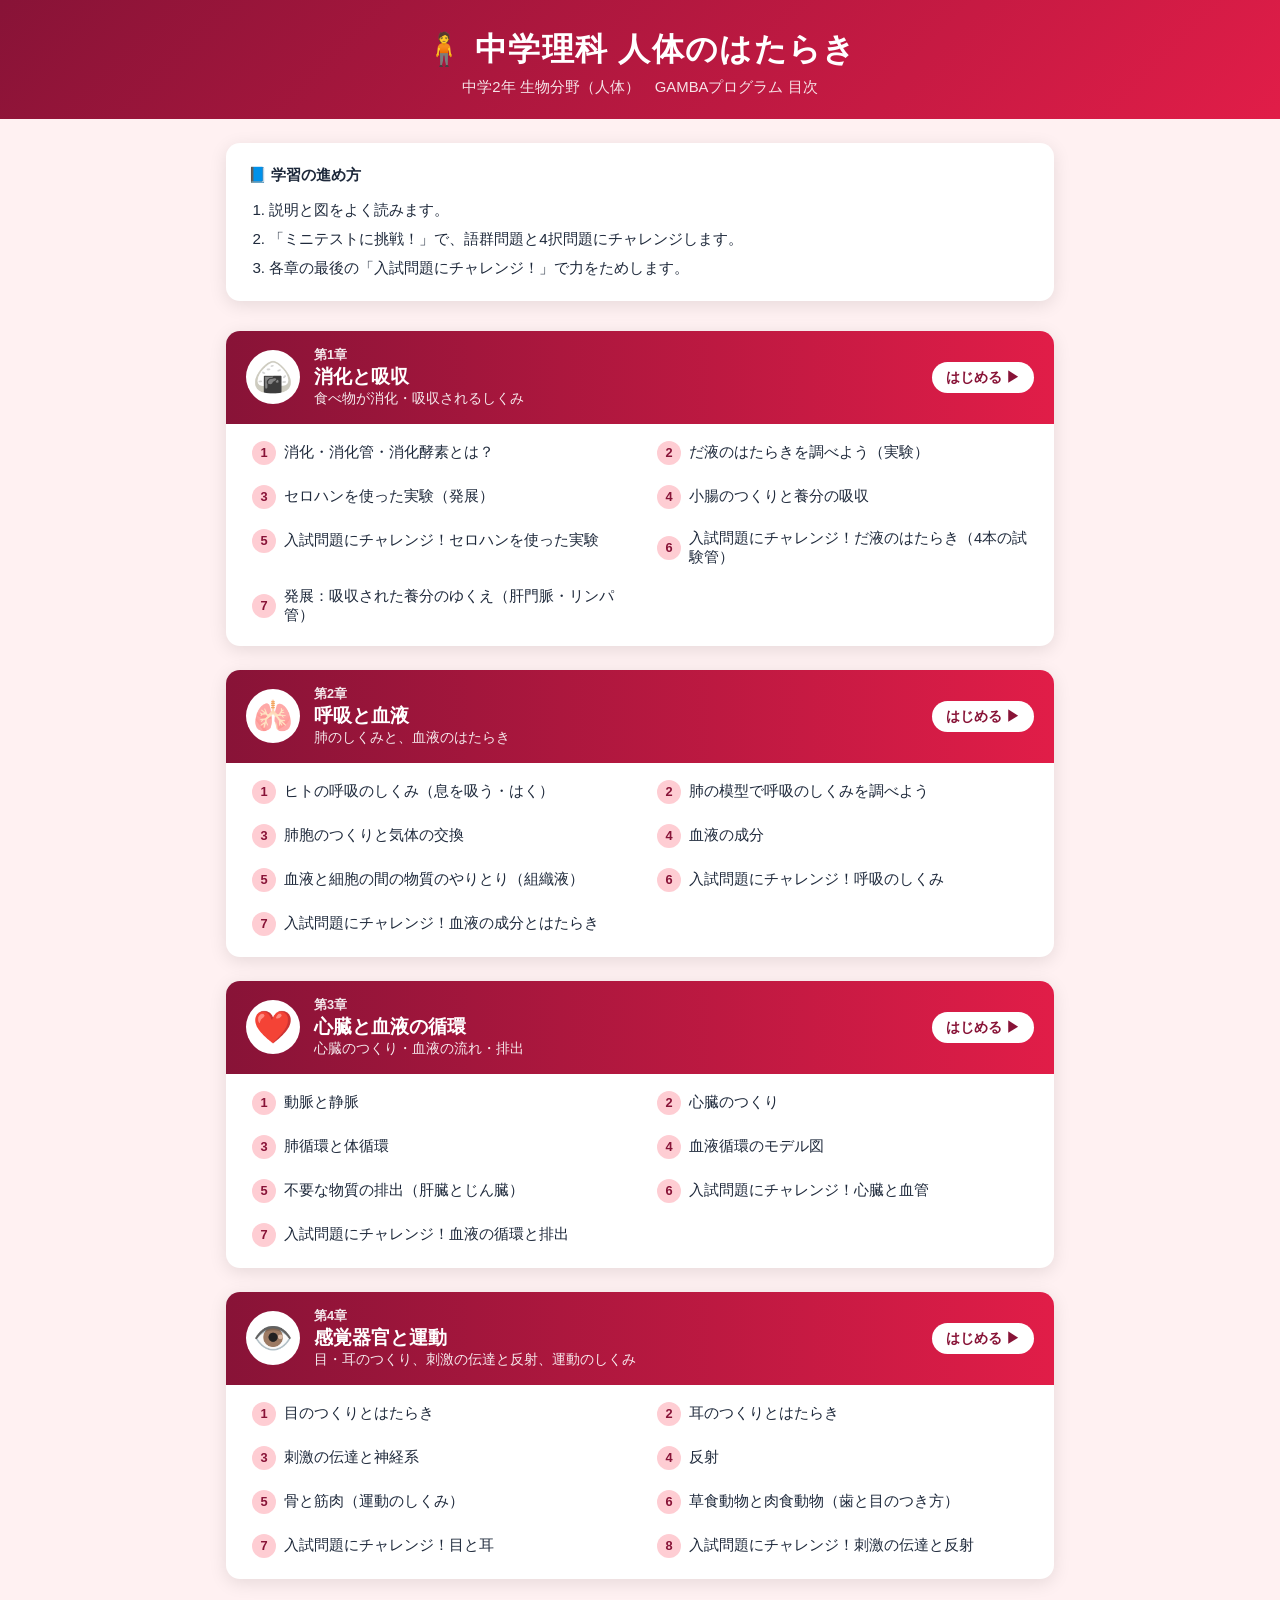
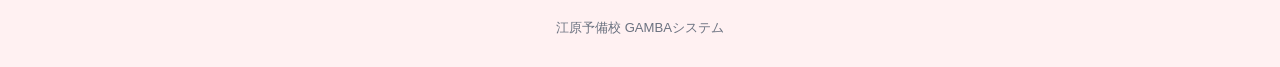
<file: index.html>
<!DOCTYPE html>
<html lang="ja"><head><meta charset="UTF-8">
<meta name="viewport" content="width=device-width,initial-scale=1">
<title>中学理科 人体のはたらき 目次</title>
<style>
:root{
  --pri:#e11d48;--pri-d:#881337;--pri-l:#fecdd3;
  --pink:#db2777;--pink-d:#9d174d;--pink-bg:#fce7f3;
  --gray:#6b7280;--light:#f0fdf4;--card:#fff;
  --radius:14px;--shadow:0 4px 18px rgba(0,0,0,.10);
}
*{box-sizing:border-box;margin:0;padding:0;}
body{background:#fff1f2;font-family:'Helvetica Neue',Arial,'Hiragino Sans',sans-serif;color:#1e293b;}
header{background:linear-gradient(135deg,var(--pri-d),var(--pri));color:#fff;text-align:center;padding:28px 20px 22px;}
header h1{font-size:clamp(1.3rem,4vw,2rem);font-weight:900;letter-spacing:.04em;}
header p{margin-top:6px;font-size:.93rem;opacity:.88;}
.units{max-width:860px;margin:30px auto;padding:0 16px;}
.unit-card{background:var(--card);border-radius:var(--radius);box-shadow:var(--shadow);margin-bottom:32px;overflow:hidden;}
.unit-header{background:linear-gradient(90deg,var(--pri-d),var(--pri));color:#fff;padding:14px 22px;display:flex;align-items:center;gap:12px;}
.unit-num{background:#fff;color:var(--pri-d);font-weight:900;font-size:1.1rem;border-radius:50%;width:36px;height:36px;display:flex;align-items:center;justify-content:center;flex-shrink:0;}
.unit-header h2{font-size:1.1rem;font-weight:800;}
.unit-body{padding:22px;}
.exp-img{margin:14px 0;}
.exp-text{line-height:1.95;font-size:.97rem;margin:10px 0;}
.exp-text p{margin-bottom:.85em;}
.exp-text h3{font-size:.97rem;color:var(--pri-d);margin:1em 0 .5em;border-left:3px solid var(--pri);padding-left:8px;font-weight:800;}
.pt-box{background:#dcfce7;border-left:4px solid #16a34a;border-radius:0 8px 8px 0;padding:11px 15px;margin:10px 0;font-size:.91rem;line-height:1.8;}
.warn-box{background:#fee2e2;border-left:4px solid #dc2626;border-radius:0 8px 8px 0;padding:11px 15px;margin:10px 0;font-size:.91rem;line-height:1.8;}
.memo-box{background:#fff1f2;border-left:4px solid #16a34a;border-radius:0 8px 8px 0;padding:11px 15px;margin:10px 0;font-size:.88rem;line-height:1.8;}
.amber-box{background:#fef3c7;border-left:4px solid #b45309;border-radius:0 8px 8px 0;padding:11px 15px;margin:10px 0;font-size:.91rem;line-height:1.8;}
.info-box{background:#f0fdff;border-left:4px solid #0e7490;border-radius:0 8px 8px 0;padding:11px 15px;margin:10px 0;font-size:.91rem;line-height:1.8;}
.eq-box{background:#f8fafc;border:1.5px solid #e2e8f0;border-radius:10px;padding:14px;margin:10px 0;text-align:center;}
.eq-box .eq{font-size:1rem;font-weight:800;color:var(--pri-d);letter-spacing:.03em;}
.exp-tbl{width:100%;border-collapse:collapse;font-size:.85rem;margin:10px 0;}
.exp-tbl th{background:var(--pri);color:#fff;padding:8px 10px;text-align:left;}
.exp-tbl td{padding:8px 10px;border-bottom:1px solid #e5e7eb;vertical-align:top;line-height:1.65;}
.exp-tbl tr:nth-child(even) td{background:#f9fafb;}
.exp-tbl .nc{font-weight:700;white-space:nowrap;}
.badge-p{background:#dcfce7;color:#14532d;border:1px solid #bbf7d0;font-size:.68rem;font-weight:700;padding:1px 7px;border-radius:10px;display:inline-block;margin-left:4px;}
.kw-list{display:flex;flex-wrap:wrap;gap:8px;margin:10px 0 16px;}
.kw{background:var(--pri-l);color:var(--pri-d);border-radius:20px;padding:4px 14px;font-size:.88rem;font-weight:700;}
/* mini-test toggle */
.mini-btn{display:flex;align-items:center;gap:8px;cursor:pointer;user-select:none;background:var(--pink-bg);border:2.5px solid var(--pink);color:var(--pink-d);font-size:.97rem;font-weight:800;padding:10px 22px;border-radius:40px;margin:14px 0 0;transition:.2s;}
.mini-btn:hover{background:var(--pink);color:#fff;}
.mini-section{display:none;margin-top:16px;background:#fdf2f8;border:2px solid #f9a8d4;border-radius:12px;padding:18px;}
.mini-section.open{display:block;}
.q-block{margin-bottom:22px;}
.q-block h4{font-size:.98rem;font-weight:800;color:var(--pri-d);margin-bottom:10px;}
/* Word bank chips */
.mchips{display:flex;flex-wrap:wrap;gap:8px;margin:8px 0;}
.mchip{background:#fff;border:2.5px solid var(--pink);color:var(--pink-d);border-radius:20px;padding:5px 16px;font-size:.93rem;font-weight:700;cursor:pointer;transition:.18s;}
.mchip:hover{background:var(--pink);color:#fff;}
.mchip.used{opacity:.35;pointer-events:none;}
/* Blanks */
.mdz-row{display:flex;flex-wrap:wrap;align-items:center;gap:8px;margin:8px 0;}
.mdz{display:inline-flex;align-items:center;justify-content:center;min-width:80px;height:36px;border:2.5px dashed var(--pink);border-radius:8px;padding:0 10px;font-size:.93rem;font-weight:700;cursor:pointer;color:var(--pink-d);transition:.18s;background:#fff;}
.mdz.filled{border-style:solid;background:#fce7f3;}
.mdz.correct{border-color:#16a34a;background:#dcfce7;color:#166534;}
.mdz.wrong{border-color:#dc2626;background:#fee2e2;color:#991b1b;}
.mdz-label{font-size:.9rem;color:#374151;}
/* 4択 */
.choice-list{display:grid;grid-template-columns:1fr 1fr;gap:8px;margin:10px 0;}
@media(max-width:480px){.choice-list{grid-template-columns:1fr;}}
.choice-btn{padding:10px 14px;border:2.5px solid #d1d5db;border-radius:10px;background:#fff;font-size:.93rem;cursor:pointer;text-align:left;transition:.18s;}
.choice-btn:hover{border-color:var(--pri);background:var(--pri-l);}
.choice-btn.correct{border-color:#16a34a;background:#dcfce7;color:#166534;font-weight:700;}
.choice-btn.wrong{border-color:#dc2626;background:#fee2e2;color:#991b1b;}
.choice-btn:disabled{cursor:default;}
/* Check / Sample buttons */
.btn-row{display:flex;flex-wrap:wrap;gap:8px;margin-top:10px;}
.check-btn{background:var(--pri);color:#fff;border:none;border-radius:22px;padding:8px 22px;font-size:.93rem;font-weight:700;cursor:pointer;transition:.18s;}
.check-btn:hover{background:var(--pri-d);}
.sample-btn{background:#fff;color:var(--gray);border:2px solid #d1d5db;border-radius:22px;padding:8px 22px;font-size:.93rem;font-weight:700;cursor:pointer;transition:.18s;}
.sample-btn:hover{background:#f3f4f6;}
.msample{display:none;background:#fef9c3;border:1.5px solid #fbbf24;border-radius:8px;padding:8px 14px;font-size:.9rem;margin-top:8px;}
.msample.show{display:block;}
.fb-msg{font-size:.9rem;margin-top:6px;font-weight:600;}
/* Score pips */
.mini-score-row{display:flex;gap:6px;align-items:center;margin-bottom:10px;}
.mini-score-pip{width:14px;height:14px;border-radius:50%;background:#e5e7eb;border:2px solid #d1d5db;transition:.3s;}
.mini-score-pip.pass{background:#16a34a;border-color:#166534;}
/* Pass banner */
.pass-banner{display:none;background:linear-gradient(90deg,#166534,#16a34a);color:#fff;text-align:center;padding:16px;border-radius:10px;margin-top:16px;font-size:1.1rem;font-weight:900;}
.pass-banner.show{display:block;}
canvas#confetti-canvas{position:fixed;top:0;left:0;pointer-events:none;width:100%;height:100%;z-index:9999;}

.intro{max-width:860px;margin:24px auto 0;padding:0 16px;}
.intro-box{background:#fff;border-radius:var(--radius);box-shadow:var(--shadow);padding:18px 22px;line-height:1.9;font-size:.95rem;}
.intro-box ol{margin:6px 0 0 1.4em;}
.ch-card{background:#fff;border-radius:var(--radius);box-shadow:var(--shadow);margin-bottom:24px;overflow:hidden;}
.ch-head{display:flex;align-items:center;gap:14px;padding:16px 20px;background:linear-gradient(90deg,var(--pri-d),var(--pri));color:#fff;text-decoration:none;}
.ch-head:hover{filter:brightness(1.08);}
.ch-emoji{font-size:2rem;background:#fff;border-radius:50%;width:54px;height:54px;display:flex;align-items:center;justify-content:center;flex-shrink:0;}
.ch-txt{display:flex;flex-direction:column;flex:1;}
.ch-no{font-size:.8rem;opacity:.9;font-weight:700;}
.ch-title{font-size:1.2rem;font-weight:900;}
.ch-desc{font-size:.85rem;opacity:.9;}
.ch-go{background:#fff;color:var(--pri-d);font-weight:800;border-radius:20px;padding:6px 14px;font-size:.88rem;white-space:nowrap;}
.ch-units{list-style:none;margin:0;padding:10px 16px 14px;display:grid;grid-template-columns:1fr 1fr;gap:6px 14px;}
@media(max-width:600px){.ch-units{grid-template-columns:1fr;}.ch-go{display:none;}}
.ch-units a{display:flex;align-items:center;gap:8px;padding:7px 10px;border-radius:10px;text-decoration:none;color:#1e293b;font-size:.92rem;}
.ch-units a:hover{background:var(--pri-l);}
.no{background:var(--pri-l);color:var(--pri-d);font-weight:800;border-radius:50%;width:24px;height:24px;display:inline-flex;align-items:center;justify-content:center;font-size:.8rem;flex-shrink:0;}
footer{text-align:center;color:var(--gray);font-size:.82rem;padding:10px 0 30px;}
</style>
</head>
<body>
<header>
  <h1>🧍 中学理科 人体のはたらき</h1>
  <p>中学2年 生物分野（人体）　GAMBAプログラム 目次</p>
</header>
<div class="intro"><div class="intro-box">
<b>📘 学習の進め方</b>
<ol>
<li>説明と図をよく読みます。</li>
<li>「ミニテストに挑戦！」で、語群問題と4択問題にチャレンジします。</li>
<li>各章の最後の「入試問題にチャレンジ！」で力をためします。</li>
</ol>
</div></div>
<div class="units">
<div class="ch-card">
  <a class="ch-head" href="jintai_ch01.html">
    <span class="ch-emoji">🍙</span>
    <span class="ch-txt"><span class="ch-no">第1章</span><span class="ch-title">消化と吸収</span><span class="ch-desc">食べ物が消化・吸収されるしくみ</span></span>
    <span class="ch-go">はじめる ▶</span>
  </a>
  <ul class="ch-units"><li><a href="jintai_ch01.html#card_mt1"><span class="no">1</span>消化・消化管・消化酵素とは？</a></li><li><a href="jintai_ch01.html#card_mt2"><span class="no">2</span>だ液のはたらきを調べよう（実験）</a></li><li><a href="jintai_ch01.html#card_mt3"><span class="no">3</span>セロハンを使った実験（発展）</a></li><li><a href="jintai_ch01.html#card_mt4"><span class="no">4</span>小腸のつくりと養分の吸収</a></li><li><a href="jintai_ch01.html#card_mt5"><span class="no">5</span>入試問題にチャレンジ！セロハンを使った実験</a></li><li><a href="jintai_ch01.html#card_mt6"><span class="no">6</span>入試問題にチャレンジ！だ液のはたらき（4本の試験管）</a></li><li><a href="jintai_ch01.html#card_mt7"><span class="no">7</span>発展：吸収された養分のゆくえ（肝門脈・リンパ管）</a></li></ul>
</div>
<div class="ch-card">
  <a class="ch-head" href="jintai_ch02.html">
    <span class="ch-emoji">🫁</span>
    <span class="ch-txt"><span class="ch-no">第2章</span><span class="ch-title">呼吸と血液</span><span class="ch-desc">肺のしくみと、血液のはたらき</span></span>
    <span class="ch-go">はじめる ▶</span>
  </a>
  <ul class="ch-units"><li><a href="jintai_ch02.html#card_mt1"><span class="no">1</span>ヒトの呼吸のしくみ（息を吸う・はく）</a></li><li><a href="jintai_ch02.html#card_mt2"><span class="no">2</span>肺の模型で呼吸のしくみを調べよう</a></li><li><a href="jintai_ch02.html#card_mt3"><span class="no">3</span>肺胞のつくりと気体の交換</a></li><li><a href="jintai_ch02.html#card_mt4"><span class="no">4</span>血液の成分</a></li><li><a href="jintai_ch02.html#card_mt5"><span class="no">5</span>血液と細胞の間の物質のやりとり（組織液）</a></li><li><a href="jintai_ch02.html#card_mt6"><span class="no">6</span>入試問題にチャレンジ！呼吸のしくみ</a></li><li><a href="jintai_ch02.html#card_mt7"><span class="no">7</span>入試問題にチャレンジ！血液の成分とはたらき</a></li></ul>
</div>
<div class="ch-card">
  <a class="ch-head" href="jintai_ch03.html">
    <span class="ch-emoji">❤️</span>
    <span class="ch-txt"><span class="ch-no">第3章</span><span class="ch-title">心臓と血液の循環</span><span class="ch-desc">心臓のつくり・血液の流れ・排出</span></span>
    <span class="ch-go">はじめる ▶</span>
  </a>
  <ul class="ch-units"><li><a href="jintai_ch03.html#card_mt1"><span class="no">1</span>動脈と静脈</a></li><li><a href="jintai_ch03.html#card_mt2"><span class="no">2</span>心臓のつくり</a></li><li><a href="jintai_ch03.html#card_mt3"><span class="no">3</span>肺循環と体循環</a></li><li><a href="jintai_ch03.html#card_mt4"><span class="no">4</span>血液循環のモデル図</a></li><li><a href="jintai_ch03.html#card_mt5"><span class="no">5</span>不要な物質の排出（肝臓とじん臓）</a></li><li><a href="jintai_ch03.html#card_mt6"><span class="no">6</span>入試問題にチャレンジ！心臓と血管</a></li><li><a href="jintai_ch03.html#card_mt7"><span class="no">7</span>入試問題にチャレンジ！血液の循環と排出</a></li></ul>
</div>
<div class="ch-card">
  <a class="ch-head" href="jintai_ch04.html">
    <span class="ch-emoji">👁️</span>
    <span class="ch-txt"><span class="ch-no">第4章</span><span class="ch-title">感覚器官と運動</span><span class="ch-desc">目・耳のつくり、刺激の伝達と反射、運動のしくみ</span></span>
    <span class="ch-go">はじめる ▶</span>
  </a>
  <ul class="ch-units"><li><a href="jintai_ch04.html#card_mt1"><span class="no">1</span>目のつくりとはたらき</a></li><li><a href="jintai_ch04.html#card_mt2"><span class="no">2</span>耳のつくりとはたらき</a></li><li><a href="jintai_ch04.html#card_mt3"><span class="no">3</span>刺激の伝達と神経系</a></li><li><a href="jintai_ch04.html#card_mt4"><span class="no">4</span>反射</a></li><li><a href="jintai_ch04.html#card_mt5"><span class="no">5</span>骨と筋肉（運動のしくみ）</a></li><li><a href="jintai_ch04.html#card_mt6"><span class="no">6</span>草食動物と肉食動物（歯と目のつき方）</a></li><li><a href="jintai_ch04.html#card_mt7"><span class="no">7</span>入試問題にチャレンジ！目と耳</a></li><li><a href="jintai_ch04.html#card_mt8"><span class="no">8</span>入試問題にチャレンジ！刺激の伝達と反射</a></li></ul>
</div>
</div>
<footer>江原予備校 GAMBAシステム</footer>
</body></html>
</file>
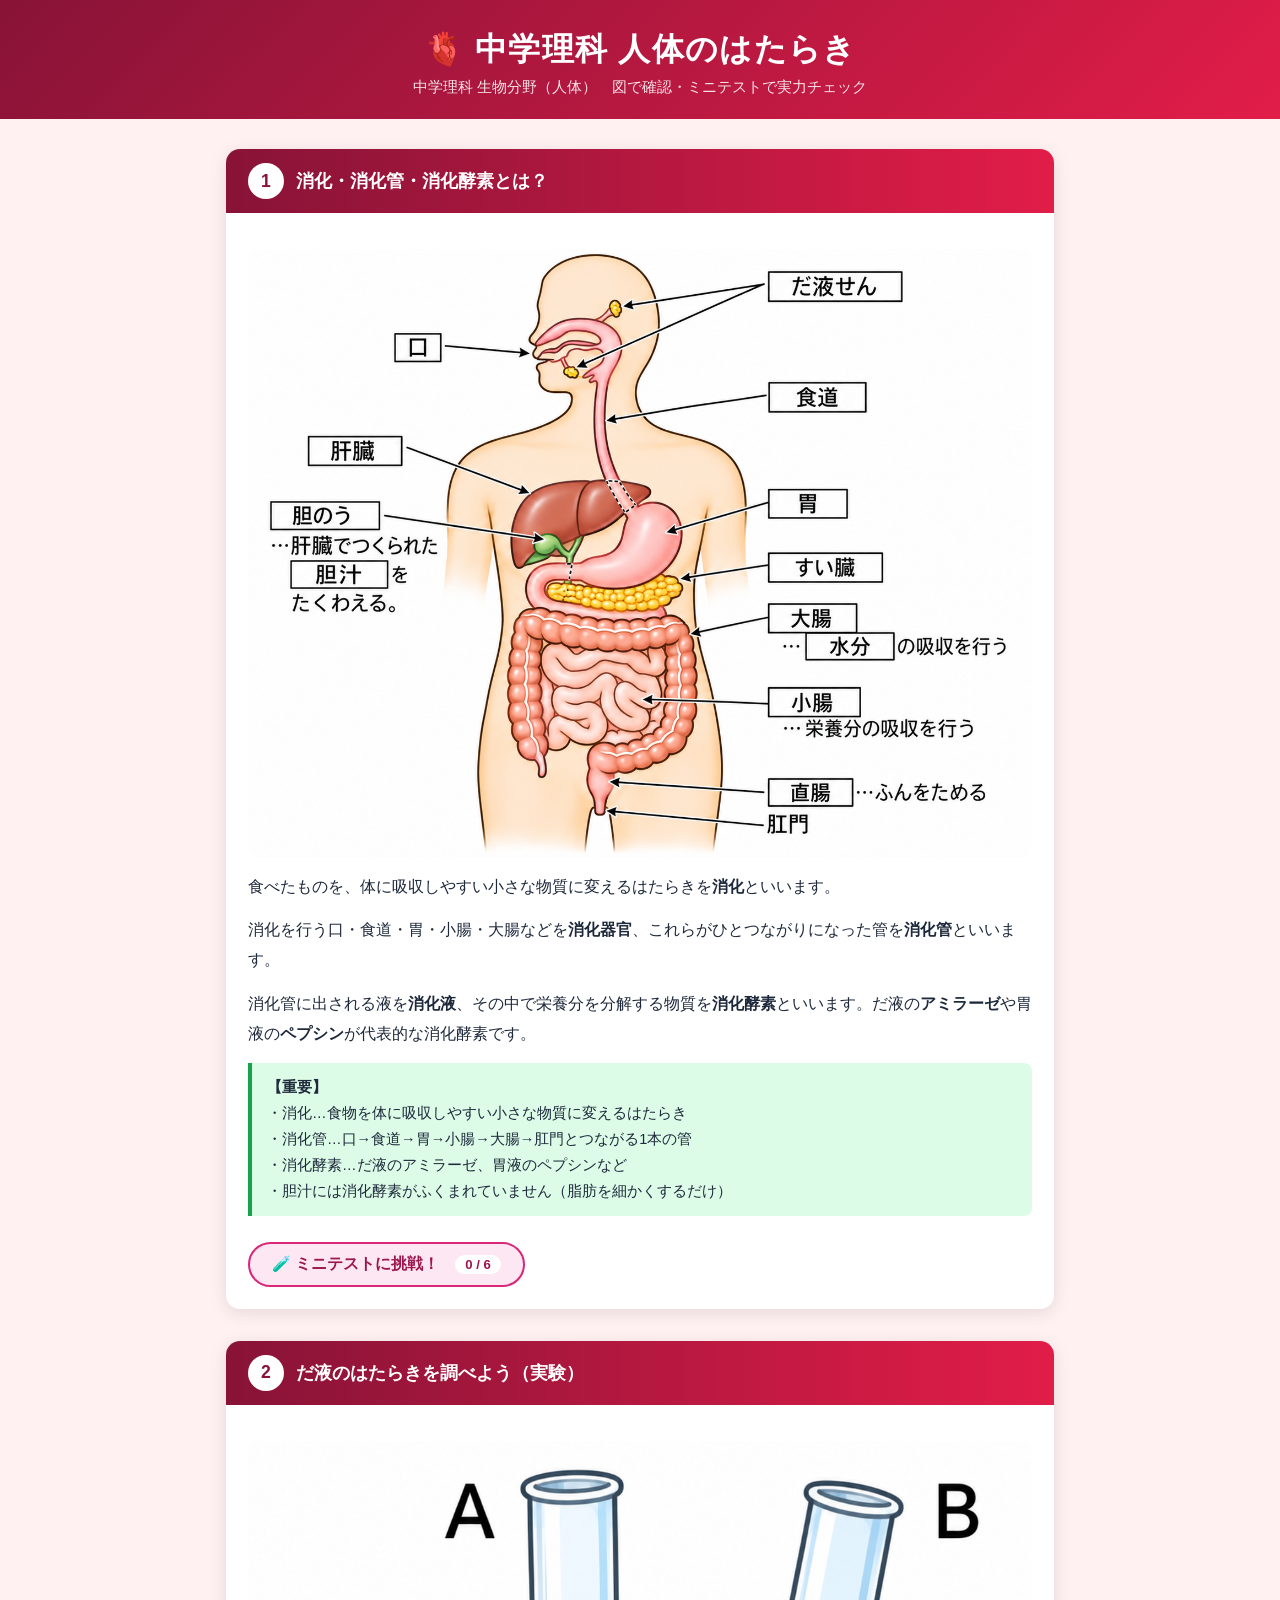
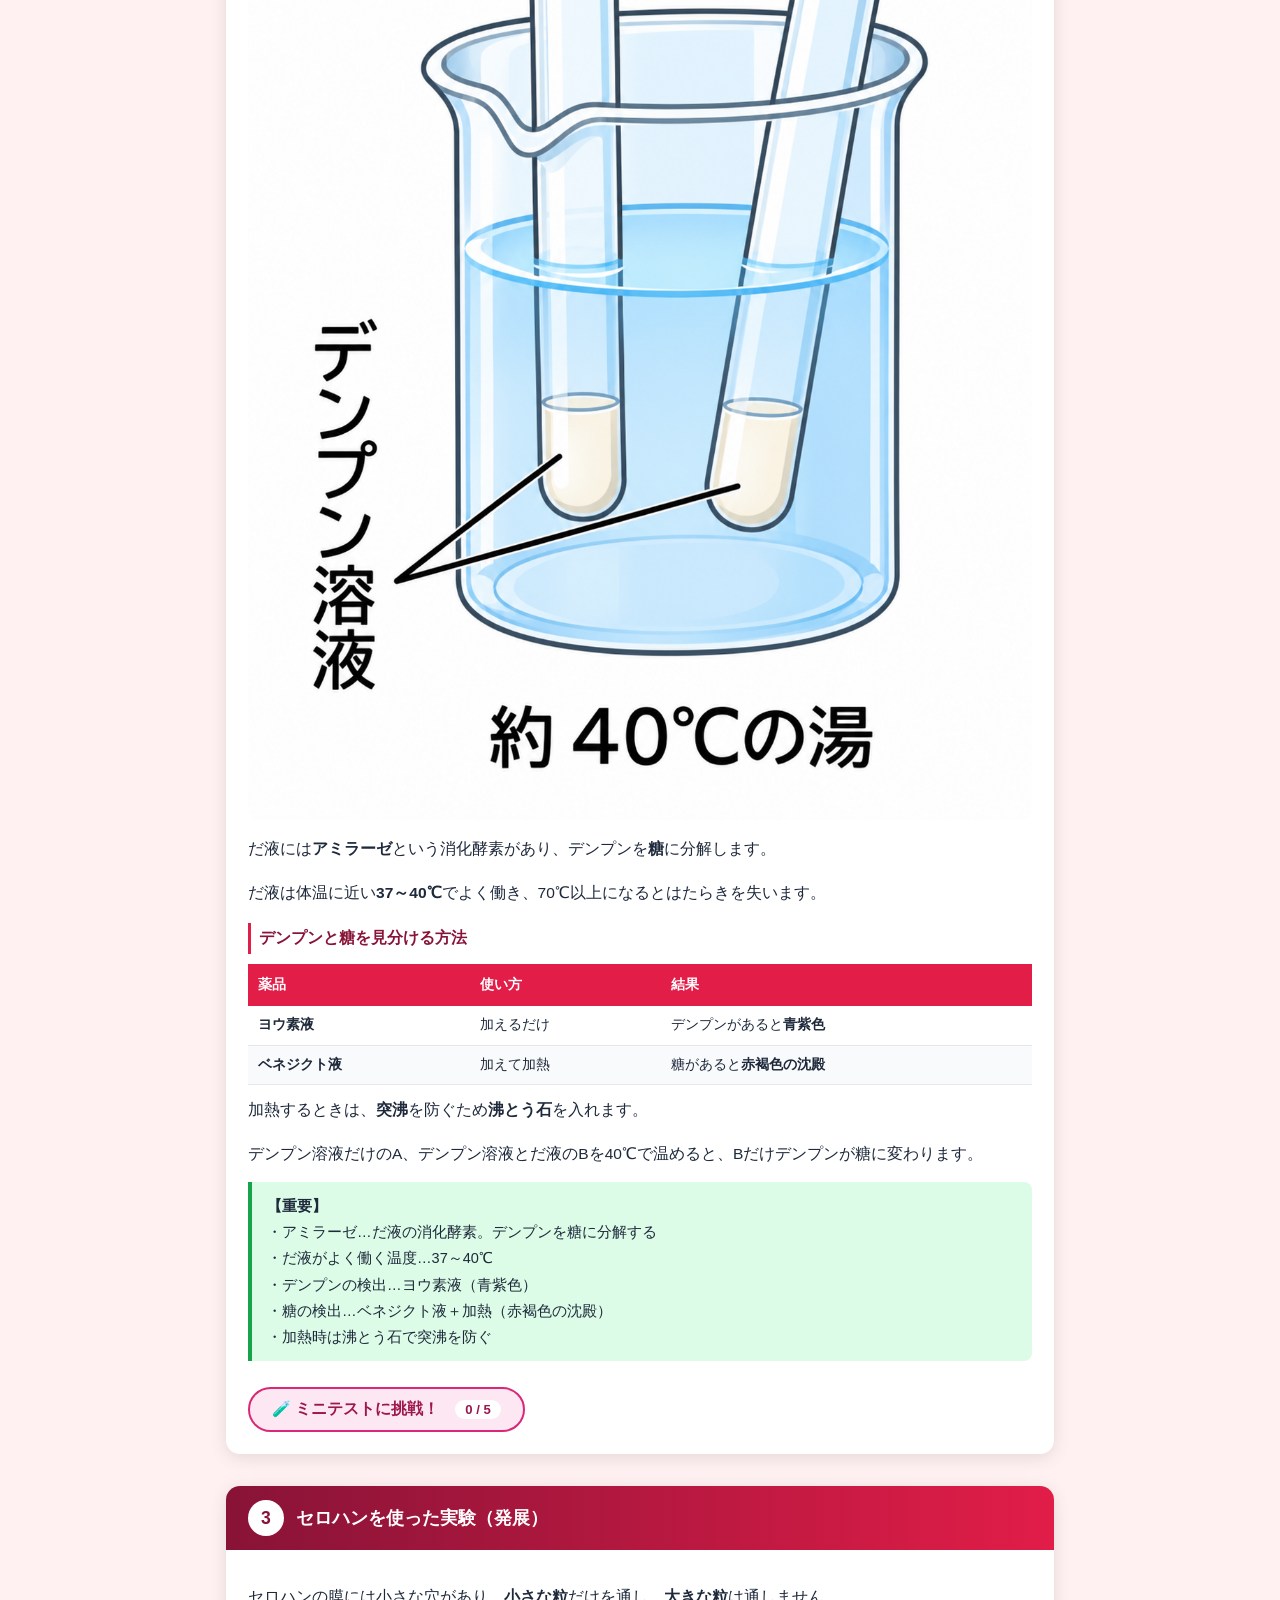
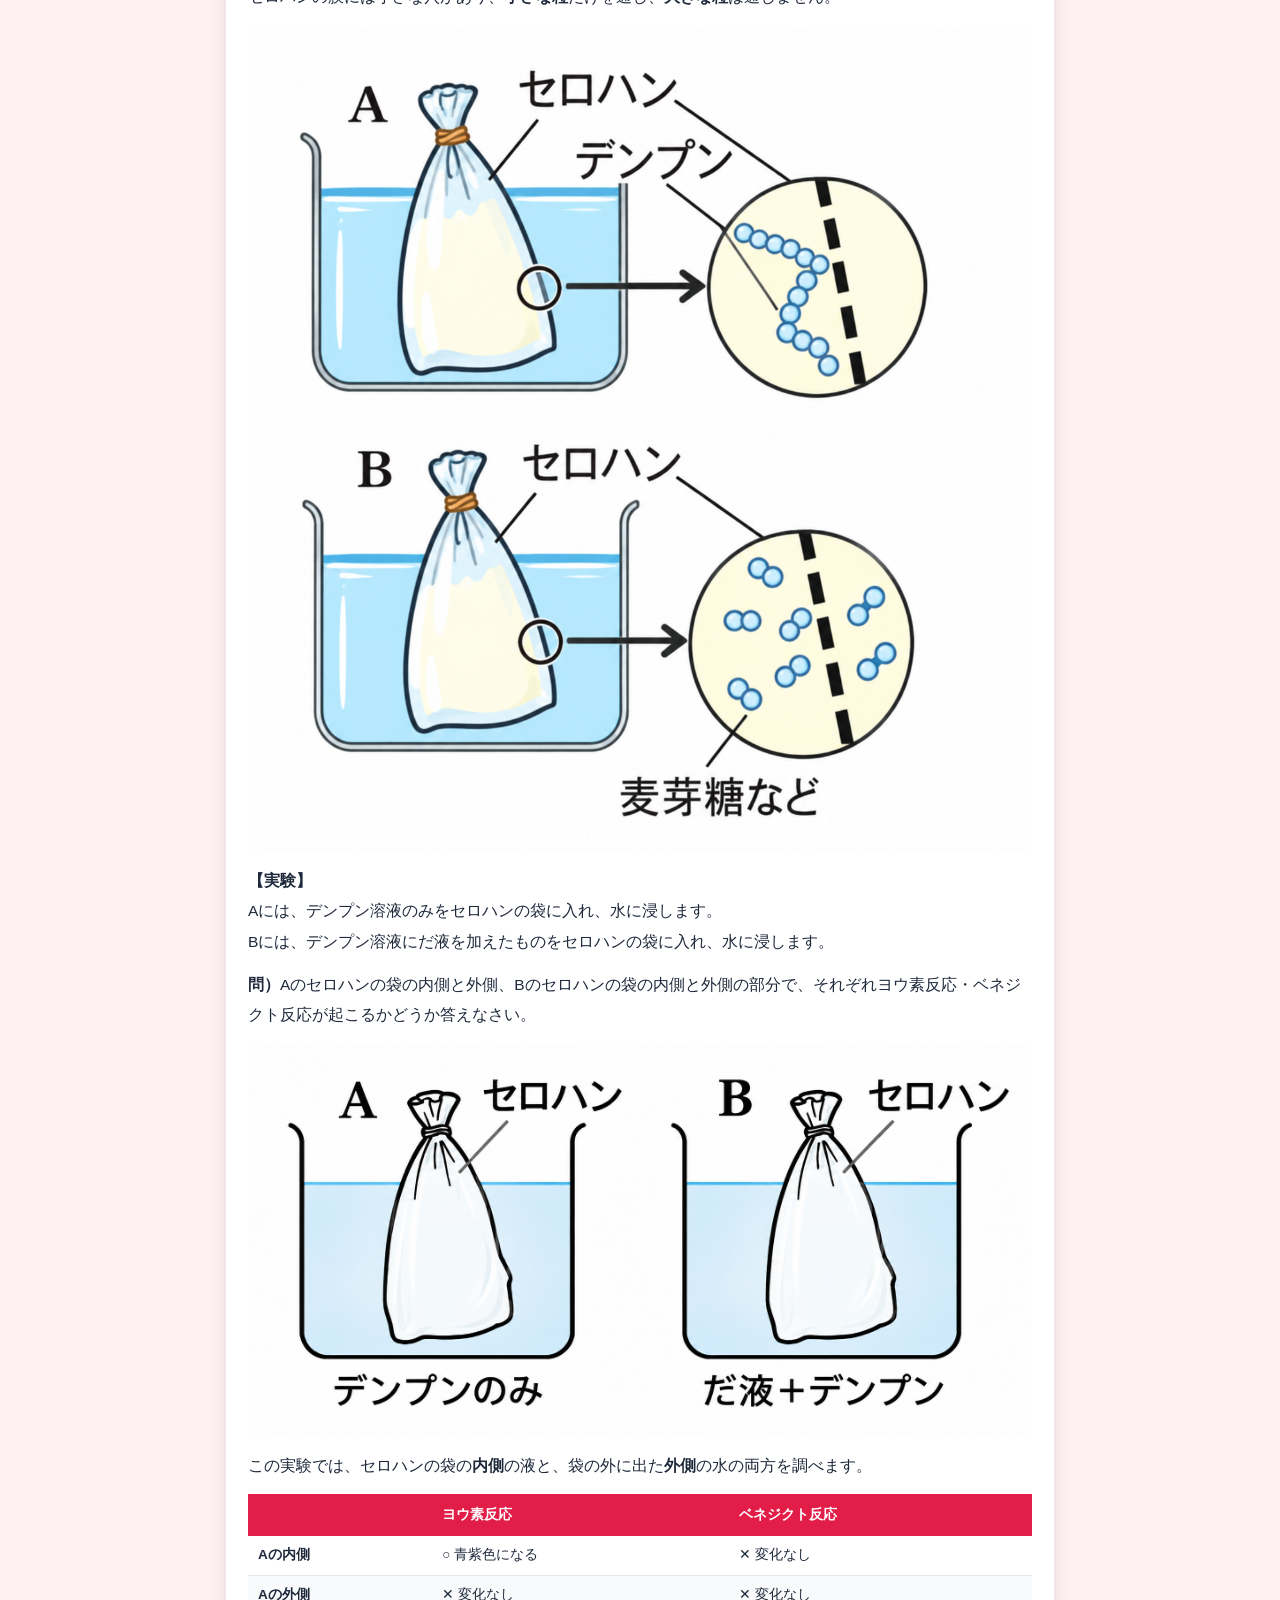
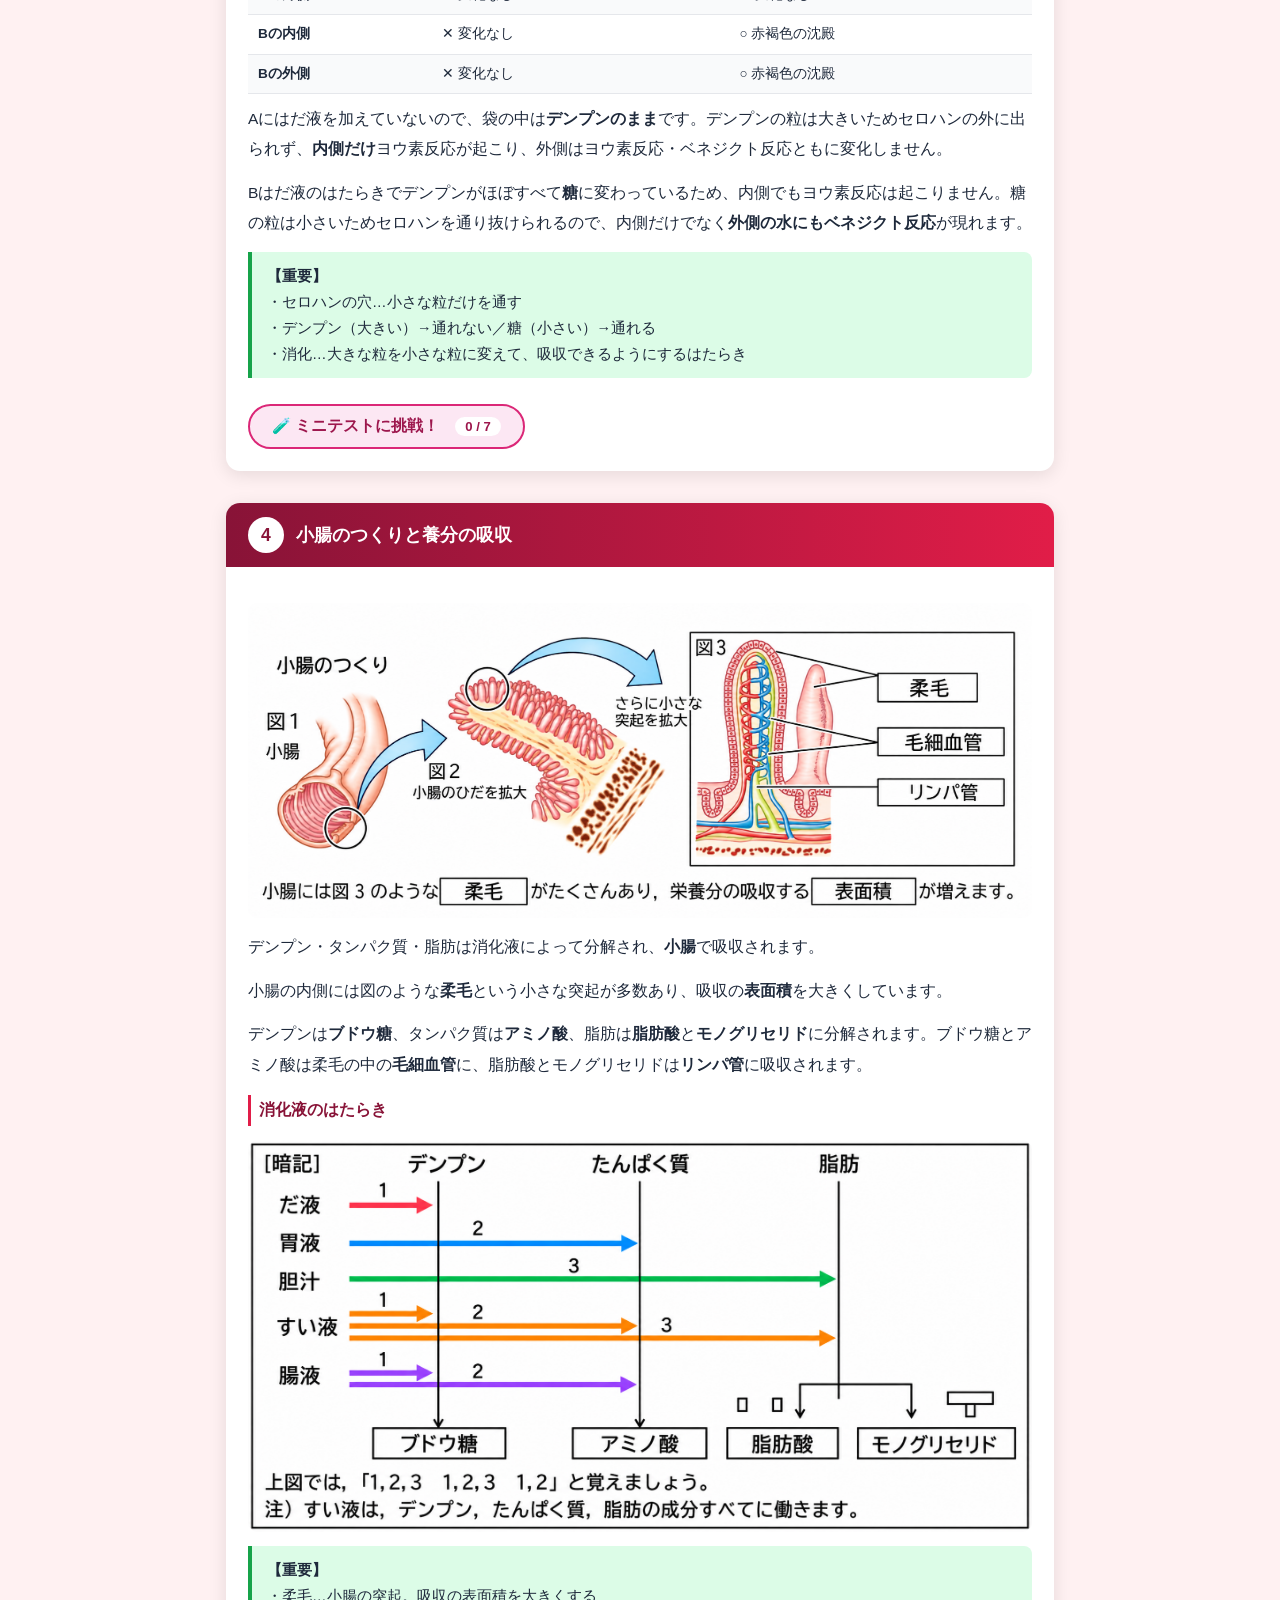
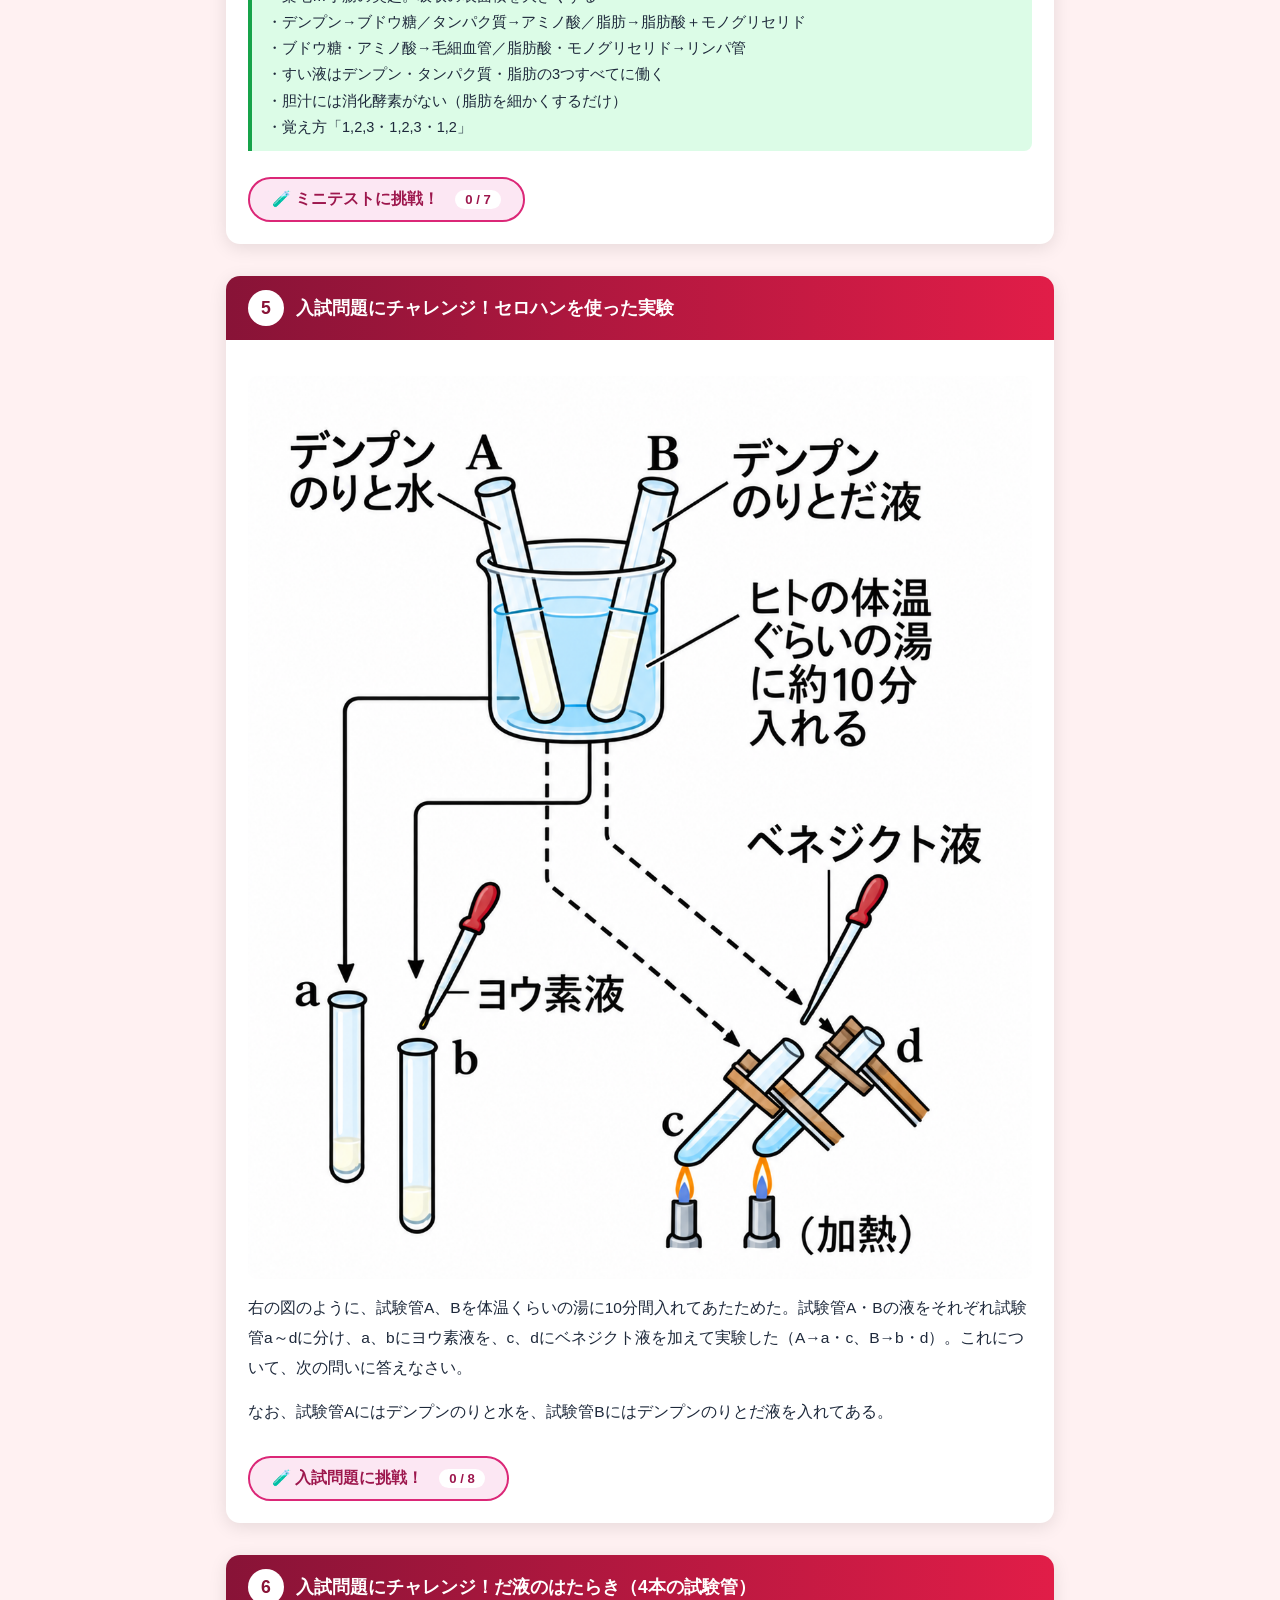
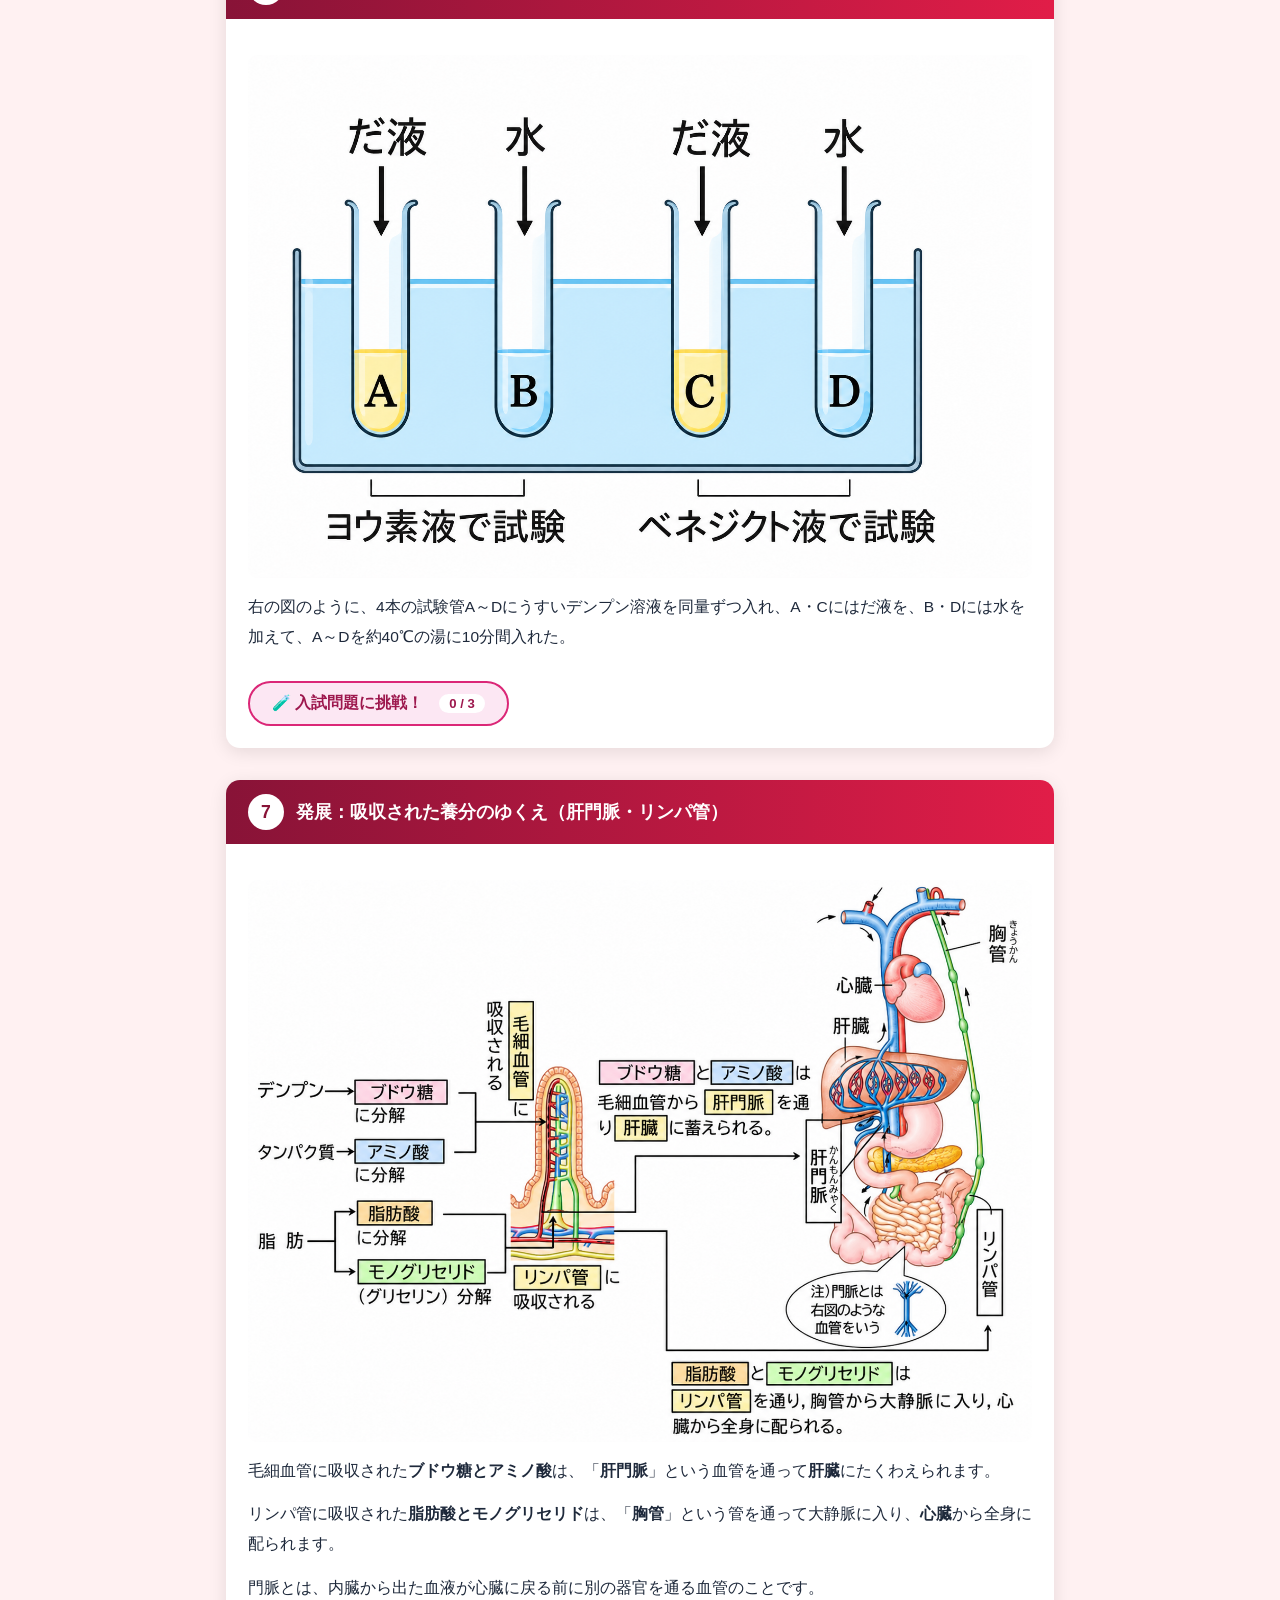
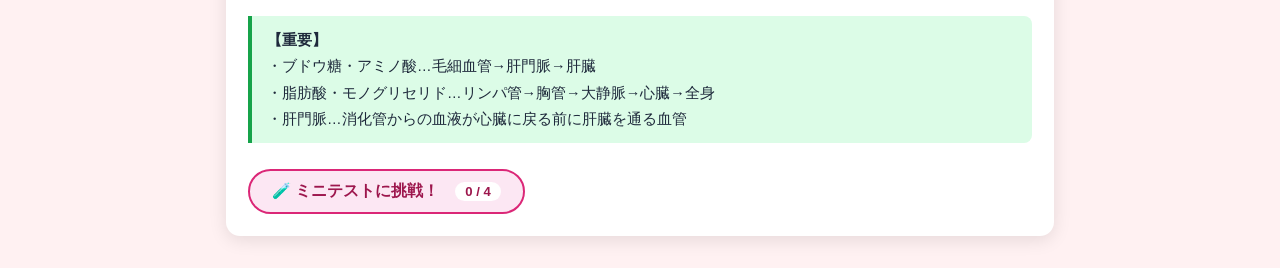
<file: jintai_ch01.html>
<!DOCTYPE html>
<html lang="ja"><head><meta http-equiv="Content-Type" content="text/html; charset=UTF-8">

<meta name="viewport" content="width=device-width,initial-scale=1">
<title>中学理科 人体のはたらき</title>
<style>
:root{
  --pri:#e11d48;--pri-d:#881337;--pri-l:#fecdd3;
  --pink:#db2777;--pink-d:#9d174d;--pink-bg:#fce7f3;
  --gray:#6b7280;--light:#f0fdf4;--card:#fff;
  --radius:14px;--shadow:0 4px 18px rgba(0,0,0,.10);
}
*{box-sizing:border-box;margin:0;padding:0;}
body{background:#fff1f2;font-family:'Helvetica Neue',Arial,'Hiragino Sans',sans-serif;color:#1e293b;}
header{background:linear-gradient(135deg,var(--pri-d),var(--pri));color:#fff;text-align:center;padding:28px 20px 22px;}
header h1{font-size:clamp(1.3rem,4vw,2rem);font-weight:900;letter-spacing:.04em;}
header p{margin-top:6px;font-size:.93rem;opacity:.88;}
.units{max-width:860px;margin:30px auto;padding:0 16px;}
.unit-card{background:var(--card);border-radius:var(--radius);box-shadow:var(--shadow);margin-bottom:32px;overflow:hidden;}
.unit-header{background:linear-gradient(90deg,var(--pri-d),var(--pri));color:#fff;padding:14px 22px;display:flex;align-items:center;gap:12px;}
.unit-num{background:#fff;color:var(--pri-d);font-weight:900;font-size:1.1rem;border-radius:50%;width:36px;height:36px;display:flex;align-items:center;justify-content:center;flex-shrink:0;}
.unit-header h2{font-size:1.1rem;font-weight:800;}
.unit-body{padding:22px;}
.exp-img{margin:14px 0;}
.exp-text{line-height:1.95;font-size:.97rem;margin:10px 0;}
.exp-text p{margin-bottom:.85em;}
.exp-text h3{font-size:.97rem;color:var(--pri-d);margin:1em 0 .5em;border-left:3px solid var(--pri);padding-left:8px;font-weight:800;}
.pt-box{background:#dcfce7;border-left:4px solid #16a34a;border-radius:0 8px 8px 0;padding:11px 15px;margin:10px 0;font-size:.91rem;line-height:1.8;}
.warn-box{background:#fee2e2;border-left:4px solid #dc2626;border-radius:0 8px 8px 0;padding:11px 15px;margin:10px 0;font-size:.91rem;line-height:1.8;}
.memo-box{background:#fff1f2;border-left:4px solid #16a34a;border-radius:0 8px 8px 0;padding:11px 15px;margin:10px 0;font-size:.88rem;line-height:1.8;}
.amber-box{background:#fef3c7;border-left:4px solid #b45309;border-radius:0 8px 8px 0;padding:11px 15px;margin:10px 0;font-size:.91rem;line-height:1.8;}
.info-box{background:#f0fdff;border-left:4px solid #0e7490;border-radius:0 8px 8px 0;padding:11px 15px;margin:10px 0;font-size:.91rem;line-height:1.8;}
.eq-box{background:#f8fafc;border:1.5px solid #e2e8f0;border-radius:10px;padding:14px;margin:10px 0;text-align:center;}
.eq-box .eq{font-size:1rem;font-weight:800;color:var(--pri-d);letter-spacing:.03em;}
.exp-tbl{width:100%;border-collapse:collapse;font-size:.85rem;margin:10px 0;}
.exp-tbl th{background:var(--pri);color:#fff;padding:8px 10px;text-align:left;}
.exp-tbl td{padding:8px 10px;border-bottom:1px solid #e5e7eb;vertical-align:top;line-height:1.65;}
.exp-tbl tr:nth-child(even) td{background:#f9fafb;}
.exp-tbl .nc{font-weight:700;white-space:nowrap;}
.badge-p{background:#dcfce7;color:#14532d;border:1px solid #bbf7d0;font-size:.68rem;font-weight:700;padding:1px 7px;border-radius:10px;display:inline-block;margin-left:4px;}
.kw-list{display:flex;flex-wrap:wrap;gap:8px;margin:10px 0 16px;}
.kw{background:var(--pri-l);color:var(--pri-d);border-radius:20px;padding:4px 14px;font-size:.88rem;font-weight:700;}
/* mini-test toggle */
.mini-btn{display:flex;align-items:center;gap:8px;cursor:pointer;user-select:none;background:var(--pink-bg);border:2.5px solid var(--pink);color:var(--pink-d);font-size:.97rem;font-weight:800;padding:10px 22px;border-radius:40px;margin:14px 0 0;transition:.2s;}
.mini-btn:hover{background:var(--pink);color:#fff;}
.mini-section{display:none;margin-top:16px;background:#fdf2f8;border:2px solid #f9a8d4;border-radius:12px;padding:18px;}
.mini-section.open{display:block;}
.q-block{margin-bottom:22px;}
.q-block h4{font-size:.98rem;font-weight:800;color:var(--pri-d);margin-bottom:10px;}
/* Word bank chips */
.mchips{display:flex;flex-wrap:wrap;gap:8px;margin:8px 0;}
.mchip{background:#fff;border:2.5px solid var(--pink);color:var(--pink-d);border-radius:20px;padding:5px 16px;font-size:.93rem;font-weight:700;cursor:pointer;transition:.18s;}
.mchip:hover{background:var(--pink);color:#fff;}
.mchip.used{opacity:.35;pointer-events:none;}
/* Blanks */
.mdz-row{display:flex;flex-wrap:wrap;align-items:center;gap:8px;margin:8px 0;}
.mdz{display:inline-flex;align-items:center;justify-content:center;min-width:80px;height:36px;border:2.5px dashed var(--pink);border-radius:8px;padding:0 10px;font-size:.93rem;font-weight:700;cursor:pointer;color:var(--pink-d);transition:.18s;background:#fff;}
.mdz.filled{border-style:solid;background:#fce7f3;}
.mdz.correct{border-color:#16a34a;background:#dcfce7;color:#166534;}
.mdz.wrong{border-color:#dc2626;background:#fee2e2;color:#991b1b;}
.mdz-label{font-size:.9rem;color:#374151;}
/* 4択 */
.choice-list{display:grid;grid-template-columns:1fr 1fr;gap:8px;margin:10px 0;}
@media(max-width:480px){.choice-list{grid-template-columns:1fr;}}
.choice-btn{padding:10px 14px;border:2.5px solid #d1d5db;border-radius:10px;background:#fff;font-size:.93rem;cursor:pointer;text-align:left;transition:.18s;}
.choice-btn:hover{border-color:var(--pri);background:var(--pri-l);}
.choice-btn.correct{border-color:#16a34a;background:#dcfce7;color:#166534;font-weight:700;}
.choice-btn.wrong{border-color:#dc2626;background:#fee2e2;color:#991b1b;}
.choice-btn:disabled{cursor:default;}
/* Check / Sample buttons */
.btn-row{display:flex;flex-wrap:wrap;gap:8px;margin-top:10px;}
.check-btn{background:var(--pri);color:#fff;border:none;border-radius:22px;padding:8px 22px;font-size:.93rem;font-weight:700;cursor:pointer;transition:.18s;}
.check-btn:hover{background:var(--pri-d);}
.sample-btn{background:#fff;color:var(--gray);border:2px solid #d1d5db;border-radius:22px;padding:8px 22px;font-size:.93rem;font-weight:700;cursor:pointer;transition:.18s;}
.sample-btn:hover{background:#f3f4f6;}
.msample{display:none;background:#fef9c3;border:1.5px solid #fbbf24;border-radius:8px;padding:8px 14px;font-size:.9rem;margin-top:8px;}
.msample.show{display:block;}
.fb-msg{font-size:.9rem;margin-top:6px;font-weight:600;}
/* Score pips */
.mini-score-row{display:flex;gap:6px;align-items:center;margin-bottom:10px;}
.mini-score-pip{width:14px;height:14px;border-radius:50%;background:#e5e7eb;border:2px solid #d1d5db;transition:.3s;}
.mini-score-pip.pass{background:#16a34a;border-color:#166534;}
/* Pass banner */
.pass-banner{display:none;background:linear-gradient(90deg,#166534,#16a34a);color:#fff;text-align:center;padding:16px;border-radius:10px;margin-top:16px;font-size:1.1rem;font-weight:900;}
.pass-banner.show{display:block;}
canvas#confetti-canvas{position:fixed;top:0;left:0;pointer-events:none;width:100%;height:100%;z-index:9999;}
</style>
</head>
<body>
<canvas id="confetti-canvas"></canvas>
<header>
  <h1>🫀 中学理科 人体のはたらき</h1>
  <p>中学理科 生物分野（人体）　図で確認・ミニテストで実力チェック</p>
</header>
<div class="units">

<div class="unit-card" id="card_mt1">
  <div class="unit-header">
    <div class="unit-num">1</div>
    <h2>消化・消化管・消化酵素とは？</h2>
  </div>
  <div class="unit-body">
    <div class="exp-img"><img src="shoukakan1.png" alt="ヒトの消化器官" style="max-width:100%;border-radius:10px;margin:10px auto;display:block;"></div>
    <div class="exp-text"><p>食べたものを、体に吸収しやすい小さな物質に変えるはたらきを<b>消化</b>といいます。</p>
<p>消化を行う口・食道・胃・小腸・大腸などを<b>消化器官</b>、これらがひとつながりになった管を<b>消化管</b>といいます。</p>
<p>消化管に出される液を<b>消化液</b>、その中で栄養分を分解する物質を<b>消化酵素</b>といいます。だ液の<b>アミラーゼ</b>や胃液の<b>ペプシン</b>が代表的な消化酵素です。</p>
<div class="pt-box"><b>【重要】</b><br>
・消化…食物を体に吸収しやすい小さな物質に変えるはたらき<br>
・消化管…口→食道→胃→小腸→大腸→肛門とつながる1本の管<br>
・消化酵素…だ液のアミラーゼ、胃液のペプシンなど<br>
・胆汁には消化酵素がふくまれていません（脂肪を細かくするだけ）</div>
</div>
    <div class="kw-list"></div>
    <button class="mini-btn" onclick="toggleMini('mt1')">
      🧪 ミニテストに挑戦！
      <span id="mini-badge-mt1" style="background:#fff;color:var(--pink-d);border-radius:12px;padding:2px 10px;font-size:.82rem;margin-left:8px;">0 / 6</span>
    </button>
    <div class="mini-section" id="mini_mt1">
      <div class="mini-score-row" id="pips_mt1"><div class="mini-score-pip" id="pip_mt1_1"></div><div class="mini-score-pip" id="pip_mt1_2"></div><div class="mini-score-pip" id="pip_mt1_3"></div><div class="mini-score-pip" id="pip_mt1_4"></div><div class="mini-score-pip" id="pip_mt1_5"></div><div class="mini-score-pip" id="pip_mt1_6"></div></div>
      <div class="q-block" id="qblock_mt1_q1">
  <h4>Q1. 文中の①〜⑤に当てはまる語句を語群から選んで入れよう。</h4>
  <p style="font-size:.88rem;color:#555;margin-bottom:6px;">食物を体に吸収しやすい小さな物質に変えるはたらきを①という。①を行う器官を②といい、これらがひとつながりになった管を③という。①を行うために分泌される液を④、④の中で栄養分を分解するはたらきをもつ物質を⑤という。</p>
  <div class="mchips" id="chips_mt1_q1"></div>
  <div class="mdz-row">
    <span class="mdz-label">①</span><span class="mdz" id="mdz_mt1_q1_0" onclick="returnChip('mt1',1,0)">&nbsp;</span>
    <span class="mdz-label">②</span><span class="mdz" id="mdz_mt1_q1_1" onclick="returnChip('mt1',1,1)">&nbsp;</span>
    <span class="mdz-label">③</span><span class="mdz" id="mdz_mt1_q1_2" onclick="returnChip('mt1',1,2)">&nbsp;</span>
    <span class="mdz-label">④</span><span class="mdz" id="mdz_mt1_q1_3" onclick="returnChip('mt1',1,3)">&nbsp;</span>
    <span class="mdz-label">⑤</span><span class="mdz" id="mdz_mt1_q1_4" onclick="returnChip('mt1',1,4)">&nbsp;</span>
  </div>
  <div class="btn-row">
    <button class="check-btn" onclick="checkMiniBank('mt1',1)">✔ 答え合わせ</button>
    <button class="sample-btn" onclick="showSample('mt1',1)">💡 答えを見る</button>
  </div>
  <div class="fb-msg" id="fb_mt1_q1"></div>
  <div class="msample" id="samp_mt1_q1">答え: ①=消化 / ②=消化器官 / ③=消化管 / ④=消化液 / ⑤=消化酵素</div>
</div>
<div class="q-block" id="qblock_mt1_q2">
  <h4>Q2. 消化液の中で、消化酵素をふくまないものはどれか。</h4>
  <div class="choice-list" id="choices_mt1_q2">
    <button class="choice-btn" onclick="pick4('mt1',2,0,2,'mt1_q2')">ア：だ液</button>
    <button class="choice-btn" onclick="pick4('mt1',2,1,2,'mt1_q2')">イ：胃液</button>
    <button class="choice-btn" onclick="pick4('mt1',2,2,2,'mt1_q2')">ウ：胆汁</button>
    <button class="choice-btn" onclick="pick4('mt1',2,3,2,'mt1_q2')">エ：すい液</button>
  </div>
  <div class="fb-msg" id="fb_mt1_q2"></div>
  <div class="msample" id="samp_mt1_q2">正解: ウ：胆汁　胆汁には消化酵素がふくまれず、脂肪を細かい粒にして消化酵素が働きやすくする役割をもっています。</div>
</div>
<div class="q-block" id="qblock_mt1_q3">
  <h4>Q3. 消化酵素のはたらきとして正しいのはどれか。</h4>
  <div class="choice-list" id="choices_mt1_q3">
    <button class="choice-btn" onclick="pick4('mt1',3,0,1,'mt1_q3')">ア：エネルギーを作る</button>
    <button class="choice-btn" onclick="pick4('mt1',3,1,1,'mt1_q3')">イ：特定の物質を分解する</button>
    <button class="choice-btn" onclick="pick4('mt1',3,2,1,'mt1_q3')">ウ：水を吸収する</button>
    <button class="choice-btn" onclick="pick4('mt1',3,3,1,'mt1_q3')">エ：血液を作る</button>
  </div>
  <div class="fb-msg" id="fb_mt1_q3"></div>
  <div class="msample" id="samp_mt1_q3">正解: イ：特定の物質を分解する　消化酵素は決まった物質にだけ働き、自分自身は変化しません。</div>
</div>
<div class="q-block" id="qblock_mt1_q4">
  <h4>Q4. アミラーゼがふくまれる消化液はどれか。</h4>
  <div class="choice-list" id="choices_mt1_q4">
    <button class="choice-btn" onclick="pick4('mt1',4,0,1,'mt1_q4')">ア：胃液</button>
    <button class="choice-btn" onclick="pick4('mt1',4,1,1,'mt1_q4')">イ：だ液</button>
    <button class="choice-btn" onclick="pick4('mt1',4,2,1,'mt1_q4')">ウ：胆汁</button>
    <button class="choice-btn" onclick="pick4('mt1',4,3,1,'mt1_q4')">エ：腸液</button>
  </div>
  <div class="fb-msg" id="fb_mt1_q4"></div>
  <div class="msample" id="samp_mt1_q4">正解: イ：だ液　だ液にふくまれるアミラーゼは、デンプンを糖に分解します。</div>
</div>
<div class="q-block" id="qblock_mt1_q5">
  <h4>Q5. ペプシンがふくまれる消化液はどれか。</h4>
  <div class="choice-list" id="choices_mt1_q5">
    <button class="choice-btn" onclick="pick4('mt1',5,0,1,'mt1_q5')">ア：だ液</button>
    <button class="choice-btn" onclick="pick4('mt1',5,1,1,'mt1_q5')">イ：胃液</button>
    <button class="choice-btn" onclick="pick4('mt1',5,2,1,'mt1_q5')">ウ：胆汁</button>
    <button class="choice-btn" onclick="pick4('mt1',5,3,1,'mt1_q5')">エ：すい液</button>
  </div>
  <div class="fb-msg" id="fb_mt1_q5"></div>
  <div class="msample" id="samp_mt1_q5">正解: イ：胃液　胃液にふくまれるペプシンは、タンパク質を分解します。</div>
</div>
<div class="q-block" id="qblock_mt1_q6">
  <h4>Q6. 消化器官の図の①〜⑫に当てはまる語句を語群から選んで入れよう。</h4>
  <div class="exp-img"><img src="shoukakan2.png" alt="ヒトの消化器官（番号あて）" style="max-width:100%;border-radius:10px;margin:6px auto 10px;display:block;"></div>
  <div class="mchips" id="chips_mt1_q6"></div>
  <div class="mdz-row">
    <span class="mdz-label">①</span><span class="mdz" id="mdz_mt1_q6_0" onclick="returnChip('mt1',6,0)">&nbsp;</span>
    <span class="mdz-label">②</span><span class="mdz" id="mdz_mt1_q6_1" onclick="returnChip('mt1',6,1)">&nbsp;</span>
    <span class="mdz-label">③</span><span class="mdz" id="mdz_mt1_q6_2" onclick="returnChip('mt1',6,2)">&nbsp;</span>
    <span class="mdz-label">④</span><span class="mdz" id="mdz_mt1_q6_3" onclick="returnChip('mt1',6,3)">&nbsp;</span>
    <span class="mdz-label">⑤</span><span class="mdz" id="mdz_mt1_q6_4" onclick="returnChip('mt1',6,4)">&nbsp;</span>
    <span class="mdz-label">⑥</span><span class="mdz" id="mdz_mt1_q6_5" onclick="returnChip('mt1',6,5)">&nbsp;</span>
    <span class="mdz-label">⑦</span><span class="mdz" id="mdz_mt1_q6_6" onclick="returnChip('mt1',6,6)">&nbsp;</span>
    <span class="mdz-label">⑧</span><span class="mdz" id="mdz_mt1_q6_7" onclick="returnChip('mt1',6,7)">&nbsp;</span>
    <span class="mdz-label">⑨</span><span class="mdz" id="mdz_mt1_q6_8" onclick="returnChip('mt1',6,8)">&nbsp;</span>
    <span class="mdz-label">⑩</span><span class="mdz" id="mdz_mt1_q6_9" onclick="returnChip('mt1',6,9)">&nbsp;</span>
    <span class="mdz-label">⑪</span><span class="mdz" id="mdz_mt1_q6_10" onclick="returnChip('mt1',6,10)">&nbsp;</span>
    <span class="mdz-label">⑫</span><span class="mdz" id="mdz_mt1_q6_11" onclick="returnChip('mt1',6,11)">&nbsp;</span>
  </div>
  <div class="btn-row">
    <button class="check-btn" onclick="checkMiniBank('mt1',6)">✔ 答え合わせ</button>
    <button class="sample-btn" onclick="showSample('mt1',6)">💡 答えを見る</button>
  </div>
  <div class="fb-msg" id="fb_mt1_q6"></div>
  <div class="msample" id="samp_mt1_q6">答え: ①=口 / ②=だ液せん / ③=食道 / ④=胃 / ⑤=すい臓 / ⑥=大腸 / ⑦=水分 / ⑧=小腸 / ⑨=直腸 / ⑩=胆汁 / ⑪=胆のう / ⑫=肝臓</div>
</div>
      <div class="pass-banner" id="pass_mt1">🎉 この単元クリア！すばらしい！ 🎉</div>
    </div>
  </div>
</div>

<div class="unit-card" id="card_mt2">
  <div class="unit-header">
    <div class="unit-num">2</div>
    <h2>だ液のはたらきを調べよう（実験）</h2>
  </div>
  <div class="unit-body">
    <div class="exp-img"><img src="daeki1.png" alt="だ液のはたらきを調べる実験" style="max-width:100%;border-radius:10px;margin:10px auto;display:block;"></div>
    <div class="exp-text"><p>だ液には<b>アミラーゼ</b>という消化酵素があり、デンプンを<b>糖</b>に分解します。</p>
<p>だ液は体温に近い<b>37～40℃</b>でよく働き、70℃以上になるとはたらきを失います。</p>
<h3>デンプンと糖を見分ける方法</h3>
<table class="exp-tbl">
<thead><tr><th>薬品</th><th>使い方</th><th>結果</th></tr></thead>
<tbody>
<tr><td class="nc">ヨウ素液</td><td>加えるだけ</td><td>デンプンがあると<b>青紫色</b></td></tr>
<tr><td class="nc">ベネジクト液</td><td>加えて加熱</td><td>糖があると<b>赤褐色の沈殿</b></td></tr>
</tbody>
</table>
<p>加熱するときは、<b>突沸</b>を防ぐため<b>沸とう石</b>を入れます。</p>
<p>デンプン溶液だけのA、デンプン溶液とだ液のBを40℃で温めると、Bだけデンプンが糖に変わります。</p>
<div class="pt-box"><b>【重要】</b><br>
・アミラーゼ…だ液の消化酵素。デンプンを糖に分解する<br>
・だ液がよく働く温度…37～40℃<br>
・デンプンの検出…ヨウ素液（青紫色）<br>
・糖の検出…ベネジクト液＋加熱（赤褐色の沈殿）<br>
・加熱時は沸とう石で突沸を防ぐ</div>
</div>
    <div class="kw-list"></div>
    <button class="mini-btn" onclick="toggleMini('mt2')">
      🧪 ミニテストに挑戦！
      <span id="mini-badge-mt2" style="background:#fff;color:var(--pink-d);border-radius:12px;padding:2px 10px;font-size:.82rem;margin-left:8px;">0 / 5</span>
    </button>
    <div class="mini-section" id="mini_mt2">
      <div class="mini-score-row" id="pips_mt2"><div class="mini-score-pip" id="pip_mt2_1"></div><div class="mini-score-pip" id="pip_mt2_2"></div><div class="mini-score-pip" id="pip_mt2_3"></div><div class="mini-score-pip" id="pip_mt2_4"></div><div class="mini-score-pip" id="pip_mt2_5"></div></div>
      <div class="q-block" id="qblock_mt2_q1">
  <h4>Q1. 文中の①〜⑤に当てはまる語句を語群から選んで入れよう。</h4>
  <p style="font-size:.88rem;color:#555;margin-bottom:6px;">だ液にふくまれる消化酵素①は、デンプンを②に分解する。デンプンの検出には③を使い、青紫色に変化する。糖の検出には④を使い、加熱すると赤褐色の沈殿ができる。加熱時は突沸を防ぐため⑤を入れる。</p>
  <div class="mchips" id="chips_mt2_q1"></div>
  <div class="mdz-row">
    <span class="mdz-label">①</span><span class="mdz" id="mdz_mt2_q1_0" onclick="returnChip('mt2',1,0)">&nbsp;</span>
    <span class="mdz-label">②</span><span class="mdz" id="mdz_mt2_q1_1" onclick="returnChip('mt2',1,1)">&nbsp;</span>
    <span class="mdz-label">③</span><span class="mdz" id="mdz_mt2_q1_2" onclick="returnChip('mt2',1,2)">&nbsp;</span>
    <span class="mdz-label">④</span><span class="mdz" id="mdz_mt2_q1_3" onclick="returnChip('mt2',1,3)">&nbsp;</span>
    <span class="mdz-label">⑤</span><span class="mdz" id="mdz_mt2_q1_4" onclick="returnChip('mt2',1,4)">&nbsp;</span>
  </div>
  <div class="btn-row">
    <button class="check-btn" onclick="checkMiniBank('mt2',1)">✔ 答え合わせ</button>
    <button class="sample-btn" onclick="showSample('mt2',1)">💡 答えを見る</button>
  </div>
  <div class="fb-msg" id="fb_mt2_q1"></div>
  <div class="msample" id="samp_mt2_q1">答え: ①=アミラーゼ / ②=糖 / ③=ヨウ素液 / ④=ベネジクト液 / ⑤=沸とう石</div>
</div>
<div class="q-block" id="qblock_mt2_q2">
  <h4>Q2. だ液がもっともよく働く温度はどれか。</h4>
  <div class="choice-list" id="choices_mt2_q2">
    <button class="choice-btn" onclick="pick4('mt2',2,0,2,'mt2_q2')">ア：0℃前後</button>
    <button class="choice-btn" onclick="pick4('mt2',2,1,2,'mt2_q2')">イ：10℃前後</button>
    <button class="choice-btn" onclick="pick4('mt2',2,2,2,'mt2_q2')">ウ：37～40℃</button>
    <button class="choice-btn" onclick="pick4('mt2',2,3,2,'mt2_q2')">エ：100℃以上</button>
  </div>
  <div class="fb-msg" id="fb_mt2_q2"></div>
  <div class="msample" id="samp_mt2_q2">正解: ウ：37～40℃　だ液は体温に近い温度でもっともよく働きます。</div>
</div>
<div class="q-block" id="qblock_mt2_q3">
  <h4>Q3. デンプンがあると青紫色に変化する薬品はどれか。</h4>
  <div class="choice-list" id="choices_mt2_q3">
    <button class="choice-btn" onclick="pick4('mt2',3,0,1,'mt2_q3')">ア：ベネジクト液</button>
    <button class="choice-btn" onclick="pick4('mt2',3,1,1,'mt2_q3')">イ：ヨウ素液</button>
    <button class="choice-btn" onclick="pick4('mt2',3,2,1,'mt2_q3')">ウ：フェノールフタレイン液</button>
    <button class="choice-btn" onclick="pick4('mt2',3,3,1,'mt2_q3')">エ：BTB液</button>
  </div>
  <div class="fb-msg" id="fb_mt2_q3"></div>
  <div class="msample" id="samp_mt2_q3">正解: イ：ヨウ素液　デンプンの検出にはヨウ素液を使います。</div>
</div>
<div class="q-block" id="qblock_mt2_q4">
  <h4>Q4. 糖があると加熱後に赤褐色の沈殿ができる薬品はどれか。</h4>
  <div class="choice-list" id="choices_mt2_q4">
    <button class="choice-btn" onclick="pick4('mt2',4,0,1,'mt2_q4')">ア：ヨウ素液</button>
    <button class="choice-btn" onclick="pick4('mt2',4,1,1,'mt2_q4')">イ：ベネジクト液</button>
    <button class="choice-btn" onclick="pick4('mt2',4,2,1,'mt2_q4')">ウ：塩酸</button>
    <button class="choice-btn" onclick="pick4('mt2',4,3,1,'mt2_q4')">エ：アンモニア水</button>
  </div>
  <div class="fb-msg" id="fb_mt2_q4"></div>
  <div class="msample" id="samp_mt2_q4">正解: イ：ベネジクト液　糖の検出にはベネジクト液を加えて加熱します。</div>
</div>
<div class="q-block" id="qblock_mt2_q5">
  <h4>Q5. 実験で、だ液を加えたのは試験管A・Bのどちらか。</h4>
  <div class="choice-list" id="choices_mt2_q5">
    <button class="choice-btn" onclick="pick4('mt2',5,0,1,'mt2_q5')">ア：試験管A</button>
    <button class="choice-btn" onclick="pick4('mt2',5,1,1,'mt2_q5')">イ：試験管B</button>
    <button class="choice-btn" onclick="pick4('mt2',5,2,1,'mt2_q5')">ウ：どちらも</button>
    <button class="choice-btn" onclick="pick4('mt2',5,3,1,'mt2_q5')">エ：どちらでもない</button>
  </div>
  <div class="fb-msg" id="fb_mt2_q5"></div>
  <div class="msample" id="samp_mt2_q5">正解: イ：試験管B　試験管Bにはデンプン溶液とだ液を入れました。</div>
</div>
      <div class="pass-banner" id="pass_mt2">🎉 この単元クリア！すばらしい！ 🎉</div>
    </div>
  </div>
</div>

<div class="unit-card" id="card_mt3">
  <div class="unit-header">
    <div class="unit-num">3</div>
    <h2>セロハンを使った実験（発展）</h2>
  </div>
  <div class="unit-body">
    <div class="exp-text"><p>セロハンの膜には小さな穴があり、<b>小さな粒</b>だけを通し、<b>大きな粒</b>は通しません。</p>
<div class="exp-img"><img src="daekitoi3.png" alt="セロハンの膜での粒の大きさのちがい" style="max-width:100%;border-radius:10px;margin:10px auto;display:block;"></div>
<p><b>【実験】</b><br>
Aには、デンプン溶液のみをセロハンの袋に入れ、水に浸します。<br>
Bには、デンプン溶液にだ液を加えたものをセロハンの袋に入れ、水に浸します。</p>
<p><b>問）</b>Aのセロハンの袋の内側と外側、Bのセロハンの袋の内側と外側の部分で、それぞれヨウ素反応・ベネジクト反応が起こるかどうか答えなさい。</p>
<div class="exp-img"><img src="daekitoi2.png" alt="セロハンの袋を使った実験（A：デンプンのみ／B：だ液＋デンプン）" style="max-width:100%;border-radius:10px;margin:10px auto;display:block;"></div>
<p>この実験では、セロハンの袋の<b>内側</b>の液と、袋の外に出た<b>外側</b>の水の両方を調べます。</p>
<table class="exp-tbl">
<thead><tr><th></th><th>ヨウ素反応</th><th>ベネジクト反応</th></tr></thead>
<tbody>
<tr><td class="nc">Aの内側</td><td>○ 青紫色になる</td><td>✕ 変化なし</td></tr>
<tr><td class="nc">Aの外側</td><td>✕ 変化なし</td><td>✕ 変化なし</td></tr>
<tr><td class="nc">Bの内側</td><td>✕ 変化なし</td><td>○ 赤褐色の沈殿</td></tr>
<tr><td class="nc">Bの外側</td><td>✕ 変化なし</td><td>○ 赤褐色の沈殿</td></tr>
</tbody>
</table>
<p>Aにはだ液を加えていないので、袋の中は<b>デンプンのまま</b>です。デンプンの粒は大きいためセロハンの外に出られず、<b>内側だけ</b>ヨウ素反応が起こり、外側はヨウ素反応・ベネジクト反応ともに変化しません。</p>
<p>Bはだ液のはたらきでデンプンがほぼすべて<b>糖</b>に変わっているため、内側でもヨウ素反応は起こりません。糖の粒は小さいためセロハンを通り抜けられるので、内側だけでなく<b>外側の水にもベネジクト反応</b>が現れます。</p>
<div class="pt-box"><b>【重要】</b><br>
・セロハンの穴…小さな粒だけを通す<br>
・デンプン（大きい）→通れない／糖（小さい）→通れる<br>
・消化…大きな粒を小さな粒に変えて、吸収できるようにするはたらき</div>
</div>
    <div class="kw-list"></div>
    <button class="mini-btn" onclick="toggleMini('mt3')">
      🧪 ミニテストに挑戦！
      <span id="mini-badge-mt3" style="background:#fff;color:var(--pink-d);border-radius:12px;padding:2px 10px;font-size:.82rem;margin-left:8px;">0 / 7</span>
    </button>
    <div class="mini-section" id="mini_mt3">
      <div class="mini-score-row" id="pips_mt3"><div class="mini-score-pip" id="pip_mt3_1"></div><div class="mini-score-pip" id="pip_mt3_2"></div><div class="mini-score-pip" id="pip_mt3_3"></div><div class="mini-score-pip" id="pip_mt3_4"></div><div class="mini-score-pip" id="pip_mt3_5"></div><div class="mini-score-pip" id="pip_mt3_6"></div><div class="mini-score-pip" id="pip_mt3_7"></div></div>
      <div class="q-block" id="qblock_mt3_q1">
  <h4>Q1. 文中の①〜⑤に当てはまる語句を語群から選んで入れよう。</h4>
  <p style="font-size:.88rem;color:#555;margin-bottom:6px;">セロハンの穴は①な粒だけを通し、②な粒は通さない。Aの袋（③のまま）を入れた水は変化しなかったが、Bの袋（分解された④）を入れた水はベネジクト液で⑤の沈殿ができた。</p>
  <div class="mchips" id="chips_mt3_q1"></div>
  <div class="mdz-row">
    <span class="mdz-label">①</span><span class="mdz" id="mdz_mt3_q1_0" onclick="returnChip('mt3',1,0)">&nbsp;</span>
    <span class="mdz-label">②</span><span class="mdz" id="mdz_mt3_q1_1" onclick="returnChip('mt3',1,1)">&nbsp;</span>
    <span class="mdz-label">③</span><span class="mdz" id="mdz_mt3_q1_2" onclick="returnChip('mt3',1,2)">&nbsp;</span>
    <span class="mdz-label">④</span><span class="mdz" id="mdz_mt3_q1_3" onclick="returnChip('mt3',1,3)">&nbsp;</span>
    <span class="mdz-label">⑤</span><span class="mdz" id="mdz_mt3_q1_4" onclick="returnChip('mt3',1,4)">&nbsp;</span>
  </div>
  <div class="btn-row">
    <button class="check-btn" onclick="checkMiniBank('mt3',1)">✔ 答え合わせ</button>
    <button class="sample-btn" onclick="showSample('mt3',1)">💡 答えを見る</button>
  </div>
  <div class="fb-msg" id="fb_mt3_q1"></div>
  <div class="msample" id="samp_mt3_q1">答え: ①=小さ / ②=大き / ③=デンプン / ④=糖 / ⑤=赤褐色</div>
</div>
<div class="q-block" id="qblock_mt3_q2">
  <h4>Q2. セロハンの穴を通れるのはどちらの粒か。</h4>
  <div class="choice-list" id="choices_mt3_q2">
    <button class="choice-btn" onclick="pick4('mt3',2,0,1,'mt3_q2')">ア：大きい粒</button>
    <button class="choice-btn" onclick="pick4('mt3',2,1,1,'mt3_q2')">イ：小さい粒</button>
    <button class="choice-btn" onclick="pick4('mt3',2,2,1,'mt3_q2')">ウ：どちらも通れない</button>
    <button class="choice-btn" onclick="pick4('mt3',2,3,1,'mt3_q2')">エ：どちらも通れる</button>
  </div>
  <div class="fb-msg" id="fb_mt3_q2"></div>
  <div class="msample" id="samp_mt3_q2">正解: イ：小さい粒　セロハンの穴は小さな粒だけを通します。</div>
</div>
<div class="q-block" id="qblock_mt3_q3">
  <h4>Q3. Aの袋を入れたビーカーの水にベネジクト液を加えて加熱した結果はどれか。</h4>
  <div class="choice-list" id="choices_mt3_q3">
    <button class="choice-btn" onclick="pick4('mt3',3,0,2,'mt3_q3')">ア：青紫色になる</button>
    <button class="choice-btn" onclick="pick4('mt3',3,1,2,'mt3_q3')">イ：赤褐色の沈殿ができる</button>
    <button class="choice-btn" onclick="pick4('mt3',3,2,2,'mt3_q3')">ウ：変化なし</button>
    <button class="choice-btn" onclick="pick4('mt3',3,3,2,'mt3_q3')">エ：白くにごる</button>
  </div>
  <div class="fb-msg" id="fb_mt3_q3"></div>
  <div class="msample" id="samp_mt3_q3">正解: ウ：変化なし　Aの中身はデンプンのままで、セロハンを通れず水の中に出てこないため変化しません。</div>
</div>
<div class="q-block" id="qblock_mt3_q4">
  <h4>Q4. Bの袋を入れたビーカーの水にベネジクト液を加えて加熱した結果はどれか。</h4>
  <div class="choice-list" id="choices_mt3_q4">
    <button class="choice-btn" onclick="pick4('mt3',4,0,1,'mt3_q4')">ア：変化なし</button>
    <button class="choice-btn" onclick="pick4('mt3',4,1,1,'mt3_q4')">イ：赤褐色の沈殿ができる</button>
    <button class="choice-btn" onclick="pick4('mt3',4,2,1,'mt3_q4')">ウ：青紫色になる</button>
    <button class="choice-btn" onclick="pick4('mt3',4,3,1,'mt3_q4')">エ：黒く変色する</button>
  </div>
  <div class="fb-msg" id="fb_mt3_q4"></div>
  <div class="msample" id="samp_mt3_q4">正解: イ：赤褐色の沈殿ができる　Bの中身は糖に分解され、セロハンを通り抜けて水の中に出てきたためです。</div>
</div>
<div class="q-block" id="qblock_mt3_q5">
  <h4>Q5. この実験からわかることとして、もっとも正しいものはどれか。</h4>
  <div class="choice-list" id="choices_mt3_q5">
    <button class="choice-btn" onclick="pick4('mt3',5,0,1,'mt3_q5')">ア：デンプンの粒は消化されても大きさは変わらない</button>
    <button class="choice-btn" onclick="pick4('mt3',5,1,1,'mt3_q5')">イ：消化された物質の粒は、もとの物質より小さくなる</button>
    <button class="choice-btn" onclick="pick4('mt3',5,2,1,'mt3_q5')">ウ：セロハンはすべての粒を通す</button>
    <button class="choice-btn" onclick="pick4('mt3',5,3,1,'mt3_q5')">エ：だ液は温度に関係なく働く</button>
  </div>
  <div class="fb-msg" id="fb_mt3_q5"></div>
  <div class="msample" id="samp_mt3_q5">正解: イ：消化された物質の粒は、もとの物質より小さくなる　デンプン（大きい粒）が消化されて糖（小さい粒）になり、セロハンを通れるようになりました。</div>
</div>
<div class="q-block" id="qblock_mt3_q6">
  <h4>Q6. Aには、デンプン溶液のみをセロハンの袋に入れ、水に浸します。Bには、デンプン溶液にだ液を加えたものをセロハンの袋に入れ、水に浸します。Aのセロハンの袋の内側と外側、Bのセロハンの袋の内側と外側の部分で、それぞれヨウ素反応・ベネジクト反応が起こるかどうかを正しく表しているものはどれか。</h4>
  <div class="choice-list" id="choices_mt3_q6">
    <button class="choice-btn" onclick="pick4('mt3',6,0,1,'mt3_q6')">ア：Aは内側だけヨウ素反応が起こる。Bは内側・外側の両方でベネジクト反応が起こる。</button>
    <button class="choice-btn" onclick="pick4('mt3',6,1,1,'mt3_q6')">イ：Aは内側・外側の両方でヨウ素反応が起こる。Bは内側・外側の両方でベネジクト反応が起こる。</button>
    <button class="choice-btn" onclick="pick4('mt3',6,2,1,'mt3_q6')">ウ：Aは外側だけヨウ素反応が起こる。Bは内側だけベネジクト反応が起こる。</button>
    <button class="choice-btn" onclick="pick4('mt3',6,3,1,'mt3_q6')">エ：AもBも内側・外側とも、どちらの反応も起こらない。</button>
  </div>
  <div class="fb-msg" id="fb_mt3_q6"></div>
  <div class="msample" id="samp_mt3_q6">正解: ア　デンプンの粒は大きいため、セロハンの穴を通り抜けることができません。そのため、Aの<b>内側</b>にはデンプンが残っているのでヨウ素反応（青紫色）が起こりますが、<b>外側</b>の水にはデンプンが出てこないため、内側・外側とも反応は起こりません。<br><br>一方、Bはだ液のアミラーゼによってデンプンが<b>糖（麦芽糖など）</b>に分解されています。糖の粒はデンプンより小さいため、セロハンの穴を通り抜けることができます。そのため、Bは<b>内側だけでなく外側の水にも糖が出てきて</b>、内側・外側の両方でベネジクト反応（赤褐色の沈殿）が起こります。<br><br>この実験から、消化された物質（糖）の粒は、もとの物質（デンプン）の粒より<b>小さくなる</b>ことがわかります。</div>
</div>
<div class="q-block" id="qblock_mt3_q7">
  <h4>Q7. 今度はA・Bの中身を入れ替えます。Aには、デンプン溶液にだ液を加えたものをセロハンの袋に入れ、水に浸します。Bには、デンプン溶液のみをセロハンの袋に入れ、水に浸します。Aのセロハンの袋の内側と外側、Bのセロハンの袋の内側と外側の部分で、それぞれヨウ素反応・ベネジクト反応が起こるかどうかを正しく表しているものはどれか。</h4>
  <div class="exp-img"><img src="daekitoi4.png" alt="セロハンの袋を使った実験（A：だ液＋デンプン／B：デンプンのみ）" style="max-width:100%;border-radius:10px;margin:6px auto 10px;display:block;"></div>
  <div class="choice-list" id="choices_mt3_q7">
    <button class="choice-btn" onclick="pick4('mt3',7,0,0,'mt3_q7')">ア：Aは内側・外側の両方でベネジクト反応が起こる。Bは内側だけヨウ素反応が起こる。</button>
    <button class="choice-btn" onclick="pick4('mt3',7,1,0,'mt3_q7')">イ：Aは内側だけヨウ素反応が起こる。Bは内側・外側の両方でベネジクト反応が起こる。</button>
    <button class="choice-btn" onclick="pick4('mt3',7,2,0,'mt3_q7')">ウ：Aは内側・外側ともヨウ素反応が起こる。Bは内側・外側ともベネジクト反応が起こる。</button>
    <button class="choice-btn" onclick="pick4('mt3',7,3,0,'mt3_q7')">エ：AもBも内側・外側とも、どちらの反応も起こらない。</button>
  </div>
  <div class="fb-msg" id="fb_mt3_q7"></div>
  <div class="msample" id="samp_mt3_q7">正解: ア　今度はAにだ液が入っています。Aの中のデンプンはすでに<b>糖</b>に分解されているので、糖の粒はセロハンの穴を通り抜けられます。そのため、Aは<b>内側だけでなく外側の水にもベネジクト反応</b>（赤褐色の沈殿）が起こります。<br><br>一方Bはデンプン溶液のみなので、デンプンの粒が大きくセロハンを通れず、<b>内側だけ</b>ヨウ素反応（青紫色）が起こります。<br><br>A・Bどちらに何が入っているかをよく確認しないと、前の問題と同じ答え（イ）を選んでしまうミスが起こりやすいので注意しましょう。大切なのは記号ではなく、<b>だ液が入っているかどうか</b>です。</div>
</div>
      <div class="pass-banner" id="pass_mt3">🎉 この単元クリア！すばらしい！ 🎉</div>
    </div>
  </div>
</div>

<div class="unit-card" id="card_mt4">
  <div class="unit-header">
    <div class="unit-num">4</div>
    <h2>小腸のつくりと養分の吸収</h2>
  </div>
  <div class="unit-body">
    <div class="exp-img"><img src="shouchou1.png" alt="小腸のつくり（柔毛・毛細血管・リンパ管）" style="max-width:100%;border-radius:10px;margin:10px auto;display:block;"></div>
    <div class="exp-text"><p>デンプン・タンパク質・脂肪は消化液によって分解され、<b>小腸</b>で吸収されます。</p>
<p>小腸の内側には図のような<b>柔毛</b>という小さな突起が多数あり、吸収の<b>表面積</b>を大きくしています。</p>
<p>デンプンは<b>ブドウ糖</b>、タンパク質は<b>アミノ酸</b>、脂肪は<b>脂肪酸</b>と<b>モノグリセリド</b>に分解されます。ブドウ糖とアミノ酸は柔毛の中の<b>毛細血管</b>に、脂肪酸とモノグリセリドは<b>リンパ管</b>に吸収されます。</p>
<h3>消化液のはたらき</h3>
<div class="exp-img"><img src="shouchou7.png" alt="消化液によるデンプン・タンパク質・脂肪の分解（1,2,3の覚え方）" style="max-width:100%;border-radius:10px;margin:10px auto;display:block;"></div>
<div class="pt-box"><b>【重要】</b><br>
・柔毛…小腸の突起。吸収の表面積を大きくする<br>
・デンプン→ブドウ糖／タンパク質→アミノ酸／脂肪→脂肪酸＋モノグリセリド<br>
・ブドウ糖・アミノ酸→毛細血管／脂肪酸・モノグリセリド→リンパ管<br>
・すい液はデンプン・タンパク質・脂肪の3つすべてに働く<br>
・胆汁には消化酵素がない（脂肪を細かくするだけ）<br>
・覚え方「1,2,3・1,2,3・1,2」</div>
</div>
    <div class="kw-list"></div>
    <button class="mini-btn" onclick="toggleMini('mt4')">
      🧪 ミニテストに挑戦！
      <span id="mini-badge-mt4" style="background:#fff;color:var(--pink-d);border-radius:12px;padding:2px 10px;font-size:.82rem;margin-left:8px;">0 / 7</span>
    </button>
    <div class="mini-section" id="mini_mt4">
      <div class="mini-score-row" id="pips_mt4"><div class="mini-score-pip" id="pip_mt4_1"></div><div class="mini-score-pip" id="pip_mt4_2"></div><div class="mini-score-pip" id="pip_mt4_3"></div><div class="mini-score-pip" id="pip_mt4_4"></div><div class="mini-score-pip" id="pip_mt4_5"></div><div class="mini-score-pip" id="pip_mt4_6"></div><div class="mini-score-pip" id="pip_mt4_7"></div></div>
      <div class="q-block" id="qblock_mt4_q1">
  <h4>Q1. 文中の①〜⑤に当てはまる語句を語群から選んで入れよう。</h4>
  <p style="font-size:.88rem;color:#555;margin-bottom:6px;">小腸の内側には①という突起があり、吸収の②を大きくしている。デンプンは③に、タンパク質は④に、脂肪は⑤とモノグリセリドに分解されて吸収される。</p>
  <div class="mchips" id="chips_mt4_q1"></div>
  <div class="mdz-row">
    <span class="mdz-label">①</span><span class="mdz" id="mdz_mt4_q1_0" onclick="returnChip('mt4',1,0)">&nbsp;</span>
    <span class="mdz-label">②</span><span class="mdz" id="mdz_mt4_q1_1" onclick="returnChip('mt4',1,1)">&nbsp;</span>
    <span class="mdz-label">③</span><span class="mdz" id="mdz_mt4_q1_2" onclick="returnChip('mt4',1,2)">&nbsp;</span>
    <span class="mdz-label">④</span><span class="mdz" id="mdz_mt4_q1_3" onclick="returnChip('mt4',1,3)">&nbsp;</span>
    <span class="mdz-label">⑤</span><span class="mdz" id="mdz_mt4_q1_4" onclick="returnChip('mt4',1,4)">&nbsp;</span>
  </div>
  <div class="btn-row">
    <button class="check-btn" onclick="checkMiniBank('mt4',1)">✔ 答え合わせ</button>
    <button class="sample-btn" onclick="showSample('mt4',1)">💡 答えを見る</button>
  </div>
  <div class="fb-msg" id="fb_mt4_q1"></div>
  <div class="msample" id="samp_mt4_q1">答え: ①=柔毛 / ②=表面積 / ③=ブドウ糖 / ④=アミノ酸 / ⑤=脂肪酸</div>
</div>
<div class="q-block" id="qblock_mt4_q2">
  <h4>Q2. 柔毛の役割はどれか。</h4>
  <div class="choice-list" id="choices_mt4_q2">
    <button class="choice-btn" onclick="pick4('mt4',2,0,1,'mt4_q2')">ア：消化液を分泌する</button>
    <button class="choice-btn" onclick="pick4('mt4',2,1,1,'mt4_q2')">イ：吸収の表面積を大きくする</button>
    <button class="choice-btn" onclick="pick4('mt4',2,2,1,'mt4_q2')">ウ：食べ物を分解する</button>
    <button class="choice-btn" onclick="pick4('mt4',2,3,1,'mt4_q2')">エ：血液を作る</button>
  </div>
  <div class="fb-msg" id="fb_mt4_q2"></div>
  <div class="msample" id="samp_mt4_q2">正解: イ：吸収の表面積を大きくする　柔毛が無数にあることで、効率よく養分を吸収できます。</div>
</div>
<div class="q-block" id="qblock_mt4_q3">
  <h4>Q3. デンプンは最終的に何になるか。</h4>
  <div class="choice-list" id="choices_mt4_q3">
    <button class="choice-btn" onclick="pick4('mt4',3,0,2,'mt4_q3')">ア：アミノ酸</button>
    <button class="choice-btn" onclick="pick4('mt4',3,1,2,'mt4_q3')">イ：脂肪酸</button>
    <button class="choice-btn" onclick="pick4('mt4',3,2,2,'mt4_q3')">ウ：ブドウ糖</button>
    <button class="choice-btn" onclick="pick4('mt4',3,3,2,'mt4_q3')">エ：尿素</button>
  </div>
  <div class="fb-msg" id="fb_mt4_q3"></div>
  <div class="msample" id="samp_mt4_q3">正解: ウ：ブドウ糖　デンプンは最終的にブドウ糖に分解されます。</div>
</div>
<div class="q-block" id="qblock_mt4_q4">
  <h4>Q4. デンプン・タンパク質・脂肪の3つすべてに働く消化液はどれか。</h4>
  <div class="choice-list" id="choices_mt4_q4">
    <button class="choice-btn" onclick="pick4('mt4',4,0,2,'mt4_q4')">ア：だ液</button>
    <button class="choice-btn" onclick="pick4('mt4',4,1,2,'mt4_q4')">イ：胃液</button>
    <button class="choice-btn" onclick="pick4('mt4',4,2,2,'mt4_q4')">ウ：すい液</button>
    <button class="choice-btn" onclick="pick4('mt4',4,3,2,'mt4_q4')">エ：胆汁</button>
  </div>
  <div class="fb-msg" id="fb_mt4_q4"></div>
  <div class="msample" id="samp_mt4_q4">正解: ウ：すい液　すい液はデンプン・タンパク質・脂肪のすべてを分解できます。</div>
</div>
<div class="q-block" id="qblock_mt4_q5">
  <h4>Q5. 脂肪は最終的に何に分解されるか。</h4>
  <div class="choice-list" id="choices_mt4_q5">
    <button class="choice-btn" onclick="pick4('mt4',5,0,1,'mt4_q5')">ア：ブドウ糖とアミノ酸</button>
    <button class="choice-btn" onclick="pick4('mt4',5,1,1,'mt4_q5')">イ：脂肪酸とモノグリセリド</button>
    <button class="choice-btn" onclick="pick4('mt4',5,2,1,'mt4_q5')">ウ：デンプンと糖</button>
    <button class="choice-btn" onclick="pick4('mt4',5,3,1,'mt4_q5')">エ：尿素と水</button>
  </div>
  <div class="fb-msg" id="fb_mt4_q5"></div>
  <div class="msample" id="samp_mt4_q5">正解: イ：脂肪酸とモノグリセリド　脂肪は脂肪酸とモノグリセリド（グリセリン）に分解されます。</div>
</div>
<div class="q-block" id="qblock_mt4_q6">
  <h4>Q6. 小腸のつくりの図の①〜⑤に当てはまる語句を語群から選んで入れよう。</h4>
  <div class="exp-img"><img src="shouchou2.png" alt="小腸のつくり（番号あて）" style="max-width:100%;border-radius:10px;margin:6px auto 10px;display:block;"></div>
  <div class="mchips" id="chips_mt4_q6"></div>
  <div class="mdz-row">
    <span class="mdz-label">①</span><span class="mdz" id="mdz_mt4_q6_0" onclick="returnChip('mt4',6,0)">&nbsp;</span>
    <span class="mdz-label">②</span><span class="mdz" id="mdz_mt4_q6_1" onclick="returnChip('mt4',6,1)">&nbsp;</span>
    <span class="mdz-label">③</span><span class="mdz" id="mdz_mt4_q6_2" onclick="returnChip('mt4',6,2)">&nbsp;</span>
    <span class="mdz-label">④</span><span class="mdz" id="mdz_mt4_q6_3" onclick="returnChip('mt4',6,3)">&nbsp;</span>
    <span class="mdz-label">⑤</span><span class="mdz" id="mdz_mt4_q6_4" onclick="returnChip('mt4',6,4)">&nbsp;</span>
  </div>
  <div class="btn-row">
    <button class="check-btn" onclick="checkMiniBank('mt4',6)">✔ 答え合わせ</button>
    <button class="sample-btn" onclick="showSample('mt4',6)">💡 答えを見る</button>
  </div>
  <div class="fb-msg" id="fb_mt4_q6"></div>
  <div class="msample" id="samp_mt4_q6">答え: ①=柔毛 / ②=毛細血管 / ③=リンパ管 / ④=柔毛 / ⑤=表面積</div>
</div>
<div class="q-block" id="qblock_mt4_q7">
  <h4>Q7. 消化液のはたらきの図の①〜⑩に当てはまる語句を語群から選んで入れよう。</h4>
  <div class="exp-img"><img src="shouchou6.png" alt="消化液によるデンプン・タンパク質・脂肪の分解（番号あて）" style="max-width:100%;border-radius:10px;margin:6px auto 10px;display:block;"></div>
  <div class="mchips" id="chips_mt4_q7"></div>
  <div class="mdz-row">
    <span class="mdz-label">①</span><span class="mdz" id="mdz_mt4_q7_0" onclick="returnChip('mt4',7,0)">&nbsp;</span>
    <span class="mdz-label">②</span><span class="mdz" id="mdz_mt4_q7_1" onclick="returnChip('mt4',7,1)">&nbsp;</span>
    <span class="mdz-label">③</span><span class="mdz" id="mdz_mt4_q7_2" onclick="returnChip('mt4',7,2)">&nbsp;</span>
    <span class="mdz-label">④</span><span class="mdz" id="mdz_mt4_q7_3" onclick="returnChip('mt4',7,3)">&nbsp;</span>
    <span class="mdz-label">⑤</span><span class="mdz" id="mdz_mt4_q7_4" onclick="returnChip('mt4',7,4)">&nbsp;</span>
    <span class="mdz-label">⑥</span><span class="mdz" id="mdz_mt4_q7_5" onclick="returnChip('mt4',7,5)">&nbsp;</span>
    <span class="mdz-label">⑦</span><span class="mdz" id="mdz_mt4_q7_6" onclick="returnChip('mt4',7,6)">&nbsp;</span>
    <span class="mdz-label">⑧</span><span class="mdz" id="mdz_mt4_q7_7" onclick="returnChip('mt4',7,7)">&nbsp;</span>
    <span class="mdz-label">⑨</span><span class="mdz" id="mdz_mt4_q7_8" onclick="returnChip('mt4',7,8)">&nbsp;</span>
    <span class="mdz-label">⑩</span><span class="mdz" id="mdz_mt4_q7_9" onclick="returnChip('mt4',7,9)">&nbsp;</span>
  </div>
  <div class="btn-row">
    <button class="check-btn" onclick="checkMiniBank('mt4',7)">✔ 答え合わせ</button>
    <button class="sample-btn" onclick="showSample('mt4',7)">💡 答えを見る</button>
  </div>
  <div class="fb-msg" id="fb_mt4_q7"></div>
  <div class="msample" id="samp_mt4_q7">答え: ①=デンプン / ②=たんぱく質 / ③=脂肪 / ④=アミラーゼ / ⑤=ペプシン / ⑥=ブドウ糖 / ⑦=アミノ酸 / ⑧=脂肪酸 / ⑨=モノグリセリド / ⑩=消化酵素</div>
</div>
      <div class="pass-banner" id="pass_mt4">🎉 この単元クリア！すばらしい！ 🎉</div>
    </div>
  </div>
</div>

<div class="unit-card" id="card_mt5">
  <div class="unit-header">
    <div class="unit-num">5</div>
    <h2>入試問題にチャレンジ！セロハンを使った実験</h2>
  </div>
  <div class="unit-body">
    <div class="exp-img"><img src="daekiserofan.png" alt="試験管A・Bの実験とa~dへの分配" style="max-width:100%;border-radius:10px;margin:10px auto;display:block;"></div>
    <div class="exp-text"><p>右の図のように、試験管A、Bを体温くらいの湯に10分間入れてあたためた。試験管A・Bの液をそれぞれ試験管a～dに分け、a、bにヨウ素液を、c、dにベネジクト液を加えて実験した（A→a・c、B→b・d）。これについて、次の問いに答えなさい。</p>
<p>なお、試験管Aにはデンプンのりと水を、試験管Bにはデンプンのりとだ液を入れてある。</p>
</div>
    <div class="kw-list"></div>
    <button class="mini-btn" onclick="toggleMini('mt5')">
      🧪 入試問題に挑戦！
      <span id="mini-badge-mt5" style="background:#fff;color:var(--pink-d);border-radius:12px;padding:2px 10px;font-size:.82rem;margin-left:8px;">0 / 8</span>
    </button>
    <div class="mini-section" id="mini_mt5">
      <div class="mini-score-row" id="pips_mt5"><div class="mini-score-pip" id="pip_mt5_1"></div><div class="mini-score-pip" id="pip_mt5_2"></div><div class="mini-score-pip" id="pip_mt5_3"></div><div class="mini-score-pip" id="pip_mt5_4"></div><div class="mini-score-pip" id="pip_mt5_5"></div><div class="mini-score-pip" id="pip_mt5_6"></div><div class="mini-score-pip" id="pip_mt5_7"></div><div class="mini-score-pip" id="pip_mt5_8"></div></div>

      <div class="q-block" id="qblock_mt5_q1">
  <h4>(1) 試験管Aのように、1つの条件以外をすべて同じにして行う実験を何というか。</h4>
  <div class="choice-list" id="choices_mt5_q1">
    <button class="choice-btn" onclick="pick4('mt5',1,0,1,'mt5_q1')">ア：比較実験</button>
    <button class="choice-btn" onclick="pick4('mt5',1,1,1,'mt5_q1')">イ：対照実験</button>
    <button class="choice-btn" onclick="pick4('mt5',1,2,1,'mt5_q1')">ウ：検証実験</button>
    <button class="choice-btn" onclick="pick4('mt5',1,3,1,'mt5_q1')">エ：仮説実験</button>
  </div>
  <div class="fb-msg" id="fb_mt5_q1"></div>
  <div class="msample" id="samp_mt5_q1">正解: イ：対照実験　だ液の効果だけを確かめるために、だ液の有無以外の条件をすべて同じにしています。</div>
</div>

<div class="q-block" id="qblock_mt5_q2">
  <h4>(2) 試験管a（Aの液＋ヨウ素液）の反応はどれか。</h4>
  <div class="choice-list" id="choices_mt5_q2">
    <button class="choice-btn" onclick="pick4('mt5',2,0,0,'mt5_q2')">ア：青紫色になる</button>
    <button class="choice-btn" onclick="pick4('mt5',2,1,0,'mt5_q2')">イ：赤褐色の沈殿ができる</button>
    <button class="choice-btn" onclick="pick4('mt5',2,2,0,'mt5_q2')">ウ：変化しない</button>
  </div>
  <div class="fb-msg" id="fb_mt5_q2"></div>
  <div class="msample" id="samp_mt5_q2">正解: ア：青紫色になる　Aにはだ液を入れていないため、デンプンのまま残っています。</div>
</div>

<div class="q-block" id="qblock_mt5_q3">
  <h4>(3) 試験管b（Bの液＋ヨウ素液）の反応はどれか。</h4>
  <div class="choice-list" id="choices_mt5_q3">
    <button class="choice-btn" onclick="pick4('mt5',3,0,2,'mt5_q3')">ア：青紫色になる</button>
    <button class="choice-btn" onclick="pick4('mt5',3,1,2,'mt5_q3')">イ：赤褐色の沈殿ができる</button>
    <button class="choice-btn" onclick="pick4('mt5',3,2,2,'mt5_q3')">ウ：変化しない</button>
  </div>
  <div class="fb-msg" id="fb_mt5_q3"></div>
  <div class="msample" id="samp_mt5_q3">正解: ウ：変化しない　Bはだ液の働きでデンプンが分解され、デンプンが残っていないためです。</div>
</div>

<div class="q-block" id="qblock_mt5_q4">
  <h4>(4) 試験管c（Aの液＋ベネジクト液）の反応はどれか。</h4>
  <div class="choice-list" id="choices_mt5_q4">
    <button class="choice-btn" onclick="pick4('mt5',4,0,2,'mt5_q4')">ア：青紫色になる</button>
    <button class="choice-btn" onclick="pick4('mt5',4,1,2,'mt5_q4')">イ：赤褐色の沈殿ができる</button>
    <button class="choice-btn" onclick="pick4('mt5',4,2,2,'mt5_q4')">ウ：変化しない</button>
  </div>
  <div class="fb-msg" id="fb_mt5_q4"></div>
  <div class="msample" id="samp_mt5_q4">正解: ウ：変化しない　Aには糖ができていないため、ベネジクト液を加えても変化しません。</div>
</div>

<div class="q-block" id="qblock_mt5_q5">
  <h4>(5) 試験管d（Bの液＋ベネジクト液）の反応はどれか。</h4>
  <div class="choice-list" id="choices_mt5_q5">
    <button class="choice-btn" onclick="pick4('mt5',5,0,1,'mt5_q5')">ア：青紫色になる</button>
    <button class="choice-btn" onclick="pick4('mt5',5,1,1,'mt5_q5')">イ：赤褐色の沈殿ができる</button>
    <button class="choice-btn" onclick="pick4('mt5',5,2,1,'mt5_q5')">ウ：変化しない</button>
  </div>
  <div class="fb-msg" id="fb_mt5_q5"></div>
  <div class="msample" id="samp_mt5_q5">正解: イ：赤褐色の沈殿ができる　Bはだ液の働きで糖ができているためです。</div>
</div>

<div class="q-block" id="qblock_mt5_q6">
  <h4>(6) 試験管bとdの結果より、デンプンがだ液によって何に変わったことがわかるか。</h4>
  <div class="choice-list" id="choices_mt5_q6">
    <button class="choice-btn" onclick="pick4('mt5',6,0,1,'mt5_q6')">ア：水</button>
    <button class="choice-btn" onclick="pick4('mt5',6,1,1,'mt5_q6')">イ：麦芽糖などの糖</button>
    <button class="choice-btn" onclick="pick4('mt5',6,2,1,'mt5_q6')">ウ：脂肪酸</button>
    <button class="choice-btn" onclick="pick4('mt5',6,3,1,'mt5_q6')">エ：アミノ酸</button>
  </div>
  <div class="fb-msg" id="fb_mt5_q6"></div>
  <div class="msample" id="samp_mt5_q6">正解: イ：麦芽糖などの糖　だ液のアミラーゼによってデンプンが糖に分解されました。</div>
</div>

    <div class="exp-img"><img src="daekitoi2.png" alt="セロハンの袋を使った実験" style="max-width:100%;border-radius:10px;margin:14px auto 10px;display:block;"></div>
    <div class="exp-text"><p>さらに、試験管A・Bの液をそれぞれセロハンのふくろに入れ、ビーカーの水につけたまましばらく放置してから、ビーカー側の水を調べた。</p></div>

<div class="q-block" id="qblock_mt5_q7">
  <h4>(7) ビーカー側の水にヨウ素液を加えると、A・Bのふくろを入れたほうはそれぞれどうなるか。</h4>
  <div class="choice-list" id="choices_mt5_q7">
    <button class="choice-btn" onclick="pick4('mt5',7,0,2,'mt5_q7')">ア：A・Bどちらも青紫色になる</button>
    <button class="choice-btn" onclick="pick4('mt5',7,1,2,'mt5_q7')">イ：Aだけ青紫色になる</button>
    <button class="choice-btn" onclick="pick4('mt5',7,2,2,'mt5_q7')">ウ：A・Bどちらも変化しない</button>
    <button class="choice-btn" onclick="pick4('mt5',7,3,2,'mt5_q7')">エ：Bだけ青紫色になる</button>
  </div>
  <div class="fb-msg" id="fb_mt5_q7"></div>
  <div class="msample" id="samp_mt5_q7">正解: ウ：A・Bどちらも変化しない　デンプンの粒は大きくてセロハンを通れないため、ビーカーの水にはデンプンが出てきません。</div>
</div>

<div class="q-block" id="qblock_mt5_q8">
  <h4>(8) ビーカー側の水にベネジクト液を加えて加熱すると、A・Bのふくろを入れたほうはそれぞれどうなるか。</h4>
  <div class="choice-list" id="choices_mt5_q8">
    <button class="choice-btn" onclick="pick4('mt5',8,0,1,'mt5_q8')">ア：A・Bどちらも変化しない</button>
    <button class="choice-btn" onclick="pick4('mt5',8,1,1,'mt5_q8')">イ：Bだけ赤褐色の沈殿ができる</button>
    <button class="choice-btn" onclick="pick4('mt5',8,2,1,'mt5_q8')">ウ：Aだけ赤褐色の沈殿ができる</button>
    <button class="choice-btn" onclick="pick4('mt5',8,3,1,'mt5_q8')">エ：A・Bどちらも赤褐色の沈殿ができる</button>
  </div>
  <div class="fb-msg" id="fb_mt5_q8"></div>
  <div class="msample" id="samp_mt5_q8">正解: イ：Bだけ赤褐色の沈殿ができる　Bでできた糖の粒は小さいのでセロハンを通り抜け、ビーカーの水の中に出てきます。この結果から、消化された物質の粒はもとの物質より小さくなることがわかります。</div>
</div>

      <div class="pass-banner" id="pass_mt5">🎉 この単元クリア！すばらしい！ 🎉</div>
    </div>
  </div>
</div>

<div class="unit-card" id="card_mt6">
  <div class="unit-header">
    <div class="unit-num">6</div>
    <h2>入試問題にチャレンジ！だ液のはたらき（4本の試験管）</h2>
  </div>
  <div class="unit-body">
    <div class="exp-img"><img src="daekitoi.png" alt="試験管A~Dを使った実験" style="max-width:100%;border-radius:10px;margin:10px auto;display:block;"></div>
    <div class="exp-text"><p>右の図のように、4本の試験管A～Dにうすいデンプン溶液を同量ずつ入れ、A・Cにはだ液を、B・Dには水を加えて、A～Dを約40℃の湯に10分間入れた。</p></div>
    <div class="kw-list"></div>
    <button class="mini-btn" onclick="toggleMini('mt6')">
      🧪 入試問題に挑戦！
      <span id="mini-badge-mt6" style="background:#fff;color:var(--pink-d);border-radius:12px;padding:2px 10px;font-size:.82rem;margin-left:8px;">0 / 3</span>
    </button>
    <div class="mini-section" id="mini_mt6">
      <div class="mini-score-row" id="pips_mt6"><div class="mini-score-pip" id="pip_mt6_1"></div><div class="mini-score-pip" id="pip_mt6_2"></div><div class="mini-score-pip" id="pip_mt6_3"></div></div>

<div class="q-block" id="qblock_mt6_q1">
  <h4>(1) AとBを取り出してヨウ素液を加えたところ、どちらか一方だけが青紫色に変化した。青紫色に変わったのはどちらか。</h4>
  <div class="choice-list" id="choices_mt6_q1">
    <button class="choice-btn" onclick="pick4('mt6',1,0,1,'mt6_q1')">ア：A</button>
    <button class="choice-btn" onclick="pick4('mt6',1,1,1,'mt6_q1')">イ：B</button>
    <button class="choice-btn" onclick="pick4('mt6',1,2,1,'mt6_q1')">ウ：A・B両方</button>
    <button class="choice-btn" onclick="pick4('mt6',1,3,1,'mt6_q1')">エ：どちらも変化しない</button>
  </div>
  <div class="fb-msg" id="fb_mt6_q1"></div>
  <div class="msample" id="samp_mt6_q1">正解: イ：B　Bには水しか入れていないためデンプンが残っており、ヨウ素液で青紫色に変化します。</div>
</div>

<div class="q-block" id="qblock_mt6_q2">
  <h4>(2) CとDを取り出してベネジクト液と沸とう石を入れて加熱したところ、どちらか一方だけに赤褐色の沈殿ができた。赤褐色の沈殿ができたのはどちらか。</h4>
  <div class="choice-list" id="choices_mt6_q2">
    <button class="choice-btn" onclick="pick4('mt6',2,0,0,'mt6_q2')">ア：C</button>
    <button class="choice-btn" onclick="pick4('mt6',2,1,0,'mt6_q2')">イ：D</button>
    <button class="choice-btn" onclick="pick4('mt6',2,2,0,'mt6_q2')">ウ：C・D両方</button>
    <button class="choice-btn" onclick="pick4('mt6',2,3,0,'mt6_q2')">エ：どちらも変化しない</button>
  </div>
  <div class="fb-msg" id="fb_mt6_q2"></div>
  <div class="msample" id="samp_mt6_q2">正解: ア：C　Cにはだ液を入れているため、デンプンが糖に分解され、ベネジクト液で赤褐色の沈殿ができます。</div>
</div>

<div class="q-block" id="qblock_mt6_q3">
  <h4>(3) (1)・(2)の実験より、だ液には①を②に変えるはたらきがあることがわかる。①・②に当てはまる語句の組み合わせとして正しいものはどれか。</h4>
  <div class="choice-list" id="choices_mt6_q3">
    <button class="choice-btn" onclick="pick4('mt6',3,0,0,'mt6_q3')">ア：①デンプン　②糖</button>
    <button class="choice-btn" onclick="pick4('mt6',3,1,0,'mt6_q3')">イ：①糖　②デンプン</button>
    <button class="choice-btn" onclick="pick4('mt6',3,2,0,'mt6_q3')">ウ：①タンパク質　②アミノ酸</button>
    <button class="choice-btn" onclick="pick4('mt6',3,3,0,'mt6_q3')">エ：①脂肪　②脂肪酸</button>
  </div>
  <div class="fb-msg" id="fb_mt6_q3"></div>
  <div class="msample" id="samp_mt6_q3">正解: ア：①デンプン　②糖　だ液のアミラーゼは、デンプンを糖に変えるはたらきをもっています。</div>
</div>

      <div class="pass-banner" id="pass_mt6">🎉 この単元クリア！すばらしい！ 🎉</div>
    </div>
  </div>
</div>

<div class="unit-card" id="card_mt7">
  <div class="unit-header">
    <div class="unit-num">7</div>
    <h2>発展：吸収された養分のゆくえ（肝門脈・リンパ管）</h2>
  </div>
  <div class="unit-body">
    <div class="exp-img"><img src="shouchou3.png" alt="吸収された養分が全身に運ばれるまで" style="max-width:100%;border-radius:10px;margin:10px auto;display:block;"></div>
    <div class="exp-text"><p>毛細血管に吸収された<b>ブドウ糖とアミノ酸</b>は、「<b>肝門脈</b>」という血管を通って<b>肝臓</b>にたくわえられます。</p>
<p>リンパ管に吸収された<b>脂肪酸とモノグリセリド</b>は、「<b>胸管</b>」という管を通って大静脈に入り、<b>心臓</b>から全身に配られます。</p>
<p>門脈とは、内臓から出た血液が心臓に戻る前に別の器官を通る血管のことです。</p>
<div class="pt-box"><b>【重要】</b><br>
・ブドウ糖・アミノ酸…毛細血管→肝門脈→肝臓<br>
・脂肪酸・モノグリセリド…リンパ管→胸管→大静脈→心臓→全身<br>
・肝門脈…消化管からの血液が心臓に戻る前に肝臓を通る血管</div>
</div>
    <div class="kw-list"></div>
    <button class="mini-btn" onclick="toggleMini('mt7')">
      🧪 ミニテストに挑戦！
      <span id="mini-badge-mt7" style="background:#fff;color:var(--pink-d);border-radius:12px;padding:2px 10px;font-size:.82rem;margin-left:8px;">0 / 4</span>
    </button>
    <div class="mini-section" id="mini_mt7">
      <div class="mini-score-row" id="pips_mt7"><div class="mini-score-pip" id="pip_mt7_1"></div><div class="mini-score-pip" id="pip_mt7_2"></div><div class="mini-score-pip" id="pip_mt7_3"></div><div class="mini-score-pip" id="pip_mt7_4"></div></div>

<div class="q-block" id="qblock_mt7_q1">
  <h4>Q1. 図の①〜⑮に当てはまる語句を語群から選んで入れよう。</h4>
  <div class="exp-img"><img src="shouchou4.png" alt="吸収された養分が全身に運ばれるまで（番号あて）" style="max-width:100%;border-radius:10px;margin:6px auto 10px;display:block;"></div>
  <div class="mchips" id="chips_mt7_q1"></div>
  <div class="mdz-row">
    <span class="mdz-label">①</span><span class="mdz" id="mdz_mt7_q1_0" onclick="returnChip('mt7',1,0)">&nbsp;</span>
    <span class="mdz-label">②</span><span class="mdz" id="mdz_mt7_q1_1" onclick="returnChip('mt7',1,1)">&nbsp;</span>
    <span class="mdz-label">③</span><span class="mdz" id="mdz_mt7_q1_2" onclick="returnChip('mt7',1,2)">&nbsp;</span>
    <span class="mdz-label">④</span><span class="mdz" id="mdz_mt7_q1_3" onclick="returnChip('mt7',1,3)">&nbsp;</span>
    <span class="mdz-label">⑤</span><span class="mdz" id="mdz_mt7_q1_4" onclick="returnChip('mt7',1,4)">&nbsp;</span>
    <span class="mdz-label">⑥</span><span class="mdz" id="mdz_mt7_q1_5" onclick="returnChip('mt7',1,5)">&nbsp;</span>
    <span class="mdz-label">⑦</span><span class="mdz" id="mdz_mt7_q1_6" onclick="returnChip('mt7',1,6)">&nbsp;</span>
    <span class="mdz-label">⑧</span><span class="mdz" id="mdz_mt7_q1_7" onclick="returnChip('mt7',1,7)">&nbsp;</span>
    <span class="mdz-label">⑨</span><span class="mdz" id="mdz_mt7_q1_8" onclick="returnChip('mt7',1,8)">&nbsp;</span>
    <span class="mdz-label">⑩</span><span class="mdz" id="mdz_mt7_q1_9" onclick="returnChip('mt7',1,9)">&nbsp;</span>
    <span class="mdz-label">⑪</span><span class="mdz" id="mdz_mt7_q1_10" onclick="returnChip('mt7',1,10)">&nbsp;</span>
    <span class="mdz-label">⑫</span><span class="mdz" id="mdz_mt7_q1_11" onclick="returnChip('mt7',1,11)">&nbsp;</span>
    <span class="mdz-label">⑬</span><span class="mdz" id="mdz_mt7_q1_12" onclick="returnChip('mt7',1,12)">&nbsp;</span>
    <span class="mdz-label">⑭</span><span class="mdz" id="mdz_mt7_q1_13" onclick="returnChip('mt7',1,13)">&nbsp;</span>
    <span class="mdz-label">⑮</span><span class="mdz" id="mdz_mt7_q1_14" onclick="returnChip('mt7',1,14)">&nbsp;</span>
  </div>
  <div class="btn-row">
    <button class="check-btn" onclick="checkMiniBank('mt7',1)">✔ 答え合わせ</button>
    <button class="sample-btn" onclick="showSample('mt7',1)">💡 答えを見る</button>
  </div>
  <div class="fb-msg" id="fb_mt7_q1"></div>
  <div class="msample" id="samp_mt7_q1">答え: ①=ブドウ糖 / ②=アミノ酸 / ③=脂肪酸 / ④=モノグリセリド / ⑤=毛細血管 / ⑥=ブドウ糖 / ⑦=アミノ酸 / ⑧=肝門脈 / ⑨=肝臓 / ⑩=リンパ管 / ⑪=肝門脈 / ⑫=リンパ管 / ⑬=脂肪酸 / ⑭=モノグリセリド / ⑮=リンパ管</div>
</div>

<div class="q-block" id="qblock_mt7_q2">
  <h4>Q2. ブドウ糖とアミノ酸は、毛細血管から何を通って肝臓に運ばれるか。</h4>
  <div class="choice-list" id="choices_mt7_q2">
    <button class="choice-btn" onclick="pick4('mt7',2,0,1,'mt7_q2')">ア：リンパ管</button>
    <button class="choice-btn" onclick="pick4('mt7',2,1,1,'mt7_q2')">イ：肝門脈</button>
    <button class="choice-btn" onclick="pick4('mt7',2,2,1,'mt7_q2')">ウ：胸管</button>
    <button class="choice-btn" onclick="pick4('mt7',2,3,1,'mt7_q2')">エ：大静脈</button>
  </div>
  <div class="fb-msg" id="fb_mt7_q2"></div>
  <div class="msample" id="samp_mt7_q2">正解: イ：肝門脈　ブドウ糖とアミノ酸は毛細血管から肝門脈を通り、肝臓にたくわえられます。</div>
</div>

<div class="q-block" id="qblock_mt7_q3">
  <h4>Q3. 脂肪酸とモノグリセリドは、リンパ管からどこを通って心臓に運ばれるか。</h4>
  <div class="choice-list" id="choices_mt7_q3">
    <button class="choice-btn" onclick="pick4('mt7',3,0,1,'mt7_q3')">ア：肝門脈</button>
    <button class="choice-btn" onclick="pick4('mt7',3,1,1,'mt7_q3')">イ：胸管から大静脈</button>
    <button class="choice-btn" onclick="pick4('mt7',3,2,1,'mt7_q3')">ウ：動脈</button>
    <button class="choice-btn" onclick="pick4('mt7',3,3,1,'mt7_q3')">エ：小腸から直接吸収</button>
  </div>
  <div class="fb-msg" id="fb_mt7_q3"></div>
  <div class="msample" id="samp_mt7_q3">正解: イ：胸管から大静脈　リンパ管は胸管という太い管に集まり、大静脈に入って心臓に運ばれます。</div>
</div>

<div class="q-block" id="qblock_mt7_q4">
  <h4>Q4. 肝門脈とはどのような血管か。</h4>
  <div class="choice-list" id="choices_mt7_q4">
    <button class="choice-btn" onclick="pick4('mt7',4,0,2,'mt7_q4')">ア：心臓から肺に向かう血管</button>
    <button class="choice-btn" onclick="pick4('mt7',4,1,2,'mt7_q4')">イ：全身から心臓に直接戻る血管</button>
    <button class="choice-btn" onclick="pick4('mt7',4,2,2,'mt7_q4')">ウ：消化管から出た血液が心臓に戻る前に肝臓を通る血管</button>
    <button class="choice-btn" onclick="pick4('mt7',4,3,2,'mt7_q4')">エ：じん臓から尿を運ぶ管</button>
  </div>
  <div class="fb-msg" id="fb_mt7_q4"></div>
  <div class="msample" id="samp_mt7_q4">正解: ウ：消化管から出た血液が心臓に戻る前に肝臓を通る血管　このように別の器官を通る血管を「門脈」といいます。</div>
</div>

      <div class="pass-banner" id="pass_mt7">🎉 この単元クリア！すばらしい！ 🎉</div>
    </div>
  </div>
</div>

</div><!-- /units -->

<script>
// ============================================================
// State
// ============================================================
const miniState = {};
const miniScore = {};
const miniTotal = {};
const miniDone = {};

miniScore['mt1'] = 0; miniTotal['mt1'] = 6; miniDone['mt1'] = [false, false, false, false, false, false];
miniScore['mt2'] = 0; miniTotal['mt2'] = 5; miniDone['mt2'] = [false, false, false, false, false];
miniScore['mt3'] = 0; miniTotal['mt3'] = 7; miniDone['mt3'] = [false, false, false, false, false, false, false];
miniScore['mt4'] = 0; miniTotal['mt4'] = 5; miniDone['mt4'] = [false, false, false, false, false];
miniScore['mt5'] = 0; miniTotal['mt5'] = 8; miniDone['mt5'] = [false, false, false, false, false, false, false, false];
miniScore['mt6'] = 0; miniTotal['mt6'] = 3; miniDone['mt6'] = [false, false, false];
miniScore['mt7'] = 0; miniTotal['mt7'] = 4; miniDone['mt7'] = [false, false, false, false];


// ============================================================
// Toggle mini section
// ============================================================
function toggleMini(secId) {
  const el = document.getElementById('mini_' + secId);
  el.classList.toggle('open');
}

// ============================================================
// Word bank: initialize
// ============================================================
function initMiniBank(secId, qNum, words, answers, freeGroups) {
  const key = secId + '_q' + qNum;
  miniState[key] = {
    words: [...words],
    answers: [...answers],
    filled: new Array(answers.length).fill(null),
    chipUsed: new Array(words.length).fill(false),
    freeGroups: freeGroups || []
  };
  // Build chips in shuffled order
  const container = document.getElementById('chips_' + key);
  if (!container) return;
  container.innerHTML = '';
  const order = [...Array(words.length).keys()];
  for (let i = order.length - 1; i > 0; i--) {
    const j = Math.floor(Math.random() * (i + 1));
    [order[i], order[j]] = [order[j], order[i]];
  }
  order.forEach(i => {
    const btn = document.createElement('button');
    btn.className = 'mchip';
    btn.id = 'chip_' + key + '_' + i;
    btn.textContent = words[i];
    btn.onclick = () => fillMDZ(secId, qNum, i);
    container.appendChild(btn);
  });
}

// ============================================================
// Fill blank
// ============================================================
function fillMDZ(secId, qNum, chipIdx) {
  const key = secId + '_q' + qNum;
  const st = miniState[key];
  if (!st || st.chipUsed[chipIdx]) return;
  // Find first empty blank
  const emptyIdx = st.filled.findIndex(v => v === null);
  if (emptyIdx < 0) return;
  st.filled[emptyIdx] = chipIdx;
  st.chipUsed[chipIdx] = true;
  document.getElementById('chip_' + key + '_' + chipIdx).classList.add('used');
  const mdz = document.getElementById('mdz_' + key + '_' + emptyIdx);
  if (mdz) { mdz.textContent = st.words[chipIdx]; mdz.classList.add('filled'); }
}

// ============================================================
// Return chip (click on filled blank)
// ============================================================
function returnChip(secId, qNum, blankIdx) {
  const key = secId + '_q' + qNum;
  const st = miniState[key];
  if (!st || st.filled[blankIdx] === null) return;
  const chipIdx = st.filled[blankIdx];
  st.filled[blankIdx] = null;
  st.chipUsed[chipIdx] = false;
  document.getElementById('chip_' + key + '_' + chipIdx).classList.remove('used');
  const mdz = document.getElementById('mdz_' + key + '_' + blankIdx);
  if (mdz) { mdz.textContent = '\u00a0'; mdz.className = 'mdz'; }
}

// ============================================================
// Check word bank answer
// ============================================================
function checkMiniBank(secId, qNum) {
  const key = secId + '_q' + qNum;
  const st = miniState[key];
  if (!st) return;
  // Pre-compute which blank indices belong to freeGroups and whether each group is satisfied
  const freeBlankSet = new Set();
  const freeBlankCorrect = {};
  (st.freeGroups || []).forEach(group => {
    const filledVals = group.map(bi => st.filled[bi] !== null ? st.words[st.filled[bi]].replace(/（.*?）/,'') : null);
    const correctVals = group.map(bi => st.answers[bi].replace(/（.*?）/,'')).slice().sort();
    const filledSorted = [...filledVals].sort();
    const groupOK = filledVals.every(v => v !== null) && filledSorted.every((v,i) => v === correctVals[i]);
    group.forEach(bi => { freeBlankSet.add(bi); freeBlankCorrect[bi] = groupOK; });
  });

  let allCorrect = true;
  st.filled.forEach((chipIdx, bi) => {
    const mdz = document.getElementById('mdz_' + key + '_' + bi);
    if (!mdz) return;
    if (chipIdx === null) { allCorrect = false; return; }
    let isCorrect;
    if (freeBlankSet.has(bi)) {
      isCorrect = freeBlankCorrect[bi];
    } else {
      const word = st.words[chipIdx];
      const correct = st.answers[bi];
      isCorrect = (word === correct || word.replace(/（.*?）/,'') === correct.replace(/（.*?）/,''));
    }
    if (isCorrect) {
      mdz.classList.remove('wrong'); mdz.classList.add('correct');
    } else {
      mdz.classList.remove('correct'); mdz.classList.add('wrong');
      allCorrect = false;
    }
  });
  const fb = document.getElementById('fb_' + key);
  if (allCorrect) {
    if (fb) fb.textContent = '✅ 正解！すばらしい！';
    markPass(secId, qNum - 1);
    flowerPetals();
  } else {
    if (fb) fb.textContent = '❌ もう一度確認しよう！';
  }
}

// ============================================================
// Show sample answer
// ============================================================
function showSample(secId, qNum) {
  const key = secId + '_q' + qNum;
  const el = document.getElementById('samp_' + key);
  if (el) el.classList.toggle('show');
}

// ============================================================
// 4-choice picker
// ============================================================
function pick4(secId, qNum, chosen, correct, qid) {
  const btns = document.querySelectorAll('#choices_' + qid + ' .choice-btn');
  btns.forEach(b => b.disabled = true);
  const fb = document.getElementById('fb_' + qid);
  if (chosen === correct) {
    btns[chosen].classList.add('correct');
    if (fb) fb.textContent = '✅ 正解！';
    markPass(secId, qNum - 1);
    flowerPetals();
  } else {
    btns[chosen].classList.add('wrong');
    btns[correct].classList.add('correct');
    if (fb) fb.textContent = '❌ 残念！正解は上の緑のボタンです。';
    document.getElementById('samp_' + qid).classList.add('show');
  }
}

// ============================================================
// Mark pass & check unit completion
// ============================================================
function markPass(secId, qIdx) {
  if (miniDone[secId][qIdx]) return;
  miniDone[secId][qIdx] = true;
  miniScore[secId]++;
  const pip = document.getElementById('pip_' + secId + '_' + (qIdx + 1));
  if (pip) pip.classList.add('pass');
  const badge = document.getElementById('mini-badge-' + secId);
  if (badge) badge.textContent = miniScore[secId] + ' / ' + miniTotal[secId];
  if (miniScore[secId] >= miniTotal[secId]) {
    const banner = document.getElementById('pass_' + secId);
    if (banner) banner.classList.add('show');
    fireConfetti();
  }
}

// ============================================================
// Flower petals animation (single question correct)
// ============================================================
function flowerPetals() {
  const canvas = document.getElementById('confetti-canvas');
  const ctx = canvas.getContext('2d');
  canvas.width = window.innerWidth; canvas.height = window.innerHeight;
  const petals = [];
  const colors = ['#f472b6','#fb7185','#fbbf24','#34d399','#60a5fa','#a78bfa'];
  for (let i = 0; i < 60; i++) {
    petals.push({
      x: Math.random() * canvas.width,
      y: -20 - Math.random() * 200,
      r: 4 + Math.random() * 6,
      color: colors[Math.floor(Math.random() * colors.length)],
      vx: (Math.random() - 0.5) * 3,
      vy: 2 + Math.random() * 3,
      rot: Math.random() * Math.PI * 2,
      rotV: (Math.random() - 0.5) * 0.15
    });
  }
  let frame = 0;
  function draw() {
    ctx.clearRect(0, 0, canvas.width, canvas.height);
    petals.forEach(p => {
      ctx.save();
      ctx.translate(p.x, p.y);
      ctx.rotate(p.rot);
      ctx.fillStyle = p.color;
      ctx.beginPath();
      ctx.ellipse(0, 0, p.r, p.r * 0.55, 0, 0, Math.PI * 2);
      ctx.fill();
      ctx.restore();
      p.x += p.vx; p.y += p.vy; p.rot += p.rotV;
    });
    frame++;
    if (frame < 80) requestAnimationFrame(draw);
    else ctx.clearRect(0, 0, canvas.width, canvas.height);
  }
  draw();
}

// ============================================================
// Confetti (unit complete)
// ============================================================
function fireConfetti() {
  const canvas = document.getElementById('confetti-canvas');
  const ctx = canvas.getContext('2d');
  canvas.width = window.innerWidth; canvas.height = window.innerHeight;
  const pieces = [];
  const colors = ['#f472b6','#fbbf24','#34d399','#60a5fa','#a78bfa','#fb7185','#fff'];
  for (let i = 0; i < 150; i++) {
    pieces.push({
      x: Math.random() * canvas.width,
      y: -20 - Math.random() * 300,
      w: 8 + Math.random() * 10,
      h: 4 + Math.random() * 6,
      color: colors[Math.floor(Math.random() * colors.length)],
      vx: (Math.random() - 0.5) * 5,
      vy: 3 + Math.random() * 4,
      rot: Math.random() * Math.PI * 2,
      rotV: (Math.random() - 0.5) * 0.2
    });
  }
  let frame2 = 0;
  function draw2() {
    ctx.clearRect(0, 0, canvas.width, canvas.height);
    pieces.forEach(p => {
      ctx.save();
      ctx.translate(p.x, p.y);
      ctx.rotate(p.rot);
      ctx.fillStyle = p.color;
      ctx.fillRect(-p.w/2, -p.h/2, p.w, p.h);
      ctx.restore();
      p.x += p.vx; p.y += p.vy; p.rot += p.rotV;
    });
    frame2++;
    if (frame2 < 140) requestAnimationFrame(draw2);
    else ctx.clearRect(0, 0, canvas.width, canvas.height);
  }
  draw2();
}


// ============================================================
// Initialize all word banks
// ============================================================

initMiniBank('mt1',1,["消化", "消化器官", "消化管", "消化液", "消化酵素"],["消化", "消化器官", "消化管", "消化液", "消化酵素"],[]);
initMiniBank('mt1',6,["口", "だ液せん", "食道", "胃", "すい臓", "大腸", "水分", "小腸", "直腸", "胆汁", "胆のう", "肝臓"],["口", "だ液せん", "食道", "胃", "すい臓", "大腸", "水分", "小腸", "直腸", "胆汁", "胆のう", "肝臓"],[]);
initMiniBank('mt2',1,["アミラーゼ", "糖", "ヨウ素液", "ベネジクト液", "沸とう石"],["アミラーゼ", "糖", "ヨウ素液", "ベネジクト液", "沸とう石"],[]);
initMiniBank('mt3',1,["小さ", "大き", "デンプン", "糖", "赤褐色"],["小さ", "大き", "デンプン", "糖", "赤褐色"],[]);
initMiniBank('mt4',1,["柔毛", "表面積", "ブドウ糖", "アミノ酸", "脂肪酸"],["柔毛", "表面積", "ブドウ糖", "アミノ酸", "脂肪酸"],[]);
initMiniBank('mt4',6,["柔毛", "毛細血管", "リンパ管", "柔毛", "表面積"],["柔毛", "毛細血管", "リンパ管", "柔毛", "表面積"],[]);
initMiniBank('mt4',7,["デンプン", "たんぱく質", "脂肪", "アミラーゼ", "ペプシン", "ブドウ糖", "アミノ酸", "脂肪酸", "モノグリセリド", "消化酵素"],["デンプン", "たんぱく質", "脂肪", "アミラーゼ", "ペプシン", "ブドウ糖", "アミノ酸", "脂肪酸", "モノグリセリド", "消化酵素"],[]);
initMiniBank('mt7',1,["ブドウ糖", "アミノ酸", "脂肪酸", "モノグリセリド", "毛細血管", "ブドウ糖", "アミノ酸", "肝門脈", "肝臓", "リンパ管", "肝門脈", "リンパ管", "脂肪酸", "モノグリセリド", "リンパ管"],["ブドウ糖", "アミノ酸", "脂肪酸", "モノグリセリド", "毛細血管", "ブドウ糖", "アミノ酸", "肝門脈", "肝臓", "リンパ管", "肝門脈", "リンパ管", "脂肪酸", "モノグリセリド", "リンパ管"],[]);

</script>

</body></html>
</file>
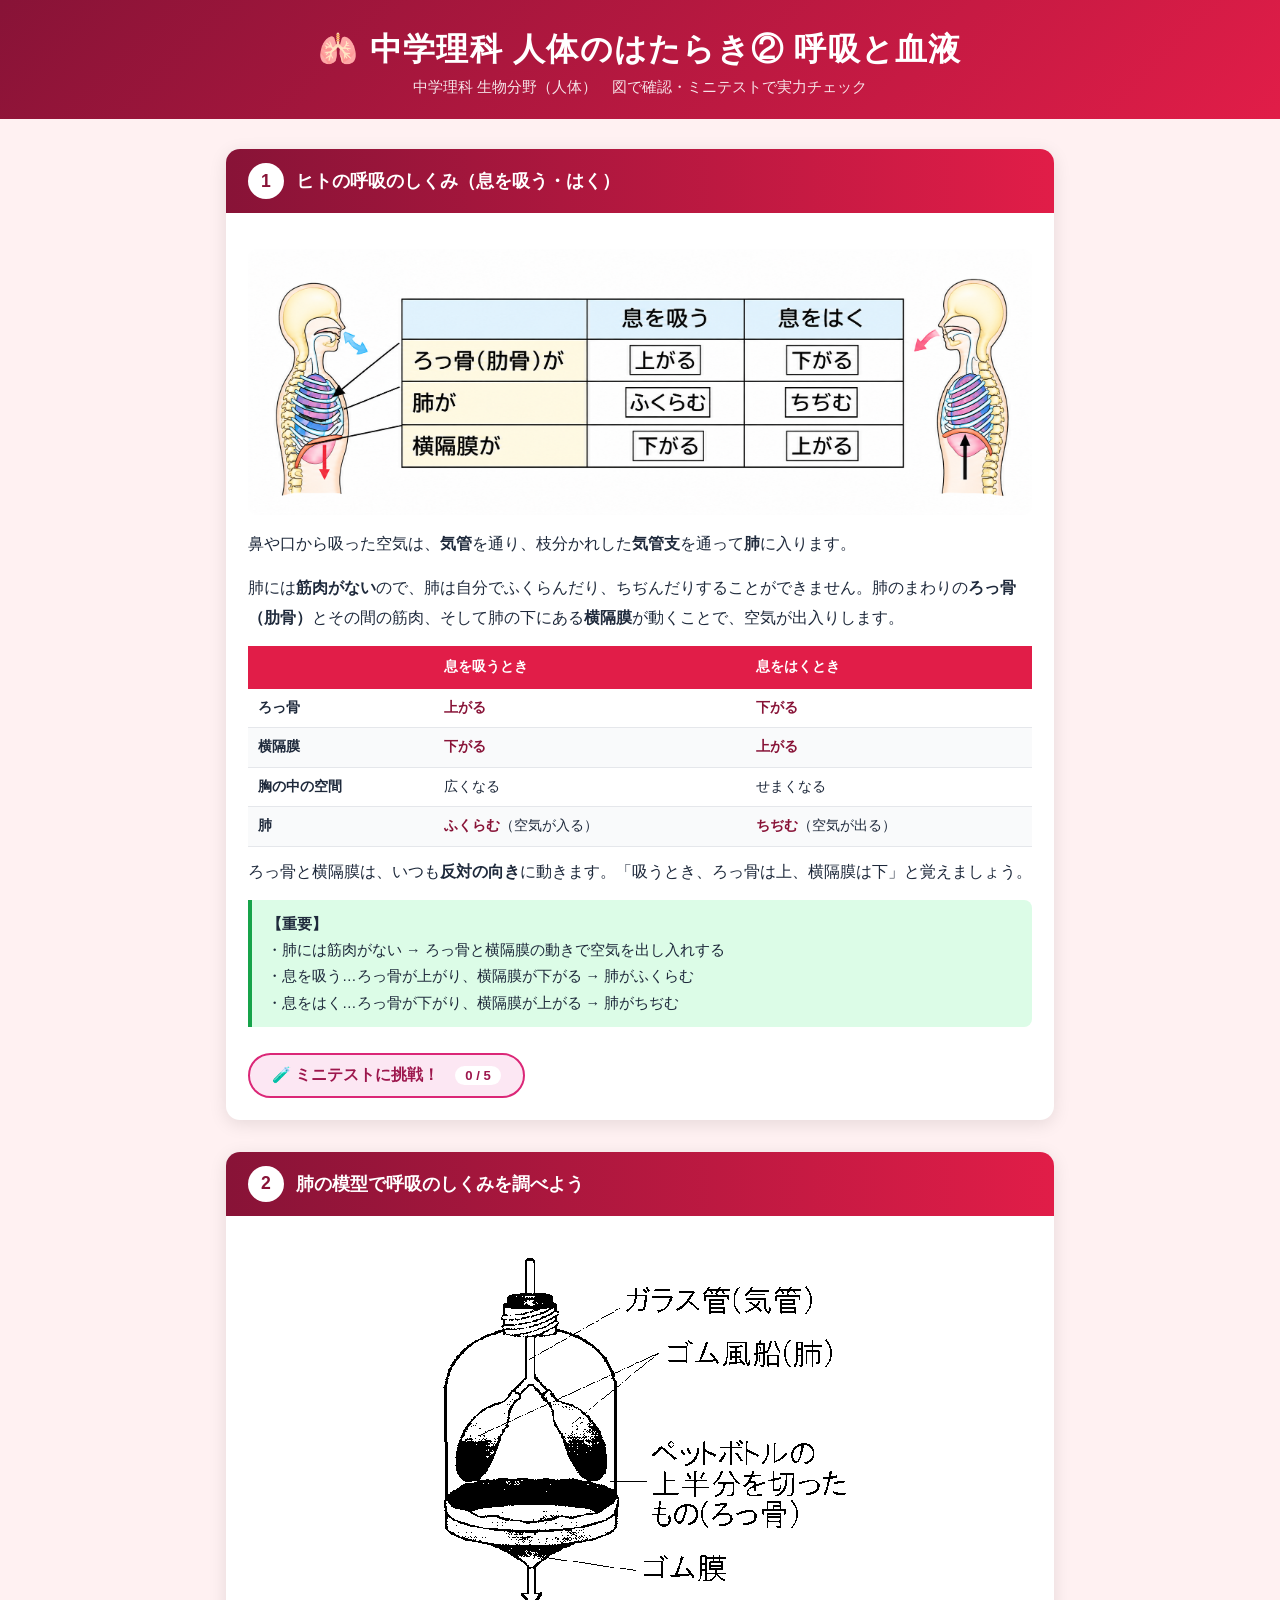
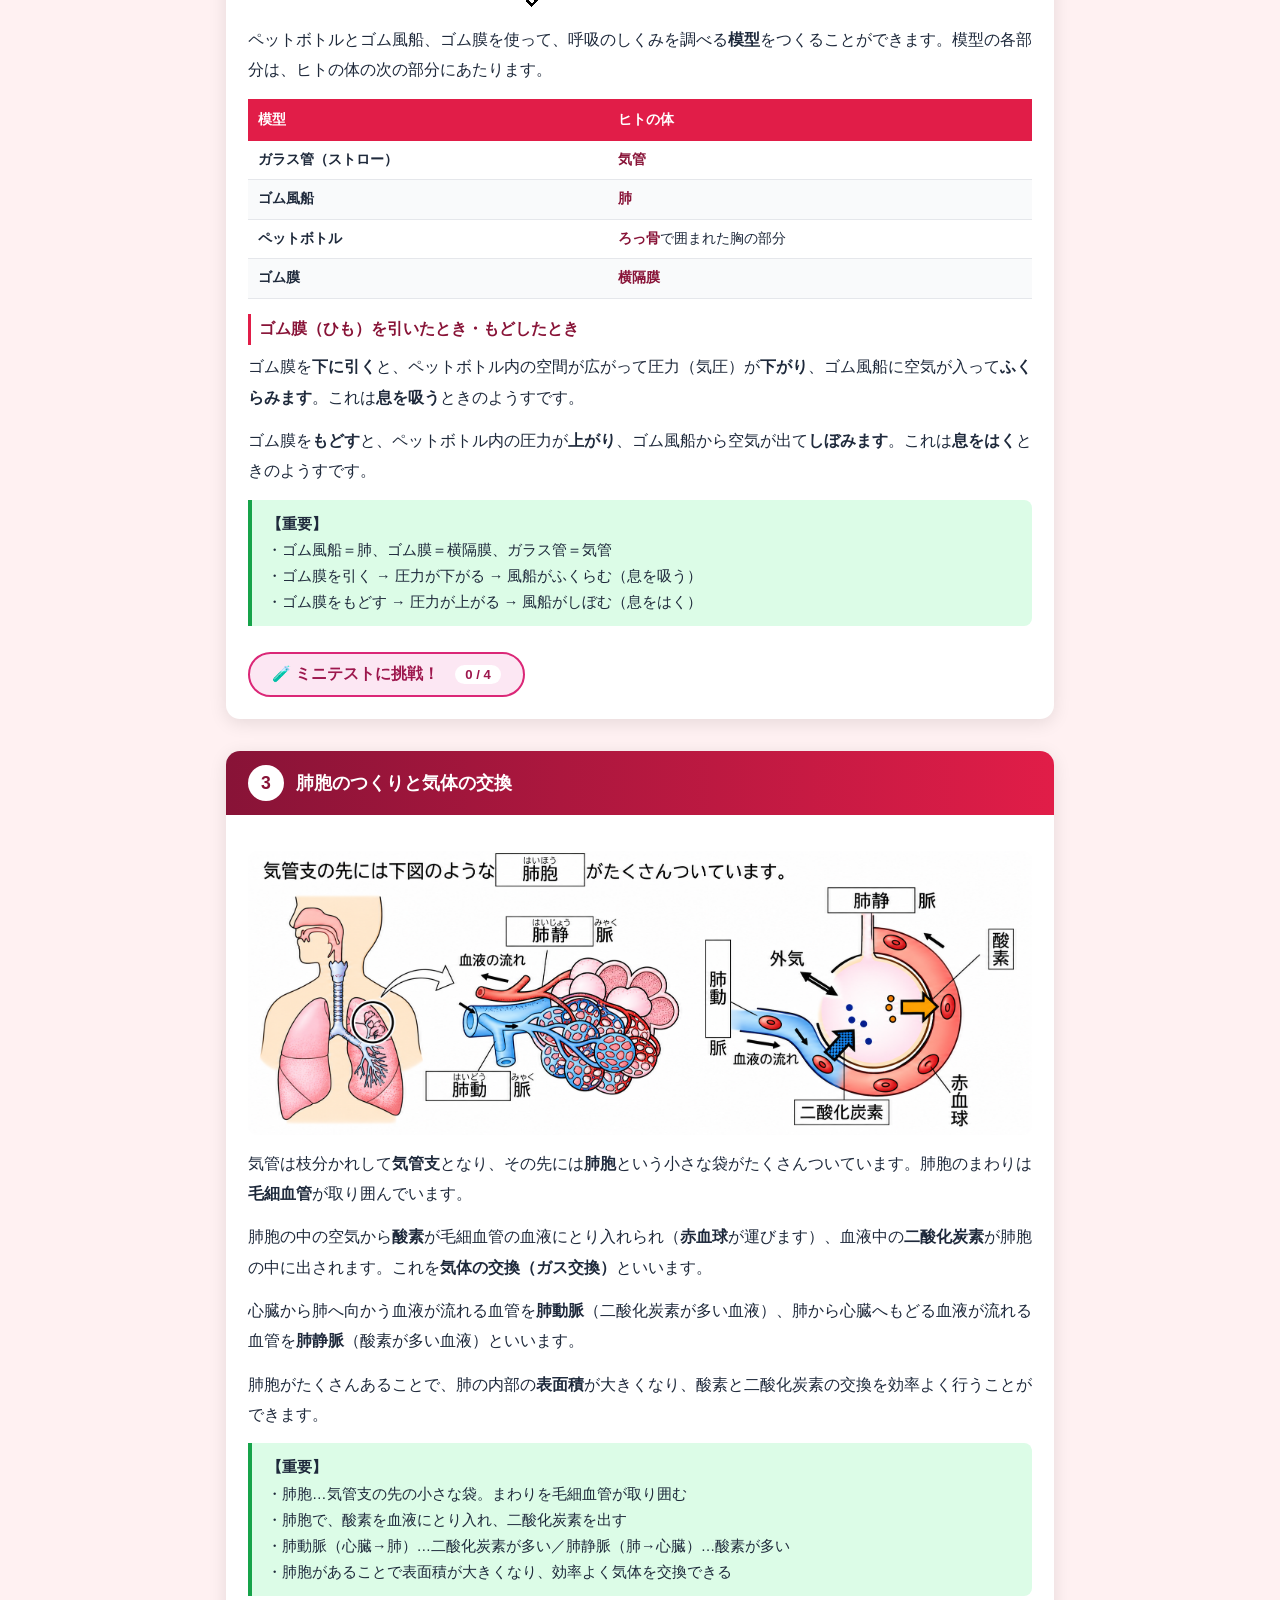
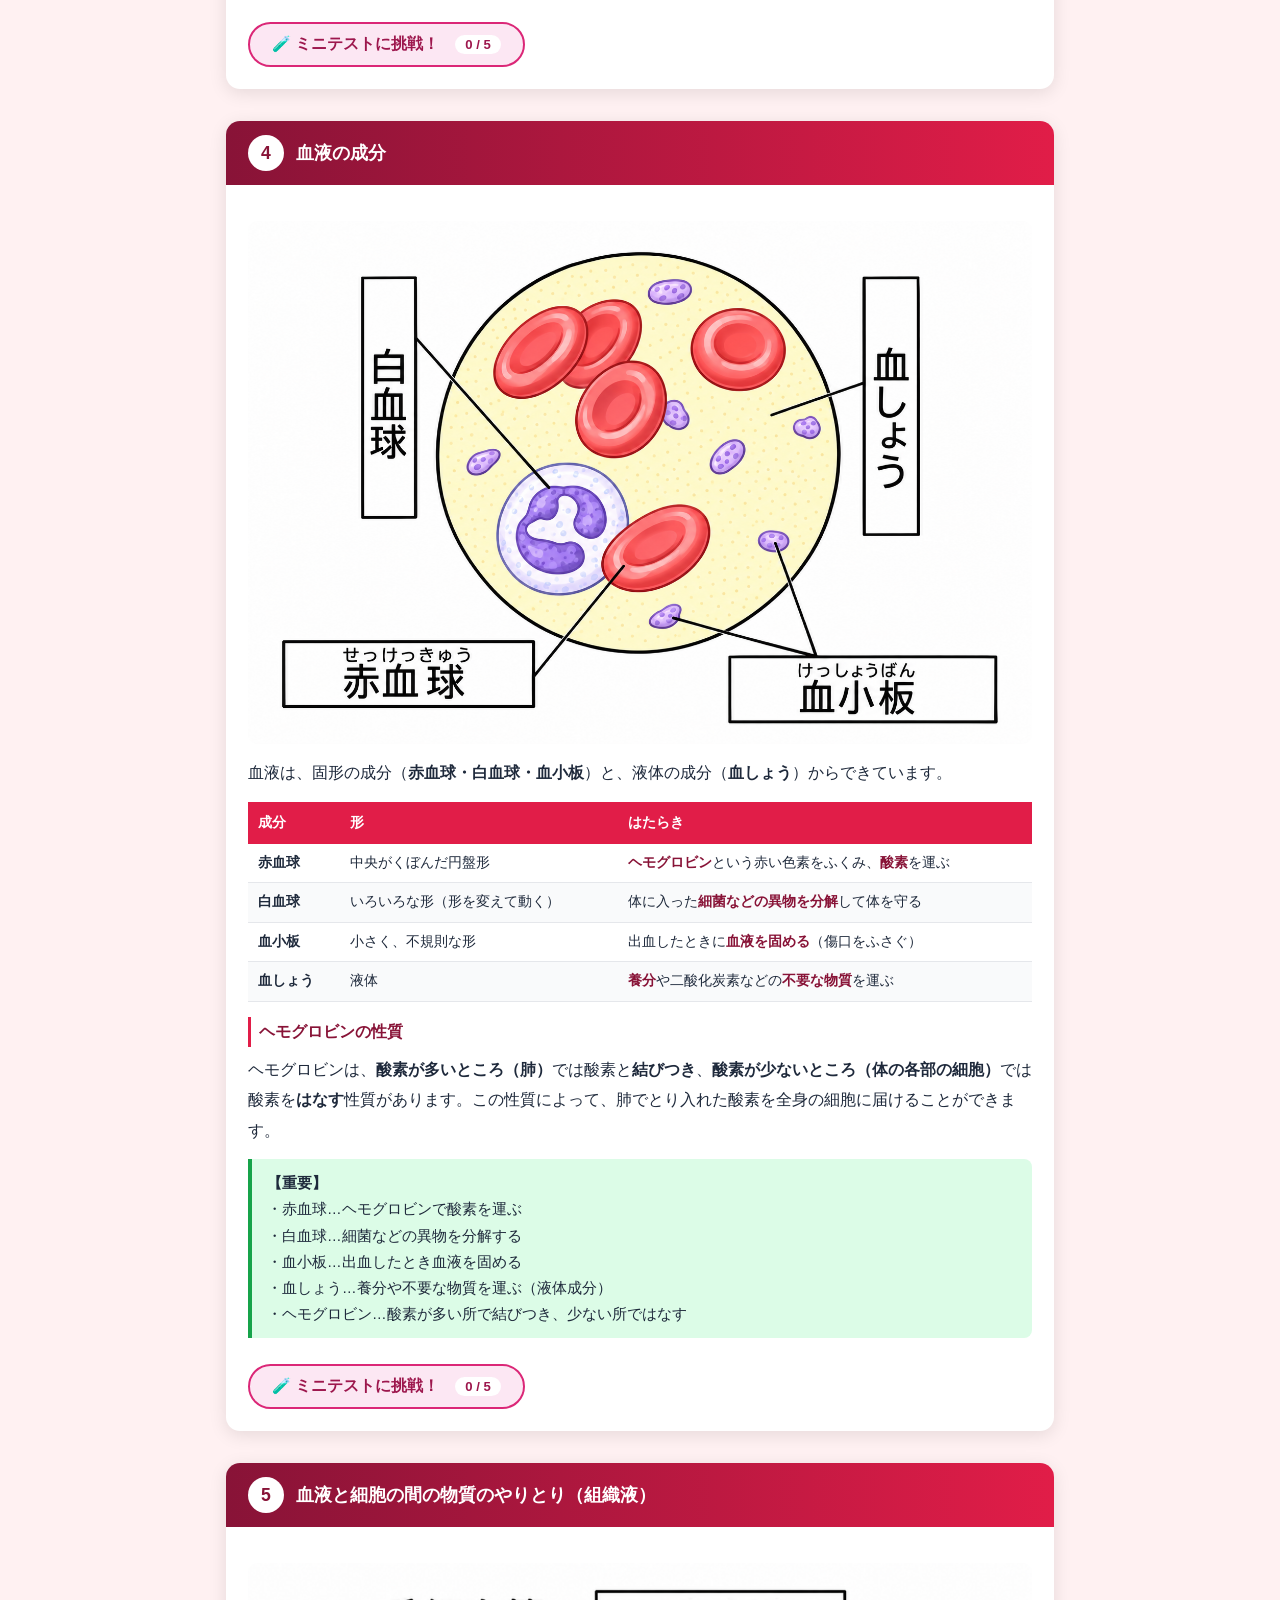
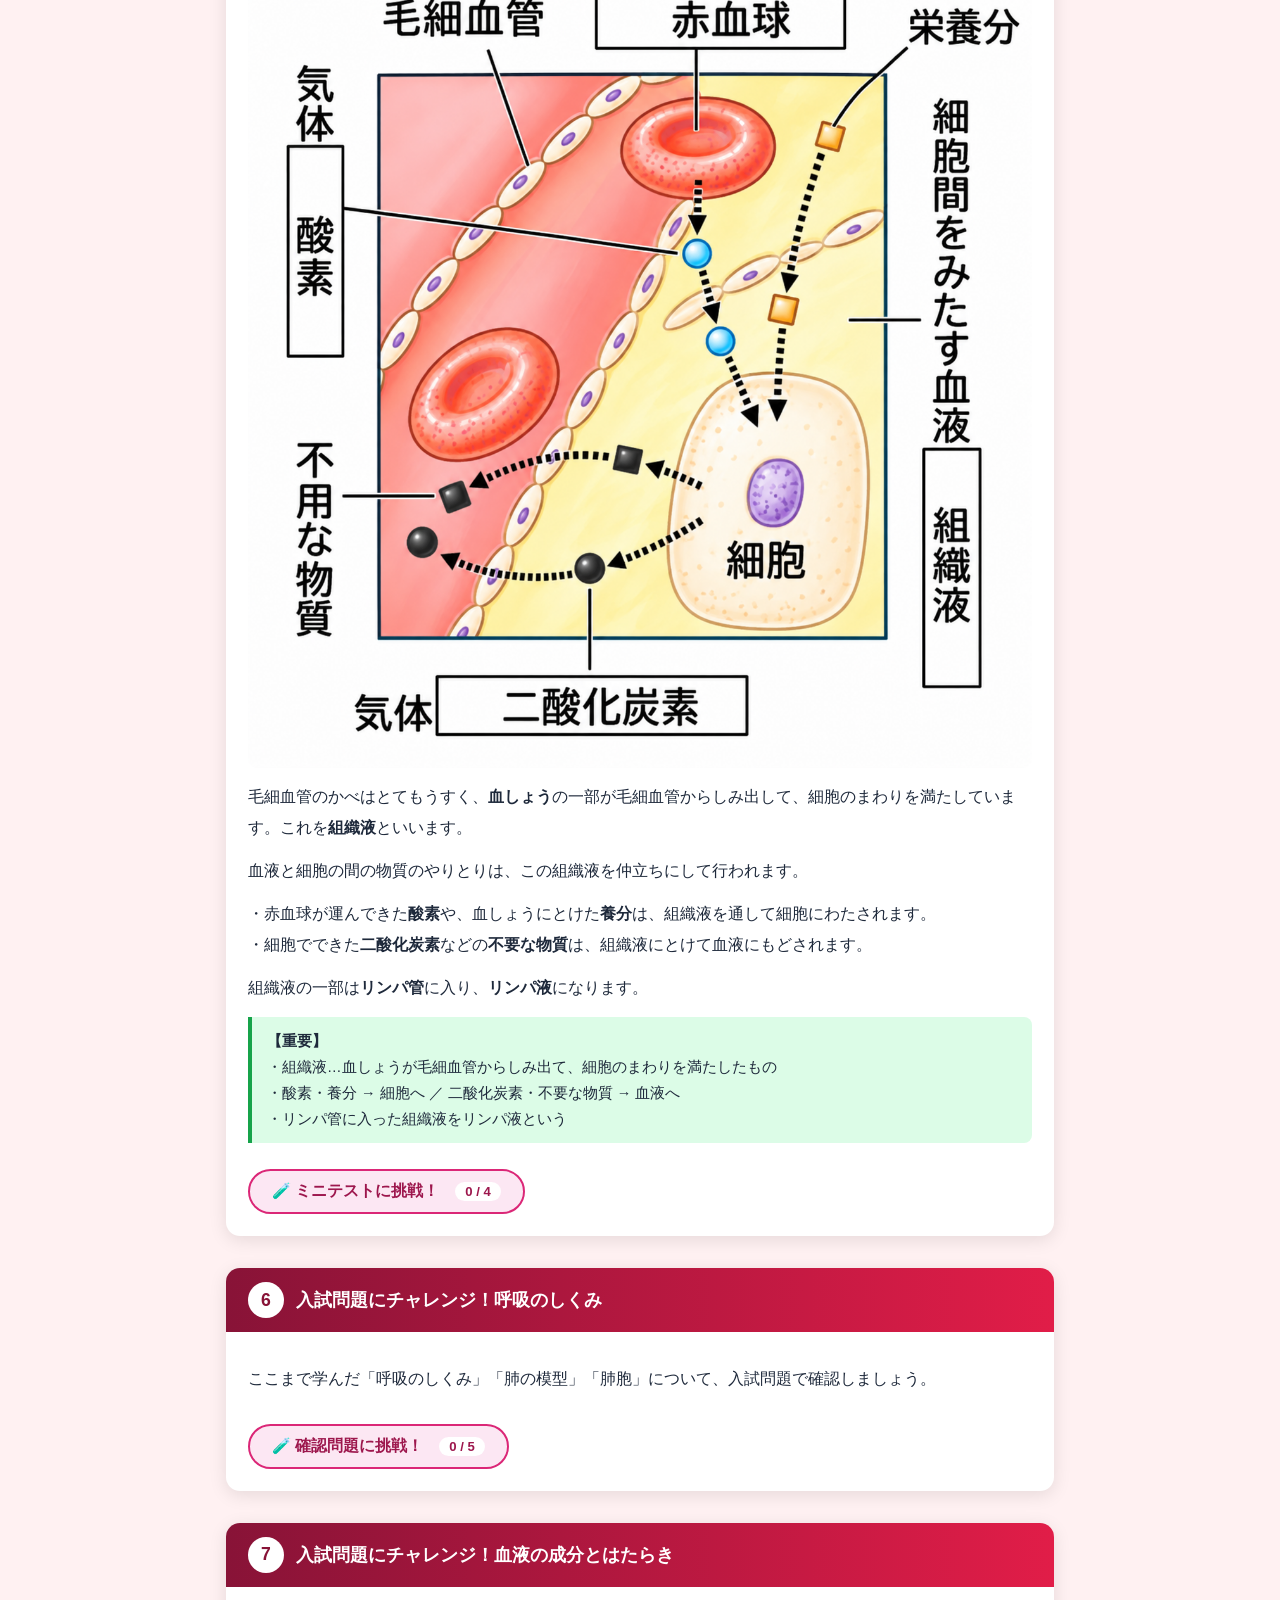
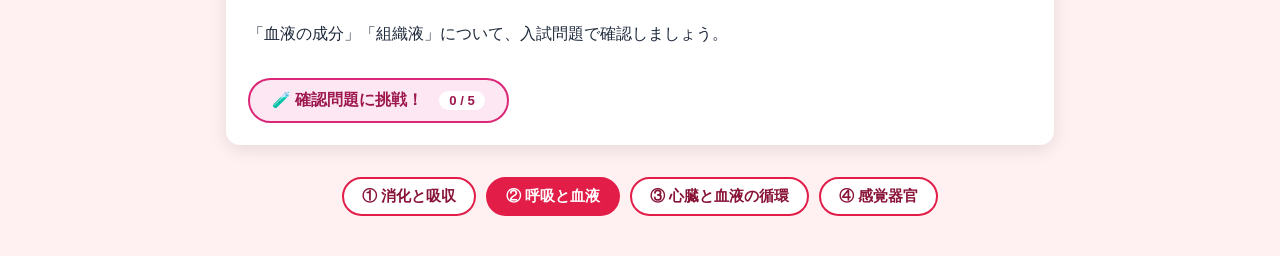
<file: jintai_ch02.html>
<!DOCTYPE html>
<html lang="ja"><head><meta http-equiv="Content-Type" content="text/html; charset=UTF-8">

<meta name="viewport" content="width=device-width,initial-scale=1">
<title>🫁 中学理科 人体のはたらき② 呼吸と血液</title>
<style>
:root{
  --pri:#e11d48;--pri-d:#881337;--pri-l:#fecdd3;
  --pink:#db2777;--pink-d:#9d174d;--pink-bg:#fce7f3;
  --gray:#6b7280;--light:#f0fdf4;--card:#fff;
  --radius:14px;--shadow:0 4px 18px rgba(0,0,0,.10);
}
*{box-sizing:border-box;margin:0;padding:0;}
body{background:#fff1f2;font-family:'Helvetica Neue',Arial,'Hiragino Sans',sans-serif;color:#1e293b;}
header{background:linear-gradient(135deg,var(--pri-d),var(--pri));color:#fff;text-align:center;padding:28px 20px 22px;}
header h1{font-size:clamp(1.3rem,4vw,2rem);font-weight:900;letter-spacing:.04em;}
header p{margin-top:6px;font-size:.93rem;opacity:.88;}
.units{max-width:860px;margin:30px auto;padding:0 16px;}
.unit-card{background:var(--card);border-radius:var(--radius);box-shadow:var(--shadow);margin-bottom:32px;overflow:hidden;}
.unit-header{background:linear-gradient(90deg,var(--pri-d),var(--pri));color:#fff;padding:14px 22px;display:flex;align-items:center;gap:12px;}
.unit-num{background:#fff;color:var(--pri-d);font-weight:900;font-size:1.1rem;border-radius:50%;width:36px;height:36px;display:flex;align-items:center;justify-content:center;flex-shrink:0;}
.unit-header h2{font-size:1.1rem;font-weight:800;}
.unit-body{padding:22px;}
.exp-img{margin:14px 0;}
.exp-text{line-height:1.95;font-size:.97rem;margin:10px 0;}
.exp-text p{margin-bottom:.85em;}
.exp-text h3{font-size:.97rem;color:var(--pri-d);margin:1em 0 .5em;border-left:3px solid var(--pri);padding-left:8px;font-weight:800;}
.pt-box{background:#dcfce7;border-left:4px solid #16a34a;border-radius:0 8px 8px 0;padding:11px 15px;margin:10px 0;font-size:.91rem;line-height:1.8;}
.warn-box{background:#fee2e2;border-left:4px solid #dc2626;border-radius:0 8px 8px 0;padding:11px 15px;margin:10px 0;font-size:.91rem;line-height:1.8;}
.memo-box{background:#fff1f2;border-left:4px solid #16a34a;border-radius:0 8px 8px 0;padding:11px 15px;margin:10px 0;font-size:.88rem;line-height:1.8;}
.amber-box{background:#fef3c7;border-left:4px solid #b45309;border-radius:0 8px 8px 0;padding:11px 15px;margin:10px 0;font-size:.91rem;line-height:1.8;}
.info-box{background:#f0fdff;border-left:4px solid #0e7490;border-radius:0 8px 8px 0;padding:11px 15px;margin:10px 0;font-size:.91rem;line-height:1.8;}
.eq-box{background:#f8fafc;border:1.5px solid #e2e8f0;border-radius:10px;padding:14px;margin:10px 0;text-align:center;}
.eq-box .eq{font-size:1rem;font-weight:800;color:var(--pri-d);letter-spacing:.03em;}
.exp-tbl{width:100%;border-collapse:collapse;font-size:.85rem;margin:10px 0;}
.exp-tbl th{background:var(--pri);color:#fff;padding:8px 10px;text-align:left;}
.exp-tbl td{padding:8px 10px;border-bottom:1px solid #e5e7eb;vertical-align:top;line-height:1.65;}
.exp-tbl tr:nth-child(even) td{background:#f9fafb;}
.exp-tbl .nc{font-weight:700;white-space:nowrap;}
.badge-p{background:#dcfce7;color:#14532d;border:1px solid #bbf7d0;font-size:.68rem;font-weight:700;padding:1px 7px;border-radius:10px;display:inline-block;margin-left:4px;}
.kw-list{display:flex;flex-wrap:wrap;gap:8px;margin:10px 0 16px;}
.kw{background:var(--pri-l);color:var(--pri-d);border-radius:20px;padding:4px 14px;font-size:.88rem;font-weight:700;}
/* mini-test toggle */
.mini-btn{display:flex;align-items:center;gap:8px;cursor:pointer;user-select:none;background:var(--pink-bg);border:2.5px solid var(--pink);color:var(--pink-d);font-size:.97rem;font-weight:800;padding:10px 22px;border-radius:40px;margin:14px 0 0;transition:.2s;}
.mini-btn:hover{background:var(--pink);color:#fff;}
.mini-section{display:none;margin-top:16px;background:#fdf2f8;border:2px solid #f9a8d4;border-radius:12px;padding:18px;}
.mini-section.open{display:block;}
.q-block{margin-bottom:22px;}
.q-block h4{font-size:.98rem;font-weight:800;color:var(--pri-d);margin-bottom:10px;}
/* Word bank chips */
.mchips{display:flex;flex-wrap:wrap;gap:8px;margin:8px 0;}
.mchip{background:#fff;border:2.5px solid var(--pink);color:var(--pink-d);border-radius:20px;padding:5px 16px;font-size:.93rem;font-weight:700;cursor:pointer;transition:.18s;}
.mchip:hover{background:var(--pink);color:#fff;}
.mchip.used{opacity:.35;pointer-events:none;}
/* Blanks */
.mdz-row{display:flex;flex-wrap:wrap;align-items:center;gap:8px;margin:8px 0;}
.mdz{display:inline-flex;align-items:center;justify-content:center;min-width:80px;height:36px;border:2.5px dashed var(--pink);border-radius:8px;padding:0 10px;font-size:.93rem;font-weight:700;cursor:pointer;color:var(--pink-d);transition:.18s;background:#fff;}
.mdz.filled{border-style:solid;background:#fce7f3;}
.mdz.correct{border-color:#16a34a;background:#dcfce7;color:#166534;}
.mdz.wrong{border-color:#dc2626;background:#fee2e2;color:#991b1b;}
.mdz-label{font-size:.9rem;color:#374151;}
/* 4択 */
.choice-list{display:grid;grid-template-columns:1fr 1fr;gap:8px;margin:10px 0;}
@media(max-width:480px){.choice-list{grid-template-columns:1fr;}}
.choice-btn{padding:10px 14px;border:2.5px solid #d1d5db;border-radius:10px;background:#fff;font-size:.93rem;cursor:pointer;text-align:left;transition:.18s;}
.choice-btn:hover{border-color:var(--pri);background:var(--pri-l);}
.choice-btn.correct{border-color:#16a34a;background:#dcfce7;color:#166534;font-weight:700;}
.choice-btn.wrong{border-color:#dc2626;background:#fee2e2;color:#991b1b;}
.choice-btn:disabled{cursor:default;}
/* Check / Sample buttons */
.btn-row{display:flex;flex-wrap:wrap;gap:8px;margin-top:10px;}
.check-btn{background:var(--pri);color:#fff;border:none;border-radius:22px;padding:8px 22px;font-size:.93rem;font-weight:700;cursor:pointer;transition:.18s;}
.check-btn:hover{background:var(--pri-d);}
.sample-btn{background:#fff;color:var(--gray);border:2px solid #d1d5db;border-radius:22px;padding:8px 22px;font-size:.93rem;font-weight:700;cursor:pointer;transition:.18s;}
.sample-btn:hover{background:#f3f4f6;}
.msample{display:none;background:#fef9c3;border:1.5px solid #fbbf24;border-radius:8px;padding:8px 14px;font-size:.9rem;margin-top:8px;}
.msample.show{display:block;}
.fb-msg{font-size:.9rem;margin-top:6px;font-weight:600;}
/* Score pips */
.mini-score-row{display:flex;gap:6px;align-items:center;margin-bottom:10px;}
.mini-score-pip{width:14px;height:14px;border-radius:50%;background:#e5e7eb;border:2px solid #d1d5db;transition:.3s;}
.mini-score-pip.pass{background:#16a34a;border-color:#166534;}
/* Pass banner */
.pass-banner{display:none;background:linear-gradient(90deg,#166534,#16a34a);color:#fff;text-align:center;padding:16px;border-radius:10px;margin-top:16px;font-size:1.1rem;font-weight:900;}
.pass-banner.show{display:block;}
canvas#confetti-canvas{position:fixed;top:0;left:0;pointer-events:none;width:100%;height:100%;z-index:9999;}

.q-img{max-width:100%;border-radius:10px;margin:6px auto 10px;display:block;}
.q-note{font-size:.88rem;color:#555;margin-bottom:6px;line-height:1.8;}
.src{font-size:.78rem;color:#6b7280;font-weight:600;margin-left:6px;}
.chap-nav{max-width:860px;margin:0 auto 40px;padding:0 16px;display:flex;flex-wrap:wrap;gap:10px;justify-content:center;}
.chap-nav a{background:#fff;border:2px solid var(--pri);color:var(--pri-d);text-decoration:none;font-weight:800;padding:8px 18px;border-radius:24px;font-size:.92rem;}
.chap-nav a.now{background:var(--pri);color:#fff;}
.exp-tbl td b{color:var(--pri-d);}
</style>
</head>
<body>
<canvas id="confetti-canvas"></canvas>
<header>
  <h1>🫁 中学理科 人体のはたらき② 呼吸と血液</h1>
  <p>中学理科 生物分野（人体）　図で確認・ミニテストで実力チェック</p>
</header>
<div class="units">

<div class="unit-card" id="card_mt1">
  <div class="unit-header">
    <div class="unit-num">1</div>
    <h2>ヒトの呼吸のしくみ（息を吸う・はく）</h2>
  </div>
  <div class="unit-body">
    <div class="exp-img"><img src="kokyuu1.png" alt="ヒトの呼吸（息を吸うとき・はくとき）" style="max-width:100%;border-radius:10px;margin:10px auto;display:block;"></div>
    <div class="exp-text"><p>鼻や口から吸った空気は、<b>気管</b>を通り、枝分かれした<b>気管支</b>を通って<b>肺</b>に入ります。</p>
<p>肺には<b>筋肉がない</b>ので、肺は自分でふくらんだり、ちぢんだりすることができません。肺のまわりの<b>ろっ骨（肋骨）</b>とその間の筋肉、そして肺の下にある<b>横隔膜</b>が動くことで、空気が出入りします。</p>
<table class="exp-tbl">
<thead><tr><th></th><th>息を吸うとき</th><th>息をはくとき</th></tr></thead>
<tbody>
<tr><td class="nc">ろっ骨</td><td><b>上がる</b></td><td><b>下がる</b></td></tr>
<tr><td class="nc">横隔膜</td><td><b>下がる</b></td><td><b>上がる</b></td></tr>
<tr><td class="nc">胸の中の空間</td><td>広くなる</td><td>せまくなる</td></tr>
<tr><td class="nc">肺</td><td><b>ふくらむ</b>（空気が入る）</td><td><b>ちぢむ</b>（空気が出る）</td></tr>
</tbody></table>
<p>ろっ骨と横隔膜は、いつも<b>反対の向き</b>に動きます。「吸うとき、ろっ骨は上、横隔膜は下」と覚えましょう。</p>
<div class="pt-box"><b>【重要】</b><br>
・肺には筋肉がない → ろっ骨と横隔膜の動きで空気を出し入れする<br>
・息を吸う…ろっ骨が上がり、横隔膜が下がる → 肺がふくらむ<br>
・息をはく…ろっ骨が下がり、横隔膜が上がる → 肺がちぢむ</div></div>
    <div class="kw-list"></div>
    <button class="mini-btn" onclick="toggleMini('mt1')">
      🧪 ミニテストに挑戦！
      <span id="mini-badge-mt1" style="background:#fff;color:var(--pink-d);border-radius:12px;padding:2px 10px;font-size:.82rem;margin-left:8px;">0 / 5</span>
    </button>
    <div class="mini-section" id="mini_mt1">
      <div class="mini-score-row" id="pips_mt1"><div class="mini-score-pip" id="pip_mt1_1"></div><div class="mini-score-pip" id="pip_mt1_2"></div><div class="mini-score-pip" id="pip_mt1_3"></div><div class="mini-score-pip" id="pip_mt1_4"></div><div class="mini-score-pip" id="pip_mt1_5"></div></div>
      <div class="q-block" id="qblock_mt1_q1">
  <h4>Q1. 文中の①〜⑤に当てはまる語句を語群から選んで入れよう。</h4>
  <p class="q-note">肺には①がないため、自分でふくらむことができない。息を吸うときは、ろっ骨が②がり、③が下がって、肺が④。息をはくときは、ろっ骨が下がり、横隔膜が⑤がって、肺がちぢむ。</p>
  <div class="mchips" id="chips_mt1_q1"></div>
  <div class="mdz-row">
    <span class="mdz-label">①</span><span class="mdz" id="mdz_mt1_q1_0" onclick="returnChip('mt1',1,0)">&nbsp;</span>
    <span class="mdz-label">②</span><span class="mdz" id="mdz_mt1_q1_1" onclick="returnChip('mt1',1,1)">&nbsp;</span>
    <span class="mdz-label">③</span><span class="mdz" id="mdz_mt1_q1_2" onclick="returnChip('mt1',1,2)">&nbsp;</span>
    <span class="mdz-label">④</span><span class="mdz" id="mdz_mt1_q1_3" onclick="returnChip('mt1',1,3)">&nbsp;</span>
    <span class="mdz-label">⑤</span><span class="mdz" id="mdz_mt1_q1_4" onclick="returnChip('mt1',1,4)">&nbsp;</span>
  </div>
  <div class="btn-row">
    <button class="check-btn" onclick="checkMiniBank('mt1',1)">✔ 答え合わせ</button>
    <button class="sample-btn" onclick="showSample('mt1',1)">💡 答えを見る</button>
  </div>
  <div class="fb-msg" id="fb_mt1_q1"></div>
  <div class="msample" id="samp_mt1_q1">答え: ①=筋肉 / ②=上 / ③=横隔膜 / ④=ふくらむ / ⑤=上</div>
</div>
<div class="q-block" id="qblock_mt1_q2">
  <h4>Q2. 息を吸うとき、横隔膜はどのように動くか。</h4>
  <div class="choice-list" id="choices_mt1_q2">
    <button class="choice-btn" onclick="pick4('mt1',2,0,1,'mt1_q2')">ア：上がる</button>
    <button class="choice-btn" onclick="pick4('mt1',2,1,1,'mt1_q2')">イ：下がる</button>
    <button class="choice-btn" onclick="pick4('mt1',2,2,1,'mt1_q2')">ウ：動かない</button>
    <button class="choice-btn" onclick="pick4('mt1',2,3,1,'mt1_q2')">エ：左右に広がる</button>
  </div>
  <div class="fb-msg" id="fb_mt1_q2"></div>
  <div class="msample" id="samp_mt1_q2">正解: イ：下がる　息を吸うときは横隔膜が下がり、胸の中の空間が広がって肺がふくらみます。</div>
</div>
<div class="q-block" id="qblock_mt1_q3">
  <h4>Q3. 肺が自分でふくらんだりちぢんだりできないのはなぜか。</h4>
  <div class="choice-list" id="choices_mt1_q3">
    <button class="choice-btn" onclick="pick4('mt1',3,0,0,'mt1_q3')">ア：肺には筋肉がないから</button>
    <button class="choice-btn" onclick="pick4('mt1',3,1,0,'mt1_q3')">イ：肺は骨でできているから</button>
    <button class="choice-btn" onclick="pick4('mt1',3,2,0,'mt1_q3')">ウ：肺には血管がないから</button>
    <button class="choice-btn" onclick="pick4('mt1',3,3,0,'mt1_q3')">エ：肺は気管とつながっていないから</button>
  </div>
  <div class="fb-msg" id="fb_mt1_q3"></div>
  <div class="msample" id="samp_mt1_q3">正解: ア：肺には筋肉がないから　肺には筋肉がないので、ろっ骨と横隔膜の動きによって空気を出し入れしています。</div>
</div>
<div class="q-block" id="qblock_mt1_q4">
  <h4>Q4. 息をはくときの、ろっ骨と横隔膜の動きの組み合わせとして正しいものはどれか。</h4>
  <div class="choice-list" id="choices_mt1_q4">
    <button class="choice-btn" onclick="pick4('mt1',4,0,0,'mt1_q4')">ア：ろっ骨は下がり、横隔膜は上がる</button>
    <button class="choice-btn" onclick="pick4('mt1',4,1,0,'mt1_q4')">イ：ろっ骨は上がり、横隔膜は下がる</button>
    <button class="choice-btn" onclick="pick4('mt1',4,2,0,'mt1_q4')">ウ：ろっ骨も横隔膜も上がる</button>
    <button class="choice-btn" onclick="pick4('mt1',4,3,0,'mt1_q4')">エ：ろっ骨も横隔膜も下がる</button>
  </div>
  <div class="fb-msg" id="fb_mt1_q4"></div>
  <div class="msample" id="samp_mt1_q4">正解: ア：ろっ骨は下がり、横隔膜は上がる　息をはくときは、ろっ骨が下がり、横隔膜が上がって、胸の中がせまくなり肺がちぢみます。</div>
</div>
<div class="q-block" id="qblock_mt1_q5">
  <h4>Q5. 図の表の①〜⑥に当てはまる語句を語群から選んで入れよう。</h4>
  <img class="q-img" src="kokyuu2.png" alt="呼吸のしくみの表（番号あて）">
  <div class="mchips" id="chips_mt1_q5"></div>
  <div class="mdz-row">
    <span class="mdz-label">①</span><span class="mdz" id="mdz_mt1_q5_0" onclick="returnChip('mt1',5,0)">&nbsp;</span>
    <span class="mdz-label">②</span><span class="mdz" id="mdz_mt1_q5_1" onclick="returnChip('mt1',5,1)">&nbsp;</span>
    <span class="mdz-label">③</span><span class="mdz" id="mdz_mt1_q5_2" onclick="returnChip('mt1',5,2)">&nbsp;</span>
    <span class="mdz-label">④</span><span class="mdz" id="mdz_mt1_q5_3" onclick="returnChip('mt1',5,3)">&nbsp;</span>
    <span class="mdz-label">⑤</span><span class="mdz" id="mdz_mt1_q5_4" onclick="returnChip('mt1',5,4)">&nbsp;</span>
    <span class="mdz-label">⑥</span><span class="mdz" id="mdz_mt1_q5_5" onclick="returnChip('mt1',5,5)">&nbsp;</span>
  </div>
  <div class="btn-row">
    <button class="check-btn" onclick="checkMiniBank('mt1',5)">✔ 答え合わせ</button>
    <button class="sample-btn" onclick="showSample('mt1',5)">💡 答えを見る</button>
  </div>
  <div class="fb-msg" id="fb_mt1_q5"></div>
  <div class="msample" id="samp_mt1_q5">答え: ①=上がる / ②=下がる / ③=ふくらむ / ④=ちぢむ / ⑤=下がる / ⑥=上がる</div>
</div>
      <div class="pass-banner" id="pass_mt1">🎉 この単元クリア！すばらしい！ 🎉</div>
    </div>
  </div>
</div>
<div class="unit-card" id="card_mt2">
  <div class="unit-header">
    <div class="unit-num">2</div>
    <h2>肺の模型で呼吸のしくみを調べよう</h2>
  </div>
  <div class="unit-body">
    <div class="exp-img"><img src="hai_mokei1.png" alt="肺のしくみを調べる模型" style="max-width:100%;border-radius:10px;margin:10px auto;display:block;"></div>
    <div class="exp-text"><p>ペットボトルとゴム風船、ゴム膜を使って、呼吸のしくみを調べる<b>模型</b>をつくることができます。模型の各部分は、ヒトの体の次の部分にあたります。</p>
<table class="exp-tbl">
<thead><tr><th>模型</th><th>ヒトの体</th></tr></thead>
<tbody>
<tr><td class="nc">ガラス管（ストロー）</td><td><b>気管</b></td></tr>
<tr><td class="nc">ゴム風船</td><td><b>肺</b></td></tr>
<tr><td class="nc">ペットボトル</td><td><b>ろっ骨</b>で囲まれた胸の部分</td></tr>
<tr><td class="nc">ゴム膜</td><td><b>横隔膜</b></td></tr>
</tbody></table>
<h3>ゴム膜（ひも）を引いたとき・もどしたとき</h3>
<p>ゴム膜を<b>下に引く</b>と、ペットボトル内の空間が広がって圧力（気圧）が<b>下がり</b>、ゴム風船に空気が入って<b>ふくらみます</b>。これは<b>息を吸う</b>ときのようすです。</p>
<p>ゴム膜を<b>もどす</b>と、ペットボトル内の圧力が<b>上がり</b>、ゴム風船から空気が出て<b>しぼみます</b>。これは<b>息をはく</b>ときのようすです。</p>
<div class="pt-box"><b>【重要】</b><br>
・ゴム風船＝肺、ゴム膜＝横隔膜、ガラス管＝気管<br>
・ゴム膜を引く → 圧力が下がる → 風船がふくらむ（息を吸う）<br>
・ゴム膜をもどす → 圧力が上がる → 風船がしぼむ（息をはく）</div></div>
    <div class="kw-list"></div>
    <button class="mini-btn" onclick="toggleMini('mt2')">
      🧪 ミニテストに挑戦！
      <span id="mini-badge-mt2" style="background:#fff;color:var(--pink-d);border-radius:12px;padding:2px 10px;font-size:.82rem;margin-left:8px;">0 / 4</span>
    </button>
    <div class="mini-section" id="mini_mt2">
      <div class="mini-score-row" id="pips_mt2"><div class="mini-score-pip" id="pip_mt2_1"></div><div class="mini-score-pip" id="pip_mt2_2"></div><div class="mini-score-pip" id="pip_mt2_3"></div><div class="mini-score-pip" id="pip_mt2_4"></div></div>
      <div class="q-block" id="qblock_mt2_q1">
  <h4>Q1. 文中の①〜⑥に当てはまる語句を語群から選んで入れよう。</h4>
  <p class="q-note">模型のゴム風船は①、ゴム膜は②、ガラス管は③にあたる。ゴム膜を下に引くと、ペットボトル内の圧力が④、ゴム風船は⑤。これは息を⑥ときのようすを表している。</p>
  <div class="mchips" id="chips_mt2_q1"></div>
  <div class="mdz-row">
    <span class="mdz-label">①</span><span class="mdz" id="mdz_mt2_q1_0" onclick="returnChip('mt2',1,0)">&nbsp;</span>
    <span class="mdz-label">②</span><span class="mdz" id="mdz_mt2_q1_1" onclick="returnChip('mt2',1,1)">&nbsp;</span>
    <span class="mdz-label">③</span><span class="mdz" id="mdz_mt2_q1_2" onclick="returnChip('mt2',1,2)">&nbsp;</span>
    <span class="mdz-label">④</span><span class="mdz" id="mdz_mt2_q1_3" onclick="returnChip('mt2',1,3)">&nbsp;</span>
    <span class="mdz-label">⑤</span><span class="mdz" id="mdz_mt2_q1_4" onclick="returnChip('mt2',1,4)">&nbsp;</span>
    <span class="mdz-label">⑥</span><span class="mdz" id="mdz_mt2_q1_5" onclick="returnChip('mt2',1,5)">&nbsp;</span>
  </div>
  <div class="btn-row">
    <button class="check-btn" onclick="checkMiniBank('mt2',1)">✔ 答え合わせ</button>
    <button class="sample-btn" onclick="showSample('mt2',1)">💡 答えを見る</button>
  </div>
  <div class="fb-msg" id="fb_mt2_q1"></div>
  <div class="msample" id="samp_mt2_q1">答え: ①=肺 / ②=横隔膜 / ③=気管 / ④=下がり / ⑤=ふくらむ / ⑥=吸う</div>
</div>
<div class="q-block" id="qblock_mt2_q2">
  <h4>Q2. 模型のゴム膜は、ヒトの体のどの部分にあたるか。</h4>
  <div class="choice-list" id="choices_mt2_q2">
    <button class="choice-btn" onclick="pick4('mt2',2,0,3,'mt2_q2')">ア：肺</button>
    <button class="choice-btn" onclick="pick4('mt2',2,1,3,'mt2_q2')">イ：気管</button>
    <button class="choice-btn" onclick="pick4('mt2',2,2,3,'mt2_q2')">ウ：ろっ骨</button>
    <button class="choice-btn" onclick="pick4('mt2',2,3,3,'mt2_q2')">エ：横隔膜</button>
  </div>
  <div class="fb-msg" id="fb_mt2_q2"></div>
  <div class="msample" id="samp_mt2_q2">正解: エ：横隔膜　ゴム膜は、肺の下にある横隔膜にあたります。</div>
</div>
<div class="q-block" id="qblock_mt2_q3">
  <h4>Q3. 引いたゴム膜をもとにもどすと、ゴム風船はどうなるか。</h4>
  <div class="choice-list" id="choices_mt2_q3">
    <button class="choice-btn" onclick="pick4('mt2',3,0,3,'mt2_q3')">ア：ふくらむ</button>
    <button class="choice-btn" onclick="pick4('mt2',3,1,3,'mt2_q3')">イ：変わらない</button>
    <button class="choice-btn" onclick="pick4('mt2',3,2,3,'mt2_q3')">ウ：破れる</button>
    <button class="choice-btn" onclick="pick4('mt2',3,3,3,'mt2_q3')">エ：しぼむ</button>
  </div>
  <div class="fb-msg" id="fb_mt2_q3"></div>
  <div class="msample" id="samp_mt2_q3">正解: エ：しぼむ　ゴム膜をもどすとペットボトル内の圧力が上がり、ゴム風船から空気が出てしぼみます。息をはくときにあたります。</div>
</div>
<div class="q-block" id="qblock_mt2_q4">
  <h4>Q4. 図の①〜⑩に当てはまる語句を語群から選んで入れよう。</h4>
  <img class="q-img" src="hai4_fix.png" alt="呼吸のしくみと肺の模型（番号あて）">
  <div class="mchips" id="chips_mt2_q4"></div>
  <div class="mdz-row">
    <span class="mdz-label">①</span><span class="mdz" id="mdz_mt2_q4_0" onclick="returnChip('mt2',4,0)">&nbsp;</span>
    <span class="mdz-label">②</span><span class="mdz" id="mdz_mt2_q4_1" onclick="returnChip('mt2',4,1)">&nbsp;</span>
    <span class="mdz-label">③</span><span class="mdz" id="mdz_mt2_q4_2" onclick="returnChip('mt2',4,2)">&nbsp;</span>
    <span class="mdz-label">④</span><span class="mdz" id="mdz_mt2_q4_3" onclick="returnChip('mt2',4,3)">&nbsp;</span>
    <span class="mdz-label">⑤</span><span class="mdz" id="mdz_mt2_q4_4" onclick="returnChip('mt2',4,4)">&nbsp;</span>
    <span class="mdz-label">⑥</span><span class="mdz" id="mdz_mt2_q4_5" onclick="returnChip('mt2',4,5)">&nbsp;</span>
    <span class="mdz-label">⑦</span><span class="mdz" id="mdz_mt2_q4_6" onclick="returnChip('mt2',4,6)">&nbsp;</span>
    <span class="mdz-label">⑧</span><span class="mdz" id="mdz_mt2_q4_7" onclick="returnChip('mt2',4,7)">&nbsp;</span>
    <span class="mdz-label">⑨</span><span class="mdz" id="mdz_mt2_q4_8" onclick="returnChip('mt2',4,8)">&nbsp;</span>
    <span class="mdz-label">⑩</span><span class="mdz" id="mdz_mt2_q4_9" onclick="returnChip('mt2',4,9)">&nbsp;</span>
  </div>
  <div class="btn-row">
    <button class="check-btn" onclick="checkMiniBank('mt2',4)">✔ 答え合わせ</button>
    <button class="sample-btn" onclick="showSample('mt2',4)">💡 答えを見る</button>
  </div>
  <div class="fb-msg" id="fb_mt2_q4"></div>
  <div class="msample" id="samp_mt2_q4">答え: ①=上 / ②=下 / ③=ふくらむ / ④=ちぢむ / ⑤=下 / ⑥=上 / ⑦=肺 / ⑧=横隔膜 / ⑨=ふくらむ / ⑩=しぼむ</div>
</div>
      <div class="pass-banner" id="pass_mt2">🎉 この単元クリア！すばらしい！ 🎉</div>
    </div>
  </div>
</div>
<div class="unit-card" id="card_mt3">
  <div class="unit-header">
    <div class="unit-num">3</div>
    <h2>肺胞のつくりと気体の交換</h2>
  </div>
  <div class="unit-body">
    <div class="exp-img"><img src="haihou1.png" alt="肺胞のつくりと気体の交換" style="max-width:100%;border-radius:10px;margin:10px auto;display:block;"></div>
    <div class="exp-text"><p>気管は枝分かれして<b>気管支</b>となり、その先には<b>肺胞</b>という小さな袋がたくさんついています。肺胞のまわりは<b>毛細血管</b>が取り囲んでいます。</p>
<p>肺胞の中の空気から<b>酸素</b>が毛細血管の血液にとり入れられ（<b>赤血球</b>が運びます）、血液中の<b>二酸化炭素</b>が肺胞の中に出されます。これを<b>気体の交換（ガス交換）</b>といいます。</p>
<p>心臓から肺へ向かう血液が流れる血管を<b>肺動脈</b>（二酸化炭素が多い血液）、肺から心臓へもどる血液が流れる血管を<b>肺静脈</b>（酸素が多い血液）といいます。</p>
<p>肺胞がたくさんあることで、肺の内部の<b>表面積</b>が大きくなり、酸素と二酸化炭素の交換を効率よく行うことができます。</p>
<div class="pt-box"><b>【重要】</b><br>
・肺胞…気管支の先の小さな袋。まわりを毛細血管が取り囲む<br>
・肺胞で、酸素を血液にとり入れ、二酸化炭素を出す<br>
・肺動脈（心臓→肺）…二酸化炭素が多い／肺静脈（肺→心臓）…酸素が多い<br>
・肺胞があることで表面積が大きくなり、効率よく気体を交換できる</div></div>
    <div class="kw-list"></div>
    <button class="mini-btn" onclick="toggleMini('mt3')">
      🧪 ミニテストに挑戦！
      <span id="mini-badge-mt3" style="background:#fff;color:var(--pink-d);border-radius:12px;padding:2px 10px;font-size:.82rem;margin-left:8px;">0 / 5</span>
    </button>
    <div class="mini-section" id="mini_mt3">
      <div class="mini-score-row" id="pips_mt3"><div class="mini-score-pip" id="pip_mt3_1"></div><div class="mini-score-pip" id="pip_mt3_2"></div><div class="mini-score-pip" id="pip_mt3_3"></div><div class="mini-score-pip" id="pip_mt3_4"></div><div class="mini-score-pip" id="pip_mt3_5"></div></div>
      <div class="q-block" id="qblock_mt3_q1">
  <h4>Q1. 文中の①〜⑤に当てはまる語句を語群から選んで入れよう。</h4>
  <p class="q-note">気管支の先には①という小さな袋がたくさんあり、そのまわりを②が取り囲んでいる。肺胞では、空気中の③が血液にとり入れられ、血液中の④が肺胞に出される。肺胞がたくさんあることで、肺の⑤が大きくなり、効率よく気体の交換ができる。</p>
  <div class="mchips" id="chips_mt3_q1"></div>
  <div class="mdz-row">
    <span class="mdz-label">①</span><span class="mdz" id="mdz_mt3_q1_0" onclick="returnChip('mt3',1,0)">&nbsp;</span>
    <span class="mdz-label">②</span><span class="mdz" id="mdz_mt3_q1_1" onclick="returnChip('mt3',1,1)">&nbsp;</span>
    <span class="mdz-label">③</span><span class="mdz" id="mdz_mt3_q1_2" onclick="returnChip('mt3',1,2)">&nbsp;</span>
    <span class="mdz-label">④</span><span class="mdz" id="mdz_mt3_q1_3" onclick="returnChip('mt3',1,3)">&nbsp;</span>
    <span class="mdz-label">⑤</span><span class="mdz" id="mdz_mt3_q1_4" onclick="returnChip('mt3',1,4)">&nbsp;</span>
  </div>
  <div class="btn-row">
    <button class="check-btn" onclick="checkMiniBank('mt3',1)">✔ 答え合わせ</button>
    <button class="sample-btn" onclick="showSample('mt3',1)">💡 答えを見る</button>
  </div>
  <div class="fb-msg" id="fb_mt3_q1"></div>
  <div class="msample" id="samp_mt3_q1">答え: ①=肺胞 / ②=毛細血管 / ③=酸素 / ④=二酸化炭素 / ⑤=表面積</div>
</div>
<div class="q-block" id="qblock_mt3_q2">
  <h4>Q2. 肺胞がたくさんあることの利点として正しいものはどれか。</h4>
  <div class="choice-list" id="choices_mt3_q2">
    <button class="choice-btn" onclick="pick4('mt3',2,0,2,'mt3_q2')">ア：肺が軽くなり、息がしやすくなる</button>
    <button class="choice-btn" onclick="pick4('mt3',2,1,2,'mt3_q2')">イ：血液が固まりやすくなる</button>
    <button class="choice-btn" onclick="pick4('mt3',2,2,2,'mt3_q2')">ウ：表面積が大きくなり、効率よく気体の交換ができる</button>
    <button class="choice-btn" onclick="pick4('mt3',2,3,2,'mt3_q2')">エ：養分を吸収しやすくなる</button>
  </div>
  <div class="fb-msg" id="fb_mt3_q2"></div>
  <div class="msample" id="samp_mt3_q2">正解: ウ：表面積が大きくなり、効率よく気体の交換ができる　小さな肺胞がたくさんあることで、空気と血液がふれる表面積が大きくなります。小腸の柔毛と同じ考え方です。</div>
</div>
<div class="q-block" id="qblock_mt3_q3">
  <h4>Q3. 肺から心臓へもどる血液が流れる血管と、その血液の特ちょうの組み合わせとして正しいものはどれか。</h4>
  <div class="choice-list" id="choices_mt3_q3">
    <button class="choice-btn" onclick="pick4('mt3',3,0,3,'mt3_q3')">ア：肺静脈・二酸化炭素を多くふくむ</button>
    <button class="choice-btn" onclick="pick4('mt3',3,1,3,'mt3_q3')">イ：肺動脈・酸素を多くふくむ</button>
    <button class="choice-btn" onclick="pick4('mt3',3,2,3,'mt3_q3')">ウ：肺動脈・二酸化炭素を多くふくむ</button>
    <button class="choice-btn" onclick="pick4('mt3',3,3,3,'mt3_q3')">エ：肺静脈・酸素を多くふくむ</button>
  </div>
  <div class="fb-msg" id="fb_mt3_q3"></div>
  <div class="msample" id="samp_mt3_q3">正解: エ：肺静脈・酸素を多くふくむ　肺から心臓へもどる血管は肺静脈です。肺胞で酸素をとり入れたばかりなので、酸素を多くふくんでいます。</div>
</div>
<div class="q-block" id="qblock_mt3_q4">
  <h4>Q4. 肺胞でとり入れた酸素を全身へ運ぶ血液の成分はどれか。</h4>
  <div class="choice-list" id="choices_mt3_q4">
    <button class="choice-btn" onclick="pick4('mt3',4,0,3,'mt3_q4')">ア：白血球</button>
    <button class="choice-btn" onclick="pick4('mt3',4,1,3,'mt3_q4')">イ：血小板</button>
    <button class="choice-btn" onclick="pick4('mt3',4,2,3,'mt3_q4')">ウ：血しょう</button>
    <button class="choice-btn" onclick="pick4('mt3',4,3,3,'mt3_q4')">エ：赤血球</button>
  </div>
  <div class="fb-msg" id="fb_mt3_q4"></div>
  <div class="msample" id="samp_mt3_q4">正解: エ：赤血球　赤血球にふくまれるヘモグロビンが酸素と結びついて、全身へ運びます。</div>
</div>
<div class="q-block" id="qblock_mt3_q5">
  <h4>Q5. 図の①〜⑦に当てはまる語句を語群から選んで入れよう。</h4>
  <img class="q-img" src="haihou2_fix.png" alt="肺胞のつくりと気体の交換（番号あて）">
  <div class="mchips" id="chips_mt3_q5"></div>
  <div class="mdz-row">
    <span class="mdz-label">①</span><span class="mdz" id="mdz_mt3_q5_0" onclick="returnChip('mt3',5,0)">&nbsp;</span>
    <span class="mdz-label">②</span><span class="mdz" id="mdz_mt3_q5_1" onclick="returnChip('mt3',5,1)">&nbsp;</span>
    <span class="mdz-label">③</span><span class="mdz" id="mdz_mt3_q5_2" onclick="returnChip('mt3',5,2)">&nbsp;</span>
    <span class="mdz-label">④</span><span class="mdz" id="mdz_mt3_q5_3" onclick="returnChip('mt3',5,3)">&nbsp;</span>
    <span class="mdz-label">⑤</span><span class="mdz" id="mdz_mt3_q5_4" onclick="returnChip('mt3',5,4)">&nbsp;</span>
    <span class="mdz-label">⑥</span><span class="mdz" id="mdz_mt3_q5_5" onclick="returnChip('mt3',5,5)">&nbsp;</span>
    <span class="mdz-label">⑦</span><span class="mdz" id="mdz_mt3_q5_6" onclick="returnChip('mt3',5,6)">&nbsp;</span>
  </div>
  <div class="btn-row">
    <button class="check-btn" onclick="checkMiniBank('mt3',5)">✔ 答え合わせ</button>
    <button class="sample-btn" onclick="showSample('mt3',5)">💡 答えを見る</button>
  </div>
  <div class="fb-msg" id="fb_mt3_q5"></div>
  <div class="msample" id="samp_mt3_q5">答え: ①=肺胞 / ②=肺静 / ③=肺動 / ④=肺静 / ⑤=酸素 / ⑥=肺動 / ⑦=二酸化炭素<br>②④は肺から心臓へもどる「肺静脈」、③⑥は心臓から肺へ向かう「肺動脈」です。</div>
</div>
      <div class="pass-banner" id="pass_mt3">🎉 この単元クリア！すばらしい！ 🎉</div>
    </div>
  </div>
</div>
<div class="unit-card" id="card_mt4">
  <div class="unit-header">
    <div class="unit-num">4</div>
    <h2>血液の成分</h2>
  </div>
  <div class="unit-body">
    <div class="exp-img"><img src="ketueki1.png" alt="血液の成分" style="max-width:100%;border-radius:10px;margin:10px auto;display:block;"></div>
    <div class="exp-text"><p>血液は、固形の成分（<b>赤血球・白血球・血小板</b>）と、液体の成分（<b>血しょう</b>）からできています。</p>
<table class="exp-tbl">
<thead><tr><th>成分</th><th>形</th><th>はたらき</th></tr></thead>
<tbody>
<tr><td class="nc">赤血球</td><td>中央がくぼんだ円盤形</td><td><b>ヘモグロビン</b>という赤い色素をふくみ、<b>酸素</b>を運ぶ</td></tr>
<tr><td class="nc">白血球</td><td>いろいろな形（形を変えて動く）</td><td>体に入った<b>細菌などの異物を分解</b>して体を守る</td></tr>
<tr><td class="nc">血小板</td><td>小さく、不規則な形</td><td>出血したときに<b>血液を固める</b>（傷口をふさぐ）</td></tr>
<tr><td class="nc">血しょう</td><td>液体</td><td><b>養分</b>や二酸化炭素などの<b>不要な物質</b>を運ぶ</td></tr>
</tbody></table>
<h3>ヘモグロビンの性質</h3>
<p>ヘモグロビンは、<b>酸素が多いところ（肺）</b>では酸素と<b>結びつき</b>、<b>酸素が少ないところ（体の各部の細胞）</b>では酸素を<b>はなす</b>性質があります。この性質によって、肺でとり入れた酸素を全身の細胞に届けることができます。</p>
<div class="pt-box"><b>【重要】</b><br>
・赤血球…ヘモグロビンで酸素を運ぶ<br>
・白血球…細菌などの異物を分解する<br>
・血小板…出血したとき血液を固める<br>
・血しょう…養分や不要な物質を運ぶ（液体成分）<br>
・ヘモグロビン…酸素が多い所で結びつき、少ない所ではなす</div></div>
    <div class="kw-list"></div>
    <button class="mini-btn" onclick="toggleMini('mt4')">
      🧪 ミニテストに挑戦！
      <span id="mini-badge-mt4" style="background:#fff;color:var(--pink-d);border-radius:12px;padding:2px 10px;font-size:.82rem;margin-left:8px;">0 / 5</span>
    </button>
    <div class="mini-section" id="mini_mt4">
      <div class="mini-score-row" id="pips_mt4"><div class="mini-score-pip" id="pip_mt4_1"></div><div class="mini-score-pip" id="pip_mt4_2"></div><div class="mini-score-pip" id="pip_mt4_3"></div><div class="mini-score-pip" id="pip_mt4_4"></div><div class="mini-score-pip" id="pip_mt4_5"></div></div>
      <div class="q-block" id="qblock_mt4_q1">
  <h4>Q1. 文中の①〜⑤に当てはまる語句を語群から選んで入れよう。</h4>
  <p class="q-note">血液の固形の成分のうち、酸素を運ぶのは①で、その中には②という赤い色素がふくまれている。細菌などの異物を分解するのは③、出血したときに血液を固めるのは④である。液体の成分である⑤は、養分や不要な物質を運ぶ。</p>
  <div class="mchips" id="chips_mt4_q1"></div>
  <div class="mdz-row">
    <span class="mdz-label">①</span><span class="mdz" id="mdz_mt4_q1_0" onclick="returnChip('mt4',1,0)">&nbsp;</span>
    <span class="mdz-label">②</span><span class="mdz" id="mdz_mt4_q1_1" onclick="returnChip('mt4',1,1)">&nbsp;</span>
    <span class="mdz-label">③</span><span class="mdz" id="mdz_mt4_q1_2" onclick="returnChip('mt4',1,2)">&nbsp;</span>
    <span class="mdz-label">④</span><span class="mdz" id="mdz_mt4_q1_3" onclick="returnChip('mt4',1,3)">&nbsp;</span>
    <span class="mdz-label">⑤</span><span class="mdz" id="mdz_mt4_q1_4" onclick="returnChip('mt4',1,4)">&nbsp;</span>
  </div>
  <div class="btn-row">
    <button class="check-btn" onclick="checkMiniBank('mt4',1)">✔ 答え合わせ</button>
    <button class="sample-btn" onclick="showSample('mt4',1)">💡 答えを見る</button>
  </div>
  <div class="fb-msg" id="fb_mt4_q1"></div>
  <div class="msample" id="samp_mt4_q1">答え: ①=赤血球 / ②=ヘモグロビン / ③=白血球 / ④=血小板 / ⑤=血しょう</div>
</div>
<div class="q-block" id="qblock_mt4_q2">
  <h4>Q2. ヘモグロビンの性質として正しいものはどれか。</h4>
  <div class="choice-list" id="choices_mt4_q2">
    <button class="choice-btn" onclick="pick4('mt4',2,0,0,'mt4_q2')">ア：酸素が多いところで酸素と結びつき、少ないところで酸素をはなす</button>
    <button class="choice-btn" onclick="pick4('mt4',2,1,0,'mt4_q2')">イ：酸素が少ないところで酸素と結びつき、多いところで酸素をはなす</button>
    <button class="choice-btn" onclick="pick4('mt4',2,2,0,'mt4_q2')">ウ：二酸化炭素とだけ結びつく</button>
    <button class="choice-btn" onclick="pick4('mt4',2,3,0,'mt4_q2')">エ：養分と結びついて全身に運ぶ</button>
  </div>
  <div class="fb-msg" id="fb_mt4_q2"></div>
  <div class="msample" id="samp_mt4_q2">正解: ア：酸素が多いところで酸素と結びつき、少ないところで酸素をはなす　肺（酸素が多い）で酸素と結びつき、体の細胞（酸素が少ない）で酸素をはなします。</div>
</div>
<div class="q-block" id="qblock_mt4_q3">
  <h4>Q3. 出血したときに血液を固めるはたらきをもつ成分はどれか。</h4>
  <div class="choice-list" id="choices_mt4_q3">
    <button class="choice-btn" onclick="pick4('mt4',3,0,2,'mt4_q3')">ア：赤血球</button>
    <button class="choice-btn" onclick="pick4('mt4',3,1,2,'mt4_q3')">イ：白血球</button>
    <button class="choice-btn" onclick="pick4('mt4',3,2,2,'mt4_q3')">ウ：血小板</button>
    <button class="choice-btn" onclick="pick4('mt4',3,3,2,'mt4_q3')">エ：血しょう</button>
  </div>
  <div class="fb-msg" id="fb_mt4_q3"></div>
  <div class="msample" id="samp_mt4_q3">正解: ウ：血小板　血小板は小さく不規則な形をしていて、出血したときに血液を固めて傷口をふさぎます。</div>
</div>
<div class="q-block" id="qblock_mt4_q4">
  <h4>Q4. 中央がくぼんだ円盤形をしている血液の成分はどれか。</h4>
  <div class="choice-list" id="choices_mt4_q4">
    <button class="choice-btn" onclick="pick4('mt4',4,0,1,'mt4_q4')">ア：白血球</button>
    <button class="choice-btn" onclick="pick4('mt4',4,1,1,'mt4_q4')">イ：赤血球</button>
    <button class="choice-btn" onclick="pick4('mt4',4,2,1,'mt4_q4')">ウ：血小板</button>
    <button class="choice-btn" onclick="pick4('mt4',4,3,1,'mt4_q4')">エ：血しょう</button>
  </div>
  <div class="fb-msg" id="fb_mt4_q4"></div>
  <div class="msample" id="samp_mt4_q4">正解: イ：赤血球　赤血球は中央がくぼんだ円盤形をしています。</div>
</div>
<div class="q-block" id="qblock_mt4_q5">
  <h4>Q5. 図の①〜④に当てはまる語句を語群から選んで入れよう。</h4>
  <img class="q-img" src="ketueki2_fix.png" alt="血液の成分（番号あて）">
  <div class="mchips" id="chips_mt4_q5"></div>
  <div class="mdz-row">
    <span class="mdz-label">①</span><span class="mdz" id="mdz_mt4_q5_0" onclick="returnChip('mt4',5,0)">&nbsp;</span>
    <span class="mdz-label">②</span><span class="mdz" id="mdz_mt4_q5_1" onclick="returnChip('mt4',5,1)">&nbsp;</span>
    <span class="mdz-label">③</span><span class="mdz" id="mdz_mt4_q5_2" onclick="returnChip('mt4',5,2)">&nbsp;</span>
    <span class="mdz-label">④</span><span class="mdz" id="mdz_mt4_q5_3" onclick="returnChip('mt4',5,3)">&nbsp;</span>
  </div>
  <div class="btn-row">
    <button class="check-btn" onclick="checkMiniBank('mt4',5)">✔ 答え合わせ</button>
    <button class="sample-btn" onclick="showSample('mt4',5)">💡 答えを見る</button>
  </div>
  <div class="fb-msg" id="fb_mt4_q5"></div>
  <div class="msample" id="samp_mt4_q5">答え: ①=白血球 / ②=血しょう / ③=赤血球 / ④=血小板</div>
</div>
      <div class="pass-banner" id="pass_mt4">🎉 この単元クリア！すばらしい！ 🎉</div>
    </div>
  </div>
</div>
<div class="unit-card" id="card_mt5">
  <div class="unit-header">
    <div class="unit-num">5</div>
    <h2>血液と細胞の間の物質のやりとり（組織液）</h2>
  </div>
  <div class="unit-body">
    <div class="exp-img"><img src="sosikieki1.png" alt="毛細血管と細胞の間の物質のやりとり" style="max-width:100%;border-radius:10px;margin:10px auto;display:block;"></div>
    <div class="exp-text"><p>毛細血管のかべはとてもうすく、<b>血しょう</b>の一部が毛細血管からしみ出して、細胞のまわりを満たしています。これを<b>組織液</b>といいます。</p>
<p>血液と細胞の間の物質のやりとりは、この組織液を仲立ちにして行われます。</p>
<p>・赤血球が運んできた<b>酸素</b>や、血しょうにとけた<b>養分</b>は、組織液を通して細胞にわたされます。<br>
・細胞でできた<b>二酸化炭素</b>などの<b>不要な物質</b>は、組織液にとけて血液にもどされます。</p>
<p>組織液の一部は<b>リンパ管</b>に入り、<b>リンパ液</b>になります。</p>
<div class="pt-box"><b>【重要】</b><br>
・組織液…血しょうが毛細血管からしみ出て、細胞のまわりを満たしたもの<br>
・酸素・養分 → 細胞へ ／ 二酸化炭素・不要な物質 → 血液へ<br>
・リンパ管に入った組織液をリンパ液という</div></div>
    <div class="kw-list"></div>
    <button class="mini-btn" onclick="toggleMini('mt5')">
      🧪 ミニテストに挑戦！
      <span id="mini-badge-mt5" style="background:#fff;color:var(--pink-d);border-radius:12px;padding:2px 10px;font-size:.82rem;margin-left:8px;">0 / 4</span>
    </button>
    <div class="mini-section" id="mini_mt5">
      <div class="mini-score-row" id="pips_mt5"><div class="mini-score-pip" id="pip_mt5_1"></div><div class="mini-score-pip" id="pip_mt5_2"></div><div class="mini-score-pip" id="pip_mt5_3"></div><div class="mini-score-pip" id="pip_mt5_4"></div></div>
      <div class="q-block" id="qblock_mt5_q1">
  <h4>Q1. 文中の①〜⑤に当てはまる語句を語群から選んで入れよう。</h4>
  <p class="q-note">毛細血管からしみ出した①は、細胞のまわりを満たし、②とよばれる。②を通して、③や養分が細胞にわたされ、細胞からは④などの不要な物質が血液にもどされる。②の一部は⑤に入る。</p>
  <div class="mchips" id="chips_mt5_q1"></div>
  <div class="mdz-row">
    <span class="mdz-label">①</span><span class="mdz" id="mdz_mt5_q1_0" onclick="returnChip('mt5',1,0)">&nbsp;</span>
    <span class="mdz-label">②</span><span class="mdz" id="mdz_mt5_q1_1" onclick="returnChip('mt5',1,1)">&nbsp;</span>
    <span class="mdz-label">③</span><span class="mdz" id="mdz_mt5_q1_2" onclick="returnChip('mt5',1,2)">&nbsp;</span>
    <span class="mdz-label">④</span><span class="mdz" id="mdz_mt5_q1_3" onclick="returnChip('mt5',1,3)">&nbsp;</span>
    <span class="mdz-label">⑤</span><span class="mdz" id="mdz_mt5_q1_4" onclick="returnChip('mt5',1,4)">&nbsp;</span>
  </div>
  <div class="btn-row">
    <button class="check-btn" onclick="checkMiniBank('mt5',1)">✔ 答え合わせ</button>
    <button class="sample-btn" onclick="showSample('mt5',1)">💡 答えを見る</button>
  </div>
  <div class="fb-msg" id="fb_mt5_q1"></div>
  <div class="msample" id="samp_mt5_q1">答え: ①=血しょう / ②=組織液 / ③=酸素 / ④=二酸化炭素 / ⑤=リンパ管</div>
</div>
<div class="q-block" id="qblock_mt5_q2">
  <h4>Q2. 組織液とは何か。</h4>
  <div class="choice-list" id="choices_mt5_q2">
    <button class="choice-btn" onclick="pick4('mt5',2,0,1,'mt5_q2')">ア：赤血球がこわれてできた液</button>
    <button class="choice-btn" onclick="pick4('mt5',2,1,1,'mt5_q2')">イ：血しょうが毛細血管からしみ出して、細胞のまわりを満たしたもの</button>
    <button class="choice-btn" onclick="pick4('mt5',2,2,1,'mt5_q2')">ウ：胃から出される消化液</button>
    <button class="choice-btn" onclick="pick4('mt5',2,3,1,'mt5_q2')">エ：じん臓でこしとられた尿のもと</button>
  </div>
  <div class="fb-msg" id="fb_mt5_q2"></div>
  <div class="msample" id="samp_mt5_q2">正解: イ：血しょうが毛細血管からしみ出して、細胞のまわりを満たしたもの　組織液は、血しょうの一部が毛細血管のかべからしみ出したものです。</div>
</div>
<div class="q-block" id="qblock_mt5_q3">
  <h4>Q3. 細胞から組織液を通して血液にもどされる気体はどれか。</h4>
  <div class="choice-list" id="choices_mt5_q3">
    <button class="choice-btn" onclick="pick4('mt5',3,0,0,'mt5_q3')">ア：二酸化炭素</button>
    <button class="choice-btn" onclick="pick4('mt5',3,1,0,'mt5_q3')">イ：酸素</button>
    <button class="choice-btn" onclick="pick4('mt5',3,2,0,'mt5_q3')">ウ：窒素</button>
    <button class="choice-btn" onclick="pick4('mt5',3,3,0,'mt5_q3')">エ：水素</button>
  </div>
  <div class="fb-msg" id="fb_mt5_q3"></div>
  <div class="msample" id="samp_mt5_q3">正解: ア：二酸化炭素　細胞の呼吸でできた二酸化炭素は、組織液にとけて血液にもどされ、肺からはき出されます。</div>
</div>
<div class="q-block" id="qblock_mt5_q4">
  <h4>Q4. 図の①〜④に当てはまる語句を語群から選んで入れよう。</h4>
  <img class="q-img" src="sosikieki2.png" alt="血液と細胞の物質のやりとり（番号あて）">
  <div class="mchips" id="chips_mt5_q4"></div>
  <div class="mdz-row">
    <span class="mdz-label">①</span><span class="mdz" id="mdz_mt5_q4_0" onclick="returnChip('mt5',4,0)">&nbsp;</span>
    <span class="mdz-label">②</span><span class="mdz" id="mdz_mt5_q4_1" onclick="returnChip('mt5',4,1)">&nbsp;</span>
    <span class="mdz-label">③</span><span class="mdz" id="mdz_mt5_q4_2" onclick="returnChip('mt5',4,2)">&nbsp;</span>
    <span class="mdz-label">④</span><span class="mdz" id="mdz_mt5_q4_3" onclick="returnChip('mt5',4,3)">&nbsp;</span>
  </div>
  <div class="btn-row">
    <button class="check-btn" onclick="checkMiniBank('mt5',4)">✔ 答え合わせ</button>
    <button class="sample-btn" onclick="showSample('mt5',4)">💡 答えを見る</button>
  </div>
  <div class="fb-msg" id="fb_mt5_q4"></div>
  <div class="msample" id="samp_mt5_q4">答え: ①=酸素 / ②=赤血球 / ③=二酸化炭素 / ④=組織液</div>
</div>
      <div class="pass-banner" id="pass_mt5">🎉 この単元クリア！すばらしい！ 🎉</div>
    </div>
  </div>
</div>
<div class="unit-card" id="card_mt6">
  <div class="unit-header">
    <div class="unit-num">6</div>
    <h2>入試問題にチャレンジ！呼吸のしくみ</h2>
  </div>
  <div class="unit-body">
    
    <div class="exp-text"><p>ここまで学んだ「呼吸のしくみ」「肺の模型」「肺胞」について、入試問題で確認しましょう。</p></div>
    <div class="kw-list"></div>
    <button class="mini-btn" onclick="toggleMini('mt6')">
      🧪 確認問題に挑戦！
      <span id="mini-badge-mt6" style="background:#fff;color:var(--pink-d);border-radius:12px;padding:2px 10px;font-size:.82rem;margin-left:8px;">0 / 5</span>
    </button>
    <div class="mini-section" id="mini_mt6">
      <div class="mini-score-row" id="pips_mt6"><div class="mini-score-pip" id="pip_mt6_1"></div><div class="mini-score-pip" id="pip_mt6_2"></div><div class="mini-score-pip" id="pip_mt6_3"></div><div class="mini-score-pip" id="pip_mt6_4"></div><div class="mini-score-pip" id="pip_mt6_5"></div></div>
      <div class="q-block" id="qblock_mt6_q1">
  <h4>Q1. 図の模型で、ゴム膜を矢印の方向（下）に引いたときのようすとして正しいものはどれか。<span class="src">（和歌山県）</span></h4>
  <img class="q-img" src="hai_mokei1.png" alt="問題の図">
  <div class="choice-list" id="choices_mt6_q1">
    <button class="choice-btn" onclick="pick4('mt6',1,0,3,'mt6_q1')">ア：ペットボトル内の気圧が上がり、風船から空気が出る。息をはくときにあたる。</button>
    <button class="choice-btn" onclick="pick4('mt6',1,1,3,'mt6_q1')">イ：ペットボトル内の気圧が下がり、風船から空気が出る。息をはくときにあたる。</button>
    <button class="choice-btn" onclick="pick4('mt6',1,2,3,'mt6_q1')">ウ：ペットボトル内の気圧が上がり、風船に空気が入る。息を吸うときにあたる。</button>
    <button class="choice-btn" onclick="pick4('mt6',1,3,3,'mt6_q1')">エ：ペットボトル内の気圧が下がり、風船に空気が入る。息を吸うときにあたる。</button>
  </div>
  <div class="fb-msg" id="fb_mt6_q1"></div>
  <div class="msample" id="samp_mt6_q1">正解: エ：ペットボトル内の気圧が下がり、風船に空気が入る。息を吸うときにあたる。　ゴム膜（横隔膜）を下に引くと、ペットボトル内の空間が広がって気圧が下がり、風船（肺）に空気が入ります。</div>
</div>
<div class="q-block" id="qblock_mt6_q2">
  <h4>Q2. 図は、酸素を体内にとり入れるはたらきをする器官のつくりの一部である。この器官はどれか。</h4>
  <img class="q-img" src="hai_kakunin1.png" alt="問題の図">
  <div class="choice-list" id="choices_mt6_q2">
    <button class="choice-btn" onclick="pick4('mt6',2,0,3,'mt6_q2')">ア：胃</button>
    <button class="choice-btn" onclick="pick4('mt6',2,1,3,'mt6_q2')">イ：じん臓</button>
    <button class="choice-btn" onclick="pick4('mt6',2,2,3,'mt6_q2')">ウ：肝臓</button>
    <button class="choice-btn" onclick="pick4('mt6',2,3,3,'mt6_q2')">エ：肺</button>
  </div>
  <div class="fb-msg" id="fb_mt6_q2"></div>
  <div class="msample" id="samp_mt6_q2">正解: エ：肺　図は、肺の気管支の先にある肺胞と、そのまわりの血管のようすです。</div>
</div>
<div class="q-block" id="qblock_mt6_q3">
  <h4>Q3. 同じ図で、血管Aを流れる血液をa、血管Bを流れる血液をbとしたとき、酸素と二酸化炭素の量の関係として正しいものはどれか。<span class="src">（秋田県）</span></h4>
  <img class="q-img" src="hai_kakunin1.png" alt="問題の図">
  <div class="choice-list" id="choices_mt6_q3">
    <button class="choice-btn" onclick="pick4('mt6',3,0,3,'mt6_q3')">ア：酸素の量はaが多く、二酸化炭素の量はbが多い</button>
    <button class="choice-btn" onclick="pick4('mt6',3,1,3,'mt6_q3')">イ：どちらの量もaが多い</button>
    <button class="choice-btn" onclick="pick4('mt6',3,2,3,'mt6_q3')">ウ：どちらの量もbが多い</button>
    <button class="choice-btn" onclick="pick4('mt6',3,3,3,'mt6_q3')">エ：酸素の量はbが多く、二酸化炭素の量はaが多い</button>
  </div>
  <div class="fb-msg" id="fb_mt6_q3"></div>
  <div class="msample" id="samp_mt6_q3">正解: エ：酸素の量はbが多く、二酸化炭素の量はaが多い　血液は血管A→肺胞→血管Bと流れます。肺胞で酸素をとり入れ、二酸化炭素を出すので、Bの血液（b）は酸素が多く、Aの血液（a）は二酸化炭素が多くなります。</div>
</div>
<div class="q-block" id="qblock_mt6_q4">
  <h4>Q4. 図は、ヒトの肺の気管支の先のつくりである。A〜Dに当てはまる語句を語群から選んで入れよう。</h4>
  <img class="q-img" src="hai_kakunin2.png" alt="問題の図">
  <p class="q-note">A：気管支の先に多数ある小さなふくろ　B：Aをとり囲む血管　C・D：Bの中の血液とAの中の空気の間でやりとりされる物質</p>
  <div class="mchips" id="chips_mt6_q4"></div>
  <div class="mdz-row">
    <span class="mdz-label">A</span><span class="mdz" id="mdz_mt6_q4_0" onclick="returnChip('mt6',4,0)">&nbsp;</span>
    <span class="mdz-label">B</span><span class="mdz" id="mdz_mt6_q4_1" onclick="returnChip('mt6',4,1)">&nbsp;</span>
    <span class="mdz-label">C</span><span class="mdz" id="mdz_mt6_q4_2" onclick="returnChip('mt6',4,2)">&nbsp;</span>
    <span class="mdz-label">D</span><span class="mdz" id="mdz_mt6_q4_3" onclick="returnChip('mt6',4,3)">&nbsp;</span>
  </div>
  <div class="btn-row">
    <button class="check-btn" onclick="checkMiniBank('mt6',4)">✔ 答え合わせ</button>
    <button class="sample-btn" onclick="showSample('mt6',4)">💡 答えを見る</button>
  </div>
  <div class="fb-msg" id="fb_mt6_q4"></div>
  <div class="msample" id="samp_mt6_q4">答え: A=肺胞 / B=毛細血管 / C=二酸化炭素 / D=酸素<br>Cは血液から肺胞へ出される二酸化炭素、Dは肺胞から血液へとり入れられる酸素です。</div>
</div>
<div class="q-block" id="qblock_mt6_q5">
  <h4>Q5. 図1・図2について、文中の①〜⑥に当てはまる語句を語群から選んで入れよう。</h4>
  <img class="q-img" src="hai_kakunin3.png" alt="問題の図">
  <p class="q-note">図1のXは①という膜で、図2の②にあたる。図2のゴム風船は③、ストローは④にあたる。ゴム膜をつまんで下に引くと、ゴム風船は⑤。これは息を⑥ときのようすを表している。</p>
  <div class="mchips" id="chips_mt6_q5"></div>
  <div class="mdz-row">
    <span class="mdz-label">①</span><span class="mdz" id="mdz_mt6_q5_0" onclick="returnChip('mt6',5,0)">&nbsp;</span>
    <span class="mdz-label">②</span><span class="mdz" id="mdz_mt6_q5_1" onclick="returnChip('mt6',5,1)">&nbsp;</span>
    <span class="mdz-label">③</span><span class="mdz" id="mdz_mt6_q5_2" onclick="returnChip('mt6',5,2)">&nbsp;</span>
    <span class="mdz-label">④</span><span class="mdz" id="mdz_mt6_q5_3" onclick="returnChip('mt6',5,3)">&nbsp;</span>
    <span class="mdz-label">⑤</span><span class="mdz" id="mdz_mt6_q5_4" onclick="returnChip('mt6',5,4)">&nbsp;</span>
    <span class="mdz-label">⑥</span><span class="mdz" id="mdz_mt6_q5_5" onclick="returnChip('mt6',5,5)">&nbsp;</span>
  </div>
  <div class="btn-row">
    <button class="check-btn" onclick="checkMiniBank('mt6',5)">✔ 答え合わせ</button>
    <button class="sample-btn" onclick="showSample('mt6',5)">💡 答えを見る</button>
  </div>
  <div class="fb-msg" id="fb_mt6_q5"></div>
  <div class="msample" id="samp_mt6_q5">答え: ①=横隔膜 / ②=ゴム膜 / ③=肺 / ④=気管 / ⑤=ふくらむ / ⑥=吸った</div>
</div>
      <div class="pass-banner" id="pass_mt6">🎉 この単元クリア！すばらしい！ 🎉</div>
    </div>
  </div>
</div>
<div class="unit-card" id="card_mt7">
  <div class="unit-header">
    <div class="unit-num">7</div>
    <h2>入試問題にチャレンジ！血液の成分とはたらき</h2>
  </div>
  <div class="unit-body">
    
    <div class="exp-text"><p>「血液の成分」「組織液」について、入試問題で確認しましょう。</p></div>
    <div class="kw-list"></div>
    <button class="mini-btn" onclick="toggleMini('mt7')">
      🧪 確認問題に挑戦！
      <span id="mini-badge-mt7" style="background:#fff;color:var(--pink-d);border-radius:12px;padding:2px 10px;font-size:.82rem;margin-left:8px;">0 / 5</span>
    </button>
    <div class="mini-section" id="mini_mt7">
      <div class="mini-score-row" id="pips_mt7"><div class="mini-score-pip" id="pip_mt7_1"></div><div class="mini-score-pip" id="pip_mt7_2"></div><div class="mini-score-pip" id="pip_mt7_3"></div><div class="mini-score-pip" id="pip_mt7_4"></div><div class="mini-score-pip" id="pip_mt7_5"></div></div>
      <div class="q-block" id="qblock_mt7_q1">
  <h4>Q1. 図は、ヒトの血液の成分を表した模式図である。文中の①〜⑥に当てはまる語句を語群から選んで入れよう。</h4>
  <img class="q-img" src="ketueki_kakunin1.png" alt="問題の図">
  <p class="q-note">Aは①といい、細菌などの異物を分解してからだを守っている。小さく不規則な形をしているBは②といい、出血した血液を固めるはたらきがある。Cは③といい、中央がくぼんだ円盤状の形をしている。③の中には④という色素がふくまれている。④は⑤と結びついて⑤を全身の細胞へ運んでいる。血液の液体成分であるDは⑥といい、養分や不要物を運ぶ。</p>
  <div class="mchips" id="chips_mt7_q1"></div>
  <div class="mdz-row">
    <span class="mdz-label">①</span><span class="mdz" id="mdz_mt7_q1_0" onclick="returnChip('mt7',1,0)">&nbsp;</span>
    <span class="mdz-label">②</span><span class="mdz" id="mdz_mt7_q1_1" onclick="returnChip('mt7',1,1)">&nbsp;</span>
    <span class="mdz-label">③</span><span class="mdz" id="mdz_mt7_q1_2" onclick="returnChip('mt7',1,2)">&nbsp;</span>
    <span class="mdz-label">④</span><span class="mdz" id="mdz_mt7_q1_3" onclick="returnChip('mt7',1,3)">&nbsp;</span>
    <span class="mdz-label">⑤</span><span class="mdz" id="mdz_mt7_q1_4" onclick="returnChip('mt7',1,4)">&nbsp;</span>
    <span class="mdz-label">⑥</span><span class="mdz" id="mdz_mt7_q1_5" onclick="returnChip('mt7',1,5)">&nbsp;</span>
  </div>
  <div class="btn-row">
    <button class="check-btn" onclick="checkMiniBank('mt7',1)">✔ 答え合わせ</button>
    <button class="sample-btn" onclick="showSample('mt7',1)">💡 答えを見る</button>
  </div>
  <div class="fb-msg" id="fb_mt7_q1"></div>
  <div class="msample" id="samp_mt7_q1">答え: ①=白血球 / ②=血小板 / ③=赤血球 / ④=ヘモグロビン / ⑤=酸素 / ⑥=血しょう</div>
</div>
<div class="q-block" id="qblock_mt7_q2">
  <h4>Q2. 図の血球Bのはたらきとして正しいものはどれか。</h4>
  <img class="q-img" src="ketueki_kakunin2.png" alt="問題の図">
  <div class="choice-list" id="choices_mt7_q2">
    <button class="choice-btn" onclick="pick4('mt7',2,0,2,'mt7_q2')">ア：酸素を運ぶ</button>
    <button class="choice-btn" onclick="pick4('mt7',2,1,2,'mt7_q2')">イ：出血したときに血液を固める</button>
    <button class="choice-btn" onclick="pick4('mt7',2,2,2,'mt7_q2')">ウ：細菌などの異物を分解する</button>
    <button class="choice-btn" onclick="pick4('mt7',2,3,2,'mt7_q2')">エ：養分や不要物を運ぶ</button>
  </div>
  <div class="fb-msg" id="fb_mt7_q2"></div>
  <div class="msample" id="samp_mt7_q2">正解: ウ：細菌などの異物を分解する　Bは核のある大きな血球で、白血球です。細菌などの異物を分解して体を守ります。</div>
</div>
<div class="q-block" id="qblock_mt7_q3">
  <h4>Q3. 同じ図で、Cを何というか。</h4>
  <img class="q-img" src="ketueki_kakunin2.png" alt="問題の図">
  <div class="choice-list" id="choices_mt7_q3">
    <button class="choice-btn" onclick="pick4('mt7',3,0,1,'mt7_q3')">ア：赤血球</button>
    <button class="choice-btn" onclick="pick4('mt7',3,1,1,'mt7_q3')">イ：血小板</button>
    <button class="choice-btn" onclick="pick4('mt7',3,2,1,'mt7_q3')">ウ：白血球</button>
    <button class="choice-btn" onclick="pick4('mt7',3,3,1,'mt7_q3')">エ：血しょう</button>
  </div>
  <div class="fb-msg" id="fb_mt7_q3"></div>
  <div class="msample" id="samp_mt7_q3">正解: イ：血小板　Cは小さな粒で、血小板です。出血したときに血液を固めます。</div>
</div>
<div class="q-block" id="qblock_mt7_q4">
  <h4>Q4. 図は、からだの各部分での血液と細胞の間の物質のやりとりを示している。文中の①〜⑤に当てはまる語句を語群から選んで入れよう。</h4>
  <img class="q-img" src="sosikieki_kakunin.png" alt="問題の図">
  <p class="q-note">Aは、かべがうすい1層の細胞からできた非常に細い血管で、①という。血液の液体成分である②は、Aのすき間からしみ出て細胞のまわりを流れ、③となる。血液中では、④という成分の⑤という色素のはたらきによって酸素が運ばれている。</p>
  <div class="mchips" id="chips_mt7_q4"></div>
  <div class="mdz-row">
    <span class="mdz-label">①</span><span class="mdz" id="mdz_mt7_q4_0" onclick="returnChip('mt7',4,0)">&nbsp;</span>
    <span class="mdz-label">②</span><span class="mdz" id="mdz_mt7_q4_1" onclick="returnChip('mt7',4,1)">&nbsp;</span>
    <span class="mdz-label">③</span><span class="mdz" id="mdz_mt7_q4_2" onclick="returnChip('mt7',4,2)">&nbsp;</span>
    <span class="mdz-label">④</span><span class="mdz" id="mdz_mt7_q4_3" onclick="returnChip('mt7',4,3)">&nbsp;</span>
    <span class="mdz-label">⑤</span><span class="mdz" id="mdz_mt7_q4_4" onclick="returnChip('mt7',4,4)">&nbsp;</span>
  </div>
  <div class="btn-row">
    <button class="check-btn" onclick="checkMiniBank('mt7',4)">✔ 答え合わせ</button>
    <button class="sample-btn" onclick="showSample('mt7',4)">💡 答えを見る</button>
  </div>
  <div class="fb-msg" id="fb_mt7_q4"></div>
  <div class="msample" id="samp_mt7_q4">答え: ①=毛細血管 / ②=血しょう / ③=組織液 / ④=赤血球 / ⑤=ヘモグロビン</div>
</div>
<div class="q-block" id="qblock_mt7_q5">
  <h4>Q5. 同じ図のa〜dのうち、①酸素、②養分、③二酸化炭素の移動を表す矢印の組み合わせとして正しいものはどれか。</h4>
  <img class="q-img" src="sosikieki_kakunin.png" alt="問題の図">
  <div class="choice-list" id="choices_mt7_q5">
    <button class="choice-btn" onclick="pick4('mt7',5,0,2,'mt7_q5')">ア：①b　②c　③a</button>
    <button class="choice-btn" onclick="pick4('mt7',5,1,2,'mt7_q5')">イ：①a　②d　③b</button>
    <button class="choice-btn" onclick="pick4('mt7',5,2,2,'mt7_q5')">ウ：①a　②c　③b</button>
    <button class="choice-btn" onclick="pick4('mt7',5,3,2,'mt7_q5')">エ：①c　②a　③d</button>
  </div>
  <div class="fb-msg" id="fb_mt7_q5"></div>
  <div class="msample" id="samp_mt7_q5">正解: ウ：①a　②c　③b　酸素（a）と養分（c）は血液から細胞へ、二酸化炭素（b）は細胞から血液へ移動します。dは二酸化炭素以外の不要な物質の移動です。</div>
</div>
      <div class="pass-banner" id="pass_mt7">🎉 この単元クリア！すばらしい！ 🎉</div>
    </div>
  </div>
</div>
</div>
<div class="chap-nav"><a href="jintai_ch01.html">① 消化と吸収</a><a href="jintai_ch02.html" class="now">② 呼吸と血液</a><a href="jintai_ch03.html">③ 心臓と血液の循環</a><a href="jintai_ch04.html">④ 感覚器官</a></div>
<script>
// ============================================================
// State
// ============================================================
const miniState = {};
const miniScore = {};
const miniTotal = {};
const miniDone = {};

miniScore['mt1'] = 0; miniTotal['mt1'] = 5; miniDone['mt1'] = [false, false, false, false, false];
miniScore['mt2'] = 0; miniTotal['mt2'] = 4; miniDone['mt2'] = [false, false, false, false];
miniScore['mt3'] = 0; miniTotal['mt3'] = 5; miniDone['mt3'] = [false, false, false, false, false];
miniScore['mt4'] = 0; miniTotal['mt4'] = 5; miniDone['mt4'] = [false, false, false, false, false];
miniScore['mt5'] = 0; miniTotal['mt5'] = 4; miniDone['mt5'] = [false, false, false, false];
miniScore['mt6'] = 0; miniTotal['mt6'] = 5; miniDone['mt6'] = [false, false, false, false, false];
miniScore['mt7'] = 0; miniTotal['mt7'] = 5; miniDone['mt7'] = [false, false, false, false, false];


// ============================================================
// Toggle mini section
// ============================================================
function toggleMini(secId) {
  const el = document.getElementById('mini_' + secId);
  el.classList.toggle('open');
}

// ============================================================
// Word bank: initialize
// ============================================================
function initMiniBank(secId, qNum, words, answers, freeGroups) {
  const key = secId + '_q' + qNum;
  miniState[key] = {
    words: [...words],
    answers: [...answers],
    filled: new Array(answers.length).fill(null),
    chipUsed: new Array(words.length).fill(false),
    freeGroups: freeGroups || []
  };
  // Build chips in shuffled order
  const container = document.getElementById('chips_' + key);
  if (!container) return;
  container.innerHTML = '';
  const order = [...Array(words.length).keys()];
  for (let i = order.length - 1; i > 0; i--) {
    const j = Math.floor(Math.random() * (i + 1));
    [order[i], order[j]] = [order[j], order[i]];
  }
  order.forEach(i => {
    const btn = document.createElement('button');
    btn.className = 'mchip';
    btn.id = 'chip_' + key + '_' + i;
    btn.textContent = words[i];
    btn.onclick = () => fillMDZ(secId, qNum, i);
    container.appendChild(btn);
  });
}

// ============================================================
// Fill blank
// ============================================================
function fillMDZ(secId, qNum, chipIdx) {
  const key = secId + '_q' + qNum;
  const st = miniState[key];
  if (!st || st.chipUsed[chipIdx]) return;
  // Find first empty blank
  const emptyIdx = st.filled.findIndex(v => v === null);
  if (emptyIdx < 0) return;
  st.filled[emptyIdx] = chipIdx;
  st.chipUsed[chipIdx] = true;
  document.getElementById('chip_' + key + '_' + chipIdx).classList.add('used');
  const mdz = document.getElementById('mdz_' + key + '_' + emptyIdx);
  if (mdz) { mdz.textContent = st.words[chipIdx]; mdz.classList.add('filled'); }
}

// ============================================================
// Return chip (click on filled blank)
// ============================================================
function returnChip(secId, qNum, blankIdx) {
  const key = secId + '_q' + qNum;
  const st = miniState[key];
  if (!st || st.filled[blankIdx] === null) return;
  const chipIdx = st.filled[blankIdx];
  st.filled[blankIdx] = null;
  st.chipUsed[chipIdx] = false;
  document.getElementById('chip_' + key + '_' + chipIdx).classList.remove('used');
  const mdz = document.getElementById('mdz_' + key + '_' + blankIdx);
  if (mdz) { mdz.textContent = '\u00a0'; mdz.className = 'mdz'; }
}

// ============================================================
// Check word bank answer
// ============================================================
function checkMiniBank(secId, qNum) {
  const key = secId + '_q' + qNum;
  const st = miniState[key];
  if (!st) return;
  // Pre-compute which blank indices belong to freeGroups and whether each group is satisfied
  const freeBlankSet = new Set();
  const freeBlankCorrect = {};
  (st.freeGroups || []).forEach(group => {
    const filledVals = group.map(bi => st.filled[bi] !== null ? st.words[st.filled[bi]].replace(/（.*?）/,'') : null);
    const correctVals = group.map(bi => st.answers[bi].replace(/（.*?）/,'')).slice().sort();
    const filledSorted = [...filledVals].sort();
    const groupOK = filledVals.every(v => v !== null) && filledSorted.every((v,i) => v === correctVals[i]);
    group.forEach(bi => { freeBlankSet.add(bi); freeBlankCorrect[bi] = groupOK; });
  });

  let allCorrect = true;
  st.filled.forEach((chipIdx, bi) => {
    const mdz = document.getElementById('mdz_' + key + '_' + bi);
    if (!mdz) return;
    if (chipIdx === null) { allCorrect = false; return; }
    let isCorrect;
    if (freeBlankSet.has(bi)) {
      isCorrect = freeBlankCorrect[bi];
    } else {
      const word = st.words[chipIdx];
      const correct = st.answers[bi];
      isCorrect = (word === correct || word.replace(/（.*?）/,'') === correct.replace(/（.*?）/,''));
    }
    if (isCorrect) {
      mdz.classList.remove('wrong'); mdz.classList.add('correct');
    } else {
      mdz.classList.remove('correct'); mdz.classList.add('wrong');
      allCorrect = false;
    }
  });
  const fb = document.getElementById('fb_' + key);
  if (allCorrect) {
    if (fb) fb.textContent = '✅ 正解！すばらしい！';
    markPass(secId, qNum - 1);
    flowerPetals();
  } else {
    if (fb) fb.textContent = '❌ もう一度確認しよう！';
  }
}

// ============================================================
// Show sample answer
// ============================================================
function showSample(secId, qNum) {
  const key = secId + '_q' + qNum;
  const el = document.getElementById('samp_' + key);
  if (el) el.classList.toggle('show');
}

// ============================================================
// 4-choice picker
// ============================================================
function pick4(secId, qNum, chosen, correct, qid) {
  const btns = document.querySelectorAll('#choices_' + qid + ' .choice-btn');
  btns.forEach(b => b.disabled = true);
  const fb = document.getElementById('fb_' + qid);
  if (chosen === correct) {
    btns[chosen].classList.add('correct');
    if (fb) fb.textContent = '✅ 正解！';
    markPass(secId, qNum - 1);
    flowerPetals();
  } else {
    btns[chosen].classList.add('wrong');
    btns[correct].classList.add('correct');
    if (fb) fb.textContent = '❌ 残念！正解は上の緑のボタンです。';
    document.getElementById('samp_' + qid).classList.add('show');
  }
}

// ============================================================
// Mark pass & check unit completion
// ============================================================
function markPass(secId, qIdx) {
  if (miniDone[secId][qIdx]) return;
  miniDone[secId][qIdx] = true;
  miniScore[secId]++;
  const pip = document.getElementById('pip_' + secId + '_' + (qIdx + 1));
  if (pip) pip.classList.add('pass');
  const badge = document.getElementById('mini-badge-' + secId);
  if (badge) badge.textContent = miniScore[secId] + ' / ' + miniTotal[secId];
  if (miniScore[secId] >= miniTotal[secId]) {
    const banner = document.getElementById('pass_' + secId);
    if (banner) banner.classList.add('show');
    fireConfetti();
  }
}

// ============================================================
// Flower petals animation (single question correct)
// ============================================================
function flowerPetals() {
  const canvas = document.getElementById('confetti-canvas');
  const ctx = canvas.getContext('2d');
  canvas.width = window.innerWidth; canvas.height = window.innerHeight;
  const petals = [];
  const colors = ['#f472b6','#fb7185','#fbbf24','#34d399','#60a5fa','#a78bfa'];
  for (let i = 0; i < 60; i++) {
    petals.push({
      x: Math.random() * canvas.width,
      y: -20 - Math.random() * 200,
      r: 4 + Math.random() * 6,
      color: colors[Math.floor(Math.random() * colors.length)],
      vx: (Math.random() - 0.5) * 3,
      vy: 2 + Math.random() * 3,
      rot: Math.random() * Math.PI * 2,
      rotV: (Math.random() - 0.5) * 0.15
    });
  }
  let frame = 0;
  function draw() {
    ctx.clearRect(0, 0, canvas.width, canvas.height);
    petals.forEach(p => {
      ctx.save();
      ctx.translate(p.x, p.y);
      ctx.rotate(p.rot);
      ctx.fillStyle = p.color;
      ctx.beginPath();
      ctx.ellipse(0, 0, p.r, p.r * 0.55, 0, 0, Math.PI * 2);
      ctx.fill();
      ctx.restore();
      p.x += p.vx; p.y += p.vy; p.rot += p.rotV;
    });
    frame++;
    if (frame < 80) requestAnimationFrame(draw);
    else ctx.clearRect(0, 0, canvas.width, canvas.height);
  }
  draw();
}

// ============================================================
// Confetti (unit complete)
// ============================================================
function fireConfetti() {
  const canvas = document.getElementById('confetti-canvas');
  const ctx = canvas.getContext('2d');
  canvas.width = window.innerWidth; canvas.height = window.innerHeight;
  const pieces = [];
  const colors = ['#f472b6','#fbbf24','#34d399','#60a5fa','#a78bfa','#fb7185','#fff'];
  for (let i = 0; i < 150; i++) {
    pieces.push({
      x: Math.random() * canvas.width,
      y: -20 - Math.random() * 300,
      w: 8 + Math.random() * 10,
      h: 4 + Math.random() * 6,
      color: colors[Math.floor(Math.random() * colors.length)],
      vx: (Math.random() - 0.5) * 5,
      vy: 3 + Math.random() * 4,
      rot: Math.random() * Math.PI * 2,
      rotV: (Math.random() - 0.5) * 0.2
    });
  }
  let frame2 = 0;
  function draw2() {
    ctx.clearRect(0, 0, canvas.width, canvas.height);
    pieces.forEach(p => {
      ctx.save();
      ctx.translate(p.x, p.y);
      ctx.rotate(p.rot);
      ctx.fillStyle = p.color;
      ctx.fillRect(-p.w/2, -p.h/2, p.w, p.h);
      ctx.restore();
      p.x += p.vx; p.y += p.vy; p.rot += p.rotV;
    });
    frame2++;
    if (frame2 < 140) requestAnimationFrame(draw2);
    else ctx.clearRect(0, 0, canvas.width, canvas.height);
  }
  draw2();
}



// ============================================================
// Initialize all word banks
// ============================================================

initMiniBank('mt1',1,["筋肉", "上", "横隔膜", "ふくらむ", "上"],["筋肉", "上", "横隔膜", "ふくらむ", "上"],[]);
initMiniBank('mt1',5,["上がる", "下がる", "ふくらむ", "ちぢむ", "下がる", "上がる"],["上がる", "下がる", "ふくらむ", "ちぢむ", "下がる", "上がる"],[]);
initMiniBank('mt2',1,["肺", "横隔膜", "気管", "下がり", "ふくらむ", "吸う"],["肺", "横隔膜", "気管", "下がり", "ふくらむ", "吸う"],[]);
initMiniBank('mt2',4,["上", "下", "ふくらむ", "ちぢむ", "下", "上", "肺", "横隔膜", "ふくらむ", "しぼむ"],["上", "下", "ふくらむ", "ちぢむ", "下", "上", "肺", "横隔膜", "ふくらむ", "しぼむ"],[]);
initMiniBank('mt3',1,["肺胞", "毛細血管", "酸素", "二酸化炭素", "表面積"],["肺胞", "毛細血管", "酸素", "二酸化炭素", "表面積"],[]);
initMiniBank('mt3',5,["肺胞", "肺静", "肺動", "肺静", "酸素", "肺動", "二酸化炭素"],["肺胞", "肺静", "肺動", "肺静", "酸素", "肺動", "二酸化炭素"],[]);
initMiniBank('mt4',1,["赤血球", "ヘモグロビン", "白血球", "血小板", "血しょう"],["赤血球", "ヘモグロビン", "白血球", "血小板", "血しょう"],[]);
initMiniBank('mt4',5,["白血球", "血しょう", "赤血球", "血小板"],["白血球", "血しょう", "赤血球", "血小板"],[]);
initMiniBank('mt5',1,["血しょう", "組織液", "酸素", "二酸化炭素", "リンパ管"],["血しょう", "組織液", "酸素", "二酸化炭素", "リンパ管"],[]);
initMiniBank('mt5',4,["酸素", "赤血球", "二酸化炭素", "組織液"],["酸素", "赤血球", "二酸化炭素", "組織液"],[]);
initMiniBank('mt6',4,["肺胞", "毛細血管", "二酸化炭素", "酸素"],["肺胞", "毛細血管", "二酸化炭素", "酸素"],[]);
initMiniBank('mt6',5,["横隔膜", "ゴム膜", "肺", "気管", "ふくらむ", "吸った"],["横隔膜", "ゴム膜", "肺", "気管", "ふくらむ", "吸った"],[]);
initMiniBank('mt7',1,["白血球", "血小板", "赤血球", "ヘモグロビン", "酸素", "血しょう"],["白血球", "血小板", "赤血球", "ヘモグロビン", "酸素", "血しょう"],[]);
initMiniBank('mt7',4,["毛細血管", "血しょう", "組織液", "赤血球", "ヘモグロビン"],["毛細血管", "血しょう", "組織液", "赤血球", "ヘモグロビン"],[]);

</script>

</body></html>
</file>
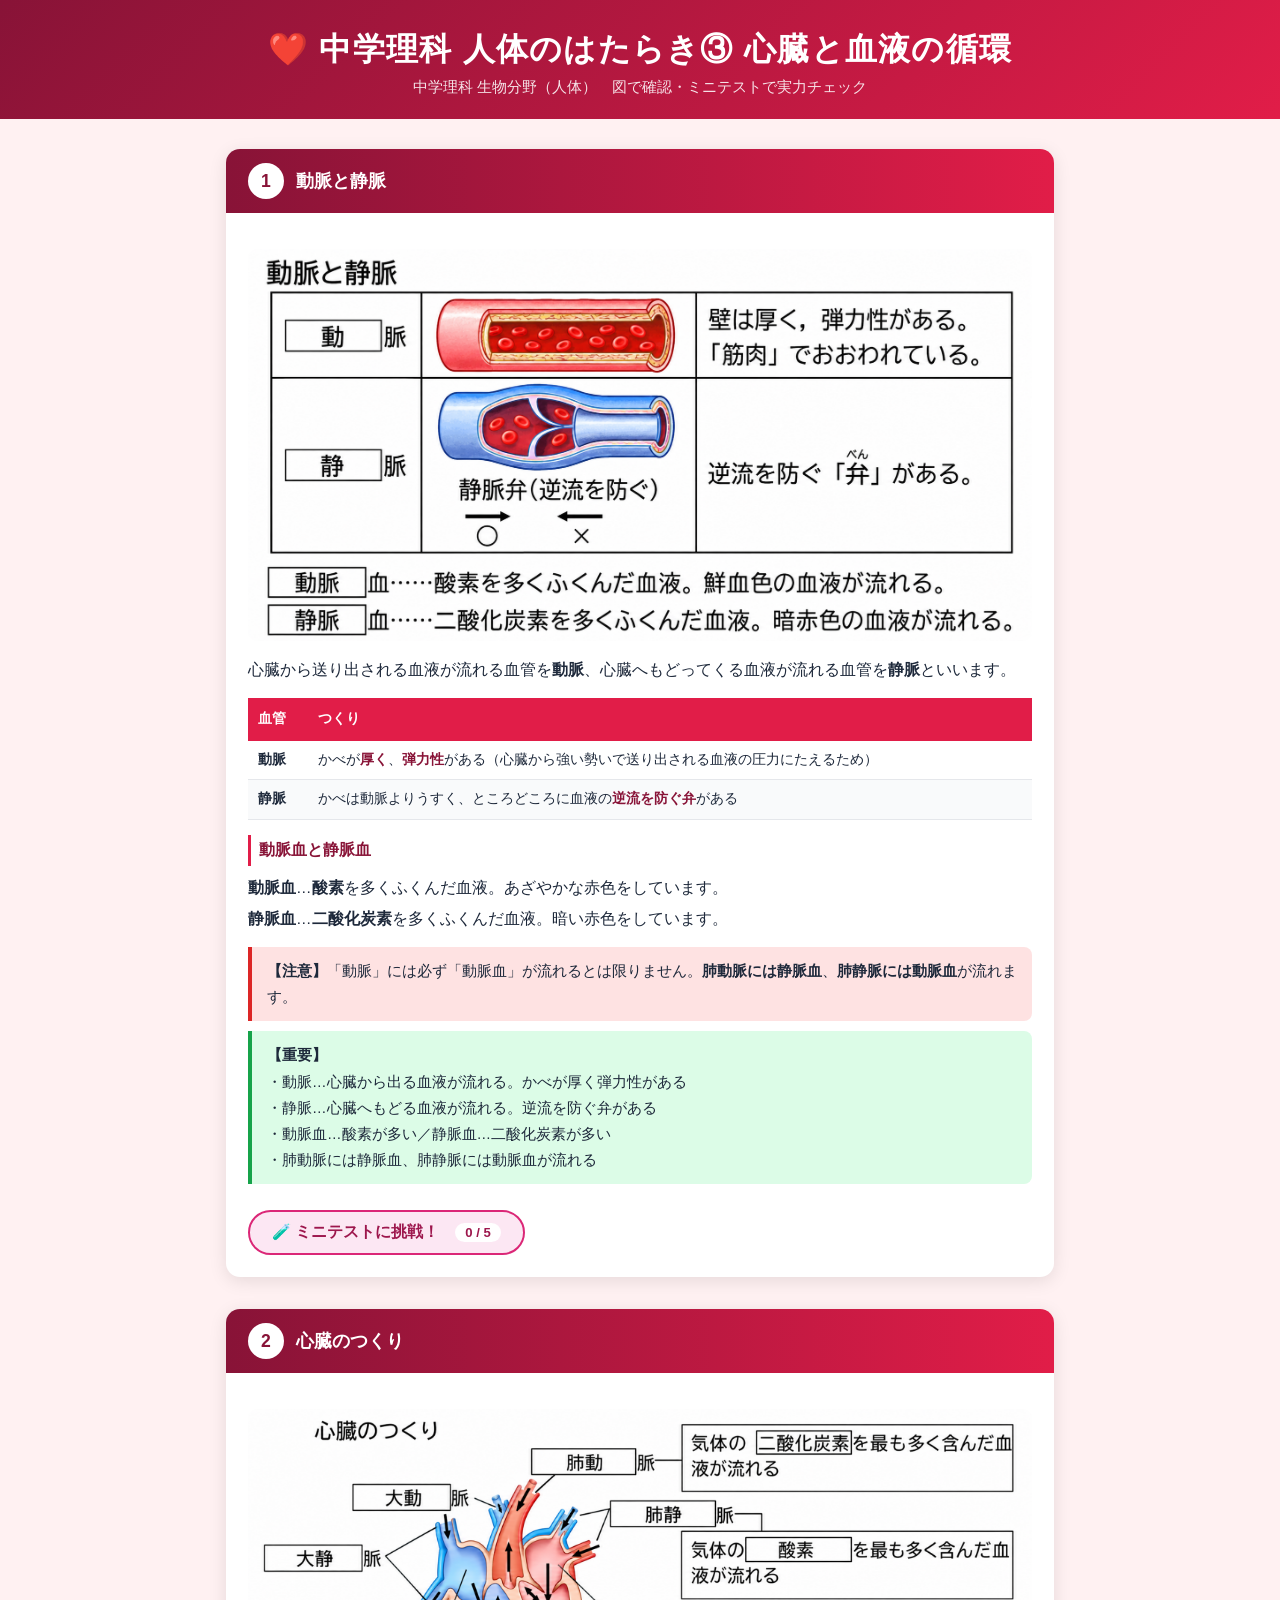
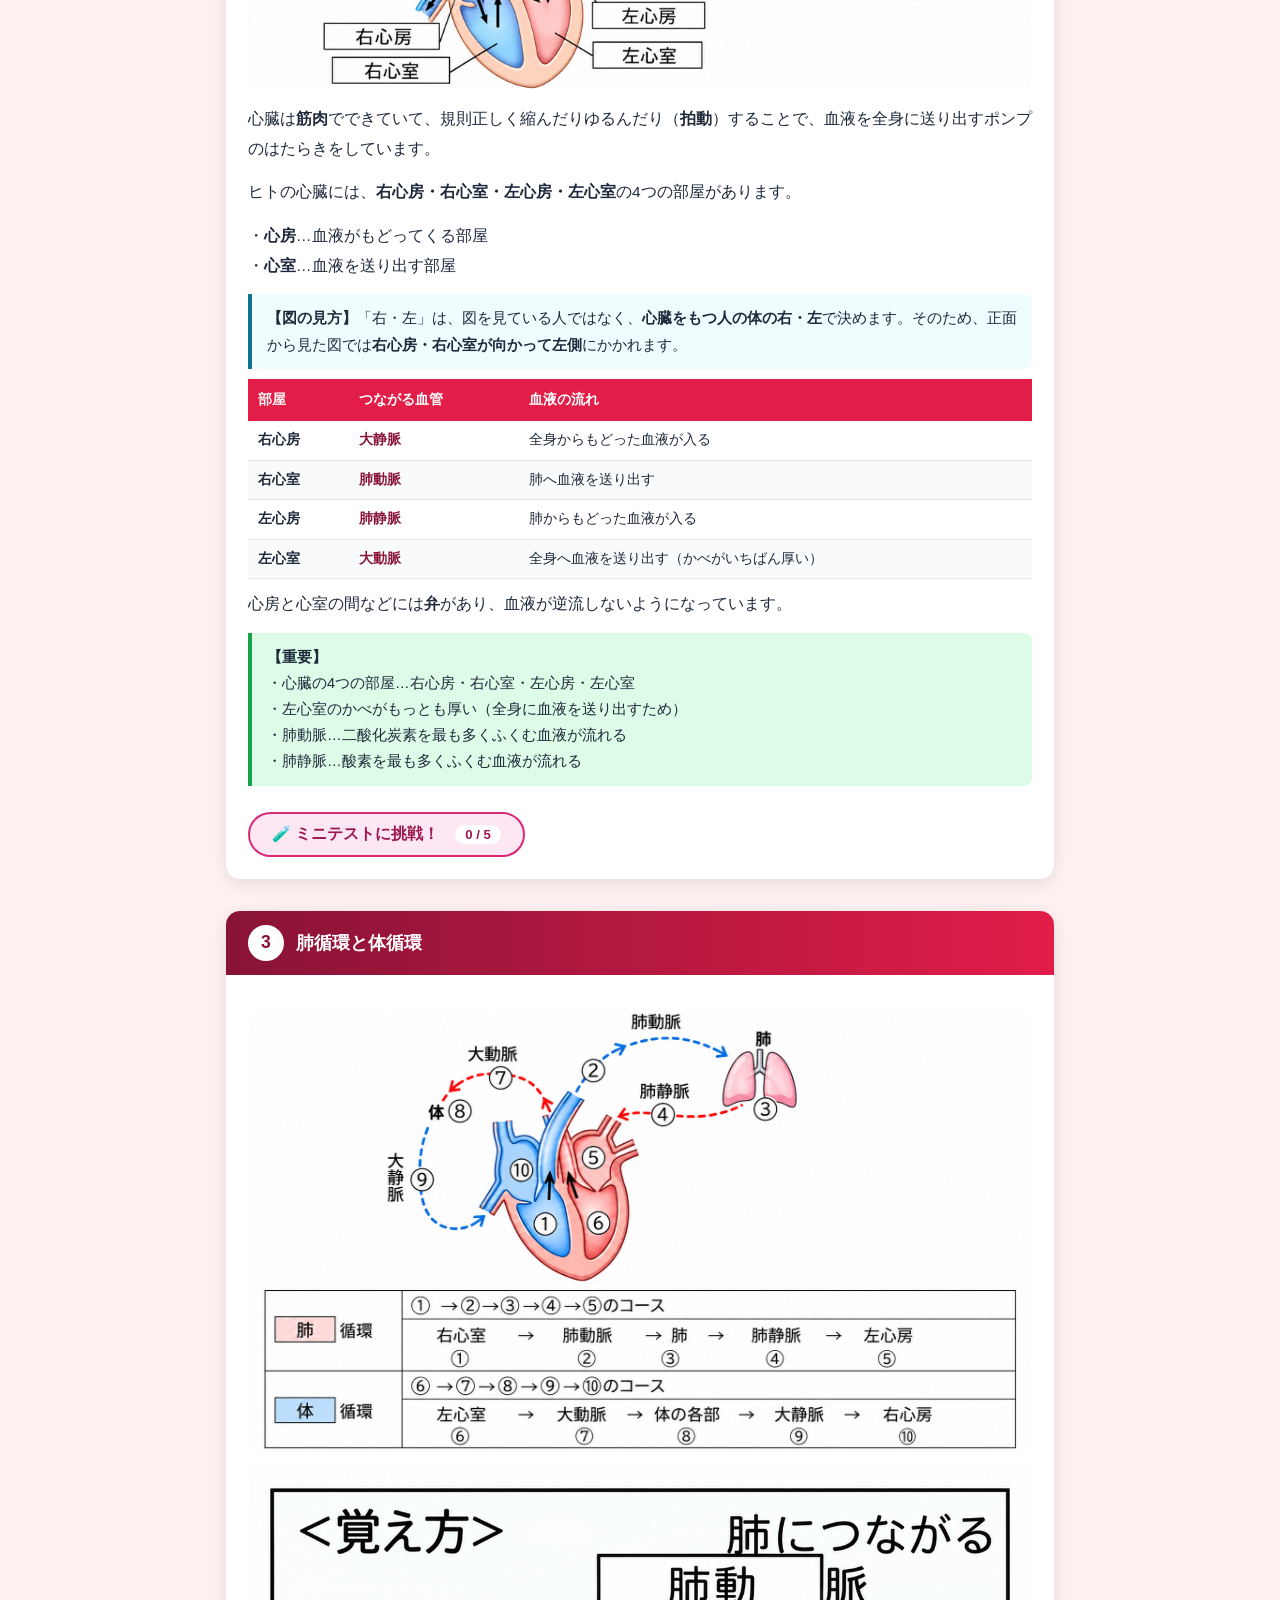
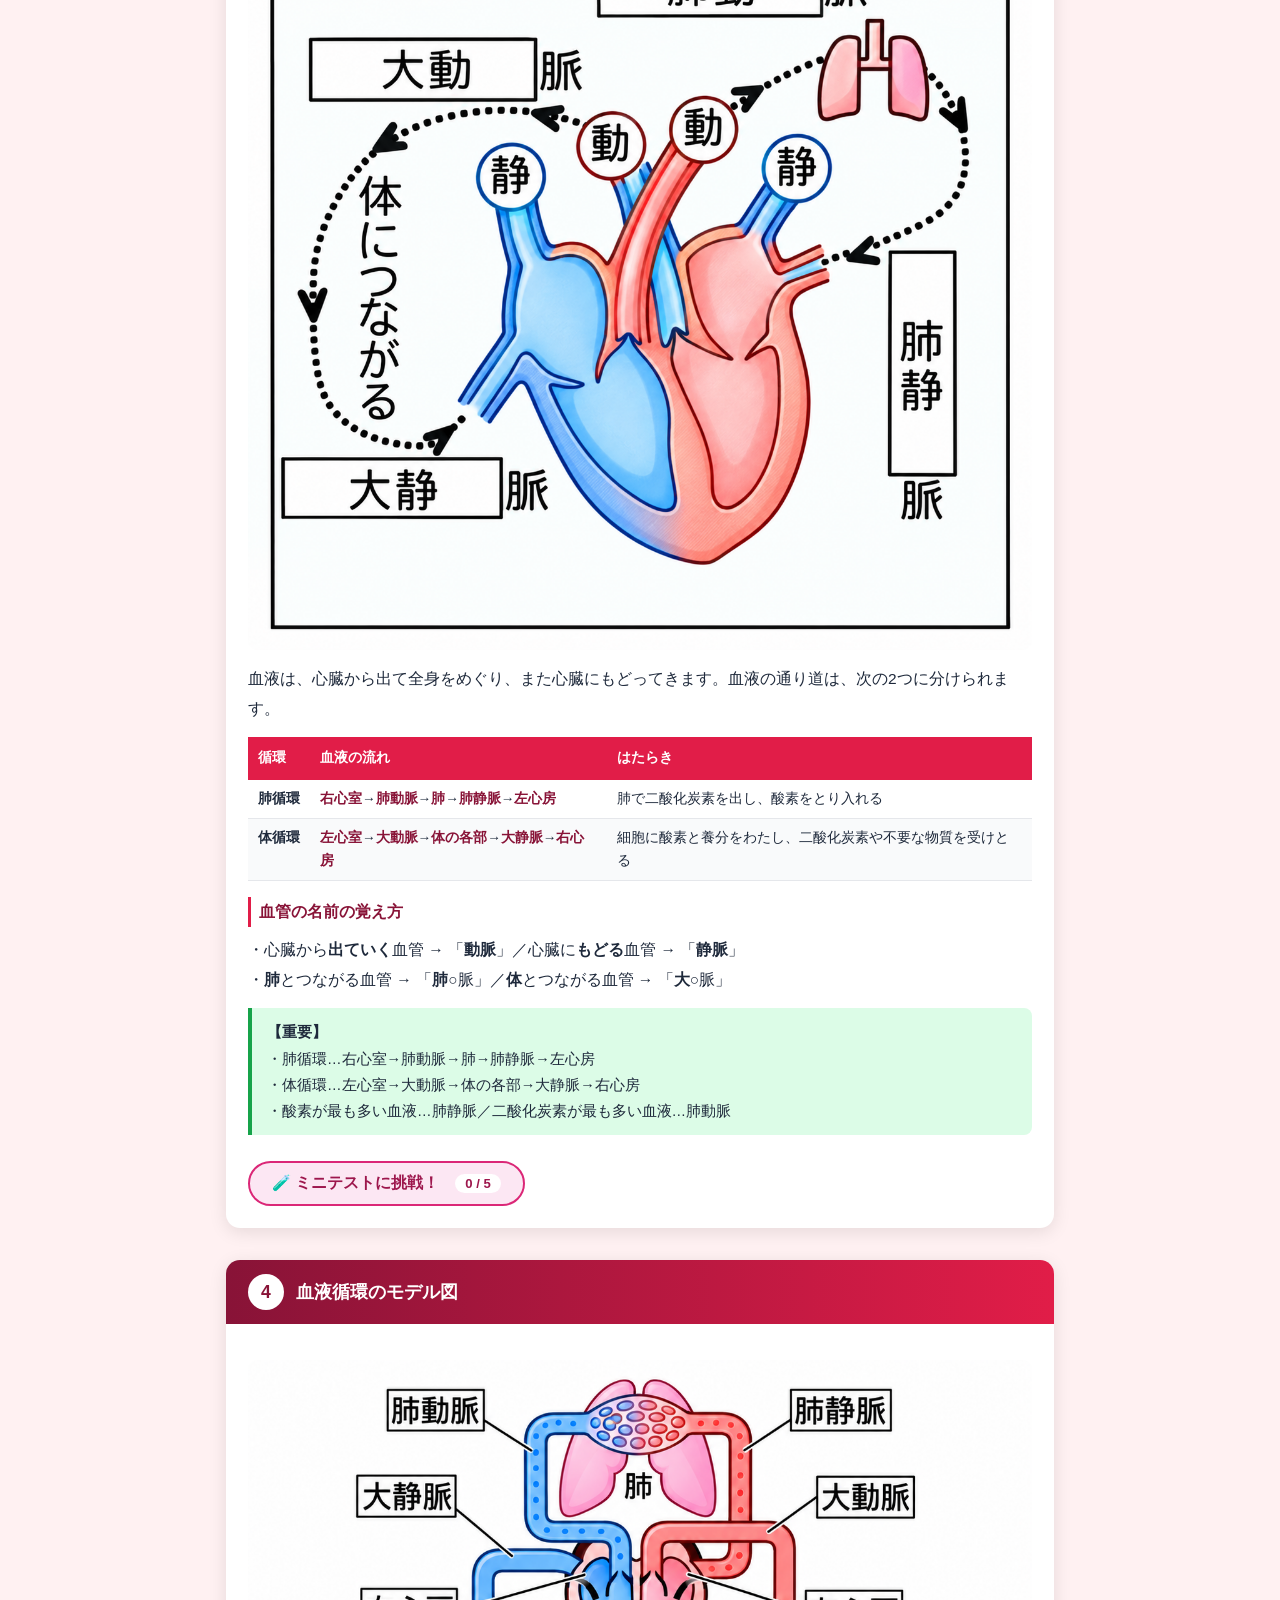
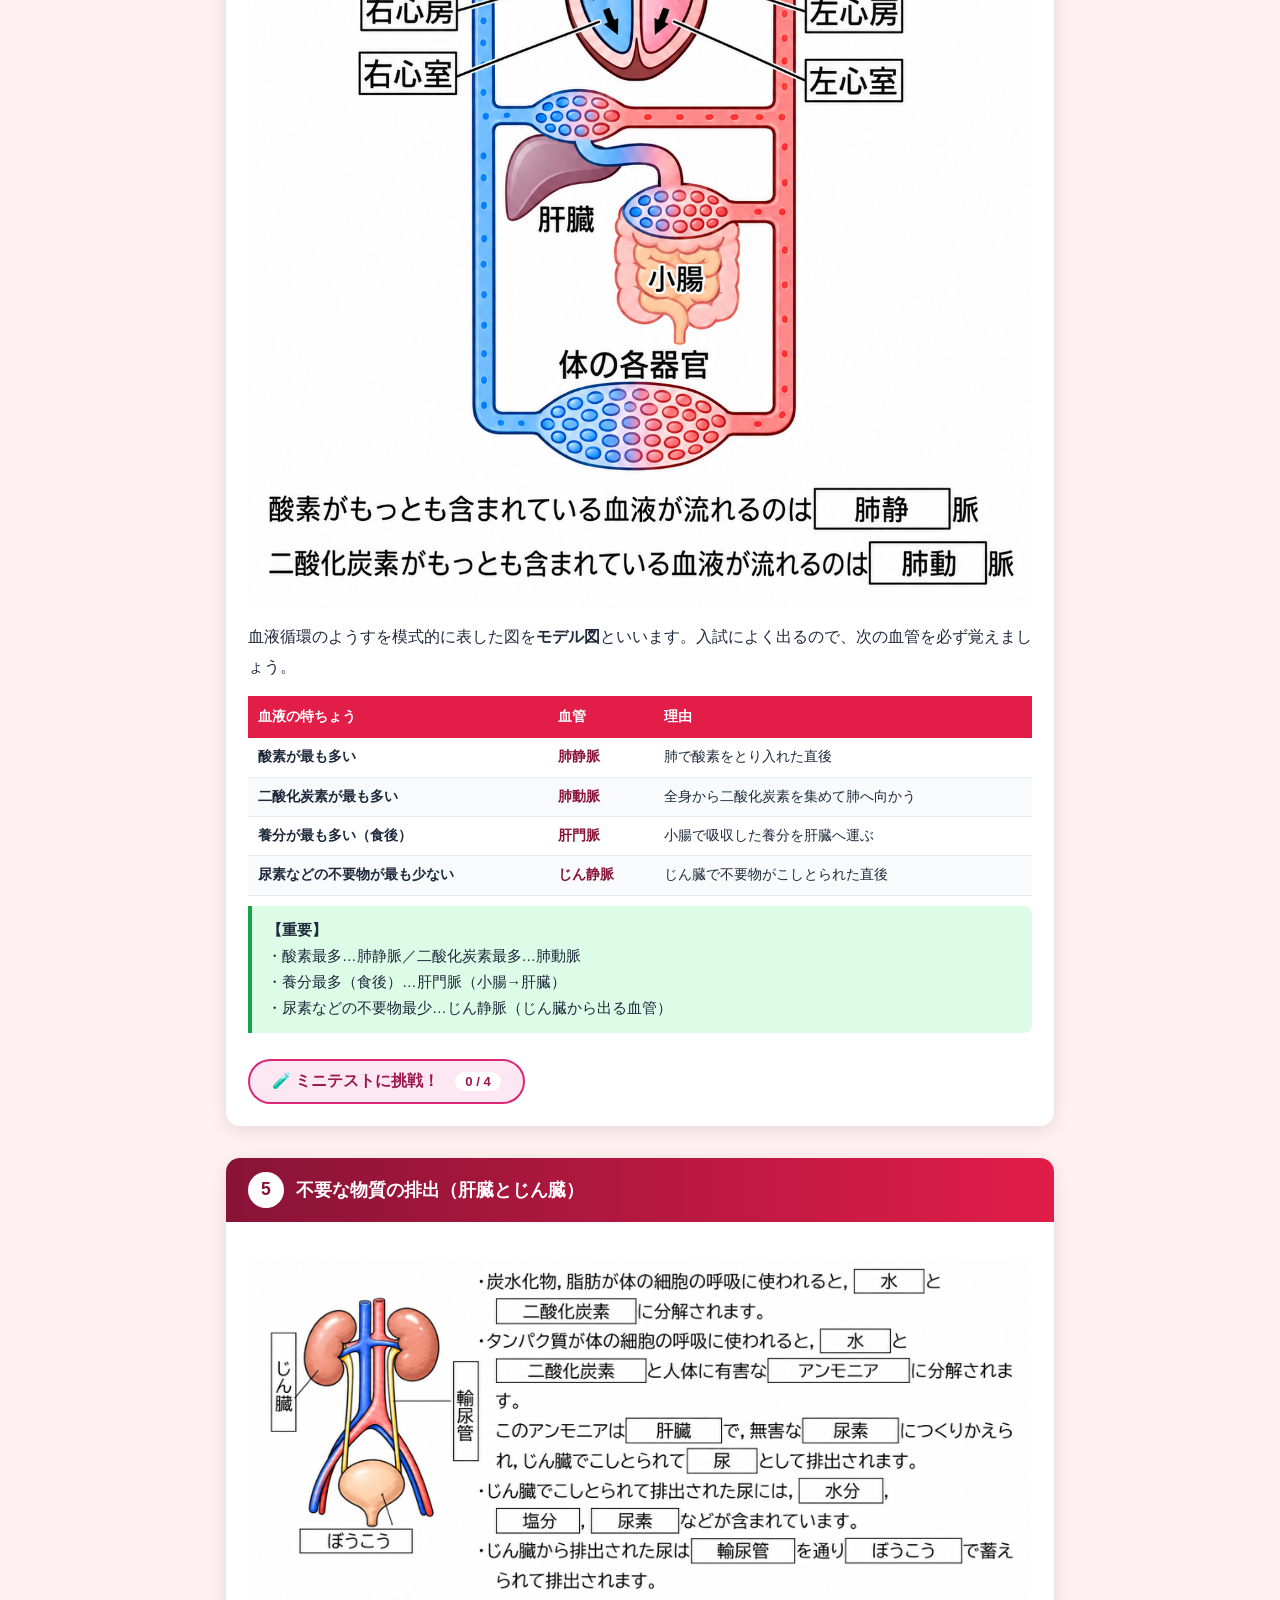
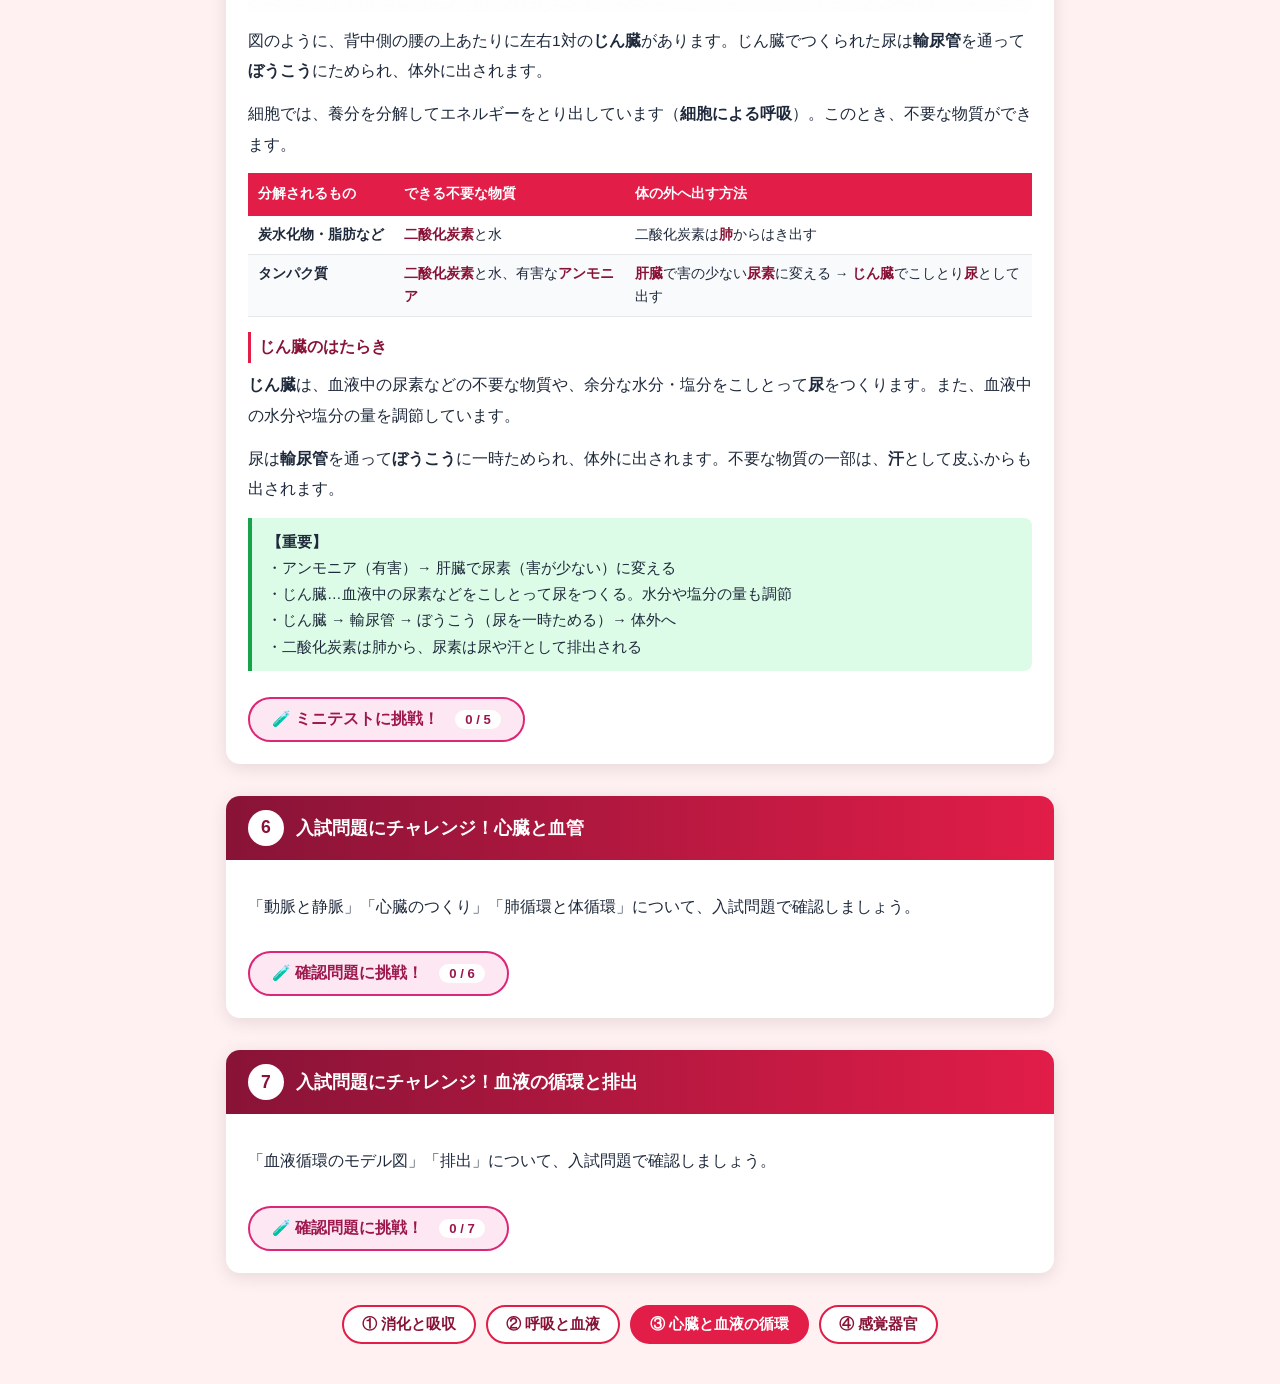
<file: jintai_ch03.html>
<!DOCTYPE html>
<html lang="ja"><head><meta http-equiv="Content-Type" content="text/html; charset=UTF-8">

<meta name="viewport" content="width=device-width,initial-scale=1">
<title>❤️ 中学理科 人体のはたらき③ 心臓と血液の循環</title>
<style>
:root{
  --pri:#e11d48;--pri-d:#881337;--pri-l:#fecdd3;
  --pink:#db2777;--pink-d:#9d174d;--pink-bg:#fce7f3;
  --gray:#6b7280;--light:#f0fdf4;--card:#fff;
  --radius:14px;--shadow:0 4px 18px rgba(0,0,0,.10);
}
*{box-sizing:border-box;margin:0;padding:0;}
body{background:#fff1f2;font-family:'Helvetica Neue',Arial,'Hiragino Sans',sans-serif;color:#1e293b;}
header{background:linear-gradient(135deg,var(--pri-d),var(--pri));color:#fff;text-align:center;padding:28px 20px 22px;}
header h1{font-size:clamp(1.3rem,4vw,2rem);font-weight:900;letter-spacing:.04em;}
header p{margin-top:6px;font-size:.93rem;opacity:.88;}
.units{max-width:860px;margin:30px auto;padding:0 16px;}
.unit-card{background:var(--card);border-radius:var(--radius);box-shadow:var(--shadow);margin-bottom:32px;overflow:hidden;}
.unit-header{background:linear-gradient(90deg,var(--pri-d),var(--pri));color:#fff;padding:14px 22px;display:flex;align-items:center;gap:12px;}
.unit-num{background:#fff;color:var(--pri-d);font-weight:900;font-size:1.1rem;border-radius:50%;width:36px;height:36px;display:flex;align-items:center;justify-content:center;flex-shrink:0;}
.unit-header h2{font-size:1.1rem;font-weight:800;}
.unit-body{padding:22px;}
.exp-img{margin:14px 0;}
.exp-text{line-height:1.95;font-size:.97rem;margin:10px 0;}
.exp-text p{margin-bottom:.85em;}
.exp-text h3{font-size:.97rem;color:var(--pri-d);margin:1em 0 .5em;border-left:3px solid var(--pri);padding-left:8px;font-weight:800;}
.pt-box{background:#dcfce7;border-left:4px solid #16a34a;border-radius:0 8px 8px 0;padding:11px 15px;margin:10px 0;font-size:.91rem;line-height:1.8;}
.warn-box{background:#fee2e2;border-left:4px solid #dc2626;border-radius:0 8px 8px 0;padding:11px 15px;margin:10px 0;font-size:.91rem;line-height:1.8;}
.memo-box{background:#fff1f2;border-left:4px solid #16a34a;border-radius:0 8px 8px 0;padding:11px 15px;margin:10px 0;font-size:.88rem;line-height:1.8;}
.amber-box{background:#fef3c7;border-left:4px solid #b45309;border-radius:0 8px 8px 0;padding:11px 15px;margin:10px 0;font-size:.91rem;line-height:1.8;}
.info-box{background:#f0fdff;border-left:4px solid #0e7490;border-radius:0 8px 8px 0;padding:11px 15px;margin:10px 0;font-size:.91rem;line-height:1.8;}
.eq-box{background:#f8fafc;border:1.5px solid #e2e8f0;border-radius:10px;padding:14px;margin:10px 0;text-align:center;}
.eq-box .eq{font-size:1rem;font-weight:800;color:var(--pri-d);letter-spacing:.03em;}
.exp-tbl{width:100%;border-collapse:collapse;font-size:.85rem;margin:10px 0;}
.exp-tbl th{background:var(--pri);color:#fff;padding:8px 10px;text-align:left;}
.exp-tbl td{padding:8px 10px;border-bottom:1px solid #e5e7eb;vertical-align:top;line-height:1.65;}
.exp-tbl tr:nth-child(even) td{background:#f9fafb;}
.exp-tbl .nc{font-weight:700;white-space:nowrap;}
.badge-p{background:#dcfce7;color:#14532d;border:1px solid #bbf7d0;font-size:.68rem;font-weight:700;padding:1px 7px;border-radius:10px;display:inline-block;margin-left:4px;}
.kw-list{display:flex;flex-wrap:wrap;gap:8px;margin:10px 0 16px;}
.kw{background:var(--pri-l);color:var(--pri-d);border-radius:20px;padding:4px 14px;font-size:.88rem;font-weight:700;}
/* mini-test toggle */
.mini-btn{display:flex;align-items:center;gap:8px;cursor:pointer;user-select:none;background:var(--pink-bg);border:2.5px solid var(--pink);color:var(--pink-d);font-size:.97rem;font-weight:800;padding:10px 22px;border-radius:40px;margin:14px 0 0;transition:.2s;}
.mini-btn:hover{background:var(--pink);color:#fff;}
.mini-section{display:none;margin-top:16px;background:#fdf2f8;border:2px solid #f9a8d4;border-radius:12px;padding:18px;}
.mini-section.open{display:block;}
.q-block{margin-bottom:22px;}
.q-block h4{font-size:.98rem;font-weight:800;color:var(--pri-d);margin-bottom:10px;}
/* Word bank chips */
.mchips{display:flex;flex-wrap:wrap;gap:8px;margin:8px 0;}
.mchip{background:#fff;border:2.5px solid var(--pink);color:var(--pink-d);border-radius:20px;padding:5px 16px;font-size:.93rem;font-weight:700;cursor:pointer;transition:.18s;}
.mchip:hover{background:var(--pink);color:#fff;}
.mchip.used{opacity:.35;pointer-events:none;}
/* Blanks */
.mdz-row{display:flex;flex-wrap:wrap;align-items:center;gap:8px;margin:8px 0;}
.mdz{display:inline-flex;align-items:center;justify-content:center;min-width:80px;height:36px;border:2.5px dashed var(--pink);border-radius:8px;padding:0 10px;font-size:.93rem;font-weight:700;cursor:pointer;color:var(--pink-d);transition:.18s;background:#fff;}
.mdz.filled{border-style:solid;background:#fce7f3;}
.mdz.correct{border-color:#16a34a;background:#dcfce7;color:#166534;}
.mdz.wrong{border-color:#dc2626;background:#fee2e2;color:#991b1b;}
.mdz-label{font-size:.9rem;color:#374151;}
/* 4択 */
.choice-list{display:grid;grid-template-columns:1fr 1fr;gap:8px;margin:10px 0;}
@media(max-width:480px){.choice-list{grid-template-columns:1fr;}}
.choice-btn{padding:10px 14px;border:2.5px solid #d1d5db;border-radius:10px;background:#fff;font-size:.93rem;cursor:pointer;text-align:left;transition:.18s;}
.choice-btn:hover{border-color:var(--pri);background:var(--pri-l);}
.choice-btn.correct{border-color:#16a34a;background:#dcfce7;color:#166534;font-weight:700;}
.choice-btn.wrong{border-color:#dc2626;background:#fee2e2;color:#991b1b;}
.choice-btn:disabled{cursor:default;}
/* Check / Sample buttons */
.btn-row{display:flex;flex-wrap:wrap;gap:8px;margin-top:10px;}
.check-btn{background:var(--pri);color:#fff;border:none;border-radius:22px;padding:8px 22px;font-size:.93rem;font-weight:700;cursor:pointer;transition:.18s;}
.check-btn:hover{background:var(--pri-d);}
.sample-btn{background:#fff;color:var(--gray);border:2px solid #d1d5db;border-radius:22px;padding:8px 22px;font-size:.93rem;font-weight:700;cursor:pointer;transition:.18s;}
.sample-btn:hover{background:#f3f4f6;}
.msample{display:none;background:#fef9c3;border:1.5px solid #fbbf24;border-radius:8px;padding:8px 14px;font-size:.9rem;margin-top:8px;}
.msample.show{display:block;}
.fb-msg{font-size:.9rem;margin-top:6px;font-weight:600;}
/* Score pips */
.mini-score-row{display:flex;gap:6px;align-items:center;margin-bottom:10px;}
.mini-score-pip{width:14px;height:14px;border-radius:50%;background:#e5e7eb;border:2px solid #d1d5db;transition:.3s;}
.mini-score-pip.pass{background:#16a34a;border-color:#166534;}
/* Pass banner */
.pass-banner{display:none;background:linear-gradient(90deg,#166534,#16a34a);color:#fff;text-align:center;padding:16px;border-radius:10px;margin-top:16px;font-size:1.1rem;font-weight:900;}
.pass-banner.show{display:block;}
canvas#confetti-canvas{position:fixed;top:0;left:0;pointer-events:none;width:100%;height:100%;z-index:9999;}

.q-img{max-width:100%;border-radius:10px;margin:6px auto 10px;display:block;}
.q-note{font-size:.88rem;color:#555;margin-bottom:6px;line-height:1.8;}
.src{font-size:.78rem;color:#6b7280;font-weight:600;margin-left:6px;}
.chap-nav{max-width:860px;margin:0 auto 40px;padding:0 16px;display:flex;flex-wrap:wrap;gap:10px;justify-content:center;}
.chap-nav a{background:#fff;border:2px solid var(--pri);color:var(--pri-d);text-decoration:none;font-weight:800;padding:8px 18px;border-radius:24px;font-size:.92rem;}
.chap-nav a.now{background:var(--pri);color:#fff;}
.exp-tbl td b{color:var(--pri-d);}
</style>
</head>
<body>
<canvas id="confetti-canvas"></canvas>
<header>
  <h1>❤️ 中学理科 人体のはたらき③ 心臓と血液の循環</h1>
  <p>中学理科 生物分野（人体）　図で確認・ミニテストで実力チェック</p>
</header>
<div class="units">

<div class="unit-card" id="card_mt1">
  <div class="unit-header">
    <div class="unit-num">1</div>
    <h2>動脈と静脈</h2>
  </div>
  <div class="unit-body">
    <div class="exp-img"><img src="doumaykujyoumyaku2.png" alt="動脈と静脈のつくり" style="max-width:100%;border-radius:10px;margin:10px auto;display:block;"></div>
    <div class="exp-text"><p>心臓から送り出される血液が流れる血管を<b>動脈</b>、心臓へもどってくる血液が流れる血管を<b>静脈</b>といいます。</p>
<table class="exp-tbl">
<thead><tr><th>血管</th><th>つくり</th></tr></thead>
<tbody>
<tr><td class="nc">動脈</td><td>かべが<b>厚く</b>、<b>弾力性</b>がある（心臓から強い勢いで送り出される血液の圧力にたえるため）</td></tr>
<tr><td class="nc">静脈</td><td>かべは動脈よりうすく、ところどころに血液の<b>逆流を防ぐ弁</b>がある</td></tr>
</tbody></table>
<h3>動脈血と静脈血</h3>
<p><b>動脈血</b>…<b>酸素</b>を多くふくんだ血液。あざやかな赤色をしています。<br>
<b>静脈血</b>…<b>二酸化炭素</b>を多くふくんだ血液。暗い赤色をしています。</p>
<div class="warn-box"><b>【注意】</b>「動脈」には必ず「動脈血」が流れるとは限りません。<b>肺動脈には静脈血</b>、<b>肺静脈には動脈血</b>が流れます。</div>
<div class="pt-box"><b>【重要】</b><br>
・動脈…心臓から出る血液が流れる。かべが厚く弾力性がある<br>
・静脈…心臓へもどる血液が流れる。逆流を防ぐ弁がある<br>
・動脈血…酸素が多い／静脈血…二酸化炭素が多い<br>
・肺動脈には静脈血、肺静脈には動脈血が流れる</div></div>
    <div class="kw-list"></div>
    <button class="mini-btn" onclick="toggleMini('mt1')">
      🧪 ミニテストに挑戦！
      <span id="mini-badge-mt1" style="background:#fff;color:var(--pink-d);border-radius:12px;padding:2px 10px;font-size:.82rem;margin-left:8px;">0 / 5</span>
    </button>
    <div class="mini-section" id="mini_mt1">
      <div class="mini-score-row" id="pips_mt1"><div class="mini-score-pip" id="pip_mt1_1"></div><div class="mini-score-pip" id="pip_mt1_2"></div><div class="mini-score-pip" id="pip_mt1_3"></div><div class="mini-score-pip" id="pip_mt1_4"></div><div class="mini-score-pip" id="pip_mt1_5"></div></div>
      <div class="q-block" id="qblock_mt1_q1">
  <h4>Q1. 文中の①〜⑤に当てはまる語句を語群から選んで入れよう。</h4>
  <p class="q-note">心臓から送り出された血液が流れる血管を①、心臓にもどる血液が流れる血管を②という。②には、血液の③を防ぐ④がある。酸素を多くふくむ血液を⑤という。</p>
  <div class="mchips" id="chips_mt1_q1"></div>
  <div class="mdz-row">
    <span class="mdz-label">①</span><span class="mdz" id="mdz_mt1_q1_0" onclick="returnChip('mt1',1,0)">&nbsp;</span>
    <span class="mdz-label">②</span><span class="mdz" id="mdz_mt1_q1_1" onclick="returnChip('mt1',1,1)">&nbsp;</span>
    <span class="mdz-label">③</span><span class="mdz" id="mdz_mt1_q1_2" onclick="returnChip('mt1',1,2)">&nbsp;</span>
    <span class="mdz-label">④</span><span class="mdz" id="mdz_mt1_q1_3" onclick="returnChip('mt1',1,3)">&nbsp;</span>
    <span class="mdz-label">⑤</span><span class="mdz" id="mdz_mt1_q1_4" onclick="returnChip('mt1',1,4)">&nbsp;</span>
  </div>
  <div class="btn-row">
    <button class="check-btn" onclick="checkMiniBank('mt1',1)">✔ 答え合わせ</button>
    <button class="sample-btn" onclick="showSample('mt1',1)">💡 答えを見る</button>
  </div>
  <div class="fb-msg" id="fb_mt1_q1"></div>
  <div class="msample" id="samp_mt1_q1">答え: ①=動脈 / ②=静脈 / ③=逆流 / ④=弁 / ⑤=動脈血</div>
</div>
<div class="q-block" id="qblock_mt1_q2">
  <h4>Q2. かべが厚く、弾力性がある血管はどれか。</h4>
  <div class="choice-list" id="choices_mt1_q2">
    <button class="choice-btn" onclick="pick4('mt1',2,0,0,'mt1_q2')">ア：動脈</button>
    <button class="choice-btn" onclick="pick4('mt1',2,1,0,'mt1_q2')">イ：静脈</button>
    <button class="choice-btn" onclick="pick4('mt1',2,2,0,'mt1_q2')">ウ：毛細血管</button>
    <button class="choice-btn" onclick="pick4('mt1',2,3,0,'mt1_q2')">エ：リンパ管</button>
  </div>
  <div class="fb-msg" id="fb_mt1_q2"></div>
  <div class="msample" id="samp_mt1_q2">正解: ア：動脈　動脈は、心臓から送り出される血液の強い圧力にたえられるよう、かべが厚く弾力性があります。</div>
</div>
<div class="q-block" id="qblock_mt1_q3">
  <h4>Q3. 静脈にある弁のはたらきはどれか。</h4>
  <div class="choice-list" id="choices_mt1_q3">
    <button class="choice-btn" onclick="pick4('mt1',3,0,2,'mt1_q3')">ア：血液を固める</button>
    <button class="choice-btn" onclick="pick4('mt1',3,1,2,'mt1_q3')">イ：酸素をとり入れる</button>
    <button class="choice-btn" onclick="pick4('mt1',3,2,2,'mt1_q3')">ウ：血液の逆流を防ぐ</button>
    <button class="choice-btn" onclick="pick4('mt1',3,3,2,'mt1_q3')">エ：養分を吸収する</button>
  </div>
  <div class="fb-msg" id="fb_mt1_q3"></div>
  <div class="msample" id="samp_mt1_q3">正解: ウ：血液の逆流を防ぐ　静脈は血液の勢いが弱いので、弁によって血液が逆向きに流れるのを防いでいます。</div>
</div>
<div class="q-block" id="qblock_mt1_q4">
  <h4>Q4. 二酸化炭素を多くふくみ、暗い赤色をした血液を何というか。</h4>
  <div class="choice-list" id="choices_mt1_q4">
    <button class="choice-btn" onclick="pick4('mt1',4,0,3,'mt1_q4')">ア：動脈血</button>
    <button class="choice-btn" onclick="pick4('mt1',4,1,3,'mt1_q4')">イ：組織液</button>
    <button class="choice-btn" onclick="pick4('mt1',4,2,3,'mt1_q4')">ウ：リンパ液</button>
    <button class="choice-btn" onclick="pick4('mt1',4,3,3,'mt1_q4')">エ：静脈血</button>
  </div>
  <div class="fb-msg" id="fb_mt1_q4"></div>
  <div class="msample" id="samp_mt1_q4">正解: エ：静脈血　二酸化炭素を多くふくむ血液を静脈血といいます。</div>
</div>
<div class="q-block" id="qblock_mt1_q5">
  <h4>Q5. 図の①〜④に当てはまる語句を語群から選んで入れよう。</h4>
  <img class="q-img" src="doumaykujyoumyaku2-1.png" alt="動脈と静脈（番号あて）">
  <div class="mchips" id="chips_mt1_q5"></div>
  <div class="mdz-row">
    <span class="mdz-label">①</span><span class="mdz" id="mdz_mt1_q5_0" onclick="returnChip('mt1',5,0)">&nbsp;</span>
    <span class="mdz-label">②</span><span class="mdz" id="mdz_mt1_q5_1" onclick="returnChip('mt1',5,1)">&nbsp;</span>
    <span class="mdz-label">③</span><span class="mdz" id="mdz_mt1_q5_2" onclick="returnChip('mt1',5,2)">&nbsp;</span>
    <span class="mdz-label">④</span><span class="mdz" id="mdz_mt1_q5_3" onclick="returnChip('mt1',5,3)">&nbsp;</span>
  </div>
  <div class="btn-row">
    <button class="check-btn" onclick="checkMiniBank('mt1',5)">✔ 答え合わせ</button>
    <button class="sample-btn" onclick="showSample('mt1',5)">💡 答えを見る</button>
  </div>
  <div class="fb-msg" id="fb_mt1_q5"></div>
  <div class="msample" id="samp_mt1_q5">答え: ①=動 / ②=静 / ③=動脈 / ④=静脈</div>
</div>
      <div class="pass-banner" id="pass_mt1">🎉 この単元クリア！すばらしい！ 🎉</div>
    </div>
  </div>
</div>
<div class="unit-card" id="card_mt2">
  <div class="unit-header">
    <div class="unit-num">2</div>
    <h2>心臓のつくり</h2>
  </div>
  <div class="unit-body">
    <div class="exp-img"><img src="sinzou1.png" alt="心臓のつくり" style="max-width:100%;border-radius:10px;margin:10px auto;display:block;"></div>
    <div class="exp-text"><p>心臓は<b>筋肉</b>でできていて、規則正しく縮んだりゆるんだり（<b>拍動</b>）することで、血液を全身に送り出すポンプのはたらきをしています。</p>
<p>ヒトの心臓には、<b>右心房・右心室・左心房・左心室</b>の4つの部屋があります。</p>
<p>・<b>心房</b>…血液がもどってくる部屋<br>・<b>心室</b>…血液を送り出す部屋</p>
<div class="info-box"><b>【図の見方】</b>「右・左」は、図を見ている人ではなく、<b>心臓をもつ人の体の右・左</b>で決めます。そのため、正面から見た図では<b>右心房・右心室が向かって左側</b>にかかれます。</div>
<table class="exp-tbl">
<thead><tr><th>部屋</th><th>つながる血管</th><th>血液の流れ</th></tr></thead>
<tbody>
<tr><td class="nc">右心房</td><td><b>大静脈</b></td><td>全身からもどった血液が入る</td></tr>
<tr><td class="nc">右心室</td><td><b>肺動脈</b></td><td>肺へ血液を送り出す</td></tr>
<tr><td class="nc">左心房</td><td><b>肺静脈</b></td><td>肺からもどった血液が入る</td></tr>
<tr><td class="nc">左心室</td><td><b>大動脈</b></td><td>全身へ血液を送り出す（かべがいちばん厚い）</td></tr>
</tbody></table>
<p>心房と心室の間などには<b>弁</b>があり、血液が逆流しないようになっています。</p>
<div class="pt-box"><b>【重要】</b><br>
・心臓の4つの部屋…右心房・右心室・左心房・左心室<br>
・左心室のかべがもっとも厚い（全身に血液を送り出すため）<br>
・肺動脈…二酸化炭素を最も多くふくむ血液が流れる<br>
・肺静脈…酸素を最も多くふくむ血液が流れる</div></div>
    <div class="kw-list"></div>
    <button class="mini-btn" onclick="toggleMini('mt2')">
      🧪 ミニテストに挑戦！
      <span id="mini-badge-mt2" style="background:#fff;color:var(--pink-d);border-radius:12px;padding:2px 10px;font-size:.82rem;margin-left:8px;">0 / 5</span>
    </button>
    <div class="mini-section" id="mini_mt2">
      <div class="mini-score-row" id="pips_mt2"><div class="mini-score-pip" id="pip_mt2_1"></div><div class="mini-score-pip" id="pip_mt2_2"></div><div class="mini-score-pip" id="pip_mt2_3"></div><div class="mini-score-pip" id="pip_mt2_4"></div><div class="mini-score-pip" id="pip_mt2_5"></div></div>
      <div class="q-block" id="qblock_mt2_q1">
  <h4>Q1. 文中の①〜⑤に当てはまる語句を語群から選んで入れよう。</h4>
  <p class="q-note">心臓の4つの部屋のうち、全身からもどった血液が入るのは①、肺へ血液を送り出すのは②、肺からもどった血液が入るのは③、全身へ血液を送り出すのは④である。かべがもっとも厚いのは⑤である。</p>
  <div class="mchips" id="chips_mt2_q1"></div>
  <div class="mdz-row">
    <span class="mdz-label">①</span><span class="mdz" id="mdz_mt2_q1_0" onclick="returnChip('mt2',1,0)">&nbsp;</span>
    <span class="mdz-label">②</span><span class="mdz" id="mdz_mt2_q1_1" onclick="returnChip('mt2',1,1)">&nbsp;</span>
    <span class="mdz-label">③</span><span class="mdz" id="mdz_mt2_q1_2" onclick="returnChip('mt2',1,2)">&nbsp;</span>
    <span class="mdz-label">④</span><span class="mdz" id="mdz_mt2_q1_3" onclick="returnChip('mt2',1,3)">&nbsp;</span>
    <span class="mdz-label">⑤</span><span class="mdz" id="mdz_mt2_q1_4" onclick="returnChip('mt2',1,4)">&nbsp;</span>
  </div>
  <div class="btn-row">
    <button class="check-btn" onclick="checkMiniBank('mt2',1)">✔ 答え合わせ</button>
    <button class="sample-btn" onclick="showSample('mt2',1)">💡 答えを見る</button>
  </div>
  <div class="fb-msg" id="fb_mt2_q1"></div>
  <div class="msample" id="samp_mt2_q1">答え: ①=右心房 / ②=右心室 / ③=左心房 / ④=左心室 / ⑤=左心室</div>
</div>
<div class="q-block" id="qblock_mt2_q2">
  <h4>Q2. 左心室から全身へ血液を送り出す血管はどれか。</h4>
  <div class="choice-list" id="choices_mt2_q2">
    <button class="choice-btn" onclick="pick4('mt2',2,0,2,'mt2_q2')">ア：大静脈</button>
    <button class="choice-btn" onclick="pick4('mt2',2,1,2,'mt2_q2')">イ：肺動脈</button>
    <button class="choice-btn" onclick="pick4('mt2',2,2,2,'mt2_q2')">ウ：大動脈</button>
    <button class="choice-btn" onclick="pick4('mt2',2,3,2,'mt2_q2')">エ：肺静脈</button>
  </div>
  <div class="fb-msg" id="fb_mt2_q2"></div>
  <div class="msample" id="samp_mt2_q2">正解: ウ：大動脈　左心室から出た血液は、大動脈を通って全身へ送られます。</div>
</div>
<div class="q-block" id="qblock_mt2_q3">
  <h4>Q3. 酸素を最も多くふくむ血液が流れている血管はどれか。</h4>
  <div class="choice-list" id="choices_mt2_q3">
    <button class="choice-btn" onclick="pick4('mt2',3,0,2,'mt2_q3')">ア：肺動脈</button>
    <button class="choice-btn" onclick="pick4('mt2',3,1,2,'mt2_q3')">イ：大静脈</button>
    <button class="choice-btn" onclick="pick4('mt2',3,2,2,'mt2_q3')">ウ：肺静脈</button>
    <button class="choice-btn" onclick="pick4('mt2',3,3,2,'mt2_q3')">エ：大動脈</button>
  </div>
  <div class="fb-msg" id="fb_mt2_q3"></div>
  <div class="msample" id="samp_mt2_q3">正解: ウ：肺静脈　肺で酸素をとり入れたばかりの血液が流れる肺静脈が、最も酸素を多くふくんでいます。</div>
</div>
<div class="q-block" id="qblock_mt2_q4">
  <h4>Q4. 正面から見た心臓の図で、右心房・右心室が向かって左側にかかれているのはなぜか。</h4>
  <div class="choice-list" id="choices_mt2_q4">
    <button class="choice-btn" onclick="pick4('mt2',4,0,1,'mt2_q4')">ア：心臓は体の左側にあるから</button>
    <button class="choice-btn" onclick="pick4('mt2',4,1,1,'mt2_q4')">イ：心臓をもつ人の体の右・左で呼ぶため、正面から見ると左右が逆になるから</button>
    <button class="choice-btn" onclick="pick4('mt2',4,2,1,'mt2_q4')">ウ：右心房・右心室の方が大きいから</button>
    <button class="choice-btn" onclick="pick4('mt2',4,3,1,'mt2_q4')">エ：血液が左から右に流れるから</button>
  </div>
  <div class="fb-msg" id="fb_mt2_q4"></div>
  <div class="msample" id="samp_mt2_q4">正解: イ：心臓をもつ人の体の右・左で呼ぶため、正面から見ると左右が逆になるから　向かい合って見ているので、その人の「右」は見ている人から見て「左」になります。</div>
</div>
<div class="q-block" id="qblock_mt2_q5">
  <h4>Q5. 図の①〜⑩に当てはまる語句を語群から選んで入れよう。</h4>
  <img class="q-img" src="sinzou2_fix.png" alt="心臓のつくり（番号あて）">
  <div class="mchips" id="chips_mt2_q5"></div>
  <div class="mdz-row">
    <span class="mdz-label">①</span><span class="mdz" id="mdz_mt2_q5_0" onclick="returnChip('mt2',5,0)">&nbsp;</span>
    <span class="mdz-label">②</span><span class="mdz" id="mdz_mt2_q5_1" onclick="returnChip('mt2',5,1)">&nbsp;</span>
    <span class="mdz-label">③</span><span class="mdz" id="mdz_mt2_q5_2" onclick="returnChip('mt2',5,2)">&nbsp;</span>
    <span class="mdz-label">④</span><span class="mdz" id="mdz_mt2_q5_3" onclick="returnChip('mt2',5,3)">&nbsp;</span>
    <span class="mdz-label">⑤</span><span class="mdz" id="mdz_mt2_q5_4" onclick="returnChip('mt2',5,4)">&nbsp;</span>
    <span class="mdz-label">⑥</span><span class="mdz" id="mdz_mt2_q5_5" onclick="returnChip('mt2',5,5)">&nbsp;</span>
    <span class="mdz-label">⑦</span><span class="mdz" id="mdz_mt2_q5_6" onclick="returnChip('mt2',5,6)">&nbsp;</span>
    <span class="mdz-label">⑧</span><span class="mdz" id="mdz_mt2_q5_7" onclick="returnChip('mt2',5,7)">&nbsp;</span>
    <span class="mdz-label">⑨</span><span class="mdz" id="mdz_mt2_q5_8" onclick="returnChip('mt2',5,8)">&nbsp;</span>
    <span class="mdz-label">⑩</span><span class="mdz" id="mdz_mt2_q5_9" onclick="returnChip('mt2',5,9)">&nbsp;</span>
  </div>
  <div class="btn-row">
    <button class="check-btn" onclick="checkMiniBank('mt2',5)">✔ 答え合わせ</button>
    <button class="sample-btn" onclick="showSample('mt2',5)">💡 答えを見る</button>
  </div>
  <div class="fb-msg" id="fb_mt2_q5"></div>
  <div class="msample" id="samp_mt2_q5">答え: ①=肺動 / ②=大動 / ③=大静 / ④=肺静 / ⑤=右心房 / ⑥=右心室 / ⑦=左心房 / ⑧=左心室 / ⑨=二酸化炭素 / ⑩=酸素</div>
</div>
      <div class="pass-banner" id="pass_mt2">🎉 この単元クリア！すばらしい！ 🎉</div>
    </div>
  </div>
</div>
<div class="unit-card" id="card_mt3">
  <div class="unit-header">
    <div class="unit-num">3</div>
    <h2>肺循環と体循環</h2>
  </div>
  <div class="unit-body">
    <div class="exp-img"><img src="sinzoutaijunkan.png" alt="肺循環と体循環" style="max-width:100%;border-radius:10px;margin:10px auto;display:block;"></div><div class="exp-img"><img src="sinzoumodelzu1.png" alt="血管の名前の覚え方" style="max-width:100%;border-radius:10px;margin:10px auto;display:block;"></div>
    <div class="exp-text"><p>血液は、心臓から出て全身をめぐり、また心臓にもどってきます。血液の通り道は、次の2つに分けられます。</p>
<table class="exp-tbl">
<thead><tr><th>循環</th><th>血液の流れ</th><th>はたらき</th></tr></thead>
<tbody>
<tr><td class="nc">肺循環</td><td><b>右心室</b>→<b>肺動脈</b>→<b>肺</b>→<b>肺静脈</b>→<b>左心房</b></td><td>肺で二酸化炭素を出し、酸素をとり入れる</td></tr>
<tr><td class="nc">体循環</td><td><b>左心室</b>→<b>大動脈</b>→<b>体の各部</b>→<b>大静脈</b>→<b>右心房</b></td><td>細胞に酸素と養分をわたし、二酸化炭素や不要な物質を受けとる</td></tr>
</tbody></table>
<h3>血管の名前の覚え方</h3>
<p>・心臓から<b>出ていく</b>血管 → 「<b>動脈</b>」／心臓に<b>もどる</b>血管 → 「<b>静脈</b>」<br>
・<b>肺</b>とつながる血管 → 「<b>肺</b>○脈」／<b>体</b>とつながる血管 → 「<b>大</b>○脈」</p>
<div class="pt-box"><b>【重要】</b><br>
・肺循環…右心室→肺動脈→肺→肺静脈→左心房<br>
・体循環…左心室→大動脈→体の各部→大静脈→右心房<br>
・酸素が最も多い血液…肺静脈／二酸化炭素が最も多い血液…肺動脈</div></div>
    <div class="kw-list"></div>
    <button class="mini-btn" onclick="toggleMini('mt3')">
      🧪 ミニテストに挑戦！
      <span id="mini-badge-mt3" style="background:#fff;color:var(--pink-d);border-radius:12px;padding:2px 10px;font-size:.82rem;margin-left:8px;">0 / 5</span>
    </button>
    <div class="mini-section" id="mini_mt3">
      <div class="mini-score-row" id="pips_mt3"><div class="mini-score-pip" id="pip_mt3_1"></div><div class="mini-score-pip" id="pip_mt3_2"></div><div class="mini-score-pip" id="pip_mt3_3"></div><div class="mini-score-pip" id="pip_mt3_4"></div><div class="mini-score-pip" id="pip_mt3_5"></div></div>
      <div class="q-block" id="qblock_mt3_q1">
  <h4>Q1. 文中の①〜⑥に当てはまる語句を語群から選んで入れよう。</h4>
  <p class="q-note">肺循環は、右心室→①→肺→②→左心房の順に血液が流れる。体循環は、左心室→③→体の各部→④→右心房の順に流れる。肺循環では、血液は肺で⑤をとり入れ、⑥を出す。</p>
  <div class="mchips" id="chips_mt3_q1"></div>
  <div class="mdz-row">
    <span class="mdz-label">①</span><span class="mdz" id="mdz_mt3_q1_0" onclick="returnChip('mt3',1,0)">&nbsp;</span>
    <span class="mdz-label">②</span><span class="mdz" id="mdz_mt3_q1_1" onclick="returnChip('mt3',1,1)">&nbsp;</span>
    <span class="mdz-label">③</span><span class="mdz" id="mdz_mt3_q1_2" onclick="returnChip('mt3',1,2)">&nbsp;</span>
    <span class="mdz-label">④</span><span class="mdz" id="mdz_mt3_q1_3" onclick="returnChip('mt3',1,3)">&nbsp;</span>
    <span class="mdz-label">⑤</span><span class="mdz" id="mdz_mt3_q1_4" onclick="returnChip('mt3',1,4)">&nbsp;</span>
    <span class="mdz-label">⑥</span><span class="mdz" id="mdz_mt3_q1_5" onclick="returnChip('mt3',1,5)">&nbsp;</span>
  </div>
  <div class="btn-row">
    <button class="check-btn" onclick="checkMiniBank('mt3',1)">✔ 答え合わせ</button>
    <button class="sample-btn" onclick="showSample('mt3',1)">💡 答えを見る</button>
  </div>
  <div class="fb-msg" id="fb_mt3_q1"></div>
  <div class="msample" id="samp_mt3_q1">答え: ①=肺動脈 / ②=肺静脈 / ③=大動脈 / ④=大静脈 / ⑤=酸素 / ⑥=二酸化炭素</div>
</div>
<div class="q-block" id="qblock_mt3_q2">
  <h4>Q2. 肺循環の血液の流れとして正しいものはどれか。</h4>
  <div class="choice-list" id="choices_mt3_q2">
    <button class="choice-btn" onclick="pick4('mt3',2,0,1,'mt3_q2')">ア：左心室→肺動脈→肺→肺静脈→右心房</button>
    <button class="choice-btn" onclick="pick4('mt3',2,1,1,'mt3_q2')">イ：右心室→肺動脈→肺→肺静脈→左心房</button>
    <button class="choice-btn" onclick="pick4('mt3',2,2,1,'mt3_q2')">ウ：右心房→肺静脈→肺→肺動脈→左心室</button>
    <button class="choice-btn" onclick="pick4('mt3',2,3,1,'mt3_q2')">エ：左心室→大動脈→肺→大静脈→右心房</button>
  </div>
  <div class="fb-msg" id="fb_mt3_q2"></div>
  <div class="msample" id="samp_mt3_q2">正解: イ：右心室→肺動脈→肺→肺静脈→左心房　肺循環は右心室から始まり、肺動脈→肺→肺静脈を通って左心房にもどります。</div>
</div>
<div class="q-block" id="qblock_mt3_q3">
  <h4>Q3. 体循環のはじまりとなる心臓の部屋はどれか。</h4>
  <div class="choice-list" id="choices_mt3_q3">
    <button class="choice-btn" onclick="pick4('mt3',3,0,1,'mt3_q3')">ア：右心房</button>
    <button class="choice-btn" onclick="pick4('mt3',3,1,1,'mt3_q3')">イ：左心室</button>
    <button class="choice-btn" onclick="pick4('mt3',3,2,1,'mt3_q3')">ウ：右心室</button>
    <button class="choice-btn" onclick="pick4('mt3',3,3,1,'mt3_q3')">エ：左心房</button>
  </div>
  <div class="fb-msg" id="fb_mt3_q3"></div>
  <div class="msample" id="samp_mt3_q3">正解: イ：左心室　体循環は、左心室から大動脈へ血液が送り出されるところから始まります。</div>
</div>
<div class="q-block" id="qblock_mt3_q4">
  <h4>Q4. 二酸化炭素を最も多くふくむ血液が流れている血管はどれか。</h4>
  <div class="choice-list" id="choices_mt3_q4">
    <button class="choice-btn" onclick="pick4('mt3',4,0,1,'mt3_q4')">ア：大動脈</button>
    <button class="choice-btn" onclick="pick4('mt3',4,1,1,'mt3_q4')">イ：肺動脈</button>
    <button class="choice-btn" onclick="pick4('mt3',4,2,1,'mt3_q4')">ウ：肺静脈</button>
    <button class="choice-btn" onclick="pick4('mt3',4,3,1,'mt3_q4')">エ：大静脈</button>
  </div>
  <div class="fb-msg" id="fb_mt3_q4"></div>
  <div class="msample" id="samp_mt3_q4">正解: イ：肺動脈　全身から集まった血液が肺へ向かう肺動脈に、二酸化炭素が最も多くふくまれています。</div>
</div>
<div class="q-block" id="qblock_mt3_q5">
  <h4>Q5. 静脈なのに、動脈血（酸素を多くふくむ血液）が流れている血管はどれか。</h4>
  <div class="choice-list" id="choices_mt3_q5">
    <button class="choice-btn" onclick="pick4('mt3',5,0,0,'mt3_q5')">ア：肺静脈</button>
    <button class="choice-btn" onclick="pick4('mt3',5,1,0,'mt3_q5')">イ：大静脈</button>
    <button class="choice-btn" onclick="pick4('mt3',5,2,0,'mt3_q5')">ウ：じん静脈</button>
    <button class="choice-btn" onclick="pick4('mt3',5,3,0,'mt3_q5')">エ：肝門脈</button>
  </div>
  <div class="fb-msg" id="fb_mt3_q5"></div>
  <div class="msample" id="samp_mt3_q5">正解: ア：肺静脈　肺静脈は心臓にもどる血管なので「静脈」ですが、肺で酸素をとり入れた動脈血が流れています。</div>
</div>
      <div class="pass-banner" id="pass_mt3">🎉 この単元クリア！すばらしい！ 🎉</div>
    </div>
  </div>
</div>
<div class="unit-card" id="card_mt4">
  <div class="unit-header">
    <div class="unit-num">4</div>
    <h2>血液循環のモデル図</h2>
  </div>
  <div class="unit-body">
    <div class="exp-img"><img src="hai_sinzou_junkan.png" alt="血液循環のモデル図" style="max-width:100%;border-radius:10px;margin:10px auto;display:block;"></div>
    <div class="exp-text"><p>血液循環のようすを模式的に表した図を<b>モデル図</b>といいます。入試によく出るので、次の血管を必ず覚えましょう。</p>
<table class="exp-tbl">
<thead><tr><th>血液の特ちょう</th><th>血管</th><th>理由</th></tr></thead>
<tbody>
<tr><td class="nc">酸素が最も多い</td><td><b>肺静脈</b></td><td>肺で酸素をとり入れた直後</td></tr>
<tr><td class="nc">二酸化炭素が最も多い</td><td><b>肺動脈</b></td><td>全身から二酸化炭素を集めて肺へ向かう</td></tr>
<tr><td class="nc">養分が最も多い（食後）</td><td><b>肝門脈</b></td><td>小腸で吸収した養分を肝臓へ運ぶ</td></tr>
<tr><td class="nc">尿素などの不要物が最も少ない</td><td><b>じん静脈</b></td><td>じん臓で不要物がこしとられた直後</td></tr>
</tbody></table>
<div class="pt-box"><b>【重要】</b><br>
・酸素最多…肺静脈／二酸化炭素最多…肺動脈<br>
・養分最多（食後）…肝門脈（小腸→肝臓）<br>
・尿素などの不要物最少…じん静脈（じん臓から出る血管）</div></div>
    <div class="kw-list"></div>
    <button class="mini-btn" onclick="toggleMini('mt4')">
      🧪 ミニテストに挑戦！
      <span id="mini-badge-mt4" style="background:#fff;color:var(--pink-d);border-radius:12px;padding:2px 10px;font-size:.82rem;margin-left:8px;">0 / 4</span>
    </button>
    <div class="mini-section" id="mini_mt4">
      <div class="mini-score-row" id="pips_mt4"><div class="mini-score-pip" id="pip_mt4_1"></div><div class="mini-score-pip" id="pip_mt4_2"></div><div class="mini-score-pip" id="pip_mt4_3"></div><div class="mini-score-pip" id="pip_mt4_4"></div></div>
      <div class="q-block" id="qblock_mt4_q1">
  <h4>Q1. 図の①〜⑩に当てはまる語句を語群から選んで入れよう。</h4>
  <img class="q-img" src="sinzoumodelzu2.png" alt="血液循環のモデル図（番号あて）">
  <div class="mchips" id="chips_mt4_q1"></div>
  <div class="mdz-row">
    <span class="mdz-label">①</span><span class="mdz" id="mdz_mt4_q1_0" onclick="returnChip('mt4',1,0)">&nbsp;</span>
    <span class="mdz-label">②</span><span class="mdz" id="mdz_mt4_q1_1" onclick="returnChip('mt4',1,1)">&nbsp;</span>
    <span class="mdz-label">③</span><span class="mdz" id="mdz_mt4_q1_2" onclick="returnChip('mt4',1,2)">&nbsp;</span>
    <span class="mdz-label">④</span><span class="mdz" id="mdz_mt4_q1_3" onclick="returnChip('mt4',1,3)">&nbsp;</span>
    <span class="mdz-label">⑤</span><span class="mdz" id="mdz_mt4_q1_4" onclick="returnChip('mt4',1,4)">&nbsp;</span>
    <span class="mdz-label">⑥</span><span class="mdz" id="mdz_mt4_q1_5" onclick="returnChip('mt4',1,5)">&nbsp;</span>
    <span class="mdz-label">⑦</span><span class="mdz" id="mdz_mt4_q1_6" onclick="returnChip('mt4',1,6)">&nbsp;</span>
    <span class="mdz-label">⑧</span><span class="mdz" id="mdz_mt4_q1_7" onclick="returnChip('mt4',1,7)">&nbsp;</span>
    <span class="mdz-label">⑨</span><span class="mdz" id="mdz_mt4_q1_8" onclick="returnChip('mt4',1,8)">&nbsp;</span>
    <span class="mdz-label">⑩</span><span class="mdz" id="mdz_mt4_q1_9" onclick="returnChip('mt4',1,9)">&nbsp;</span>
  </div>
  <div class="btn-row">
    <button class="check-btn" onclick="checkMiniBank('mt4',1)">✔ 答え合わせ</button>
    <button class="sample-btn" onclick="showSample('mt4',1)">💡 答えを見る</button>
  </div>
  <div class="fb-msg" id="fb_mt4_q1"></div>
  <div class="msample" id="samp_mt4_q1">答え: ①=肺動脈 / ②=肺静脈 / ③=大静脈 / ④=大動脈 / ⑤=右心房 / ⑥=右心室 / ⑦=左心房 / ⑧=左心室 / ⑨=肺静 / ⑩=肺動</div>
</div>
<div class="q-block" id="qblock_mt4_q2">
  <h4>Q2. 文中の①〜④に当てはまる語句を語群から選んで入れよう。</h4>
  <p class="q-note">酸素を最も多くふくむ血液が流れるのは①、二酸化炭素を最も多くふくむ血液が流れるのは②である。食後、ブドウ糖やアミノ酸などの養分を最も多くふくむ血液が流れるのは、小腸から肝臓へ向かう③である。尿素などの不要物が最も少ない血液が流れるのは、じん臓から出る④である。</p>
  <div class="mchips" id="chips_mt4_q2"></div>
  <div class="mdz-row">
    <span class="mdz-label">①</span><span class="mdz" id="mdz_mt4_q2_0" onclick="returnChip('mt4',2,0)">&nbsp;</span>
    <span class="mdz-label">②</span><span class="mdz" id="mdz_mt4_q2_1" onclick="returnChip('mt4',2,1)">&nbsp;</span>
    <span class="mdz-label">③</span><span class="mdz" id="mdz_mt4_q2_2" onclick="returnChip('mt4',2,2)">&nbsp;</span>
    <span class="mdz-label">④</span><span class="mdz" id="mdz_mt4_q2_3" onclick="returnChip('mt4',2,3)">&nbsp;</span>
  </div>
  <div class="btn-row">
    <button class="check-btn" onclick="checkMiniBank('mt4',2)">✔ 答え合わせ</button>
    <button class="sample-btn" onclick="showSample('mt4',2)">💡 答えを見る</button>
  </div>
  <div class="fb-msg" id="fb_mt4_q2"></div>
  <div class="msample" id="samp_mt4_q2">答え: ①=肺静脈 / ②=肺動脈 / ③=肝門脈 / ④=じん静脈</div>
</div>
<div class="q-block" id="qblock_mt4_q3">
  <h4>Q3. 肝門脈は、どこからどこへ血液を運ぶ血管か。</h4>
  <div class="choice-list" id="choices_mt4_q3">
    <button class="choice-btn" onclick="pick4('mt4',3,0,0,'mt4_q3')">ア：小腸から肝臓へ</button>
    <button class="choice-btn" onclick="pick4('mt4',3,1,0,'mt4_q3')">イ：肝臓から小腸へ</button>
    <button class="choice-btn" onclick="pick4('mt4',3,2,0,'mt4_q3')">ウ：心臓から肝臓へ</button>
    <button class="choice-btn" onclick="pick4('mt4',3,3,0,'mt4_q3')">エ：じん臓から心臓へ</button>
  </div>
  <div class="fb-msg" id="fb_mt4_q3"></div>
  <div class="msample" id="samp_mt4_q3">正解: ア：小腸から肝臓へ　肝門脈は、小腸で吸収したブドウ糖やアミノ酸を肝臓へ運ぶ血管です。</div>
</div>
<div class="q-block" id="qblock_mt4_q4">
  <h4>Q4. 尿素などの不要物が最も少ない血液が流れている血管はどれか。</h4>
  <div class="choice-list" id="choices_mt4_q4">
    <button class="choice-btn" onclick="pick4('mt4',4,0,1,'mt4_q4')">ア：じん動脈</button>
    <button class="choice-btn" onclick="pick4('mt4',4,1,1,'mt4_q4')">イ：じん静脈</button>
    <button class="choice-btn" onclick="pick4('mt4',4,2,1,'mt4_q4')">ウ：肝門脈</button>
    <button class="choice-btn" onclick="pick4('mt4',4,3,1,'mt4_q4')">エ：大静脈</button>
  </div>
  <div class="fb-msg" id="fb_mt4_q4"></div>
  <div class="msample" id="samp_mt4_q4">正解: イ：じん静脈　じん臓で不要物がこしとられた直後の血液が流れるじん静脈が、不要物の最も少ない血管です。</div>
</div>
      <div class="pass-banner" id="pass_mt4">🎉 この単元クリア！すばらしい！ 🎉</div>
    </div>
  </div>
</div>
<div class="unit-card" id="card_mt5">
  <div class="unit-header">
    <div class="unit-num">5</div>
    <h2>不要な物質の排出（肝臓とじん臓）</h2>
  </div>
  <div class="unit-body">
    <div class="exp-img"><img src="jinzou_setumei.png" alt="じん臓のつくりと不要な物質の排出" style="max-width:100%;border-radius:10px;margin:10px auto;display:block;"></div>
    <div class="exp-text"><p>図のように、背中側の腰の上あたりに左右1対の<b>じん臓</b>があります。じん臓でつくられた尿は<b>輸尿管</b>を通って<b>ぼうこう</b>にためられ、体外に出されます。</p>
<p>細胞では、養分を分解してエネルギーをとり出しています（<b>細胞による呼吸</b>）。このとき、不要な物質ができます。</p>
<table class="exp-tbl">
<thead><tr><th>分解されるもの</th><th>できる不要な物質</th><th>体の外へ出す方法</th></tr></thead>
<tbody>
<tr><td class="nc">炭水化物・脂肪など</td><td><b>二酸化炭素</b>と水</td><td>二酸化炭素は<b>肺</b>からはき出す</td></tr>
<tr><td class="nc">タンパク質</td><td><b>二酸化炭素</b>と水、有害な<b>アンモニア</b></td><td><b>肝臓</b>で害の少ない<b>尿素</b>に変える → <b>じん臓</b>でこしとり<b>尿</b>として出す</td></tr>
</tbody></table>
<h3>じん臓のはたらき</h3>
<p><b>じん臓</b>は、血液中の尿素などの不要な物質や、余分な水分・塩分をこしとって<b>尿</b>をつくります。また、血液中の水分や塩分の量を調節しています。</p>
<p>尿は<b>輸尿管</b>を通って<b>ぼうこう</b>に一時ためられ、体外に出されます。不要な物質の一部は、<b>汗</b>として皮ふからも出されます。</p>
<div class="pt-box"><b>【重要】</b><br>
・アンモニア（有害）→ 肝臓で尿素（害が少ない）に変える<br>
・じん臓…血液中の尿素などをこしとって尿をつくる。水分や塩分の量も調節<br>
・じん臓 → 輸尿管 → ぼうこう（尿を一時ためる）→ 体外へ<br>
・二酸化炭素は肺から、尿素は尿や汗として排出される</div></div>
    <div class="kw-list"></div>
    <button class="mini-btn" onclick="toggleMini('mt5')">
      🧪 ミニテストに挑戦！
      <span id="mini-badge-mt5" style="background:#fff;color:var(--pink-d);border-radius:12px;padding:2px 10px;font-size:.82rem;margin-left:8px;">0 / 5</span>
    </button>
    <div class="mini-section" id="mini_mt5">
      <div class="mini-score-row" id="pips_mt5"><div class="mini-score-pip" id="pip_mt5_1"></div><div class="mini-score-pip" id="pip_mt5_2"></div><div class="mini-score-pip" id="pip_mt5_3"></div><div class="mini-score-pip" id="pip_mt5_4"></div><div class="mini-score-pip" id="pip_mt5_5"></div></div>
      <div class="q-block" id="qblock_mt5_q1">
  <h4>Q1. 文中の①〜⑥に当てはまる語句を語群から選んで入れよう。</h4>
  <p class="q-note">タンパク質が分解されると、有害な①ができる。①は②で害の少ない③に変えられる。③はじん臓で血液からこしとられて④となり、⑤を通って⑥に一時ためられてから体外に出される。</p>
  <div class="mchips" id="chips_mt5_q1"></div>
  <div class="mdz-row">
    <span class="mdz-label">①</span><span class="mdz" id="mdz_mt5_q1_0" onclick="returnChip('mt5',1,0)">&nbsp;</span>
    <span class="mdz-label">②</span><span class="mdz" id="mdz_mt5_q1_1" onclick="returnChip('mt5',1,1)">&nbsp;</span>
    <span class="mdz-label">③</span><span class="mdz" id="mdz_mt5_q1_2" onclick="returnChip('mt5',1,2)">&nbsp;</span>
    <span class="mdz-label">④</span><span class="mdz" id="mdz_mt5_q1_3" onclick="returnChip('mt5',1,3)">&nbsp;</span>
    <span class="mdz-label">⑤</span><span class="mdz" id="mdz_mt5_q1_4" onclick="returnChip('mt5',1,4)">&nbsp;</span>
    <span class="mdz-label">⑥</span><span class="mdz" id="mdz_mt5_q1_5" onclick="returnChip('mt5',1,5)">&nbsp;</span>
  </div>
  <div class="btn-row">
    <button class="check-btn" onclick="checkMiniBank('mt5',1)">✔ 答え合わせ</button>
    <button class="sample-btn" onclick="showSample('mt5',1)">💡 答えを見る</button>
  </div>
  <div class="fb-msg" id="fb_mt5_q1"></div>
  <div class="msample" id="samp_mt5_q1">答え: ①=アンモニア / ②=肝臓 / ③=尿素 / ④=尿 / ⑤=輸尿管 / ⑥=ぼうこう</div>
</div>
<div class="q-block" id="qblock_mt5_q2">
  <h4>Q2. アンモニアを害の少ない尿素に変える器官はどれか。</h4>
  <div class="choice-list" id="choices_mt5_q2">
    <button class="choice-btn" onclick="pick4('mt5',2,0,1,'mt5_q2')">ア：じん臓</button>
    <button class="choice-btn" onclick="pick4('mt5',2,1,1,'mt5_q2')">イ：肝臓</button>
    <button class="choice-btn" onclick="pick4('mt5',2,2,1,'mt5_q2')">ウ：すい臓</button>
    <button class="choice-btn" onclick="pick4('mt5',2,3,1,'mt5_q2')">エ：ぼうこう</button>
  </div>
  <div class="fb-msg" id="fb_mt5_q2"></div>
  <div class="msample" id="samp_mt5_q2">正解: イ：肝臓　有害なアンモニアは、肝臓で害の少ない尿素に変えられます。</div>
</div>
<div class="q-block" id="qblock_mt5_q3">
  <h4>Q3. じん臓のはたらきの組み合わせとして正しいものはどれか。</h4>
  <div class="choice-list" id="choices_mt5_q3">
    <button class="choice-btn" onclick="pick4('mt5',3,0,1,'mt5_q3')">ア：細菌などの異物を分解する・二酸化炭素を排出する</button>
    <button class="choice-btn" onclick="pick4('mt5',3,1,1,'mt5_q3')">イ：尿素などの不要物をこしとる・水分や塩分の量を調節する</button>
    <button class="choice-btn" onclick="pick4('mt5',3,2,1,'mt5_q3')">ウ：アンモニアを尿素に変える・尿をためる</button>
    <button class="choice-btn" onclick="pick4('mt5',3,3,1,'mt5_q3')">エ：養分を吸収する・胆汁をつくる</button>
  </div>
  <div class="fb-msg" id="fb_mt5_q3"></div>
  <div class="msample" id="samp_mt5_q3">正解: イ：尿素などの不要物をこしとる・水分や塩分の量を調節する　じん臓は、血液中の尿素などの不要物や余分な水分・塩分をこしとって尿をつくり、水分や塩分の量を調節します。</div>
</div>
<div class="q-block" id="qblock_mt5_q4">
  <h4>Q4. 尿を一時的にためておく器官はどれか。</h4>
  <div class="choice-list" id="choices_mt5_q4">
    <button class="choice-btn" onclick="pick4('mt5',4,0,1,'mt5_q4')">ア：輸尿管</button>
    <button class="choice-btn" onclick="pick4('mt5',4,1,1,'mt5_q4')">イ：ぼうこう</button>
    <button class="choice-btn" onclick="pick4('mt5',4,2,1,'mt5_q4')">ウ：じん臓</button>
    <button class="choice-btn" onclick="pick4('mt5',4,3,1,'mt5_q4')">エ：肝臓</button>
  </div>
  <div class="fb-msg" id="fb_mt5_q4"></div>
  <div class="msample" id="samp_mt5_q4">正解: イ：ぼうこう　じん臓でつくられた尿は、輸尿管を通ってぼうこうにためられます。</div>
</div>
<div class="q-block" id="qblock_mt5_q5">
  <h4>Q5. 図の①〜⑯に当てはまる語句を語群から選んで入れよう。</h4>
  <img class="q-img" src="jinzou_mondai.png" alt="じん臓のつくりと排出（番号あて）">
  <div class="mchips" id="chips_mt5_q5"></div>
  <div class="mdz-row">
    <span class="mdz-label">①</span><span class="mdz" id="mdz_mt5_q5_0" onclick="returnChip('mt5',5,0)">&nbsp;</span>
    <span class="mdz-label">②</span><span class="mdz" id="mdz_mt5_q5_1" onclick="returnChip('mt5',5,1)">&nbsp;</span>
    <span class="mdz-label">③</span><span class="mdz" id="mdz_mt5_q5_2" onclick="returnChip('mt5',5,2)">&nbsp;</span>
    <span class="mdz-label">④</span><span class="mdz" id="mdz_mt5_q5_3" onclick="returnChip('mt5',5,3)">&nbsp;</span>
    <span class="mdz-label">⑤</span><span class="mdz" id="mdz_mt5_q5_4" onclick="returnChip('mt5',5,4)">&nbsp;</span>
    <span class="mdz-label">⑥</span><span class="mdz" id="mdz_mt5_q5_5" onclick="returnChip('mt5',5,5)">&nbsp;</span>
    <span class="mdz-label">⑦</span><span class="mdz" id="mdz_mt5_q5_6" onclick="returnChip('mt5',5,6)">&nbsp;</span>
    <span class="mdz-label">⑧</span><span class="mdz" id="mdz_mt5_q5_7" onclick="returnChip('mt5',5,7)">&nbsp;</span>
    <span class="mdz-label">⑨</span><span class="mdz" id="mdz_mt5_q5_8" onclick="returnChip('mt5',5,8)">&nbsp;</span>
    <span class="mdz-label">⑩</span><span class="mdz" id="mdz_mt5_q5_9" onclick="returnChip('mt5',5,9)">&nbsp;</span>
    <span class="mdz-label">⑪</span><span class="mdz" id="mdz_mt5_q5_10" onclick="returnChip('mt5',5,10)">&nbsp;</span>
    <span class="mdz-label">⑫</span><span class="mdz" id="mdz_mt5_q5_11" onclick="returnChip('mt5',5,11)">&nbsp;</span>
    <span class="mdz-label">⑬</span><span class="mdz" id="mdz_mt5_q5_12" onclick="returnChip('mt5',5,12)">&nbsp;</span>
    <span class="mdz-label">⑭</span><span class="mdz" id="mdz_mt5_q5_13" onclick="returnChip('mt5',5,13)">&nbsp;</span>
    <span class="mdz-label">⑮</span><span class="mdz" id="mdz_mt5_q5_14" onclick="returnChip('mt5',5,14)">&nbsp;</span>
    <span class="mdz-label">⑯</span><span class="mdz" id="mdz_mt5_q5_15" onclick="returnChip('mt5',5,15)">&nbsp;</span>
  </div>
  <div class="btn-row">
    <button class="check-btn" onclick="checkMiniBank('mt5',5)">✔ 答え合わせ</button>
    <button class="sample-btn" onclick="showSample('mt5',5)">💡 答えを見る</button>
  </div>
  <div class="fb-msg" id="fb_mt5_q5"></div>
  <div class="msample" id="samp_mt5_q5">答え: ①=じん臓 / ②=輸尿管 / ③=ぼうこう / ④=水 / ⑤=二酸化炭素 / ⑥=水 / ⑦=二酸化炭素 / ⑧=アンモニア / ⑨=肝臓 / ⑩=尿素 / ⑪=尿 / ⑫=水分 / ⑬=塩分 / ⑭=尿素 / ⑮=輸尿管 / ⑯=ぼうこう<br>④と⑤、⑥と⑦、⑫〜⑭は順番が入れかわっていても正解です。</div>
</div>
      <div class="pass-banner" id="pass_mt5">🎉 この単元クリア！すばらしい！ 🎉</div>
    </div>
  </div>
</div>
<div class="unit-card" id="card_mt6">
  <div class="unit-header">
    <div class="unit-num">6</div>
    <h2>入試問題にチャレンジ！心臓と血管</h2>
  </div>
  <div class="unit-body">
    
    <div class="exp-text"><p>「動脈と静脈」「心臓のつくり」「肺循環と体循環」について、入試問題で確認しましょう。</p></div>
    <div class="kw-list"></div>
    <button class="mini-btn" onclick="toggleMini('mt6')">
      🧪 確認問題に挑戦！
      <span id="mini-badge-mt6" style="background:#fff;color:var(--pink-d);border-radius:12px;padding:2px 10px;font-size:.82rem;margin-left:8px;">0 / 6</span>
    </button>
    <div class="mini-section" id="mini_mt6">
      <div class="mini-score-row" id="pips_mt6"><div class="mini-score-pip" id="pip_mt6_1"></div><div class="mini-score-pip" id="pip_mt6_2"></div><div class="mini-score-pip" id="pip_mt6_3"></div><div class="mini-score-pip" id="pip_mt6_4"></div><div class="mini-score-pip" id="pip_mt6_5"></div><div class="mini-score-pip" id="pip_mt6_6"></div></div>
      <div class="q-block" id="qblock_mt6_q1">
  <h4>Q1. 図のa〜dの血管の名前を語群から選んで入れよう。</h4>
  <img class="q-img" src="sinzou_kakunin1.png" alt="問題の図">
  <div class="mchips" id="chips_mt6_q1"></div>
  <div class="mdz-row">
    <span class="mdz-label">a</span><span class="mdz" id="mdz_mt6_q1_0" onclick="returnChip('mt6',1,0)">&nbsp;</span>
    <span class="mdz-label">b</span><span class="mdz" id="mdz_mt6_q1_1" onclick="returnChip('mt6',1,1)">&nbsp;</span>
    <span class="mdz-label">c</span><span class="mdz" id="mdz_mt6_q1_2" onclick="returnChip('mt6',1,2)">&nbsp;</span>
    <span class="mdz-label">d</span><span class="mdz" id="mdz_mt6_q1_3" onclick="returnChip('mt6',1,3)">&nbsp;</span>
  </div>
  <div class="btn-row">
    <button class="check-btn" onclick="checkMiniBank('mt6',1)">✔ 答え合わせ</button>
    <button class="sample-btn" onclick="showSample('mt6',1)">💡 答えを見る</button>
  </div>
  <div class="fb-msg" id="fb_mt6_q1"></div>
  <div class="msample" id="samp_mt6_q1">答え: a=大静脈 / b=大動脈 / c=肺動脈 / d=肺静脈</div>
</div>
<div class="q-block" id="qblock_mt6_q2">
  <h4>Q2. 図は心臓と血管のつながりを表している。血液の流れる順にa〜d、A〜Dを並べたものとして正しいものはどれか。ただし、cから始めること。</h4>
  <img class="q-img" src="sinzou_kakunin2.png" alt="問題の図">
  <div class="choice-list" id="choices_mt6_q2">
    <button class="choice-btn" onclick="pick4('mt6',2,0,2,'mt6_q2')">ア：c→C→A→a→b→D→B→d</button>
    <button class="choice-btn" onclick="pick4('mt6',2,1,2,'mt6_q2')">イ：c→A→C→b→a→B→D→d</button>
    <button class="choice-btn" onclick="pick4('mt6',2,2,2,'mt6_q2')">ウ：c→A→C→a→b→B→D→d</button>
    <button class="choice-btn" onclick="pick4('mt6',2,3,2,'mt6_q2')">エ：c→B→D→a→b→A→C→d</button>
  </div>
  <div class="fb-msg" id="fb_mt6_q2"></div>
  <div class="msample" id="samp_mt6_q2">正解: ウ：c→A→C→a→b→B→D→d　c（大静脈）→A（右心房）→C（右心室）→a（肺動脈）→肺→b（肺静脈）→B（左心房）→D（左心室）→d（大動脈）の順です。</div>
</div>
<div class="q-block" id="qblock_mt6_q3">
  <h4>Q3. 同じ図で、心臓とつながっていて動脈血が流れている2つの血管の組み合わせはどれか。</h4>
  <img class="q-img" src="sinzou_kakunin2.png" alt="問題の図">
  <div class="choice-list" id="choices_mt6_q3">
    <button class="choice-btn" onclick="pick4('mt6',3,0,1,'mt6_q3')">ア：a（肺動脈）とc（大静脈）</button>
    <button class="choice-btn" onclick="pick4('mt6',3,1,1,'mt6_q3')">イ：b（肺静脈）とd（大動脈）</button>
    <button class="choice-btn" onclick="pick4('mt6',3,2,1,'mt6_q3')">ウ：a（肺動脈）とd（大動脈）</button>
    <button class="choice-btn" onclick="pick4('mt6',3,3,1,'mt6_q3')">エ：b（肺静脈）とc（大静脈）</button>
  </div>
  <div class="fb-msg" id="fb_mt6_q3"></div>
  <div class="msample" id="samp_mt6_q3">正解: イ：b（肺静脈）とd（大動脈）　肺で酸素をとり入れた後の血液が流れるb（肺静脈）とd（大動脈）に、動脈血が流れています。</div>
</div>
<div class="q-block" id="qblock_mt6_q4">
  <h4>Q4. 同じ図のA〜Dのうち、静脈血が流れている部屋の組み合わせはどれか。</h4>
  <img class="q-img" src="sinzou_kakunin2.png" alt="問題の図">
  <div class="choice-list" id="choices_mt6_q4">
    <button class="choice-btn" onclick="pick4('mt6',4,0,3,'mt6_q4')">ア：AとB</button>
    <button class="choice-btn" onclick="pick4('mt6',4,1,3,'mt6_q4')">イ：BとD</button>
    <button class="choice-btn" onclick="pick4('mt6',4,2,3,'mt6_q4')">ウ：CとD</button>
    <button class="choice-btn" onclick="pick4('mt6',4,3,3,'mt6_q4')">エ：AとC</button>
  </div>
  <div class="fb-msg" id="fb_mt6_q4"></div>
  <div class="msample" id="samp_mt6_q4">正解: エ：AとC　全身からもどった静脈血は、A（右心房）→C（右心室）を通って肺へ送られます。</div>
</div>
<div class="q-block" id="qblock_mt6_q5">
  <h4>Q5. 文中の①〜⑤に当てはまる語句を語群から選んで入れよう。</h4>
  <img class="q-img" src="jyoumyakuben.png" alt="問題の図">
  <p class="q-note">心臓から出た血液が流れる血管を①といい、体の各部から心臓にもどる血液が流れる血管を②という。これらの血管のうち、図のXの③があるのは④である。③は血液の⑤を防ぐ役割をはたしている。</p>
  <div class="mchips" id="chips_mt6_q5"></div>
  <div class="mdz-row">
    <span class="mdz-label">①</span><span class="mdz" id="mdz_mt6_q5_0" onclick="returnChip('mt6',5,0)">&nbsp;</span>
    <span class="mdz-label">②</span><span class="mdz" id="mdz_mt6_q5_1" onclick="returnChip('mt6',5,1)">&nbsp;</span>
    <span class="mdz-label">③</span><span class="mdz" id="mdz_mt6_q5_2" onclick="returnChip('mt6',5,2)">&nbsp;</span>
    <span class="mdz-label">④</span><span class="mdz" id="mdz_mt6_q5_3" onclick="returnChip('mt6',5,3)">&nbsp;</span>
    <span class="mdz-label">⑤</span><span class="mdz" id="mdz_mt6_q5_4" onclick="returnChip('mt6',5,4)">&nbsp;</span>
  </div>
  <div class="btn-row">
    <button class="check-btn" onclick="checkMiniBank('mt6',5)">✔ 答え合わせ</button>
    <button class="sample-btn" onclick="showSample('mt6',5)">💡 答えを見る</button>
  </div>
  <div class="fb-msg" id="fb_mt6_q5"></div>
  <div class="msample" id="samp_mt6_q5">答え: ①=動脈 / ②=静脈 / ③=弁 / ④=静脈 / ⑤=逆流</div>
</div>
<div class="q-block" id="qblock_mt6_q6">
  <h4>Q6. 文中の①〜⑤に当てはまる語句を語群から選んで入れよう。</h4>
  <img class="q-img" src="junkan_kakunin1.png" alt="問題の図">
  <p class="q-note">ヒトの血液循環のうち、右心室→（ア）→肺→（イ）→左心房と流れる道すじを①という。この道すじを流れる間に血液は、肺で②をとり入れて③を排出する。血液が、左心室→（エ）→からだの各部分→（ウ）→右心房と流れる道すじを④という。この間に血液は、細胞に⑤と養分をあたえ、細胞から③などの不要な物質を受けとる。</p>
  <div class="mchips" id="chips_mt6_q6"></div>
  <div class="mdz-row">
    <span class="mdz-label">①</span><span class="mdz" id="mdz_mt6_q6_0" onclick="returnChip('mt6',6,0)">&nbsp;</span>
    <span class="mdz-label">②</span><span class="mdz" id="mdz_mt6_q6_1" onclick="returnChip('mt6',6,1)">&nbsp;</span>
    <span class="mdz-label">③</span><span class="mdz" id="mdz_mt6_q6_2" onclick="returnChip('mt6',6,2)">&nbsp;</span>
    <span class="mdz-label">④</span><span class="mdz" id="mdz_mt6_q6_3" onclick="returnChip('mt6',6,3)">&nbsp;</span>
    <span class="mdz-label">⑤</span><span class="mdz" id="mdz_mt6_q6_4" onclick="returnChip('mt6',6,4)">&nbsp;</span>
  </div>
  <div class="btn-row">
    <button class="check-btn" onclick="checkMiniBank('mt6',6)">✔ 答え合わせ</button>
    <button class="sample-btn" onclick="showSample('mt6',6)">💡 答えを見る</button>
  </div>
  <div class="fb-msg" id="fb_mt6_q6"></div>
  <div class="msample" id="samp_mt6_q6">答え: ①=肺循環 / ②=酸素 / ③=二酸化炭素 / ④=体循環 / ⑤=酸素</div>
</div>
      <div class="pass-banner" id="pass_mt6">🎉 この単元クリア！すばらしい！ 🎉</div>
    </div>
  </div>
</div>
<div class="unit-card" id="card_mt7">
  <div class="unit-header">
    <div class="unit-num">7</div>
    <h2>入試問題にチャレンジ！血液の循環と排出</h2>
  </div>
  <div class="unit-body">
    
    <div class="exp-text"><p>「血液循環のモデル図」「排出」について、入試問題で確認しましょう。</p></div>
    <div class="kw-list"></div>
    <button class="mini-btn" onclick="toggleMini('mt7')">
      🧪 確認問題に挑戦！
      <span id="mini-badge-mt7" style="background:#fff;color:var(--pink-d);border-radius:12px;padding:2px 10px;font-size:.82rem;margin-left:8px;">0 / 7</span>
    </button>
    <div class="mini-section" id="mini_mt7">
      <div class="mini-score-row" id="pips_mt7"><div class="mini-score-pip" id="pip_mt7_1"></div><div class="mini-score-pip" id="pip_mt7_2"></div><div class="mini-score-pip" id="pip_mt7_3"></div><div class="mini-score-pip" id="pip_mt7_4"></div><div class="mini-score-pip" id="pip_mt7_5"></div><div class="mini-score-pip" id="pip_mt7_6"></div><div class="mini-score-pip" id="pip_mt7_7"></div></div>
      <div class="q-block" id="qblock_mt7_q1">
  <h4>Q1. 図は、じん臓とそのまわりのつくりを表している。A〜C、X・Yに当てはまる語句を語群から選んで入れよう。</h4>
  <img class="q-img" src="jinzou1.png" alt="問題の図">
  <p class="q-note">A〜Cは器官の名前、X・Yは血液の流れから考えて「動脈」か「静脈」かを答えよう。</p>
  <div class="mchips" id="chips_mt7_q1"></div>
  <div class="mdz-row">
    <span class="mdz-label">A</span><span class="mdz" id="mdz_mt7_q1_0" onclick="returnChip('mt7',1,0)">&nbsp;</span>
    <span class="mdz-label">B</span><span class="mdz" id="mdz_mt7_q1_1" onclick="returnChip('mt7',1,1)">&nbsp;</span>
    <span class="mdz-label">C</span><span class="mdz" id="mdz_mt7_q1_2" onclick="returnChip('mt7',1,2)">&nbsp;</span>
    <span class="mdz-label">X</span><span class="mdz" id="mdz_mt7_q1_3" onclick="returnChip('mt7',1,3)">&nbsp;</span>
    <span class="mdz-label">Y</span><span class="mdz" id="mdz_mt7_q1_4" onclick="returnChip('mt7',1,4)">&nbsp;</span>
  </div>
  <div class="btn-row">
    <button class="check-btn" onclick="checkMiniBank('mt7',1)">✔ 答え合わせ</button>
    <button class="sample-btn" onclick="showSample('mt7',1)">💡 答えを見る</button>
  </div>
  <div class="fb-msg" id="fb_mt7_q1"></div>
  <div class="msample" id="samp_mt7_q1">答え: A=じん臓 / B=輸尿管 / C=ぼうこう / X=動脈 / Y=静脈</div>
</div>
<div class="q-block" id="qblock_mt7_q2">
  <h4>Q2. 同じ図の血管X・Yのうち、不要物が少ない血液が流れているのはどちらか。</h4>
  <img class="q-img" src="jinzou1.png" alt="問題の図">
  <div class="choice-list" id="choices_mt7_q2">
    <button class="choice-btn" onclick="pick4('mt7',2,0,1,'mt7_q2')">ア：X</button>
    <button class="choice-btn" onclick="pick4('mt7',2,1,1,'mt7_q2')">イ：Y</button>
    <button class="choice-btn" onclick="pick4('mt7',2,2,1,'mt7_q2')">ウ：XもYも同じ</button>
    <button class="choice-btn" onclick="pick4('mt7',2,3,1,'mt7_q2')">エ：どちらともいえない</button>
  </div>
  <div class="fb-msg" id="fb_mt7_q2"></div>
  <div class="msample" id="samp_mt7_q2">正解: イ：Y　Yはじん臓から出る血管（じん静脈）です。じん臓で不要物がこしとられた後なので、不要物が少なくなっています。</div>
</div>
<div class="q-block" id="qblock_mt7_q3">
  <h4>Q3. 図は、ヒトの血液の循環を模式的に表したものである。尿素が最も少ない血液が流れている血管はどれか。</h4>
  <img class="q-img" src="junkan_kakunin2.png" alt="問題の図">
  <div class="choice-list" id="choices_mt7_q3">
    <button class="choice-btn" onclick="pick4('mt7',3,0,3,'mt7_q3')">ア：a</button>
    <button class="choice-btn" onclick="pick4('mt7',3,1,3,'mt7_q3')">イ：b</button>
    <button class="choice-btn" onclick="pick4('mt7',3,2,3,'mt7_q3')">ウ：c</button>
    <button class="choice-btn" onclick="pick4('mt7',3,3,3,'mt7_q3')">エ：d</button>
  </div>
  <div class="fb-msg" id="fb_mt7_q3"></div>
  <div class="msample" id="samp_mt7_q3">正解: エ：d　dはじん臓から出る血管です。じん臓で尿素がこしとられた直後なので、尿素が最も少なくなっています。</div>
</div>
<div class="q-block" id="qblock_mt7_q4">
  <h4>Q4. 同じ図で、食後、ブドウ糖やアミノ酸が最も多い血液が流れている血管はどれか。</h4>
  <img class="q-img" src="junkan_kakunin2.png" alt="問題の図">
  <div class="choice-list" id="choices_mt7_q4">
    <button class="choice-btn" onclick="pick4('mt7',4,0,2,'mt7_q4')">ア：a</button>
    <button class="choice-btn" onclick="pick4('mt7',4,1,2,'mt7_q4')">イ：b</button>
    <button class="choice-btn" onclick="pick4('mt7',4,2,2,'mt7_q4')">ウ：c</button>
    <button class="choice-btn" onclick="pick4('mt7',4,3,2,'mt7_q4')">エ：e</button>
  </div>
  <div class="fb-msg" id="fb_mt7_q4"></div>
  <div class="msample" id="samp_mt7_q4">正解: ウ：c　cは小腸から肝臓へ向かう肝門脈です。小腸で吸収した養分を運びます。</div>
</div>
<div class="q-block" id="qblock_mt7_q5">
  <h4>Q5. 同じ図で、酸素が最も多い血液と、二酸化炭素が最も多い血液が流れている血管の組み合わせはどれか。</h4>
  <img class="q-img" src="junkan_kakunin2.png" alt="問題の図">
  <div class="choice-list" id="choices_mt7_q5">
    <button class="choice-btn" onclick="pick4('mt7',5,0,0,'mt7_q5')">ア：酸素：b　二酸化炭素：a</button>
    <button class="choice-btn" onclick="pick4('mt7',5,1,0,'mt7_q5')">イ：酸素：a　二酸化炭素：b</button>
    <button class="choice-btn" onclick="pick4('mt7',5,2,0,'mt7_q5')">ウ：酸素：b　二酸化炭素：e</button>
    <button class="choice-btn" onclick="pick4('mt7',5,3,0,'mt7_q5')">エ：酸素：d　二酸化炭素：a</button>
  </div>
  <div class="fb-msg" id="fb_mt7_q5"></div>
  <div class="msample" id="samp_mt7_q5">正解: ア：酸素：b　二酸化炭素：a　b（肺から心臓へもどる肺静脈）は酸素が最も多く、a（心臓から肺へ向かう肺動脈）は二酸化炭素が最も多くなっています。</div>
</div>
<div class="q-block" id="qblock_mt7_q6">
  <h4>Q6. 図は血液の流れと各器官のつながりを示した模式図である。①〜⑦にあてはまる血管を、図のア〜クから選んで入れよう（同じ記号を何回使ってもよい）。</h4>
  <img class="q-img" src="sinzoujunkanmondaizu_fix.png" alt="問題の図">
  <p class="q-note">①養分を最も多くふくむ血液が流れている血管　②酸素を最も多くふくむ血液が流れている血管　③酸素が最も少ない血液が流れている血管　④二酸化炭素を最も多くふくむ血液が流れている血管　⑤アンモニアが最も少ない血液が流れている血管　⑥尿素が最も多い血液が流れている血管　⑦尿素などの不要な物質が最も少ない血液が流れている血管</p>
  <div class="mchips" id="chips_mt7_q6"></div>
  <div class="mdz-row">
    <span class="mdz-label">①</span><span class="mdz" id="mdz_mt7_q6_0" onclick="returnChip('mt7',6,0)">&nbsp;</span>
    <span class="mdz-label">②</span><span class="mdz" id="mdz_mt7_q6_1" onclick="returnChip('mt7',6,1)">&nbsp;</span>
    <span class="mdz-label">③</span><span class="mdz" id="mdz_mt7_q6_2" onclick="returnChip('mt7',6,2)">&nbsp;</span>
    <span class="mdz-label">④</span><span class="mdz" id="mdz_mt7_q6_3" onclick="returnChip('mt7',6,3)">&nbsp;</span>
    <span class="mdz-label">⑤</span><span class="mdz" id="mdz_mt7_q6_4" onclick="returnChip('mt7',6,4)">&nbsp;</span>
    <span class="mdz-label">⑥</span><span class="mdz" id="mdz_mt7_q6_5" onclick="returnChip('mt7',6,5)">&nbsp;</span>
    <span class="mdz-label">⑦</span><span class="mdz" id="mdz_mt7_q6_6" onclick="returnChip('mt7',6,6)">&nbsp;</span>
  </div>
  <div class="btn-row">
    <button class="check-btn" onclick="checkMiniBank('mt7',6)">✔ 答え合わせ</button>
    <button class="sample-btn" onclick="showSample('mt7',6)">💡 答えを見る</button>
  </div>
  <div class="fb-msg" id="fb_mt7_q6"></div>
  <div class="msample" id="samp_mt7_q6">答え: ①=オ / ②=イ / ③=ア / ④=ア / ⑤=ウ / ⑥=ウ / ⑦=キ<br>オ＝肝門脈（小腸→肝臓）、イ＝肺静脈、ア＝肺動脈、ウ＝肝臓から出る血管（肝臓でアンモニアが尿素に変えられた直後）、キ＝じん臓から出る血管です。</div>
</div>
<div class="q-block" id="qblock_mt7_q7">
  <h4>Q7. 文中の①〜⑥に当てはまる語句を語群から選んで入れよう。</h4>
  <p class="q-note">ブドウ糖が細胞による呼吸によって分解されると、①（気体）や水ができ、タンパク質が分解されると、体に有害な②（気体）ができる。①は③という器官から体外に放出される。体に有害な②は④という器官に運ばれ、そこで⑤という毒性の少ない物質につくりかえられる。⑤などの不要な物質は⑥で血液中からこしとられて、余分な水分とともに輸尿管を通ってぼうこうにためられ、尿として排出される。</p>
  <div class="mchips" id="chips_mt7_q7"></div>
  <div class="mdz-row">
    <span class="mdz-label">①</span><span class="mdz" id="mdz_mt7_q7_0" onclick="returnChip('mt7',7,0)">&nbsp;</span>
    <span class="mdz-label">②</span><span class="mdz" id="mdz_mt7_q7_1" onclick="returnChip('mt7',7,1)">&nbsp;</span>
    <span class="mdz-label">③</span><span class="mdz" id="mdz_mt7_q7_2" onclick="returnChip('mt7',7,2)">&nbsp;</span>
    <span class="mdz-label">④</span><span class="mdz" id="mdz_mt7_q7_3" onclick="returnChip('mt7',7,3)">&nbsp;</span>
    <span class="mdz-label">⑤</span><span class="mdz" id="mdz_mt7_q7_4" onclick="returnChip('mt7',7,4)">&nbsp;</span>
    <span class="mdz-label">⑥</span><span class="mdz" id="mdz_mt7_q7_5" onclick="returnChip('mt7',7,5)">&nbsp;</span>
  </div>
  <div class="btn-row">
    <button class="check-btn" onclick="checkMiniBank('mt7',7)">✔ 答え合わせ</button>
    <button class="sample-btn" onclick="showSample('mt7',7)">💡 答えを見る</button>
  </div>
  <div class="fb-msg" id="fb_mt7_q7"></div>
  <div class="msample" id="samp_mt7_q7">答え: ①=二酸化炭素 / ②=アンモニア / ③=肺 / ④=肝臓 / ⑤=尿素 / ⑥=じん臓</div>
</div>
      <div class="pass-banner" id="pass_mt7">🎉 この単元クリア！すばらしい！ 🎉</div>
    </div>
  </div>
</div>
</div>
<div class="chap-nav"><a href="jintai_ch01.html">① 消化と吸収</a><a href="jintai_ch02.html">② 呼吸と血液</a><a href="jintai_ch03.html" class="now">③ 心臓と血液の循環</a><a href="jintai_ch04.html">④ 感覚器官</a></div>
<script>
// ============================================================
// State
// ============================================================
const miniState = {};
const miniScore = {};
const miniTotal = {};
const miniDone = {};

miniScore['mt1'] = 0; miniTotal['mt1'] = 5; miniDone['mt1'] = [false, false, false, false, false];
miniScore['mt2'] = 0; miniTotal['mt2'] = 5; miniDone['mt2'] = [false, false, false, false, false];
miniScore['mt3'] = 0; miniTotal['mt3'] = 5; miniDone['mt3'] = [false, false, false, false, false];
miniScore['mt4'] = 0; miniTotal['mt4'] = 4; miniDone['mt4'] = [false, false, false, false];
miniScore['mt5'] = 0; miniTotal['mt5'] = 5; miniDone['mt5'] = [false, false, false, false, false];
miniScore['mt6'] = 0; miniTotal['mt6'] = 6; miniDone['mt6'] = [false, false, false, false, false, false];
miniScore['mt7'] = 0; miniTotal['mt7'] = 7; miniDone['mt7'] = [false, false, false, false, false, false, false];


// ============================================================
// Toggle mini section
// ============================================================
function toggleMini(secId) {
  const el = document.getElementById('mini_' + secId);
  el.classList.toggle('open');
}

// ============================================================
// Word bank: initialize
// ============================================================
function initMiniBank(secId, qNum, words, answers, freeGroups) {
  const key = secId + '_q' + qNum;
  miniState[key] = {
    words: [...words],
    answers: [...answers],
    filled: new Array(answers.length).fill(null),
    chipUsed: new Array(words.length).fill(false),
    freeGroups: freeGroups || []
  };
  // Build chips in shuffled order
  const container = document.getElementById('chips_' + key);
  if (!container) return;
  container.innerHTML = '';
  const order = [...Array(words.length).keys()];
  for (let i = order.length - 1; i > 0; i--) {
    const j = Math.floor(Math.random() * (i + 1));
    [order[i], order[j]] = [order[j], order[i]];
  }
  order.forEach(i => {
    const btn = document.createElement('button');
    btn.className = 'mchip';
    btn.id = 'chip_' + key + '_' + i;
    btn.textContent = words[i];
    btn.onclick = () => fillMDZ(secId, qNum, i);
    container.appendChild(btn);
  });
}

// ============================================================
// Fill blank
// ============================================================
function fillMDZ(secId, qNum, chipIdx) {
  const key = secId + '_q' + qNum;
  const st = miniState[key];
  if (!st || st.chipUsed[chipIdx]) return;
  // Find first empty blank
  const emptyIdx = st.filled.findIndex(v => v === null);
  if (emptyIdx < 0) return;
  st.filled[emptyIdx] = chipIdx;
  st.chipUsed[chipIdx] = true;
  document.getElementById('chip_' + key + '_' + chipIdx).classList.add('used');
  const mdz = document.getElementById('mdz_' + key + '_' + emptyIdx);
  if (mdz) { mdz.textContent = st.words[chipIdx]; mdz.classList.add('filled'); }
}

// ============================================================
// Return chip (click on filled blank)
// ============================================================
function returnChip(secId, qNum, blankIdx) {
  const key = secId + '_q' + qNum;
  const st = miniState[key];
  if (!st || st.filled[blankIdx] === null) return;
  const chipIdx = st.filled[blankIdx];
  st.filled[blankIdx] = null;
  st.chipUsed[chipIdx] = false;
  document.getElementById('chip_' + key + '_' + chipIdx).classList.remove('used');
  const mdz = document.getElementById('mdz_' + key + '_' + blankIdx);
  if (mdz) { mdz.textContent = '\u00a0'; mdz.className = 'mdz'; }
}

// ============================================================
// Check word bank answer
// ============================================================
function checkMiniBank(secId, qNum) {
  const key = secId + '_q' + qNum;
  const st = miniState[key];
  if (!st) return;
  // Pre-compute which blank indices belong to freeGroups and whether each group is satisfied
  const freeBlankSet = new Set();
  const freeBlankCorrect = {};
  (st.freeGroups || []).forEach(group => {
    const filledVals = group.map(bi => st.filled[bi] !== null ? st.words[st.filled[bi]].replace(/（.*?）/,'') : null);
    const correctVals = group.map(bi => st.answers[bi].replace(/（.*?）/,'')).slice().sort();
    const filledSorted = [...filledVals].sort();
    const groupOK = filledVals.every(v => v !== null) && filledSorted.every((v,i) => v === correctVals[i]);
    group.forEach(bi => { freeBlankSet.add(bi); freeBlankCorrect[bi] = groupOK; });
  });

  let allCorrect = true;
  st.filled.forEach((chipIdx, bi) => {
    const mdz = document.getElementById('mdz_' + key + '_' + bi);
    if (!mdz) return;
    if (chipIdx === null) { allCorrect = false; return; }
    let isCorrect;
    if (freeBlankSet.has(bi)) {
      isCorrect = freeBlankCorrect[bi];
    } else {
      const word = st.words[chipIdx];
      const correct = st.answers[bi];
      isCorrect = (word === correct || word.replace(/（.*?）/,'') === correct.replace(/（.*?）/,''));
    }
    if (isCorrect) {
      mdz.classList.remove('wrong'); mdz.classList.add('correct');
    } else {
      mdz.classList.remove('correct'); mdz.classList.add('wrong');
      allCorrect = false;
    }
  });
  const fb = document.getElementById('fb_' + key);
  if (allCorrect) {
    if (fb) fb.textContent = '✅ 正解！すばらしい！';
    markPass(secId, qNum - 1);
    flowerPetals();
  } else {
    if (fb) fb.textContent = '❌ もう一度確認しよう！';
  }
}

// ============================================================
// Show sample answer
// ============================================================
function showSample(secId, qNum) {
  const key = secId + '_q' + qNum;
  const el = document.getElementById('samp_' + key);
  if (el) el.classList.toggle('show');
}

// ============================================================
// 4-choice picker
// ============================================================
function pick4(secId, qNum, chosen, correct, qid) {
  const btns = document.querySelectorAll('#choices_' + qid + ' .choice-btn');
  btns.forEach(b => b.disabled = true);
  const fb = document.getElementById('fb_' + qid);
  if (chosen === correct) {
    btns[chosen].classList.add('correct');
    if (fb) fb.textContent = '✅ 正解！';
    markPass(secId, qNum - 1);
    flowerPetals();
  } else {
    btns[chosen].classList.add('wrong');
    btns[correct].classList.add('correct');
    if (fb) fb.textContent = '❌ 残念！正解は上の緑のボタンです。';
    document.getElementById('samp_' + qid).classList.add('show');
  }
}

// ============================================================
// Mark pass & check unit completion
// ============================================================
function markPass(secId, qIdx) {
  if (miniDone[secId][qIdx]) return;
  miniDone[secId][qIdx] = true;
  miniScore[secId]++;
  const pip = document.getElementById('pip_' + secId + '_' + (qIdx + 1));
  if (pip) pip.classList.add('pass');
  const badge = document.getElementById('mini-badge-' + secId);
  if (badge) badge.textContent = miniScore[secId] + ' / ' + miniTotal[secId];
  if (miniScore[secId] >= miniTotal[secId]) {
    const banner = document.getElementById('pass_' + secId);
    if (banner) banner.classList.add('show');
    fireConfetti();
  }
}

// ============================================================
// Flower petals animation (single question correct)
// ============================================================
function flowerPetals() {
  const canvas = document.getElementById('confetti-canvas');
  const ctx = canvas.getContext('2d');
  canvas.width = window.innerWidth; canvas.height = window.innerHeight;
  const petals = [];
  const colors = ['#f472b6','#fb7185','#fbbf24','#34d399','#60a5fa','#a78bfa'];
  for (let i = 0; i < 60; i++) {
    petals.push({
      x: Math.random() * canvas.width,
      y: -20 - Math.random() * 200,
      r: 4 + Math.random() * 6,
      color: colors[Math.floor(Math.random() * colors.length)],
      vx: (Math.random() - 0.5) * 3,
      vy: 2 + Math.random() * 3,
      rot: Math.random() * Math.PI * 2,
      rotV: (Math.random() - 0.5) * 0.15
    });
  }
  let frame = 0;
  function draw() {
    ctx.clearRect(0, 0, canvas.width, canvas.height);
    petals.forEach(p => {
      ctx.save();
      ctx.translate(p.x, p.y);
      ctx.rotate(p.rot);
      ctx.fillStyle = p.color;
      ctx.beginPath();
      ctx.ellipse(0, 0, p.r, p.r * 0.55, 0, 0, Math.PI * 2);
      ctx.fill();
      ctx.restore();
      p.x += p.vx; p.y += p.vy; p.rot += p.rotV;
    });
    frame++;
    if (frame < 80) requestAnimationFrame(draw);
    else ctx.clearRect(0, 0, canvas.width, canvas.height);
  }
  draw();
}

// ============================================================
// Confetti (unit complete)
// ============================================================
function fireConfetti() {
  const canvas = document.getElementById('confetti-canvas');
  const ctx = canvas.getContext('2d');
  canvas.width = window.innerWidth; canvas.height = window.innerHeight;
  const pieces = [];
  const colors = ['#f472b6','#fbbf24','#34d399','#60a5fa','#a78bfa','#fb7185','#fff'];
  for (let i = 0; i < 150; i++) {
    pieces.push({
      x: Math.random() * canvas.width,
      y: -20 - Math.random() * 300,
      w: 8 + Math.random() * 10,
      h: 4 + Math.random() * 6,
      color: colors[Math.floor(Math.random() * colors.length)],
      vx: (Math.random() - 0.5) * 5,
      vy: 3 + Math.random() * 4,
      rot: Math.random() * Math.PI * 2,
      rotV: (Math.random() - 0.5) * 0.2
    });
  }
  let frame2 = 0;
  function draw2() {
    ctx.clearRect(0, 0, canvas.width, canvas.height);
    pieces.forEach(p => {
      ctx.save();
      ctx.translate(p.x, p.y);
      ctx.rotate(p.rot);
      ctx.fillStyle = p.color;
      ctx.fillRect(-p.w/2, -p.h/2, p.w, p.h);
      ctx.restore();
      p.x += p.vx; p.y += p.vy; p.rot += p.rotV;
    });
    frame2++;
    if (frame2 < 140) requestAnimationFrame(draw2);
    else ctx.clearRect(0, 0, canvas.width, canvas.height);
  }
  draw2();
}



// ============================================================
// Initialize all word banks
// ============================================================

initMiniBank('mt1',1,["動脈", "静脈", "逆流", "弁", "動脈血"],["動脈", "静脈", "逆流", "弁", "動脈血"],[]);
initMiniBank('mt1',5,["動", "静", "動脈", "静脈"],["動", "静", "動脈", "静脈"],[]);
initMiniBank('mt2',1,["右心房", "右心室", "左心房", "左心室", "左心室"],["右心房", "右心室", "左心房", "左心室", "左心室"],[]);
initMiniBank('mt2',5,["肺動", "大動", "大静", "肺静", "右心房", "右心室", "左心房", "左心室", "二酸化炭素", "酸素"],["肺動", "大動", "大静", "肺静", "右心房", "右心室", "左心房", "左心室", "二酸化炭素", "酸素"],[]);
initMiniBank('mt3',1,["肺動脈", "肺静脈", "大動脈", "大静脈", "酸素", "二酸化炭素"],["肺動脈", "肺静脈", "大動脈", "大静脈", "酸素", "二酸化炭素"],[]);
initMiniBank('mt4',1,["肺動脈", "肺静脈", "大静脈", "大動脈", "右心房", "右心室", "左心房", "左心室", "肺静", "肺動"],["肺動脈", "肺静脈", "大静脈", "大動脈", "右心房", "右心室", "左心房", "左心室", "肺静", "肺動"],[]);
initMiniBank('mt4',2,["肺静脈", "肺動脈", "肝門脈", "じん静脈"],["肺静脈", "肺動脈", "肝門脈", "じん静脈"],[]);
initMiniBank('mt5',1,["アンモニア", "肝臓", "尿素", "尿", "輸尿管", "ぼうこう"],["アンモニア", "肝臓", "尿素", "尿", "輸尿管", "ぼうこう"],[]);
initMiniBank('mt5',5,["じん臓", "輸尿管", "ぼうこう", "水", "二酸化炭素", "水", "二酸化炭素", "アンモニア", "肝臓", "尿素", "尿", "水分", "塩分", "尿素", "輸尿管", "ぼうこう"],["じん臓", "輸尿管", "ぼうこう", "水", "二酸化炭素", "水", "二酸化炭素", "アンモニア", "肝臓", "尿素", "尿", "水分", "塩分", "尿素", "輸尿管", "ぼうこう"],[[3, 4], [5, 6], [11, 12, 13]]);
initMiniBank('mt6',1,["大静脈", "大動脈", "肺動脈", "肺静脈"],["大静脈", "大動脈", "肺動脈", "肺静脈"],[]);
initMiniBank('mt6',5,["動脈", "静脈", "弁", "静脈", "逆流"],["動脈", "静脈", "弁", "静脈", "逆流"],[]);
initMiniBank('mt6',6,["肺循環", "酸素", "二酸化炭素", "体循環", "酸素"],["肺循環", "酸素", "二酸化炭素", "体循環", "酸素"],[]);
initMiniBank('mt7',1,["じん臓", "輸尿管", "ぼうこう", "動脈", "静脈"],["じん臓", "輸尿管", "ぼうこう", "動脈", "静脈"],[]);
initMiniBank('mt7',6,["オ", "イ", "ア", "ア", "ウ", "ウ", "キ"],["オ", "イ", "ア", "ア", "ウ", "ウ", "キ"],[]);
initMiniBank('mt7',7,["二酸化炭素", "アンモニア", "肺", "肝臓", "尿素", "じん臓"],["二酸化炭素", "アンモニア", "肺", "肝臓", "尿素", "じん臓"],[]);

</script>

</body></html>
</file>
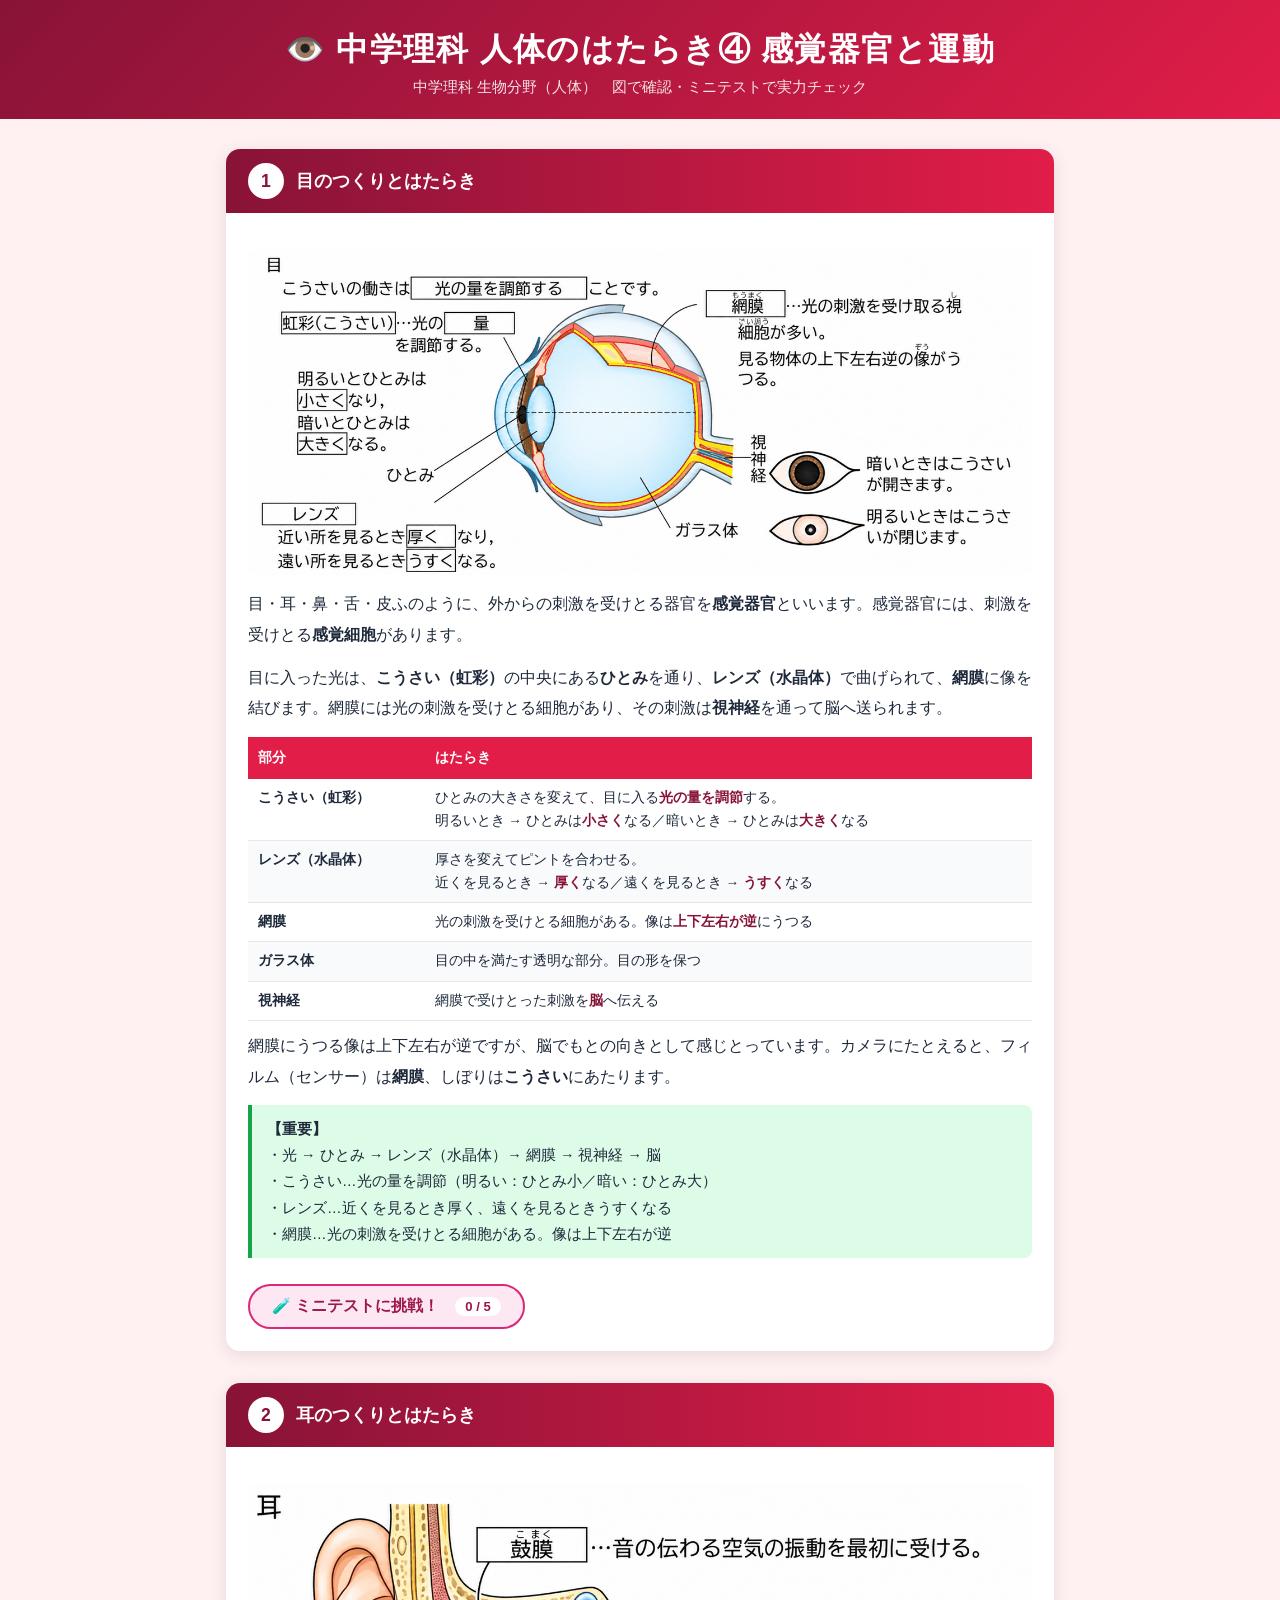
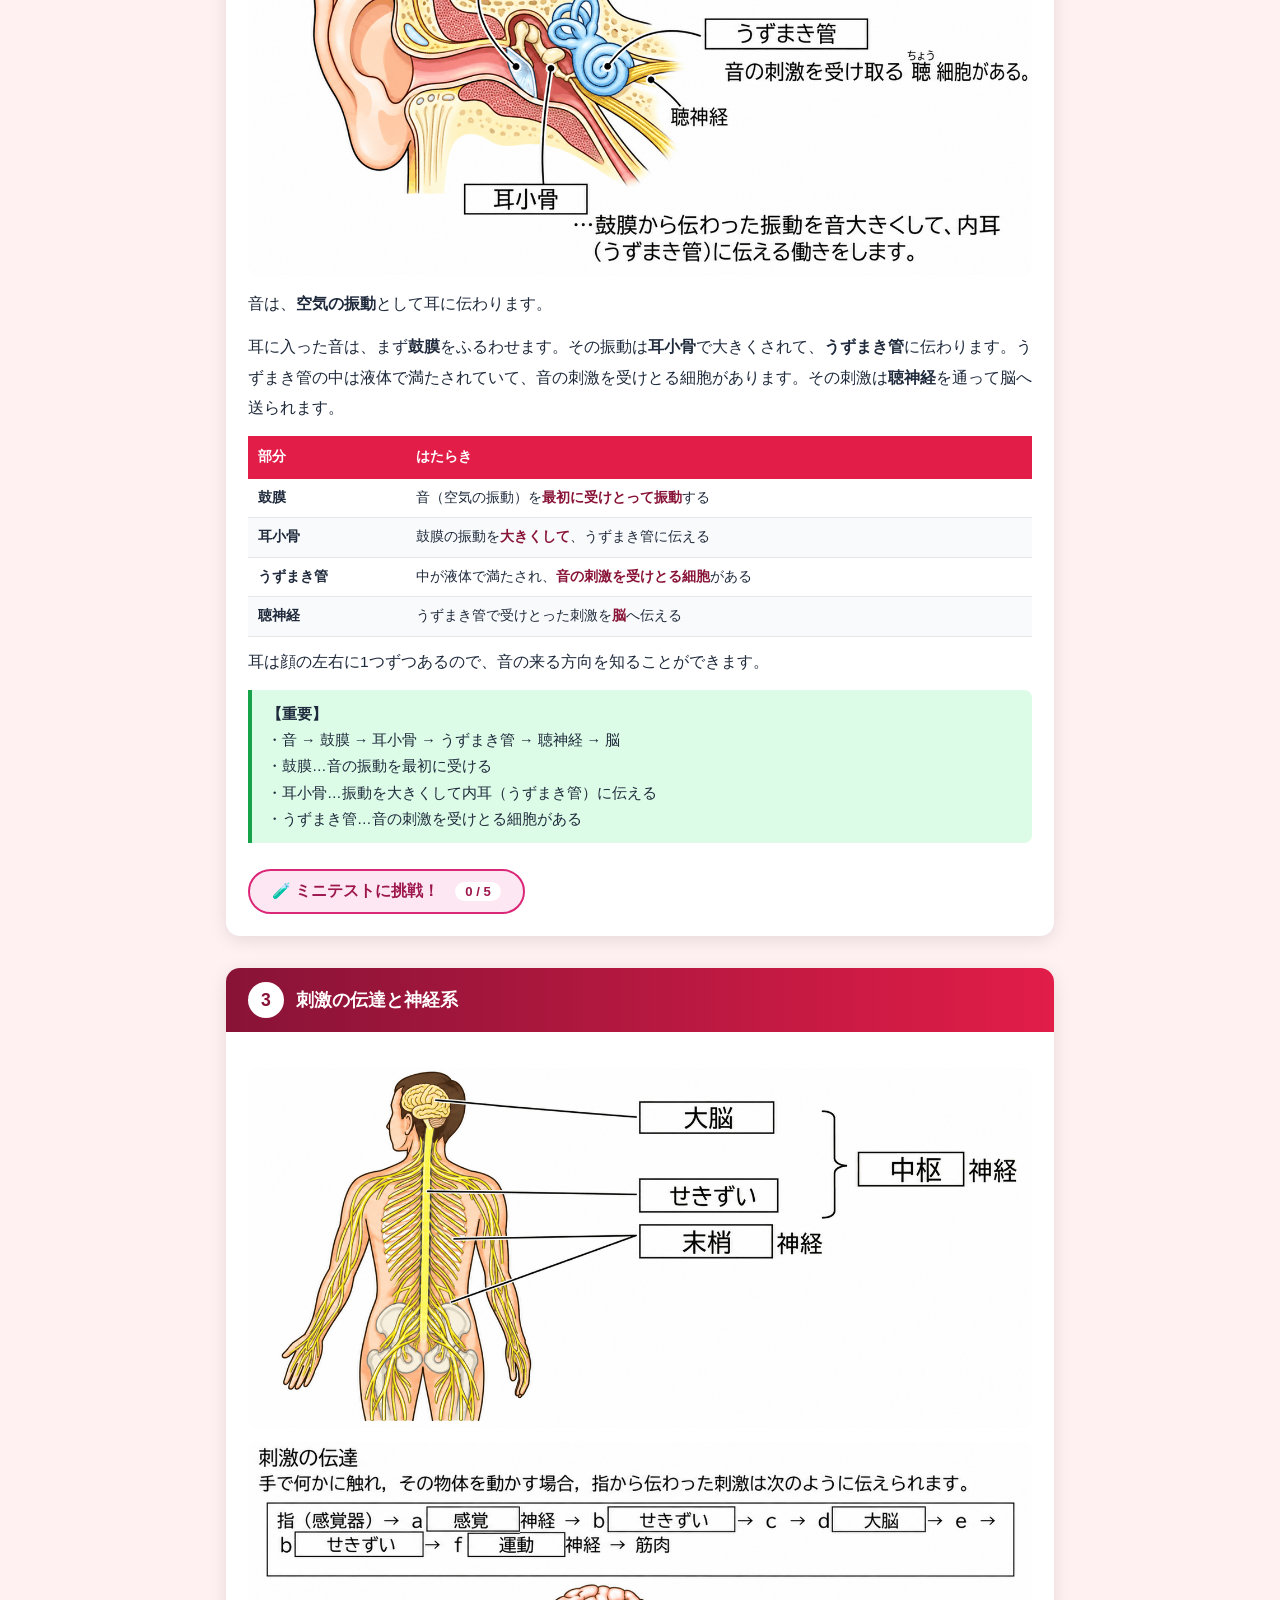
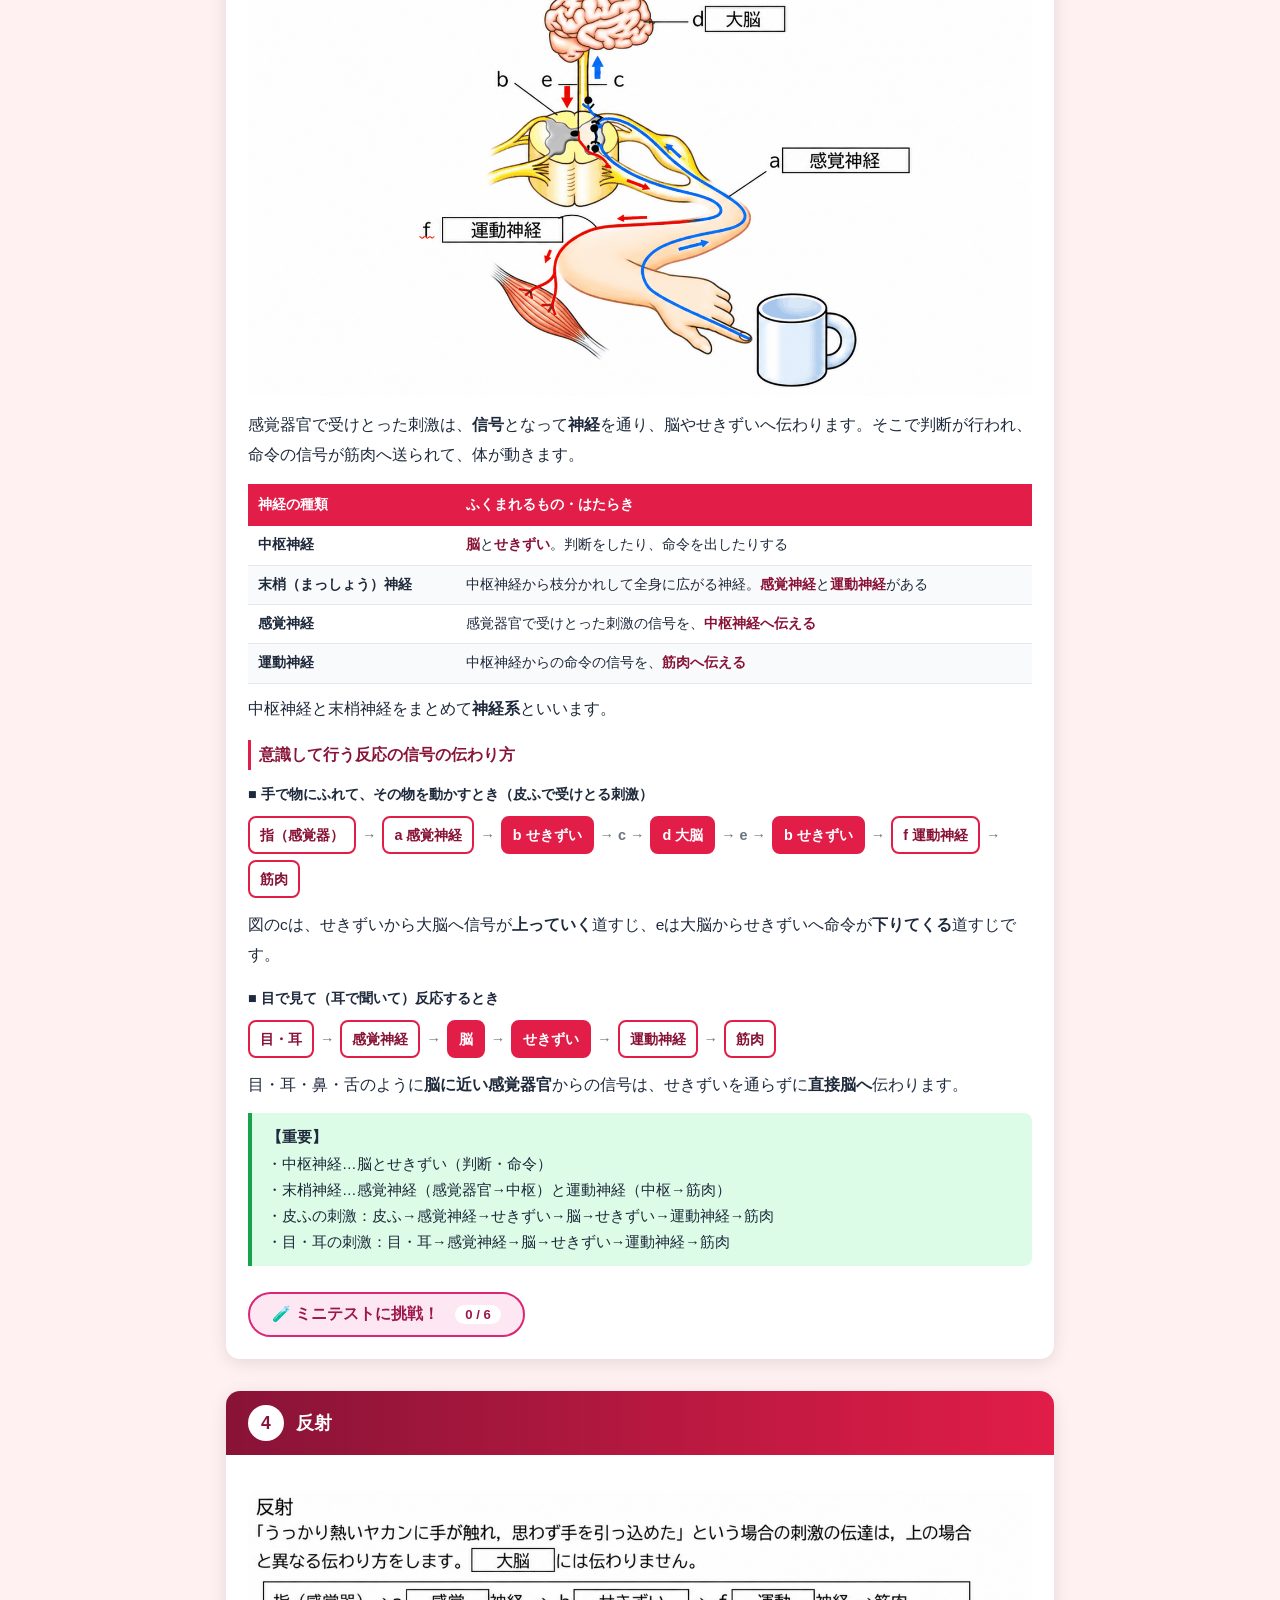
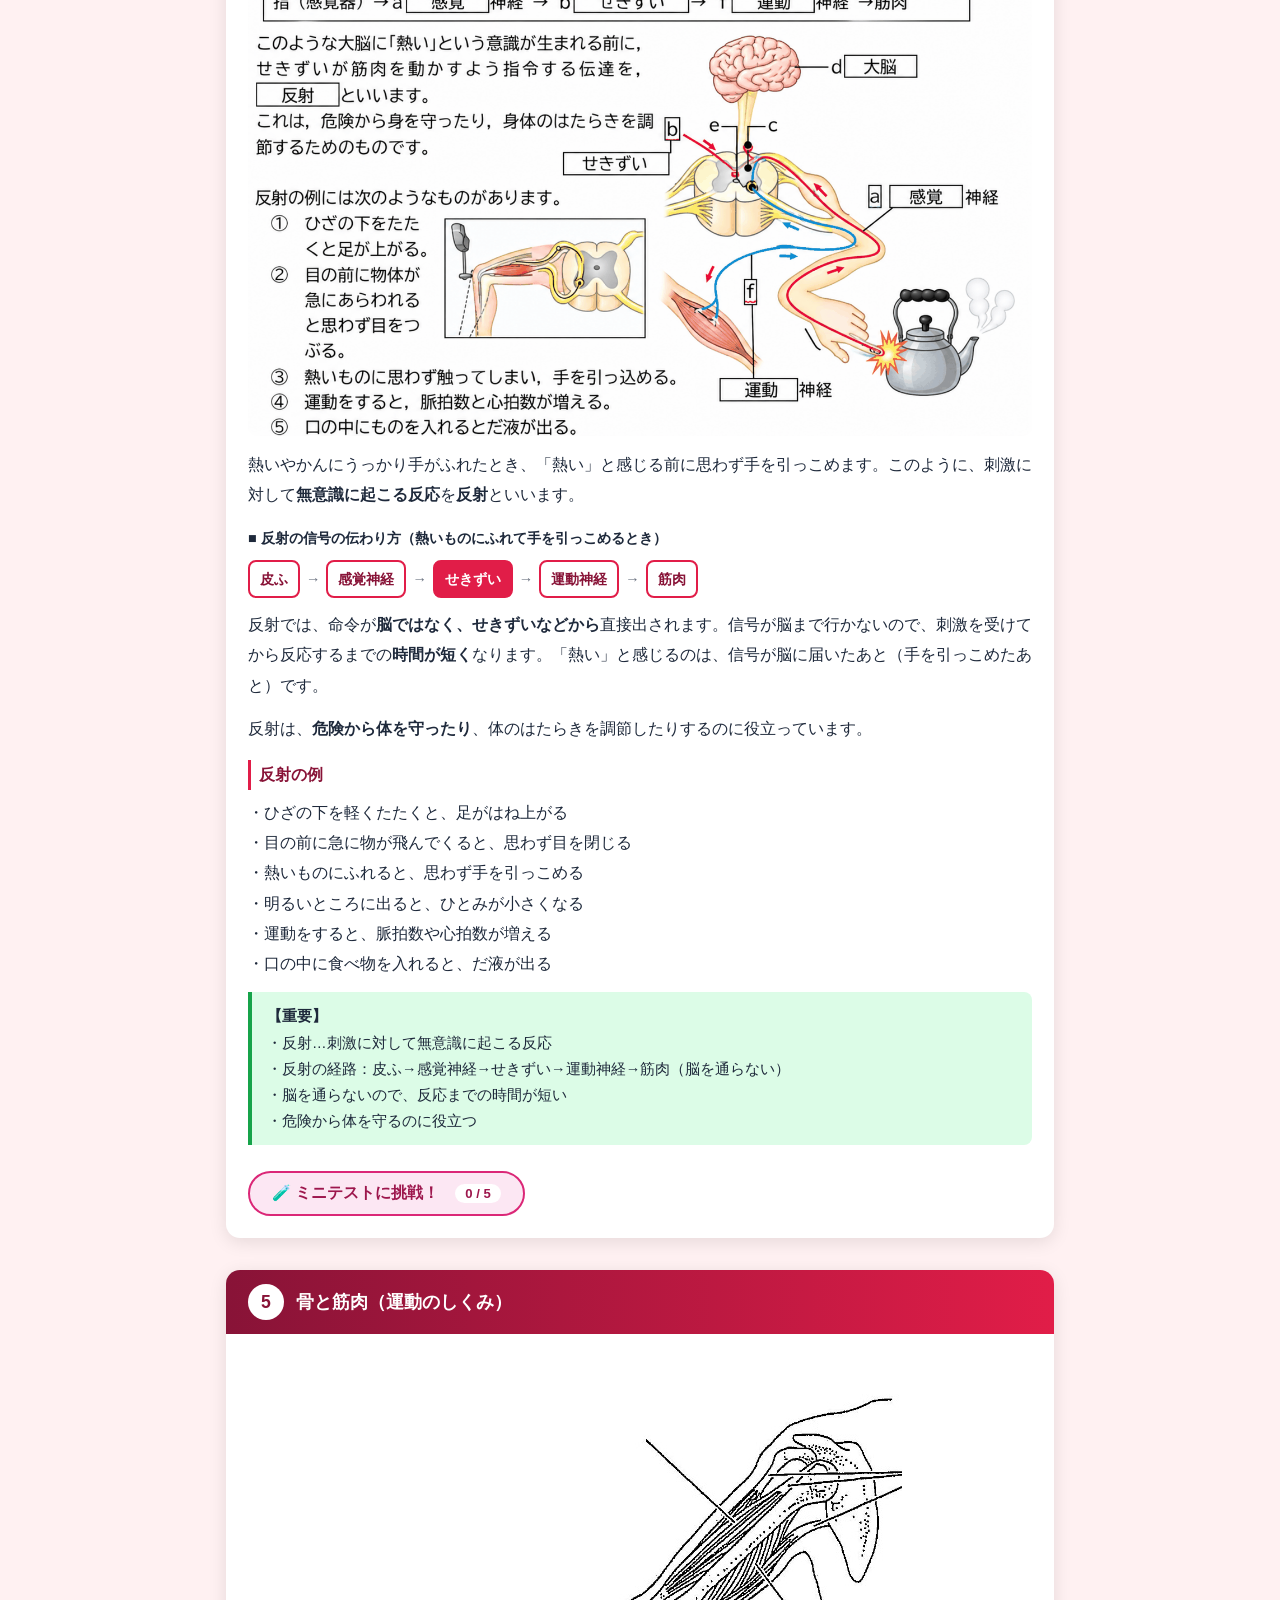
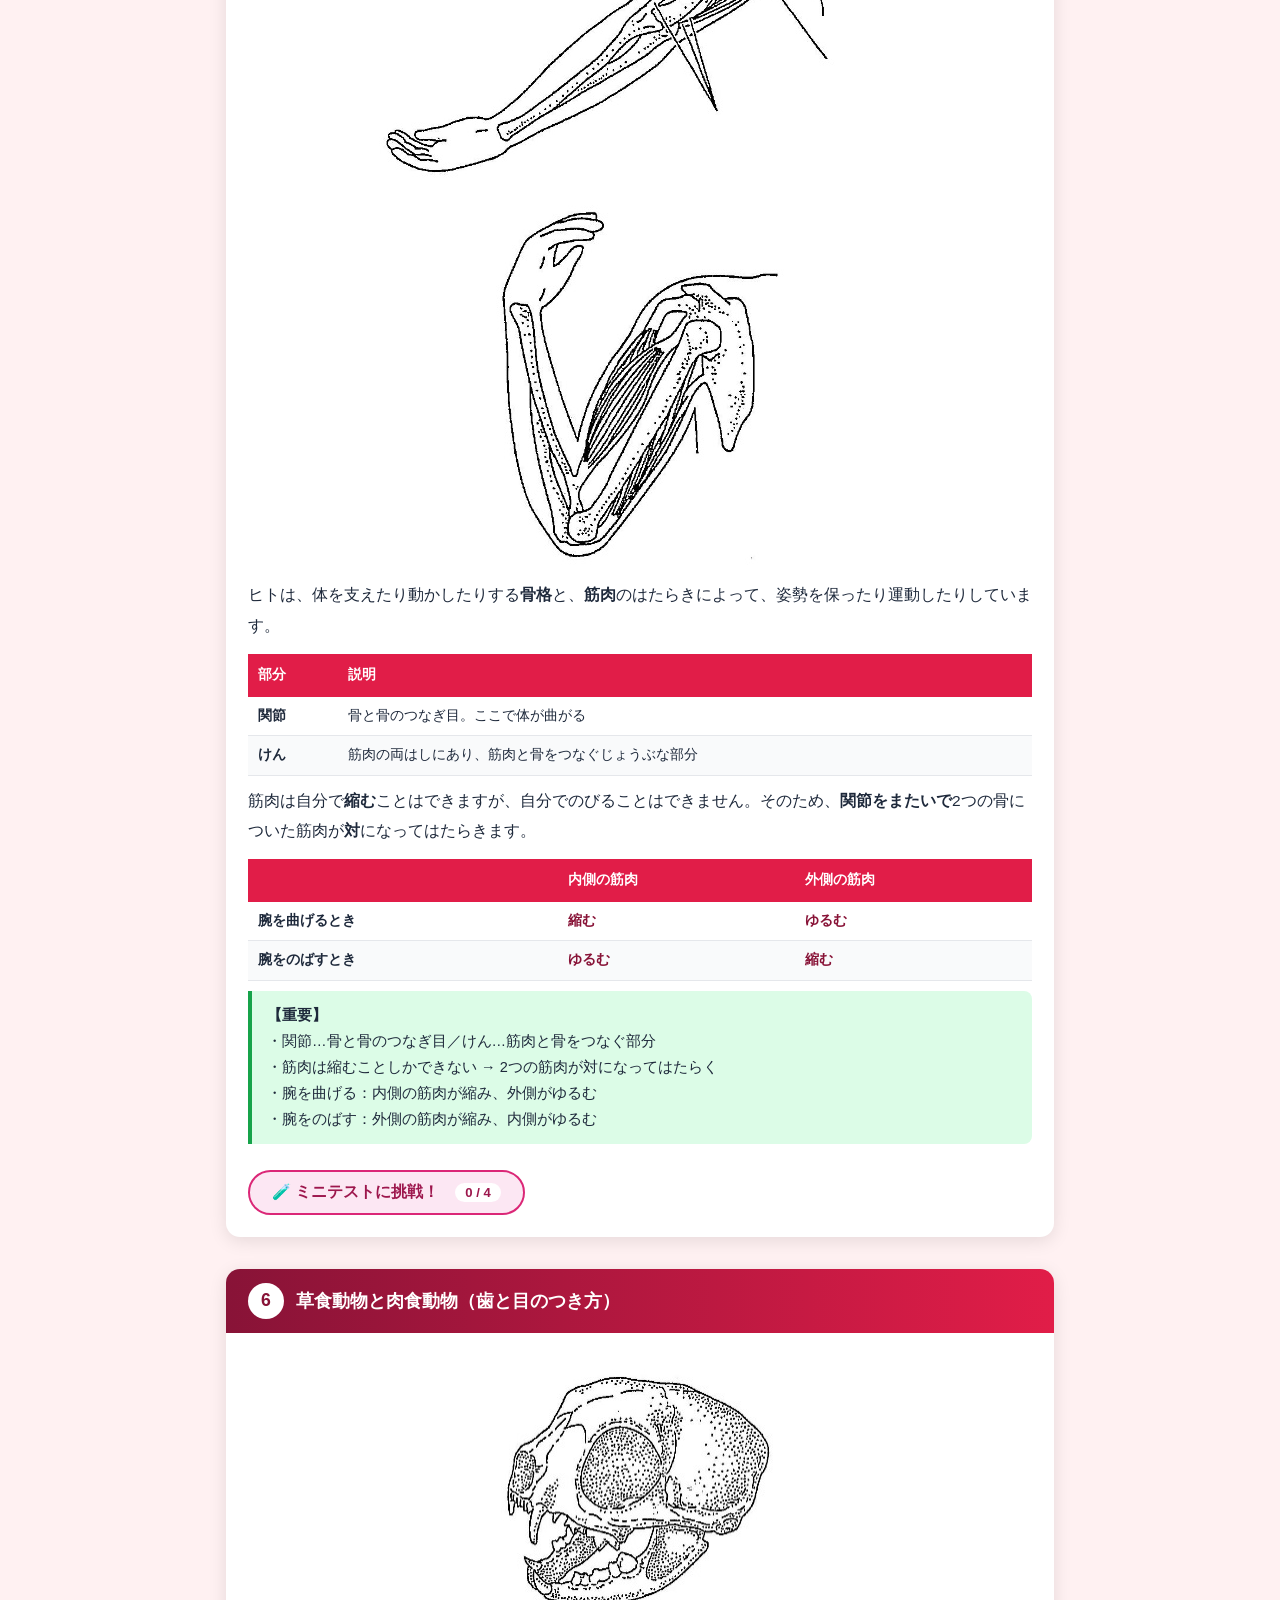
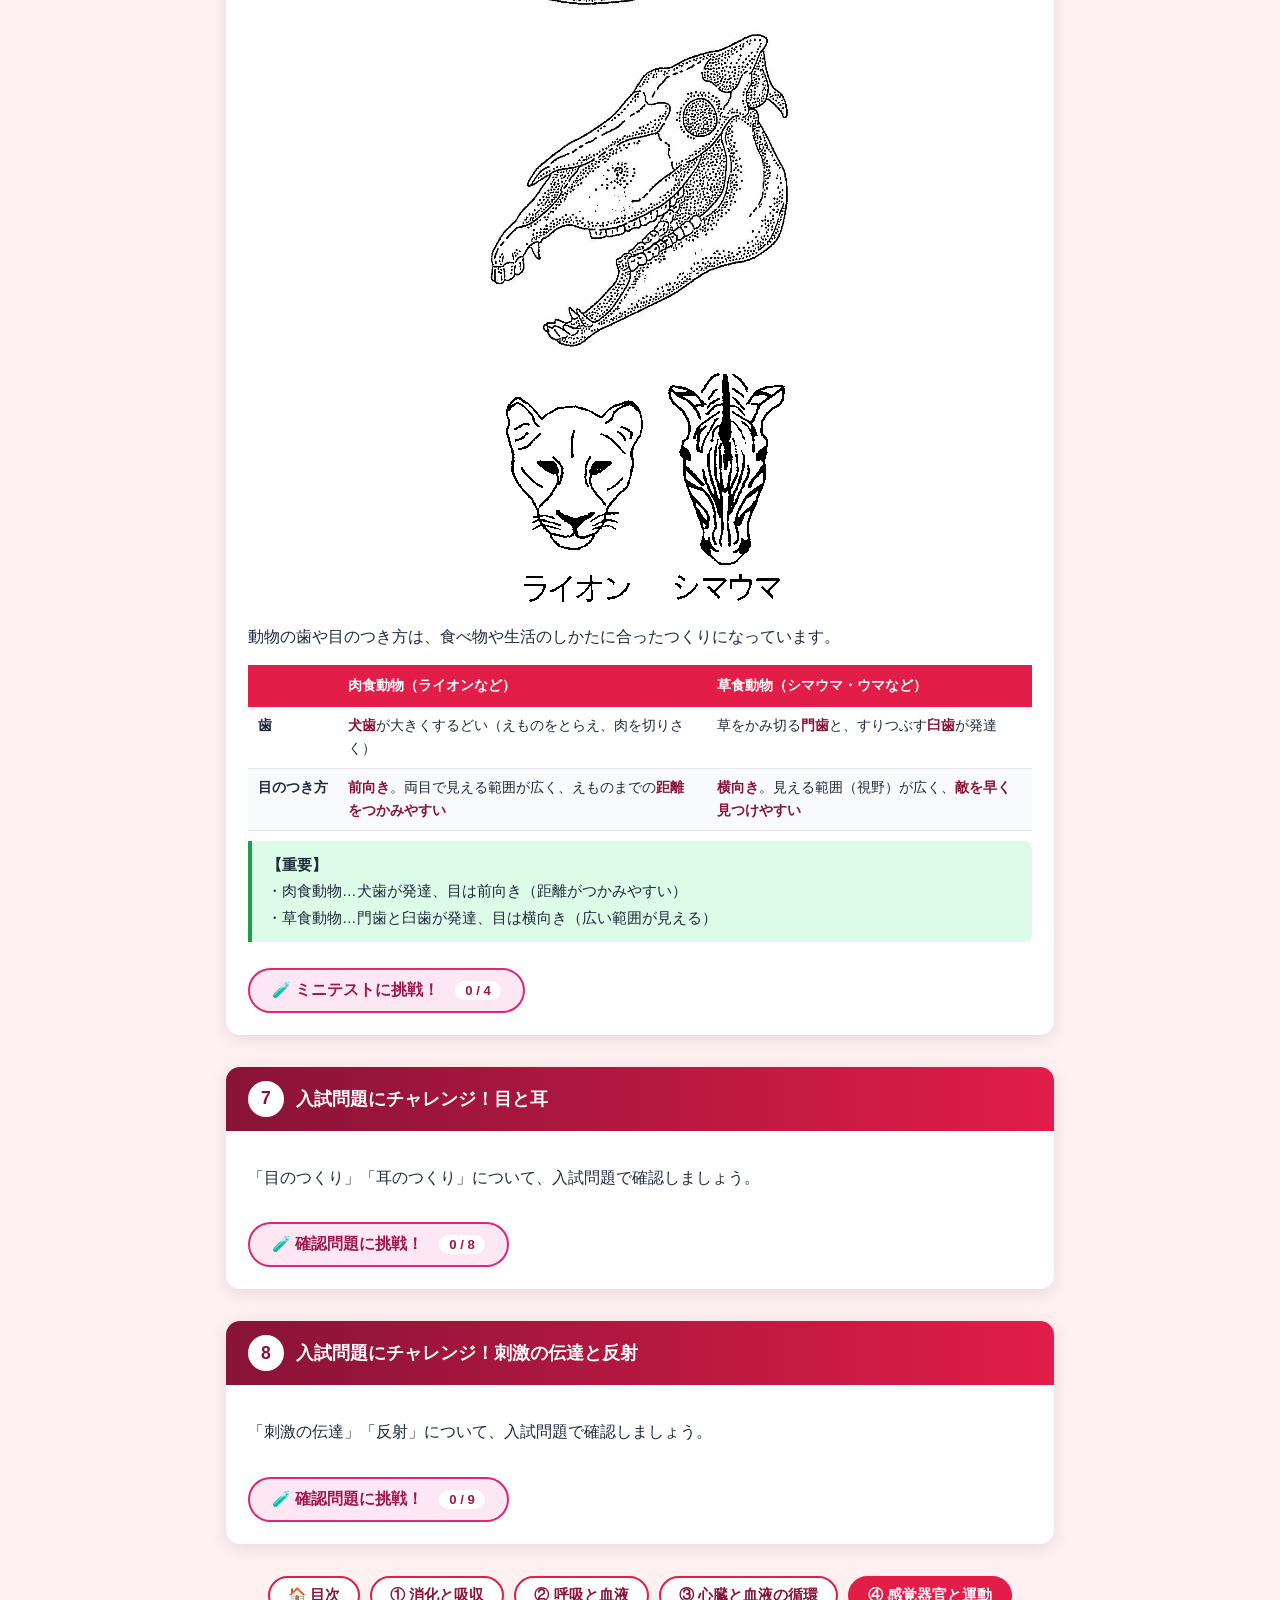
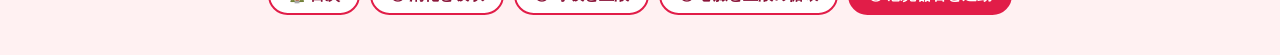
<file: jintai_ch04.html>
<!DOCTYPE html>
<html lang="ja"><head><meta http-equiv="Content-Type" content="text/html; charset=UTF-8">

<meta name="viewport" content="width=device-width,initial-scale=1">
<title>👁️ 中学理科 人体のはたらき④ 感覚器官と運動</title>
<style>
:root{
  --pri:#e11d48;--pri-d:#881337;--pri-l:#fecdd3;
  --pink:#db2777;--pink-d:#9d174d;--pink-bg:#fce7f3;
  --gray:#6b7280;--light:#f0fdf4;--card:#fff;
  --radius:14px;--shadow:0 4px 18px rgba(0,0,0,.10);
}
*{box-sizing:border-box;margin:0;padding:0;}
body{background:#fff1f2;font-family:'Helvetica Neue',Arial,'Hiragino Sans',sans-serif;color:#1e293b;}
header{background:linear-gradient(135deg,var(--pri-d),var(--pri));color:#fff;text-align:center;padding:28px 20px 22px;}
header h1{font-size:clamp(1.3rem,4vw,2rem);font-weight:900;letter-spacing:.04em;}
header p{margin-top:6px;font-size:.93rem;opacity:.88;}
.units{max-width:860px;margin:30px auto;padding:0 16px;}
.unit-card{background:var(--card);border-radius:var(--radius);box-shadow:var(--shadow);margin-bottom:32px;overflow:hidden;}
.unit-header{background:linear-gradient(90deg,var(--pri-d),var(--pri));color:#fff;padding:14px 22px;display:flex;align-items:center;gap:12px;}
.unit-num{background:#fff;color:var(--pri-d);font-weight:900;font-size:1.1rem;border-radius:50%;width:36px;height:36px;display:flex;align-items:center;justify-content:center;flex-shrink:0;}
.unit-header h2{font-size:1.1rem;font-weight:800;}
.unit-body{padding:22px;}
.exp-img{margin:14px 0;}
.exp-text{line-height:1.95;font-size:.97rem;margin:10px 0;}
.exp-text p{margin-bottom:.85em;}
.exp-text h3{font-size:.97rem;color:var(--pri-d);margin:1em 0 .5em;border-left:3px solid var(--pri);padding-left:8px;font-weight:800;}
.pt-box{background:#dcfce7;border-left:4px solid #16a34a;border-radius:0 8px 8px 0;padding:11px 15px;margin:10px 0;font-size:.91rem;line-height:1.8;}
.warn-box{background:#fee2e2;border-left:4px solid #dc2626;border-radius:0 8px 8px 0;padding:11px 15px;margin:10px 0;font-size:.91rem;line-height:1.8;}
.memo-box{background:#fff1f2;border-left:4px solid #16a34a;border-radius:0 8px 8px 0;padding:11px 15px;margin:10px 0;font-size:.88rem;line-height:1.8;}
.amber-box{background:#fef3c7;border-left:4px solid #b45309;border-radius:0 8px 8px 0;padding:11px 15px;margin:10px 0;font-size:.91rem;line-height:1.8;}
.info-box{background:#f0fdff;border-left:4px solid #0e7490;border-radius:0 8px 8px 0;padding:11px 15px;margin:10px 0;font-size:.91rem;line-height:1.8;}
.eq-box{background:#f8fafc;border:1.5px solid #e2e8f0;border-radius:10px;padding:14px;margin:10px 0;text-align:center;}
.eq-box .eq{font-size:1rem;font-weight:800;color:var(--pri-d);letter-spacing:.03em;}
.exp-tbl{width:100%;border-collapse:collapse;font-size:.85rem;margin:10px 0;}
.exp-tbl th{background:var(--pri);color:#fff;padding:8px 10px;text-align:left;}
.exp-tbl td{padding:8px 10px;border-bottom:1px solid #e5e7eb;vertical-align:top;line-height:1.65;}
.exp-tbl tr:nth-child(even) td{background:#f9fafb;}
.exp-tbl .nc{font-weight:700;white-space:nowrap;}
.badge-p{background:#dcfce7;color:#14532d;border:1px solid #bbf7d0;font-size:.68rem;font-weight:700;padding:1px 7px;border-radius:10px;display:inline-block;margin-left:4px;}
.kw-list{display:flex;flex-wrap:wrap;gap:8px;margin:10px 0 16px;}
.kw{background:var(--pri-l);color:var(--pri-d);border-radius:20px;padding:4px 14px;font-size:.88rem;font-weight:700;}
/* mini-test toggle */
.mini-btn{display:flex;align-items:center;gap:8px;cursor:pointer;user-select:none;background:var(--pink-bg);border:2.5px solid var(--pink);color:var(--pink-d);font-size:.97rem;font-weight:800;padding:10px 22px;border-radius:40px;margin:14px 0 0;transition:.2s;}
.mini-btn:hover{background:var(--pink);color:#fff;}
.mini-section{display:none;margin-top:16px;background:#fdf2f8;border:2px solid #f9a8d4;border-radius:12px;padding:18px;}
.mini-section.open{display:block;}
.q-block{margin-bottom:22px;}
.q-block h4{font-size:.98rem;font-weight:800;color:var(--pri-d);margin-bottom:10px;}
/* Word bank chips */
.mchips{display:flex;flex-wrap:wrap;gap:8px;margin:8px 0;}
.mchip{background:#fff;border:2.5px solid var(--pink);color:var(--pink-d);border-radius:20px;padding:5px 16px;font-size:.93rem;font-weight:700;cursor:pointer;transition:.18s;}
.mchip:hover{background:var(--pink);color:#fff;}
.mchip.used{opacity:.35;pointer-events:none;}
/* Blanks */
.mdz-row{display:flex;flex-wrap:wrap;align-items:center;gap:8px;margin:8px 0;}
.mdz{display:inline-flex;align-items:center;justify-content:center;min-width:80px;height:36px;border:2.5px dashed var(--pink);border-radius:8px;padding:0 10px;font-size:.93rem;font-weight:700;cursor:pointer;color:var(--pink-d);transition:.18s;background:#fff;}
.mdz.filled{border-style:solid;background:#fce7f3;}
.mdz.correct{border-color:#16a34a;background:#dcfce7;color:#166534;}
.mdz.wrong{border-color:#dc2626;background:#fee2e2;color:#991b1b;}
.mdz-label{font-size:.9rem;color:#374151;}
/* 4択 */
.choice-list{display:grid;grid-template-columns:1fr 1fr;gap:8px;margin:10px 0;}
@media(max-width:480px){.choice-list{grid-template-columns:1fr;}}
.choice-btn{padding:10px 14px;border:2.5px solid #d1d5db;border-radius:10px;background:#fff;font-size:.93rem;cursor:pointer;text-align:left;transition:.18s;}
.choice-btn:hover{border-color:var(--pri);background:var(--pri-l);}
.choice-btn.correct{border-color:#16a34a;background:#dcfce7;color:#166534;font-weight:700;}
.choice-btn.wrong{border-color:#dc2626;background:#fee2e2;color:#991b1b;}
.choice-btn:disabled{cursor:default;}
/* Check / Sample buttons */
.btn-row{display:flex;flex-wrap:wrap;gap:8px;margin-top:10px;}
.check-btn{background:var(--pri);color:#fff;border:none;border-radius:22px;padding:8px 22px;font-size:.93rem;font-weight:700;cursor:pointer;transition:.18s;}
.check-btn:hover{background:var(--pri-d);}
.sample-btn{background:#fff;color:var(--gray);border:2px solid #d1d5db;border-radius:22px;padding:8px 22px;font-size:.93rem;font-weight:700;cursor:pointer;transition:.18s;}
.sample-btn:hover{background:#f3f4f6;}
.msample{display:none;background:#fef9c3;border:1.5px solid #fbbf24;border-radius:8px;padding:8px 14px;font-size:.9rem;margin-top:8px;}
.msample.show{display:block;}
.fb-msg{font-size:.9rem;margin-top:6px;font-weight:600;}
/* Score pips */
.mini-score-row{display:flex;gap:6px;align-items:center;margin-bottom:10px;}
.mini-score-pip{width:14px;height:14px;border-radius:50%;background:#e5e7eb;border:2px solid #d1d5db;transition:.3s;}
.mini-score-pip.pass{background:#16a34a;border-color:#166534;}
/* Pass banner */
.pass-banner{display:none;background:linear-gradient(90deg,#166534,#16a34a);color:#fff;text-align:center;padding:16px;border-radius:10px;margin-top:16px;font-size:1.1rem;font-weight:900;}
.pass-banner.show{display:block;}
canvas#confetti-canvas{position:fixed;top:0;left:0;pointer-events:none;width:100%;height:100%;z-index:9999;}

.q-img{max-width:100%;border-radius:10px;margin:6px auto 10px;display:block;}
.q-note{font-size:.88rem;color:#555;margin-bottom:6px;line-height:1.8;}
.src{font-size:.78rem;color:#6b7280;font-weight:600;margin-left:6px;}
.chap-nav{max-width:860px;margin:0 auto 40px;padding:0 16px;display:flex;flex-wrap:wrap;gap:10px;justify-content:center;}
.chap-nav a{background:#fff;border:2px solid var(--pri);color:var(--pri-d);text-decoration:none;font-weight:800;padding:8px 18px;border-radius:24px;font-size:.92rem;}
.chap-nav a.now{background:var(--pri);color:#fff;}
.exp-tbl td b{color:var(--pri-d);}
.flow{display:flex;flex-wrap:wrap;align-items:center;gap:6px;margin:8px 0 12px;font-size:.9rem;}
.flow span{background:#fff;border:2px solid var(--pri);color:var(--pri-d);border-radius:8px;padding:3px 10px;font-weight:700;}
.flow span.c{background:var(--pri);color:#fff;}
.flow i{font-style:normal;color:var(--gray);font-weight:900;}
.flow-lab{font-weight:800;font-size:.9rem;margin-top:10px;}
</style>
</head>
<body>
<canvas id="confetti-canvas"></canvas>
<header>
  <h1>👁️ 中学理科 人体のはたらき④ 感覚器官と運動</h1>
  <p>中学理科 生物分野（人体）　図で確認・ミニテストで実力チェック</p>
</header>
<div class="units">

<div class="unit-card" id="card_mt1">
  <div class="unit-header">
    <div class="unit-num">1</div>
    <h2>目のつくりとはたらき</h2>
  </div>
  <div class="unit-body">
    <div class="exp-img"><img src="eye1.png" alt="目のつくりとはたらき" style="max-width:100%;border-radius:10px;margin:10px auto;display:block;"></div>
    <div class="exp-text"><p>目・耳・鼻・舌・皮ふのように、外からの刺激を受けとる器官を<b>感覚器官</b>といいます。感覚器官には、刺激を受けとる<b>感覚細胞</b>があります。</p>
<p>目に入った光は、<b>こうさい（虹彩）</b>の中央にある<b>ひとみ</b>を通り、<b>レンズ（水晶体）</b>で曲げられて、<b>網膜</b>に像を結びます。網膜には光の刺激を受けとる細胞があり、その刺激は<b>視神経</b>を通って脳へ送られます。</p>
<table class="exp-tbl">
<thead><tr><th>部分</th><th>はたらき</th></tr></thead>
<tbody>
<tr><td class="nc">こうさい（虹彩）</td><td>ひとみの大きさを変えて、目に入る<b>光の量を調節</b>する。<br>明るいとき → ひとみは<b>小さく</b>なる／暗いとき → ひとみは<b>大きく</b>なる</td></tr>
<tr><td class="nc">レンズ（水晶体）</td><td>厚さを変えてピントを合わせる。<br>近くを見るとき → <b>厚く</b>なる／遠くを見るとき → <b>うすく</b>なる</td></tr>
<tr><td class="nc">網膜</td><td>光の刺激を受けとる細胞がある。像は<b>上下左右が逆</b>にうつる</td></tr>
<tr><td class="nc">ガラス体</td><td>目の中を満たす透明な部分。目の形を保つ</td></tr>
<tr><td class="nc">視神経</td><td>網膜で受けとった刺激を<b>脳</b>へ伝える</td></tr>
</tbody></table>
<p>網膜にうつる像は上下左右が逆ですが、脳でもとの向きとして感じとっています。カメラにたとえると、フィルム（センサー）は<b>網膜</b>、しぼりは<b>こうさい</b>にあたります。</p>
<div class="pt-box"><b>【重要】</b><br>
・光 → ひとみ → レンズ（水晶体）→ 網膜 → 視神経 → 脳<br>
・こうさい…光の量を調節（明るい：ひとみ小／暗い：ひとみ大）<br>
・レンズ…近くを見るとき厚く、遠くを見るときうすくなる<br>
・網膜…光の刺激を受けとる細胞がある。像は上下左右が逆</div></div>
    <div class="kw-list"></div>
    <button class="mini-btn" onclick="toggleMini('mt1')">
      🧪 ミニテストに挑戦！
      <span id="mini-badge-mt1" style="background:#fff;color:var(--pink-d);border-radius:12px;padding:2px 10px;font-size:.82rem;margin-left:8px;">0 / 5</span>
    </button>
    <div class="mini-section" id="mini_mt1">
      <div class="mini-score-row" id="pips_mt1"><div class="mini-score-pip" id="pip_mt1_1"></div><div class="mini-score-pip" id="pip_mt1_2"></div><div class="mini-score-pip" id="pip_mt1_3"></div><div class="mini-score-pip" id="pip_mt1_4"></div><div class="mini-score-pip" id="pip_mt1_5"></div></div>
      <div class="q-block" id="qblock_mt1_q1">
  <h4>Q1. 文中の①〜⑤に当てはまる語句を語群から選んで入れよう。</h4>
  <p class="q-note">光は①の中央のひとみから入り、②で曲げられて③に像を結ぶ。③で受けとった刺激は④を通って脳へ送られる。明るいところでは、ひとみは⑤なる。</p>
  <div class="mchips" id="chips_mt1_q1"></div>
  <div class="mdz-row">
    <span class="mdz-label">①</span><span class="mdz" id="mdz_mt1_q1_0" onclick="returnChip('mt1',1,0)">&nbsp;</span>
    <span class="mdz-label">②</span><span class="mdz" id="mdz_mt1_q1_1" onclick="returnChip('mt1',1,1)">&nbsp;</span>
    <span class="mdz-label">③</span><span class="mdz" id="mdz_mt1_q1_2" onclick="returnChip('mt1',1,2)">&nbsp;</span>
    <span class="mdz-label">④</span><span class="mdz" id="mdz_mt1_q1_3" onclick="returnChip('mt1',1,3)">&nbsp;</span>
    <span class="mdz-label">⑤</span><span class="mdz" id="mdz_mt1_q1_4" onclick="returnChip('mt1',1,4)">&nbsp;</span>
  </div>
  <div class="btn-row">
    <button class="check-btn" onclick="checkMiniBank('mt1',1)">✔ 答え合わせ</button>
    <button class="sample-btn" onclick="showSample('mt1',1)">💡 答えを見る</button>
  </div>
  <div class="fb-msg" id="fb_mt1_q1"></div>
  <div class="msample" id="samp_mt1_q1">答え: ①=こうさい / ②=レンズ / ③=網膜 / ④=視神経 / ⑤=小さく</div>
</div>
<div class="q-block" id="qblock_mt1_q2">
  <h4>Q2. こうさい（虹彩）のはたらきはどれか。</h4>
  <div class="choice-list" id="choices_mt1_q2">
    <button class="choice-btn" onclick="pick4('mt1',2,0,3,'mt1_q2')">ア：光の刺激を受けとる</button>
    <button class="choice-btn" onclick="pick4('mt1',2,1,3,'mt1_q2')">イ：厚さを変えてピントを合わせる</button>
    <button class="choice-btn" onclick="pick4('mt1',2,2,3,'mt1_q2')">ウ：刺激を脳へ伝える</button>
    <button class="choice-btn" onclick="pick4('mt1',2,3,3,'mt1_q2')">エ：ひとみの大きさを変えて、目に入る光の量を調節する</button>
  </div>
  <div class="fb-msg" id="fb_mt1_q2"></div>
  <div class="msample" id="samp_mt1_q2">正解: エ：ひとみの大きさを変えて、目に入る光の量を調節する　こうさいは、ひとみの大きさを変えて光の量を調節します。</div>
</div>
<div class="q-block" id="qblock_mt1_q3">
  <h4>Q3. 近くのものを見るとき、レンズ（水晶体）はどうなるか。</h4>
  <div class="choice-list" id="choices_mt1_q3">
    <button class="choice-btn" onclick="pick4('mt1',3,0,0,'mt1_q3')">ア：厚くなる</button>
    <button class="choice-btn" onclick="pick4('mt1',3,1,0,'mt1_q3')">イ：うすくなる</button>
    <button class="choice-btn" onclick="pick4('mt1',3,2,0,'mt1_q3')">ウ：変わらない</button>
    <button class="choice-btn" onclick="pick4('mt1',3,3,0,'mt1_q3')">エ：色が変わる</button>
  </div>
  <div class="fb-msg" id="fb_mt1_q3"></div>
  <div class="msample" id="samp_mt1_q3">正解: ア：厚くなる　近くを見るときはレンズが厚くなり、遠くを見るときはうすくなってピントを合わせます。</div>
</div>
<div class="q-block" id="qblock_mt1_q4">
  <h4>Q4. 網膜にうつる像の向きとして正しいものはどれか。</h4>
  <div class="choice-list" id="choices_mt1_q4">
    <button class="choice-btn" onclick="pick4('mt1',4,0,2,'mt1_q4')">ア：上下だけが逆</button>
    <button class="choice-btn" onclick="pick4('mt1',4,1,2,'mt1_q4')">イ：左右だけが逆</button>
    <button class="choice-btn" onclick="pick4('mt1',4,2,2,'mt1_q4')">ウ：上下左右が逆</button>
    <button class="choice-btn" onclick="pick4('mt1',4,3,2,'mt1_q4')">エ：実物と同じ向き</button>
  </div>
  <div class="fb-msg" id="fb_mt1_q4"></div>
  <div class="msample" id="samp_mt1_q4">正解: ウ：上下左右が逆　網膜には上下左右が逆の像がうつりますが、脳でもとの向きとして感じとっています。</div>
</div>
<div class="q-block" id="qblock_mt1_q5">
  <h4>Q5. 図の①〜⑧に当てはまる語句を語群から選んで入れよう。</h4>
  <img class="q-img" src="eye2.png" alt="目のつくり（番号あて）">
  <div class="mchips" id="chips_mt1_q5"></div>
  <div class="mdz-row">
    <span class="mdz-label">①</span><span class="mdz" id="mdz_mt1_q5_0" onclick="returnChip('mt1',5,0)">&nbsp;</span>
    <span class="mdz-label">②</span><span class="mdz" id="mdz_mt1_q5_1" onclick="returnChip('mt1',5,1)">&nbsp;</span>
    <span class="mdz-label">③</span><span class="mdz" id="mdz_mt1_q5_2" onclick="returnChip('mt1',5,2)">&nbsp;</span>
    <span class="mdz-label">④</span><span class="mdz" id="mdz_mt1_q5_3" onclick="returnChip('mt1',5,3)">&nbsp;</span>
    <span class="mdz-label">⑤</span><span class="mdz" id="mdz_mt1_q5_4" onclick="returnChip('mt1',5,4)">&nbsp;</span>
    <span class="mdz-label">⑥</span><span class="mdz" id="mdz_mt1_q5_5" onclick="returnChip('mt1',5,5)">&nbsp;</span>
    <span class="mdz-label">⑦</span><span class="mdz" id="mdz_mt1_q5_6" onclick="returnChip('mt1',5,6)">&nbsp;</span>
    <span class="mdz-label">⑧</span><span class="mdz" id="mdz_mt1_q5_7" onclick="returnChip('mt1',5,7)">&nbsp;</span>
  </div>
  <div class="btn-row">
    <button class="check-btn" onclick="checkMiniBank('mt1',5)">✔ 答え合わせ</button>
    <button class="sample-btn" onclick="showSample('mt1',5)">💡 答えを見る</button>
  </div>
  <div class="fb-msg" id="fb_mt1_q5"></div>
  <div class="msample" id="samp_mt1_q5">答え: ①=光の量を調節する / ②=量 / ③=網膜 / ④=小さく / ⑤=大きく / ⑥=水晶体 / ⑦=厚く / ⑧=うすく<br>⑥はレンズの正式な名前「水晶体」です。</div>
</div>
      <div class="pass-banner" id="pass_mt1">🎉 この単元クリア！すばらしい！ 🎉</div>
    </div>
  </div>
</div>
<div class="unit-card" id="card_mt2">
  <div class="unit-header">
    <div class="unit-num">2</div>
    <h2>耳のつくりとはたらき</h2>
  </div>
  <div class="unit-body">
    <div class="exp-img"><img src="ear1.png" alt="耳のつくりとはたらき" style="max-width:100%;border-radius:10px;margin:10px auto;display:block;"></div>
    <div class="exp-text"><p>音は、<b>空気の振動</b>として耳に伝わります。</p>
<p>耳に入った音は、まず<b>鼓膜</b>をふるわせます。その振動は<b>耳小骨</b>で大きくされて、<b>うずまき管</b>に伝わります。うずまき管の中は液体で満たされていて、音の刺激を受けとる細胞があります。その刺激は<b>聴神経</b>を通って脳へ送られます。</p>
<table class="exp-tbl">
<thead><tr><th>部分</th><th>はたらき</th></tr></thead>
<tbody>
<tr><td class="nc">鼓膜</td><td>音（空気の振動）を<b>最初に受けとって振動</b>する</td></tr>
<tr><td class="nc">耳小骨</td><td>鼓膜の振動を<b>大きくして</b>、うずまき管に伝える</td></tr>
<tr><td class="nc">うずまき管</td><td>中が液体で満たされ、<b>音の刺激を受けとる細胞</b>がある</td></tr>
<tr><td class="nc">聴神経</td><td>うずまき管で受けとった刺激を<b>脳</b>へ伝える</td></tr>
</tbody></table>
<p>耳は顔の左右に1つずつあるので、音の来る方向を知ることができます。</p>
<div class="pt-box"><b>【重要】</b><br>
・音 → 鼓膜 → 耳小骨 → うずまき管 → 聴神経 → 脳<br>
・鼓膜…音の振動を最初に受ける<br>
・耳小骨…振動を大きくして内耳（うずまき管）に伝える<br>
・うずまき管…音の刺激を受けとる細胞がある</div></div>
    <div class="kw-list"></div>
    <button class="mini-btn" onclick="toggleMini('mt2')">
      🧪 ミニテストに挑戦！
      <span id="mini-badge-mt2" style="background:#fff;color:var(--pink-d);border-radius:12px;padding:2px 10px;font-size:.82rem;margin-left:8px;">0 / 5</span>
    </button>
    <div class="mini-section" id="mini_mt2">
      <div class="mini-score-row" id="pips_mt2"><div class="mini-score-pip" id="pip_mt2_1"></div><div class="mini-score-pip" id="pip_mt2_2"></div><div class="mini-score-pip" id="pip_mt2_3"></div><div class="mini-score-pip" id="pip_mt2_4"></div><div class="mini-score-pip" id="pip_mt2_5"></div></div>
      <div class="q-block" id="qblock_mt2_q1">
  <h4>Q1. 文中の①〜⑤に当てはまる語句を語群から選んで入れよう。</h4>
  <p class="q-note">音は①の振動として耳に伝わり、まず②をふるわせる。その振動は③で大きくされ、④に伝わる。④で受けとった刺激は⑤を通って脳へ送られる。</p>
  <div class="mchips" id="chips_mt2_q1"></div>
  <div class="mdz-row">
    <span class="mdz-label">①</span><span class="mdz" id="mdz_mt2_q1_0" onclick="returnChip('mt2',1,0)">&nbsp;</span>
    <span class="mdz-label">②</span><span class="mdz" id="mdz_mt2_q1_1" onclick="returnChip('mt2',1,1)">&nbsp;</span>
    <span class="mdz-label">③</span><span class="mdz" id="mdz_mt2_q1_2" onclick="returnChip('mt2',1,2)">&nbsp;</span>
    <span class="mdz-label">④</span><span class="mdz" id="mdz_mt2_q1_3" onclick="returnChip('mt2',1,3)">&nbsp;</span>
    <span class="mdz-label">⑤</span><span class="mdz" id="mdz_mt2_q1_4" onclick="returnChip('mt2',1,4)">&nbsp;</span>
  </div>
  <div class="btn-row">
    <button class="check-btn" onclick="checkMiniBank('mt2',1)">✔ 答え合わせ</button>
    <button class="sample-btn" onclick="showSample('mt2',1)">💡 答えを見る</button>
  </div>
  <div class="fb-msg" id="fb_mt2_q1"></div>
  <div class="msample" id="samp_mt2_q1">答え: ①=空気 / ②=鼓膜 / ③=耳小骨 / ④=うずまき管 / ⑤=聴神経</div>
</div>
<div class="q-block" id="qblock_mt2_q2">
  <h4>Q2. 音の刺激を受けとる細胞があるのはどこか。</h4>
  <div class="choice-list" id="choices_mt2_q2">
    <button class="choice-btn" onclick="pick4('mt2',2,0,0,'mt2_q2')">ア：うずまき管</button>
    <button class="choice-btn" onclick="pick4('mt2',2,1,0,'mt2_q2')">イ：鼓膜</button>
    <button class="choice-btn" onclick="pick4('mt2',2,2,0,'mt2_q2')">ウ：耳小骨</button>
    <button class="choice-btn" onclick="pick4('mt2',2,3,0,'mt2_q2')">エ：聴神経</button>
  </div>
  <div class="fb-msg" id="fb_mt2_q2"></div>
  <div class="msample" id="samp_mt2_q2">正解: ア：うずまき管　うずまき管の中は液体で満たされていて、音の刺激を受けとる細胞があります。</div>
</div>
<div class="q-block" id="qblock_mt2_q3">
  <h4>Q3. 耳小骨のはたらきとして正しいものはどれか。</h4>
  <div class="choice-list" id="choices_mt2_q3">
    <button class="choice-btn" onclick="pick4('mt2',3,0,2,'mt2_q3')">ア：音の振動を最初に受けとる</button>
    <button class="choice-btn" onclick="pick4('mt2',3,1,2,'mt2_q3')">イ：音の刺激を受けとる</button>
    <button class="choice-btn" onclick="pick4('mt2',3,2,2,'mt2_q3')">ウ：鼓膜の振動を大きくして、うずまき管に伝える</button>
    <button class="choice-btn" onclick="pick4('mt2',3,3,2,'mt2_q3')">エ：体のかたむきを感じる</button>
  </div>
  <div class="fb-msg" id="fb_mt2_q3"></div>
  <div class="msample" id="samp_mt2_q3">正解: ウ：鼓膜の振動を大きくして、うずまき管に伝える　耳小骨は、鼓膜の振動を大きくしてうずまき管に伝えます。</div>
</div>
<div class="q-block" id="qblock_mt2_q4">
  <h4>Q4. 図の①〜③に当てはまる語句を語群から選んで入れよう。</h4>
  <img class="q-img" src="ear2.png" alt="耳のつくり（番号あて）">
  <div class="mchips" id="chips_mt2_q4"></div>
  <div class="mdz-row">
    <span class="mdz-label">①</span><span class="mdz" id="mdz_mt2_q4_0" onclick="returnChip('mt2',4,0)">&nbsp;</span>
    <span class="mdz-label">②</span><span class="mdz" id="mdz_mt2_q4_1" onclick="returnChip('mt2',4,1)">&nbsp;</span>
    <span class="mdz-label">③</span><span class="mdz" id="mdz_mt2_q4_2" onclick="returnChip('mt2',4,2)">&nbsp;</span>
  </div>
  <div class="btn-row">
    <button class="check-btn" onclick="checkMiniBank('mt2',4)">✔ 答え合わせ</button>
    <button class="sample-btn" onclick="showSample('mt2',4)">💡 答えを見る</button>
  </div>
  <div class="fb-msg" id="fb_mt2_q4"></div>
  <div class="msample" id="samp_mt2_q4">答え: ①=鼓膜 / ②=うずまき管 / ③=耳小骨</div>
</div>
<div class="q-block" id="qblock_mt2_q5">
  <h4>Q5. 図のA〜Dに当てはまる語句を語群から選んで入れよう。</h4>
  <img class="q-img" src="earmondaizu.png" alt="耳のつくり（A〜D）">
  <div class="mchips" id="chips_mt2_q5"></div>
  <div class="mdz-row">
    <span class="mdz-label">A</span><span class="mdz" id="mdz_mt2_q5_0" onclick="returnChip('mt2',5,0)">&nbsp;</span>
    <span class="mdz-label">B</span><span class="mdz" id="mdz_mt2_q5_1" onclick="returnChip('mt2',5,1)">&nbsp;</span>
    <span class="mdz-label">C</span><span class="mdz" id="mdz_mt2_q5_2" onclick="returnChip('mt2',5,2)">&nbsp;</span>
    <span class="mdz-label">D</span><span class="mdz" id="mdz_mt2_q5_3" onclick="returnChip('mt2',5,3)">&nbsp;</span>
  </div>
  <div class="btn-row">
    <button class="check-btn" onclick="checkMiniBank('mt2',5)">✔ 答え合わせ</button>
    <button class="sample-btn" onclick="showSample('mt2',5)">💡 答えを見る</button>
  </div>
  <div class="fb-msg" id="fb_mt2_q5"></div>
  <div class="msample" id="samp_mt2_q5">答え: A=鼓膜 / B=耳小骨 / C=うずまき管 / D=聴神経</div>
</div>
      <div class="pass-banner" id="pass_mt2">🎉 この単元クリア！すばらしい！ 🎉</div>
    </div>
  </div>
</div>
<div class="unit-card" id="card_mt3">
  <div class="unit-header">
    <div class="unit-num">3</div>
    <h2>刺激の伝達と神経系</h2>
  </div>
  <div class="unit-body">
    <div class="exp-img"><img src="sinkeikei1.png" alt="ヒトの神経系（中枢神経と末梢神経）" style="max-width:100%;border-radius:10px;margin:10px auto;display:block;"></div><div class="exp-img"><img src="sigeki1.png" alt="手で物にふれて動かすときの刺激の伝達" style="max-width:100%;border-radius:10px;margin:10px auto;display:block;"></div>
    <div class="exp-text"><p>感覚器官で受けとった刺激は、<b>信号</b>となって<b>神経</b>を通り、脳やせきずいへ伝わります。そこで判断が行われ、命令の信号が筋肉へ送られて、体が動きます。</p>
<table class="exp-tbl">
<thead><tr><th>神経の種類</th><th>ふくまれるもの・はたらき</th></tr></thead>
<tbody>
<tr><td class="nc">中枢神経</td><td><b>脳</b>と<b>せきずい</b>。判断をしたり、命令を出したりする</td></tr>
<tr><td class="nc">末梢（まっしょう）神経</td><td>中枢神経から枝分かれして全身に広がる神経。<b>感覚神経</b>と<b>運動神経</b>がある</td></tr>
<tr><td class="nc">感覚神経</td><td>感覚器官で受けとった刺激の信号を、<b>中枢神経へ伝える</b></td></tr>
<tr><td class="nc">運動神経</td><td>中枢神経からの命令の信号を、<b>筋肉へ伝える</b></td></tr>
</tbody></table>
<p>中枢神経と末梢神経をまとめて<b>神経系</b>といいます。</p>
<h3>意識して行う反応の信号の伝わり方</h3>
<div class="flow-lab">■ 手で物にふれて、その物を動かすとき（皮ふで受けとる刺激）</div>
<div class="flow"><span>指（感覚器）</span><i>→</i><span>a 感覚神経</span><i>→</i><span class="c">b せきずい</span><i>→ c →</i><span class="c">d 大脳</span><i>→ e →</i><span class="c">b せきずい</span><i>→</i><span>f 運動神経</span><i>→</i><span>筋肉</span></div>
<p>図のcは、せきずいから大脳へ信号が<b>上っていく</b>道すじ、eは大脳からせきずいへ命令が<b>下りてくる</b>道すじです。</p>
<div class="flow-lab">■ 目で見て（耳で聞いて）反応するとき</div>
<div class="flow"><span>目・耳</span><i>→</i><span>感覚神経</span><i>→</i><span class="c">脳</span><i>→</i><span class="c">せきずい</span><i>→</i><span>運動神経</span><i>→</i><span>筋肉</span></div>
<p>目・耳・鼻・舌のように<b>脳に近い感覚器官</b>からの信号は、せきずいを通らずに<b>直接脳へ</b>伝わります。</p>
<div class="pt-box"><b>【重要】</b><br>
・中枢神経…脳とせきずい（判断・命令）<br>
・末梢神経…感覚神経（感覚器官→中枢）と運動神経（中枢→筋肉）<br>
・皮ふの刺激：皮ふ→感覚神経→せきずい→脳→せきずい→運動神経→筋肉<br>
・目・耳の刺激：目・耳→感覚神経→脳→せきずい→運動神経→筋肉</div></div>
    <div class="kw-list"></div>
    <button class="mini-btn" onclick="toggleMini('mt3')">
      🧪 ミニテストに挑戦！
      <span id="mini-badge-mt3" style="background:#fff;color:var(--pink-d);border-radius:12px;padding:2px 10px;font-size:.82rem;margin-left:8px;">0 / 6</span>
    </button>
    <div class="mini-section" id="mini_mt3">
      <div class="mini-score-row" id="pips_mt3"><div class="mini-score-pip" id="pip_mt3_1"></div><div class="mini-score-pip" id="pip_mt3_2"></div><div class="mini-score-pip" id="pip_mt3_3"></div><div class="mini-score-pip" id="pip_mt3_4"></div><div class="mini-score-pip" id="pip_mt3_5"></div><div class="mini-score-pip" id="pip_mt3_6"></div></div>
      <div class="q-block" id="qblock_mt3_q1">
  <h4>Q1. 文中の①〜④に当てはまる語句を語群から選んで入れよう。</h4>
  <p class="q-note">神経系のうち、脳とせきずいを①神経、そこから枝分かれして全身に広がる神経を②神経という。②神経のうち、感覚器官からの信号を中枢へ伝えるのは③神経、中枢からの命令を筋肉へ伝えるのは④神経である。</p>
  <div class="mchips" id="chips_mt3_q1"></div>
  <div class="mdz-row">
    <span class="mdz-label">①</span><span class="mdz" id="mdz_mt3_q1_0" onclick="returnChip('mt3',1,0)">&nbsp;</span>
    <span class="mdz-label">②</span><span class="mdz" id="mdz_mt3_q1_1" onclick="returnChip('mt3',1,1)">&nbsp;</span>
    <span class="mdz-label">③</span><span class="mdz" id="mdz_mt3_q1_2" onclick="returnChip('mt3',1,2)">&nbsp;</span>
    <span class="mdz-label">④</span><span class="mdz" id="mdz_mt3_q1_3" onclick="returnChip('mt3',1,3)">&nbsp;</span>
  </div>
  <div class="btn-row">
    <button class="check-btn" onclick="checkMiniBank('mt3',1)">✔ 答え合わせ</button>
    <button class="sample-btn" onclick="showSample('mt3',1)">💡 答えを見る</button>
  </div>
  <div class="fb-msg" id="fb_mt3_q1"></div>
  <div class="msample" id="samp_mt3_q1">答え: ①=中枢 / ②=末梢 / ③=感覚 / ④=運動</div>
</div>
<div class="q-block" id="qblock_mt3_q2">
  <h4>Q2. 刺激の信号を受けとって判断し、どのように反応するかを命令するところはどこか。</h4>
  <div class="choice-list" id="choices_mt3_q2">
    <button class="choice-btn" onclick="pick4('mt3',2,0,1,'mt3_q2')">ア：感覚神経</button>
    <button class="choice-btn" onclick="pick4('mt3',2,1,1,'mt3_q2')">イ：脳</button>
    <button class="choice-btn" onclick="pick4('mt3',2,2,1,'mt3_q2')">ウ：運動神経</button>
    <button class="choice-btn" onclick="pick4('mt3',2,3,1,'mt3_q2')">エ：筋肉</button>
  </div>
  <div class="fb-msg" id="fb_mt3_q2"></div>
  <div class="msample" id="samp_mt3_q2">正解: イ：脳　意識して行う反応では、脳が判断して命令を出します。</div>
</div>
<div class="q-block" id="qblock_mt3_q3">
  <h4>Q3. 手で物にふれて、その物を動かすとき、信号が伝わる順として正しいものはどれか。</h4>
  <div class="choice-list" id="choices_mt3_q3">
    <button class="choice-btn" onclick="pick4('mt3',3,0,2,'mt3_q3')">ア：皮ふ→運動神経→せきずい→脳→せきずい→感覚神経→筋肉</button>
    <button class="choice-btn" onclick="pick4('mt3',3,1,2,'mt3_q3')">イ：皮ふ→感覚神経→脳→運動神経→筋肉→せきずい</button>
    <button class="choice-btn" onclick="pick4('mt3',3,2,2,'mt3_q3')">ウ：皮ふ→感覚神経→せきずい→脳→せきずい→運動神経→筋肉</button>
    <button class="choice-btn" onclick="pick4('mt3',3,3,2,'mt3_q3')">エ：皮ふ→感覚神経→せきずい→運動神経→筋肉</button>
  </div>
  <div class="fb-msg" id="fb_mt3_q3"></div>
  <div class="msample" id="samp_mt3_q3">正解: ウ：皮ふ→感覚神経→せきずい→脳→せきずい→運動神経→筋肉　皮ふからの信号は、せきずいを通って脳へ伝わり、脳からの命令はせきずいを通って筋肉へ伝わります。</div>
</div>
<div class="q-block" id="qblock_mt3_q4">
  <h4>Q4. 目で見た刺激の信号は、どのように伝わるか。</h4>
  <div class="choice-list" id="choices_mt3_q4">
    <button class="choice-btn" onclick="pick4('mt3',4,0,2,'mt3_q4')">ア：せきずいを通ってから脳へ伝わる</button>
    <button class="choice-btn" onclick="pick4('mt3',4,1,2,'mt3_q4')">イ：脳へは伝わらず、せきずいだけに伝わる</button>
    <button class="choice-btn" onclick="pick4('mt3',4,2,2,'mt3_q4')">ウ：せきずいを通らずに、直接脳へ伝わる</button>
    <button class="choice-btn" onclick="pick4('mt3',4,3,2,'mt3_q4')">エ：感覚神経から直接筋肉へ伝わる</button>
  </div>
  <div class="fb-msg" id="fb_mt3_q4"></div>
  <div class="msample" id="samp_mt3_q4">正解: ウ：せきずいを通らずに、直接脳へ伝わる　目・耳・鼻・舌など脳に近い感覚器官からの信号は、直接脳へ伝わります。</div>
</div>
<div class="q-block" id="qblock_mt3_q5">
  <h4>Q5. 図の①〜④に当てはまる語句を語群から選んで入れよう。</h4>
  <img class="q-img" src="sinkeikei2.png" alt="ヒトの神経系（番号あて）">
  <div class="mchips" id="chips_mt3_q5"></div>
  <div class="mdz-row">
    <span class="mdz-label">①</span><span class="mdz" id="mdz_mt3_q5_0" onclick="returnChip('mt3',5,0)">&nbsp;</span>
    <span class="mdz-label">②</span><span class="mdz" id="mdz_mt3_q5_1" onclick="returnChip('mt3',5,1)">&nbsp;</span>
    <span class="mdz-label">③</span><span class="mdz" id="mdz_mt3_q5_2" onclick="returnChip('mt3',5,2)">&nbsp;</span>
    <span class="mdz-label">④</span><span class="mdz" id="mdz_mt3_q5_3" onclick="returnChip('mt3',5,3)">&nbsp;</span>
  </div>
  <div class="btn-row">
    <button class="check-btn" onclick="checkMiniBank('mt3',5)">✔ 答え合わせ</button>
    <button class="sample-btn" onclick="showSample('mt3',5)">💡 答えを見る</button>
  </div>
  <div class="fb-msg" id="fb_mt3_q5"></div>
  <div class="msample" id="samp_mt3_q5">答え: ①=大脳 / ②=せきずい / ③=末梢 / ④=中枢</div>
</div>
<div class="q-block" id="qblock_mt3_q6">
  <h4>Q6. 図の①〜⑧に当てはまる語句を語群から選んで入れよう。</h4>
  <img class="q-img" src="sigeki2.png" alt="刺激の伝達（番号あて）">
  <div class="mchips" id="chips_mt3_q6"></div>
  <div class="mdz-row">
    <span class="mdz-label">①</span><span class="mdz" id="mdz_mt3_q6_0" onclick="returnChip('mt3',6,0)">&nbsp;</span>
    <span class="mdz-label">②</span><span class="mdz" id="mdz_mt3_q6_1" onclick="returnChip('mt3',6,1)">&nbsp;</span>
    <span class="mdz-label">③</span><span class="mdz" id="mdz_mt3_q6_2" onclick="returnChip('mt3',6,2)">&nbsp;</span>
    <span class="mdz-label">④</span><span class="mdz" id="mdz_mt3_q6_3" onclick="returnChip('mt3',6,3)">&nbsp;</span>
    <span class="mdz-label">⑤</span><span class="mdz" id="mdz_mt3_q6_4" onclick="returnChip('mt3',6,4)">&nbsp;</span>
    <span class="mdz-label">⑥</span><span class="mdz" id="mdz_mt3_q6_5" onclick="returnChip('mt3',6,5)">&nbsp;</span>
    <span class="mdz-label">⑦</span><span class="mdz" id="mdz_mt3_q6_6" onclick="returnChip('mt3',6,6)">&nbsp;</span>
    <span class="mdz-label">⑧</span><span class="mdz" id="mdz_mt3_q6_7" onclick="returnChip('mt3',6,7)">&nbsp;</span>
  </div>
  <div class="btn-row">
    <button class="check-btn" onclick="checkMiniBank('mt3',6)">✔ 答え合わせ</button>
    <button class="sample-btn" onclick="showSample('mt3',6)">💡 答えを見る</button>
  </div>
  <div class="fb-msg" id="fb_mt3_q6"></div>
  <div class="msample" id="samp_mt3_q6">答え: ①=感覚 / ②=せきずい / ③=大脳 / ④=せきずい / ⑤=運動 / ⑥=大脳 / ⑦=感覚神経 / ⑧=運動神経<br>指からの信号は、a感覚神経→bせきずい→c→d大脳と伝わり、大脳からの命令がe→bせきずい→f運動神経→筋肉と伝わります。</div>
</div>
      <div class="pass-banner" id="pass_mt3">🎉 この単元クリア！すばらしい！ 🎉</div>
    </div>
  </div>
</div>
<div class="unit-card" id="card_mt4">
  <div class="unit-header">
    <div class="unit-num">4</div>
    <h2>反射</h2>
  </div>
  <div class="unit-body">
    <div class="exp-img"><img src="hansya1.png" alt="反射の信号の伝わり方" style="max-width:100%;border-radius:10px;margin:10px auto;display:block;"></div>
    <div class="exp-text"><p>熱いやかんにうっかり手がふれたとき、「熱い」と感じる前に思わず手を引っこめます。このように、刺激に対して<b>無意識に起こる反応</b>を<b>反射</b>といいます。</p>
<div class="flow-lab">■ 反射の信号の伝わり方（熱いものにふれて手を引っこめるとき）</div>
<div class="flow"><span>皮ふ</span><i>→</i><span>感覚神経</span><i>→</i><span class="c">せきずい</span><i>→</i><span>運動神経</span><i>→</i><span>筋肉</span></div>
<p>反射では、命令が<b>脳ではなく、せきずいなどから</b>直接出されます。信号が脳まで行かないので、刺激を受けてから反応するまでの<b>時間が短く</b>なります。「熱い」と感じるのは、信号が脳に届いたあと（手を引っこめたあと）です。</p>
<p>反射は、<b>危険から体を守ったり</b>、体のはたらきを調節したりするのに役立っています。</p>
<h3>反射の例</h3>
<p>・ひざの下を軽くたたくと、足がはね上がる<br>
・目の前に急に物が飛んでくると、思わず目を閉じる<br>
・熱いものにふれると、思わず手を引っこめる<br>
・明るいところに出ると、ひとみが小さくなる<br>
・運動をすると、脈拍数や心拍数が増える<br>
・口の中に食べ物を入れると、だ液が出る</p>
<div class="pt-box"><b>【重要】</b><br>
・反射…刺激に対して無意識に起こる反応<br>
・反射の経路：皮ふ→感覚神経→せきずい→運動神経→筋肉（脳を通らない）<br>
・脳を通らないので、反応までの時間が短い<br>
・危険から体を守るのに役立つ</div></div>
    <div class="kw-list"></div>
    <button class="mini-btn" onclick="toggleMini('mt4')">
      🧪 ミニテストに挑戦！
      <span id="mini-badge-mt4" style="background:#fff;color:var(--pink-d);border-radius:12px;padding:2px 10px;font-size:.82rem;margin-left:8px;">0 / 5</span>
    </button>
    <div class="mini-section" id="mini_mt4">
      <div class="mini-score-row" id="pips_mt4"><div class="mini-score-pip" id="pip_mt4_1"></div><div class="mini-score-pip" id="pip_mt4_2"></div><div class="mini-score-pip" id="pip_mt4_3"></div><div class="mini-score-pip" id="pip_mt4_4"></div><div class="mini-score-pip" id="pip_mt4_5"></div></div>
      <div class="q-block" id="qblock_mt4_q1">
  <h4>Q1. 文中の①〜⑤に当てはまる語句を語群から選んで入れよう。</h4>
  <p class="q-note">刺激に対して無意識に起こる反応を①という。①では、命令が②から出されるので、信号が③を通らず、反応するまでの時間が④。①は、⑤から体を守るのに役立っている。</p>
  <div class="mchips" id="chips_mt4_q1"></div>
  <div class="mdz-row">
    <span class="mdz-label">①</span><span class="mdz" id="mdz_mt4_q1_0" onclick="returnChip('mt4',1,0)">&nbsp;</span>
    <span class="mdz-label">②</span><span class="mdz" id="mdz_mt4_q1_1" onclick="returnChip('mt4',1,1)">&nbsp;</span>
    <span class="mdz-label">③</span><span class="mdz" id="mdz_mt4_q1_2" onclick="returnChip('mt4',1,2)">&nbsp;</span>
    <span class="mdz-label">④</span><span class="mdz" id="mdz_mt4_q1_3" onclick="returnChip('mt4',1,3)">&nbsp;</span>
    <span class="mdz-label">⑤</span><span class="mdz" id="mdz_mt4_q1_4" onclick="returnChip('mt4',1,4)">&nbsp;</span>
  </div>
  <div class="btn-row">
    <button class="check-btn" onclick="checkMiniBank('mt4',1)">✔ 答え合わせ</button>
    <button class="sample-btn" onclick="showSample('mt4',1)">💡 答えを見る</button>
  </div>
  <div class="fb-msg" id="fb_mt4_q1"></div>
  <div class="msample" id="samp_mt4_q1">答え: ①=反射 / ②=せきずい / ③=脳 / ④=短い / ⑤=危険</div>
</div>
<div class="q-block" id="qblock_mt4_q2">
  <h4>Q2. 次のうち、反射の例はどれか。</h4>
  <div class="choice-list" id="choices_mt4_q2">
    <button class="choice-btn" onclick="pick4('mt4',2,0,0,'mt4_q2')">ア：目の前にボールが飛んできて、思わず目を閉じた</button>
    <button class="choice-btn" onclick="pick4('mt4',2,1,0,'mt4_q2')">イ：信号が青になったのを見て、歩き始めた</button>
    <button class="choice-btn" onclick="pick4('mt4',2,2,0,'mt4_q2')">ウ：名前を呼ばれたので、振り返った</button>
    <button class="choice-btn" onclick="pick4('mt4',2,3,0,'mt4_q2')">エ：投げられたボールを見て、走り出した</button>
  </div>
  <div class="fb-msg" id="fb_mt4_q2"></div>
  <div class="msample" id="samp_mt4_q2">正解: ア：目の前にボールが飛んできて、思わず目を閉じた　思わず目を閉じるのは、無意識に起こる反射です。ほかは、脳で判断してから行う反応です。</div>
</div>
<div class="q-block" id="qblock_mt4_q3">
  <h4>Q3. 熱いものにふれて手を引っこめたとき、信号が伝わる順として正しいものはどれか。</h4>
  <div class="choice-list" id="choices_mt4_q3">
    <button class="choice-btn" onclick="pick4('mt4',3,0,1,'mt4_q3')">ア：皮ふ→感覚神経→せきずい→脳→せきずい→運動神経→筋肉</button>
    <button class="choice-btn" onclick="pick4('mt4',3,1,1,'mt4_q3')">イ：皮ふ→感覚神経→せきずい→運動神経→筋肉</button>
    <button class="choice-btn" onclick="pick4('mt4',3,2,1,'mt4_q3')">ウ：皮ふ→運動神経→せきずい→感覚神経→筋肉</button>
    <button class="choice-btn" onclick="pick4('mt4',3,3,1,'mt4_q3')">エ：皮ふ→感覚神経→脳→運動神経→筋肉</button>
  </div>
  <div class="fb-msg" id="fb_mt4_q3"></div>
  <div class="msample" id="samp_mt4_q3">正解: イ：皮ふ→感覚神経→せきずい→運動神経→筋肉　反射では、せきずいから直接命令が出され、脳を通りません。</div>
</div>
<div class="q-block" id="qblock_mt4_q4">
  <h4>Q4. 熱いものにふれて手を引っこめたとき、「熱い」と感じるのはいつか。</h4>
  <div class="choice-list" id="choices_mt4_q4">
    <button class="choice-btn" onclick="pick4('mt4',4,0,0,'mt4_q4')">ア：手を引っこめたあと</button>
    <button class="choice-btn" onclick="pick4('mt4',4,1,0,'mt4_q4')">イ：手を引っこめる前</button>
    <button class="choice-btn" onclick="pick4('mt4',4,2,0,'mt4_q4')">ウ：手を引っこめるのと同時</button>
    <button class="choice-btn" onclick="pick4('mt4',4,3,0,'mt4_q4')">エ：「熱い」とは感じない</button>
  </div>
  <div class="fb-msg" id="fb_mt4_q4"></div>
  <div class="msample" id="samp_mt4_q4">正解: ア：手を引っこめたあと　手を引っこめる命令はせきずいから出されます。「熱い」と感じるのは、信号が脳に届いたあとです。</div>
</div>
<div class="q-block" id="qblock_mt4_q5">
  <h4>Q5. 図の①〜⑨に当てはまる語句を語群から選んで入れよう。</h4>
  <img class="q-img" src="hansya2.png" alt="反射（番号あて）">
  <div class="mchips" id="chips_mt4_q5"></div>
  <div class="mdz-row">
    <span class="mdz-label">①</span><span class="mdz" id="mdz_mt4_q5_0" onclick="returnChip('mt4',5,0)">&nbsp;</span>
    <span class="mdz-label">②</span><span class="mdz" id="mdz_mt4_q5_1" onclick="returnChip('mt4',5,1)">&nbsp;</span>
    <span class="mdz-label">③</span><span class="mdz" id="mdz_mt4_q5_2" onclick="returnChip('mt4',5,2)">&nbsp;</span>
    <span class="mdz-label">④</span><span class="mdz" id="mdz_mt4_q5_3" onclick="returnChip('mt4',5,3)">&nbsp;</span>
    <span class="mdz-label">⑤</span><span class="mdz" id="mdz_mt4_q5_4" onclick="returnChip('mt4',5,4)">&nbsp;</span>
    <span class="mdz-label">⑥</span><span class="mdz" id="mdz_mt4_q5_5" onclick="returnChip('mt4',5,5)">&nbsp;</span>
    <span class="mdz-label">⑦</span><span class="mdz" id="mdz_mt4_q5_6" onclick="returnChip('mt4',5,6)">&nbsp;</span>
    <span class="mdz-label">⑧</span><span class="mdz" id="mdz_mt4_q5_7" onclick="returnChip('mt4',5,7)">&nbsp;</span>
    <span class="mdz-label">⑨</span><span class="mdz" id="mdz_mt4_q5_8" onclick="returnChip('mt4',5,8)">&nbsp;</span>
  </div>
  <div class="btn-row">
    <button class="check-btn" onclick="checkMiniBank('mt4',5)">✔ 答え合わせ</button>
    <button class="sample-btn" onclick="showSample('mt4',5)">💡 答えを見る</button>
  </div>
  <div class="fb-msg" id="fb_mt4_q5"></div>
  <div class="msample" id="samp_mt4_q5">答え: ①=大脳 / ②=感覚 / ③=せきずい / ④=運動 / ⑤=反射 / ⑥=大脳 / ⑦=せきずい / ⑧=感覚 / ⑨=運動<br>反射では、指→a感覚神経→bせきずい→f運動神経→筋肉と伝わり、大脳を通りません。</div>
</div>
      <div class="pass-banner" id="pass_mt4">🎉 この単元クリア！すばらしい！ 🎉</div>
    </div>
  </div>
</div>
<div class="unit-card" id="card_mt5">
  <div class="unit-header">
    <div class="unit-num">5</div>
    <h2>骨と筋肉（運動のしくみ）</h2>
  </div>
  <div class="unit-body">
    <div class="exp-img"><img src="ude_nobasu.jpg" alt="腕をのばすとき" style="max-width:100%;border-radius:10px;margin:10px auto;display:block;"></div><div class="exp-img"><img src="ude_mageru.jpg" alt="腕を曲げるとき" style="max-width:100%;border-radius:10px;margin:10px auto;display:block;"></div>
    <div class="exp-text"><p>ヒトは、体を支えたり動かしたりする<b>骨格</b>と、<b>筋肉</b>のはたらきによって、姿勢を保ったり運動したりしています。</p>
<table class="exp-tbl">
<thead><tr><th>部分</th><th>説明</th></tr></thead>
<tbody>
<tr><td class="nc">関節</td><td>骨と骨のつなぎ目。ここで体が曲がる</td></tr>
<tr><td class="nc">けん</td><td>筋肉の両はしにあり、筋肉と骨をつなぐじょうぶな部分</td></tr>
</tbody></table>
<p>筋肉は自分で<b>縮む</b>ことはできますが、自分でのびることはできません。そのため、<b>関節をまたいで</b>2つの骨についた筋肉が<b>対</b>になってはたらきます。</p>
<table class="exp-tbl">
<thead><tr><th></th><th>内側の筋肉</th><th>外側の筋肉</th></tr></thead>
<tbody>
<tr><td class="nc">腕を曲げるとき</td><td><b>縮む</b></td><td><b>ゆるむ</b></td></tr>
<tr><td class="nc">腕をのばすとき</td><td><b>ゆるむ</b></td><td><b>縮む</b></td></tr>
</tbody></table>
<div class="pt-box"><b>【重要】</b><br>
・関節…骨と骨のつなぎ目／けん…筋肉と骨をつなぐ部分<br>
・筋肉は縮むことしかできない → 2つの筋肉が対になってはたらく<br>
・腕を曲げる：内側の筋肉が縮み、外側がゆるむ<br>
・腕をのばす：外側の筋肉が縮み、内側がゆるむ</div></div>
    <div class="kw-list"></div>
    <button class="mini-btn" onclick="toggleMini('mt5')">
      🧪 ミニテストに挑戦！
      <span id="mini-badge-mt5" style="background:#fff;color:var(--pink-d);border-radius:12px;padding:2px 10px;font-size:.82rem;margin-left:8px;">0 / 4</span>
    </button>
    <div class="mini-section" id="mini_mt5">
      <div class="mini-score-row" id="pips_mt5"><div class="mini-score-pip" id="pip_mt5_1"></div><div class="mini-score-pip" id="pip_mt5_2"></div><div class="mini-score-pip" id="pip_mt5_3"></div><div class="mini-score-pip" id="pip_mt5_4"></div></div>
      <div class="q-block" id="qblock_mt5_q1">
  <h4>Q1. 文中の①〜④に当てはまる語句を語群から選んで入れよう。</h4>
  <p class="q-note">骨と骨のつなぎ目を①、筋肉の両はしにあって筋肉と骨をつなぐ部分を②という。腕を曲げるとき、内側の筋肉は③、外側の筋肉は④。</p>
  <div class="mchips" id="chips_mt5_q1"></div>
  <div class="mdz-row">
    <span class="mdz-label">①</span><span class="mdz" id="mdz_mt5_q1_0" onclick="returnChip('mt5',1,0)">&nbsp;</span>
    <span class="mdz-label">②</span><span class="mdz" id="mdz_mt5_q1_1" onclick="returnChip('mt5',1,1)">&nbsp;</span>
    <span class="mdz-label">③</span><span class="mdz" id="mdz_mt5_q1_2" onclick="returnChip('mt5',1,2)">&nbsp;</span>
    <span class="mdz-label">④</span><span class="mdz" id="mdz_mt5_q1_3" onclick="returnChip('mt5',1,3)">&nbsp;</span>
  </div>
  <div class="btn-row">
    <button class="check-btn" onclick="checkMiniBank('mt5',1)">✔ 答え合わせ</button>
    <button class="sample-btn" onclick="showSample('mt5',1)">💡 答えを見る</button>
  </div>
  <div class="fb-msg" id="fb_mt5_q1"></div>
  <div class="msample" id="samp_mt5_q1">答え: ①=関節 / ②=けん / ③=縮む / ④=ゆるむ</div>
</div>
<div class="q-block" id="qblock_mt5_q2">
  <h4>Q2. 腕をのばすとき、筋肉はどのようになるか。</h4>
  <div class="choice-list" id="choices_mt5_q2">
    <button class="choice-btn" onclick="pick4('mt5',2,0,1,'mt5_q2')">ア：内側の筋肉が縮み、外側の筋肉がゆるむ</button>
    <button class="choice-btn" onclick="pick4('mt5',2,1,1,'mt5_q2')">イ：外側の筋肉が縮み、内側の筋肉がゆるむ</button>
    <button class="choice-btn" onclick="pick4('mt5',2,2,1,'mt5_q2')">ウ：内側・外側の両方の筋肉が縮む</button>
    <button class="choice-btn" onclick="pick4('mt5',2,3,1,'mt5_q2')">エ：内側・外側の両方の筋肉がゆるむ</button>
  </div>
  <div class="fb-msg" id="fb_mt5_q2"></div>
  <div class="msample" id="samp_mt5_q2">正解: イ：外側の筋肉が縮み、内側の筋肉がゆるむ　腕をのばすときは外側の筋肉が縮みます。曲げるときは内側の筋肉が縮みます。</div>
</div>
<div class="q-block" id="qblock_mt5_q3">
  <h4>Q3. 筋肉と骨をつないでいる部分を何というか。</h4>
  <div class="choice-list" id="choices_mt5_q3">
    <button class="choice-btn" onclick="pick4('mt5',3,0,2,'mt5_q3')">ア：関節</button>
    <button class="choice-btn" onclick="pick4('mt5',3,1,2,'mt5_q3')">イ：神経</button>
    <button class="choice-btn" onclick="pick4('mt5',3,2,2,'mt5_q3')">ウ：けん</button>
    <button class="choice-btn" onclick="pick4('mt5',3,3,2,'mt5_q3')">エ：じん帯</button>
  </div>
  <div class="fb-msg" id="fb_mt5_q3"></div>
  <div class="msample" id="samp_mt5_q3">正解: ウ：けん　筋肉の両はしにある、けんで骨とつながっています。</div>
</div>
<div class="q-block" id="qblock_mt5_q4">
  <h4>Q4. 筋肉が2つ対になって、関節をまたいで骨についているのはなぜか。</h4>
  <div class="choice-list" id="choices_mt5_q4">
    <button class="choice-btn" onclick="pick4('mt5',4,0,2,'mt5_q4')">ア：筋肉は自分でのびることしかできないから</button>
    <button class="choice-btn" onclick="pick4('mt5',4,1,2,'mt5_q4')">イ：骨を守るため</button>
    <button class="choice-btn" onclick="pick4('mt5',4,2,2,'mt5_q4')">ウ：筋肉は自分で縮むことはできるが、のびることはできないから</button>
    <button class="choice-btn" onclick="pick4('mt5',4,3,2,'mt5_q4')">エ：血液を流すため</button>
  </div>
  <div class="fb-msg" id="fb_mt5_q4"></div>
  <div class="msample" id="samp_mt5_q4">正解: ウ：筋肉は自分で縮むことはできるが、のびることはできないから　一方の筋肉が縮むと、もう一方の筋肉がのばされます。対になることで、曲げる・のばすの両方ができます。</div>
</div>
      <div class="pass-banner" id="pass_mt5">🎉 この単元クリア！すばらしい！ 🎉</div>
    </div>
  </div>
</div>
<div class="unit-card" id="card_mt6">
  <div class="unit-header">
    <div class="unit-num">6</div>
    <h2>草食動物と肉食動物（歯と目のつき方）</h2>
  </div>
  <div class="unit-body">
    <div class="exp-img"><img src="nikusyoku_ha.jpg" alt="肉食動物の頭の骨（ライオン）" style="max-width:100%;border-radius:10px;margin:10px auto;display:block;"></div><div class="exp-img"><img src="sousyoku_ha.jpg" alt="草食動物の頭の骨（ウマ）" style="max-width:100%;border-radius:10px;margin:10px auto;display:block;"></div><div class="exp-img"><img src="me_tsukikata.png" alt="ライオンとシマウマの目のつき方" style="max-width:100%;border-radius:10px;margin:10px auto;display:block;"></div>
    <div class="exp-text"><p>動物の歯や目のつき方は、食べ物や生活のしかたに合ったつくりになっています。</p>
<table class="exp-tbl">
<thead><tr><th></th><th>肉食動物（ライオンなど）</th><th>草食動物（シマウマ・ウマなど）</th></tr></thead>
<tbody>
<tr><td class="nc">歯</td><td><b>犬歯</b>が大きくするどい（えものをとらえ、肉を切りさく）</td><td>草をかみ切る<b>門歯</b>と、すりつぶす<b>臼歯</b>が発達</td></tr>
<tr><td class="nc">目のつき方</td><td><b>前向き</b>。両目で見える範囲が広く、えものまでの<b>距離をつかみやすい</b></td><td><b>横向き</b>。見える範囲（視野）が広く、<b>敵を早く見つけやすい</b></td></tr>
</tbody></table>
<div class="pt-box"><b>【重要】</b><br>
・肉食動物…犬歯が発達、目は前向き（距離がつかみやすい）<br>
・草食動物…門歯と臼歯が発達、目は横向き（広い範囲が見える）</div></div>
    <div class="kw-list"></div>
    <button class="mini-btn" onclick="toggleMini('mt6')">
      🧪 ミニテストに挑戦！
      <span id="mini-badge-mt6" style="background:#fff;color:var(--pink-d);border-radius:12px;padding:2px 10px;font-size:.82rem;margin-left:8px;">0 / 4</span>
    </button>
    <div class="mini-section" id="mini_mt6">
      <div class="mini-score-row" id="pips_mt6"><div class="mini-score-pip" id="pip_mt6_1"></div><div class="mini-score-pip" id="pip_mt6_2"></div><div class="mini-score-pip" id="pip_mt6_3"></div><div class="mini-score-pip" id="pip_mt6_4"></div></div>
      <div class="q-block" id="qblock_mt6_q1">
  <h4>Q1. 文中の①〜⑤に当てはまる語句を語群から選んで入れよう。</h4>
  <p class="q-note">肉食動物は、えものをとらえて肉を切りさく①が発達し、草食動物は、草をかみ切る②と、すりつぶす③が発達している。また、肉食動物の目は④向きに、草食動物の目は⑤向きについている。</p>
  <div class="mchips" id="chips_mt6_q1"></div>
  <div class="mdz-row">
    <span class="mdz-label">①</span><span class="mdz" id="mdz_mt6_q1_0" onclick="returnChip('mt6',1,0)">&nbsp;</span>
    <span class="mdz-label">②</span><span class="mdz" id="mdz_mt6_q1_1" onclick="returnChip('mt6',1,1)">&nbsp;</span>
    <span class="mdz-label">③</span><span class="mdz" id="mdz_mt6_q1_2" onclick="returnChip('mt6',1,2)">&nbsp;</span>
    <span class="mdz-label">④</span><span class="mdz" id="mdz_mt6_q1_3" onclick="returnChip('mt6',1,3)">&nbsp;</span>
    <span class="mdz-label">⑤</span><span class="mdz" id="mdz_mt6_q1_4" onclick="returnChip('mt6',1,4)">&nbsp;</span>
  </div>
  <div class="btn-row">
    <button class="check-btn" onclick="checkMiniBank('mt6',1)">✔ 答え合わせ</button>
    <button class="sample-btn" onclick="showSample('mt6',1)">💡 答えを見る</button>
  </div>
  <div class="fb-msg" id="fb_mt6_q1"></div>
  <div class="msample" id="samp_mt6_q1">答え: ①=犬歯 / ②=門歯 / ③=臼歯 / ④=前 / ⑤=横</div>
</div>
<div class="q-block" id="qblock_mt6_q2">
  <h4>Q2. 草食動物の目が顔の横向きについていることの利点はどれか。</h4>
  <div class="choice-list" id="choices_mt6_q2">
    <button class="choice-btn" onclick="pick4('mt6',2,0,0,'mt6_q2')">ア：広い範囲を見わたせ、敵を早く見つけられる</button>
    <button class="choice-btn" onclick="pick4('mt6',2,1,0,'mt6_q2')">イ：えものまでの距離を正確につかめる</button>
    <button class="choice-btn" onclick="pick4('mt6',2,2,0,'mt6_q2')">ウ：暗いところでもよく見える</button>
    <button class="choice-btn" onclick="pick4('mt6',2,3,0,'mt6_q2')">エ：遠くのものが大きく見える</button>
  </div>
  <div class="fb-msg" id="fb_mt6_q2"></div>
  <div class="msample" id="samp_mt6_q2">正解: ア：広い範囲を見わたせ、敵を早く見つけられる　目が横向きだと視野が広くなり、周りの敵に早く気づくことができます。</div>
</div>
<div class="q-block" id="qblock_mt6_q3">
  <h4>Q3. 肉食動物の目が顔の前向きについていることの利点はどれか。</h4>
  <div class="choice-list" id="choices_mt6_q3">
    <button class="choice-btn" onclick="pick4('mt6',3,0,1,'mt6_q3')">ア：後ろまで広く見わたせる</button>
    <button class="choice-btn" onclick="pick4('mt6',3,1,1,'mt6_q3')">イ：両目で見える範囲が広く、えものまでの距離をつかみやすい</button>
    <button class="choice-btn" onclick="pick4('mt6',3,2,1,'mt6_q3')">ウ：敵を早く見つけられる</button>
    <button class="choice-btn" onclick="pick4('mt6',3,3,1,'mt6_q3')">エ：色がよくわかる</button>
  </div>
  <div class="fb-msg" id="fb_mt6_q3"></div>
  <div class="msample" id="samp_mt6_q3">正解: イ：両目で見える範囲が広く、えものまでの距離をつかみやすい　前向きの目は両目で見える範囲が広く、立体的に見えるので、距離をつかみやすくなります。</div>
</div>
<div class="q-block" id="qblock_mt6_q4">
  <h4>Q4. 草食動物で発達している歯の組み合わせはどれか。</h4>
  <div class="choice-list" id="choices_mt6_q4">
    <button class="choice-btn" onclick="pick4('mt6',4,0,1,'mt6_q4')">ア：犬歯と門歯</button>
    <button class="choice-btn" onclick="pick4('mt6',4,1,1,'mt6_q4')">イ：門歯と臼歯</button>
    <button class="choice-btn" onclick="pick4('mt6',4,2,1,'mt6_q4')">ウ：犬歯だけ</button>
    <button class="choice-btn" onclick="pick4('mt6',4,3,1,'mt6_q4')">エ：犬歯と臼歯</button>
  </div>
  <div class="fb-msg" id="fb_mt6_q4"></div>
  <div class="msample" id="samp_mt6_q4">正解: イ：門歯と臼歯　草食動物は、門歯で草をかみ切り、臼歯ですりつぶします。</div>
</div>
      <div class="pass-banner" id="pass_mt6">🎉 この単元クリア！すばらしい！ 🎉</div>
    </div>
  </div>
</div>
<div class="unit-card" id="card_mt7">
  <div class="unit-header">
    <div class="unit-num">7</div>
    <h2>入試問題にチャレンジ！目と耳</h2>
  </div>
  <div class="unit-body">
    
    <div class="exp-text"><p>「目のつくり」「耳のつくり」について、入試問題で確認しましょう。</p></div>
    <div class="kw-list"></div>
    <button class="mini-btn" onclick="toggleMini('mt7')">
      🧪 確認問題に挑戦！
      <span id="mini-badge-mt7" style="background:#fff;color:var(--pink-d);border-radius:12px;padding:2px 10px;font-size:.82rem;margin-left:8px;">0 / 8</span>
    </button>
    <div class="mini-section" id="mini_mt7">
      <div class="mini-score-row" id="pips_mt7"><div class="mini-score-pip" id="pip_mt7_1"></div><div class="mini-score-pip" id="pip_mt7_2"></div><div class="mini-score-pip" id="pip_mt7_3"></div><div class="mini-score-pip" id="pip_mt7_4"></div><div class="mini-score-pip" id="pip_mt7_5"></div><div class="mini-score-pip" id="pip_mt7_6"></div><div class="mini-score-pip" id="pip_mt7_7"></div><div class="mini-score-pip" id="pip_mt7_8"></div></div>
      <div class="q-block" id="qblock_mt7_q1">
  <h4>Q1. 図1のイの部分を何というか。</h4>
  <img class="q-img" src="eye_kakunin1.png" alt="問題の図">
  <div class="choice-list" id="choices_mt7_q1">
    <button class="choice-btn" onclick="pick4('mt7',1,0,0,'mt7_q1')">ア：ひとみ</button>
    <button class="choice-btn" onclick="pick4('mt7',1,1,0,'mt7_q1')">イ：こうさい</button>
    <button class="choice-btn" onclick="pick4('mt7',1,2,0,'mt7_q1')">ウ：レンズ</button>
    <button class="choice-btn" onclick="pick4('mt7',1,3,0,'mt7_q1')">エ：網膜</button>
  </div>
  <div class="fb-msg" id="fb_mt7_q1"></div>
  <div class="msample" id="samp_mt7_q1">正解: ア：ひとみ　イは、こうさいの中央にある光の入り口で、ひとみといいます。</div>
</div>
<div class="q-block" id="qblock_mt7_q2">
  <h4>Q2. 明るいところからうす暗いところへ移動すると、ひとみの大きさは図2のa、bのどちらの変化をするか。</h4>
  <img class="q-img" src="eye_kakunin1.png" alt="問題の図">
  <div class="choice-list" id="choices_mt7_q2">
    <button class="choice-btn" onclick="pick4('mt7',2,0,3,'mt7_q2')">ア：a（ひとみが小さくなる）</button>
    <button class="choice-btn" onclick="pick4('mt7',2,1,3,'mt7_q2')">イ：変化しない</button>
    <button class="choice-btn" onclick="pick4('mt7',2,2,3,'mt7_q2')">ウ：aとbの変化をくり返す</button>
    <button class="choice-btn" onclick="pick4('mt7',2,3,3,'mt7_q2')">エ：b（ひとみが大きくなる）</button>
  </div>
  <div class="fb-msg" id="fb_mt7_q2"></div>
  <div class="msample" id="samp_mt7_q2">正解: エ：b（ひとみが大きくなる）　暗いところでは、多くの光をとり入れるために、ひとみが大きくなります（bの変化）。</div>
</div>
<div class="q-block" id="qblock_mt7_q3">
  <h4>Q3. 前の問題のようにひとみの大きさが変化すると、目に入る光の量はどうなるか。</h4>
  <div class="choice-list" id="choices_mt7_q3">
    <button class="choice-btn" onclick="pick4('mt7',3,0,0,'mt7_q3')">ア：多くなる</button>
    <button class="choice-btn" onclick="pick4('mt7',3,1,0,'mt7_q3')">イ：少なくなる</button>
    <button class="choice-btn" onclick="pick4('mt7',3,2,0,'mt7_q3')">ウ：変わらない</button>
    <button class="choice-btn" onclick="pick4('mt7',3,3,0,'mt7_q3')">エ：なくなる</button>
  </div>
  <div class="fb-msg" id="fb_mt7_q3"></div>
  <div class="msample" id="samp_mt7_q3">正解: ア：多くなる　ひとみが大きくなると、目に入る光の量は多くなります。</div>
</div>
<div class="q-block" id="qblock_mt7_q4">
  <h4>Q4. 図1で、ひとみの大きさを変化させる部分と、その名前の組み合わせとして正しいものはどれか。</h4>
  <img class="q-img" src="eye_kakunin1.png" alt="問題の図">
  <div class="choice-list" id="choices_mt7_q4">
    <button class="choice-btn" onclick="pick4('mt7',4,0,1,'mt7_q4')">ア：ウ・レンズ（水晶体）</button>
    <button class="choice-btn" onclick="pick4('mt7',4,1,1,'mt7_q4')">イ：ア・こうさい（虹彩）</button>
    <button class="choice-btn" onclick="pick4('mt7',4,2,1,'mt7_q4')">ウ：エ・網膜</button>
    <button class="choice-btn" onclick="pick4('mt7',4,3,1,'mt7_q4')">エ：イ・ひとみ</button>
  </div>
  <div class="fb-msg" id="fb_mt7_q4"></div>
  <div class="msample" id="samp_mt7_q4">正解: イ：ア・こうさい（虹彩）　アのこうさい（虹彩）が、ひとみの大きさを変えて光の量を調節します。</div>
</div>
<div class="q-block" id="qblock_mt7_q5">
  <h4>Q5. 図のAの部分の名前と、そのはたらきの組み合わせとして正しいものはどれか。</h4>
  <img class="q-img" src="eye_kakunin2.png" alt="問題の図">
  <div class="choice-list" id="choices_mt7_q5">
    <button class="choice-btn" onclick="pick4('mt7',5,0,2,'mt7_q5')">ア：レンズ（水晶体）・光の刺激を受けとる細胞があり、像を結ぶ</button>
    <button class="choice-btn" onclick="pick4('mt7',5,1,2,'mt7_q5')">イ：網膜・厚みを変えることで、焦点距離を変える</button>
    <button class="choice-btn" onclick="pick4('mt7',5,2,2,'mt7_q5')">ウ：レンズ（水晶体）・厚みを変えることで、焦点距離を変える</button>
    <button class="choice-btn" onclick="pick4('mt7',5,3,2,'mt7_q5')">エ：こうさい・ひとみの大きさを変えて、光の量を調節する</button>
  </div>
  <div class="fb-msg" id="fb_mt7_q5"></div>
  <div class="msample" id="samp_mt7_q5">正解: ウ：レンズ（水晶体）・厚みを変えることで、焦点距離を変える　Aはレンズ（水晶体）で、厚みを変えてピントを合わせます。</div>
</div>
<div class="q-block" id="qblock_mt7_q6">
  <h4>Q6. 同じ図のBの部分の名前と、そのはたらきの組み合わせとして正しいものはどれか。</h4>
  <img class="q-img" src="eye_kakunin2.png" alt="問題の図">
  <div class="choice-list" id="choices_mt7_q6">
    <button class="choice-btn" onclick="pick4('mt7',6,0,1,'mt7_q6')">ア：網膜・ひとみの大きさを変えて、光の量を調節する</button>
    <button class="choice-btn" onclick="pick4('mt7',6,1,1,'mt7_q6')">イ：網膜・光の刺激を受けとる細胞があり、像を結ぶ</button>
    <button class="choice-btn" onclick="pick4('mt7',6,2,1,'mt7_q6')">ウ：ガラス体・光の刺激を受けとる細胞があり、像を結ぶ</button>
    <button class="choice-btn" onclick="pick4('mt7',6,3,1,'mt7_q6')">エ：レンズ・厚みを変えることで、焦点距離を変える</button>
  </div>
  <div class="fb-msg" id="fb_mt7_q6"></div>
  <div class="msample" id="samp_mt7_q6">正解: イ：網膜・光の刺激を受けとる細胞があり、像を結ぶ　Bは網膜で、光の刺激を受けとる細胞があり、像を結びます。</div>
</div>
<div class="q-block" id="qblock_mt7_q7">
  <h4>Q7. 物との距離をはかるのに適しているのはどちらの目で見たときか。また、ライオンとシマウマでは、物との距離をはかるのに適した目のつき方をしているのはどちらか。<span class="src">（愛媛県）</span></h4>
  <img class="q-img" src="me_tsukikata.png" alt="問題の図">
  <div class="choice-list" id="choices_mt7_q7">
    <button class="choice-btn" onclick="pick4('mt7',7,0,2,'mt7_q7')">ア：両方の目・シマウマ</button>
    <button class="choice-btn" onclick="pick4('mt7',7,1,2,'mt7_q7')">イ：片方の目・ライオン</button>
    <button class="choice-btn" onclick="pick4('mt7',7,2,2,'mt7_q7')">ウ：両方の目・ライオン</button>
    <button class="choice-btn" onclick="pick4('mt7',7,3,2,'mt7_q7')">エ：片方の目・シマウマ</button>
  </div>
  <div class="fb-msg" id="fb_mt7_q7"></div>
  <div class="msample" id="samp_mt7_q7">正解: ウ：両方の目・ライオン　目が顔の前向きについているライオン（肉食動物）は、両目で見える範囲が広く、えものまでの距離をはかるのに適しています。シマウマ（草食動物）は目が横についていて、広い範囲を見わたせます。</div>
</div>
<div class="q-block" id="qblock_mt7_q8">
  <h4>Q8. 文中の①・②に当てはまる語句を語群から選んで入れよう。</h4>
  <img class="q-img" src="ear_kakunin.png" alt="問題の図">
  <p class="q-note">音が耳に届くと、図Aの①が振動する。この振動はBの耳小骨で増幅されて、Cの②に伝えられる。②の中にはリンパとよばれる液体が入っていて、音の刺激を受けとる感覚細胞が、この液体のゆれを音の刺激として受けとり、Dの聴神経（感覚神経）を通して信号を脳へ伝える。</p>
  <div class="mchips" id="chips_mt7_q8"></div>
  <div class="mdz-row">
    <span class="mdz-label">①</span><span class="mdz" id="mdz_mt7_q8_0" onclick="returnChip('mt7',8,0)">&nbsp;</span>
    <span class="mdz-label">②</span><span class="mdz" id="mdz_mt7_q8_1" onclick="returnChip('mt7',8,1)">&nbsp;</span>
  </div>
  <div class="btn-row">
    <button class="check-btn" onclick="checkMiniBank('mt7',8)">✔ 答え合わせ</button>
    <button class="sample-btn" onclick="showSample('mt7',8)">💡 答えを見る</button>
  </div>
  <div class="fb-msg" id="fb_mt7_q8"></div>
  <div class="msample" id="samp_mt7_q8">答え: ①=鼓膜 / ②=うずまき管</div>
</div>
      <div class="pass-banner" id="pass_mt7">🎉 この単元クリア！すばらしい！ 🎉</div>
    </div>
  </div>
</div>
<div class="unit-card" id="card_mt8">
  <div class="unit-header">
    <div class="unit-num">8</div>
    <h2>入試問題にチャレンジ！刺激の伝達と反射</h2>
  </div>
  <div class="unit-body">
    
    <div class="exp-text"><p>「刺激の伝達」「反射」について、入試問題で確認しましょう。</p></div>
    <div class="kw-list"></div>
    <button class="mini-btn" onclick="toggleMini('mt8')">
      🧪 確認問題に挑戦！
      <span id="mini-badge-mt8" style="background:#fff;color:var(--pink-d);border-radius:12px;padding:2px 10px;font-size:.82rem;margin-left:8px;">0 / 9</span>
    </button>
    <div class="mini-section" id="mini_mt8">
      <div class="mini-score-row" id="pips_mt8"><div class="mini-score-pip" id="pip_mt8_1"></div><div class="mini-score-pip" id="pip_mt8_2"></div><div class="mini-score-pip" id="pip_mt8_3"></div><div class="mini-score-pip" id="pip_mt8_4"></div><div class="mini-score-pip" id="pip_mt8_5"></div><div class="mini-score-pip" id="pip_mt8_6"></div><div class="mini-score-pip" id="pip_mt8_7"></div><div class="mini-score-pip" id="pip_mt8_8"></div><div class="mini-score-pip" id="pip_mt8_9"></div></div>
      <div class="q-block" id="qblock_mt8_q1">
  <h4>Q1. 図は、ヒトの神経系を模式的に表したものである。①〜②、A・Bに当てはまる語句を語群から選んで入れよう。</h4>
  <img class="q-img" src="sinkei_kakunin1.png" alt="問題の図">
  <p class="q-note">神経系は、①脳やせきずいをふくむ中心の部分と、②そこから枝分かれして体のすみずみへいきわたっている部分からできている。図のAの神経とBの神経は、それぞれ何というか。</p>
  <div class="mchips" id="chips_mt8_q1"></div>
  <div class="mdz-row">
    <span class="mdz-label">①</span><span class="mdz" id="mdz_mt8_q1_0" onclick="returnChip('mt8',1,0)">&nbsp;</span>
    <span class="mdz-label">②</span><span class="mdz" id="mdz_mt8_q1_1" onclick="returnChip('mt8',1,1)">&nbsp;</span>
    <span class="mdz-label">A</span><span class="mdz" id="mdz_mt8_q1_2" onclick="returnChip('mt8',1,2)">&nbsp;</span>
    <span class="mdz-label">B</span><span class="mdz" id="mdz_mt8_q1_3" onclick="returnChip('mt8',1,3)">&nbsp;</span>
  </div>
  <div class="btn-row">
    <button class="check-btn" onclick="checkMiniBank('mt8',1)">✔ 答え合わせ</button>
    <button class="sample-btn" onclick="showSample('mt8',1)">💡 答えを見る</button>
  </div>
  <div class="fb-msg" id="fb_mt8_q1"></div>
  <div class="msample" id="samp_mt8_q1">答え: ①=中枢神経 / ②=末梢神経 / A=感覚神経 / B=運動神経</div>
</div>
<div class="q-block" id="qblock_mt8_q2">
  <h4>Q2. 図は、受けとった刺激の伝わり方を模式的に表したものである。a〜dに当てはまる語句を語群から選んで入れよう。</h4>
  <img class="q-img" src="sinkei_kakunin2.png" alt="問題の図">
  <p class="q-note">a：受けとった刺激の信号が伝わる神経　b：図のbの部分　c：刺激の信号を受けとり、どのように反応するかを命令する器官　d：cからの命令をc→b→dと送る神経</p>
  <div class="mchips" id="chips_mt8_q2"></div>
  <div class="mdz-row">
    <span class="mdz-label">a</span><span class="mdz" id="mdz_mt8_q2_0" onclick="returnChip('mt8',2,0)">&nbsp;</span>
    <span class="mdz-label">b</span><span class="mdz" id="mdz_mt8_q2_1" onclick="returnChip('mt8',2,1)">&nbsp;</span>
    <span class="mdz-label">c</span><span class="mdz" id="mdz_mt8_q2_2" onclick="returnChip('mt8',2,2)">&nbsp;</span>
    <span class="mdz-label">d</span><span class="mdz" id="mdz_mt8_q2_3" onclick="returnChip('mt8',2,3)">&nbsp;</span>
  </div>
  <div class="btn-row">
    <button class="check-btn" onclick="checkMiniBank('mt8',2)">✔ 答え合わせ</button>
    <button class="sample-btn" onclick="showSample('mt8',2)">💡 答えを見る</button>
  </div>
  <div class="fb-msg" id="fb_mt8_q2"></div>
  <div class="msample" id="samp_mt8_q2">答え: a=感覚神経 / b=せきずい / c=脳 / d=運動神経</div>
</div>
<div class="q-block" id="qblock_mt8_q3">
  <h4>Q3. 図のように、ものさしが落ちるのを見てつまむ実験を行った。Bが刺激を受けとった感覚器官と、ものさしをつまむ命令を出したところの組み合わせはどれか。</h4>
  <img class="q-img" src="hannou_jikan.png" alt="問題の図">
  <div class="choice-list" id="choices_mt8_q3">
    <button class="choice-btn" onclick="pick4('mt8',3,0,3,'mt8_q3')">ア：感覚器官：目　命令：せきずい</button>
    <button class="choice-btn" onclick="pick4('mt8',3,1,3,'mt8_q3')">イ：感覚器官：皮ふ　命令：脳</button>
    <button class="choice-btn" onclick="pick4('mt8',3,2,3,'mt8_q3')">ウ：感覚器官：皮ふ　命令：せきずい</button>
    <button class="choice-btn" onclick="pick4('mt8',3,3,3,'mt8_q3')">エ：感覚器官：目　命令：脳</button>
  </div>
  <div class="fb-msg" id="fb_mt8_q3"></div>
  <div class="msample" id="samp_mt8_q3">正解: エ：感覚器官：目　命令：脳　ものさしが落ちるのを目で見て、脳が判断して「つまめ」という命令を出しています。</div>
</div>
<div class="q-block" id="qblock_mt8_q4">
  <h4>Q4. Bは10cmの位置でものさしをつかんだ。ものさしが落ちるのを見てからつまむまでにかかった時間はどれか。</h4>
  <p class="q-note">（ものさしが落ちる距離と時間：5cm…0.10秒、10cm…0.14秒、15cm…0.17秒、20cm…0.20秒、25cm…0.23秒、30cm…0.25秒）</p>
  <div class="choice-list" id="choices_mt8_q4">
    <button class="choice-btn" onclick="pick4('mt8',4,0,3,'mt8_q4')">ア：0.10秒</button>
    <button class="choice-btn" onclick="pick4('mt8',4,1,3,'mt8_q4')">イ：0.17秒</button>
    <button class="choice-btn" onclick="pick4('mt8',4,2,3,'mt8_q4')">ウ：0.20秒</button>
    <button class="choice-btn" onclick="pick4('mt8',4,3,3,'mt8_q4')">エ：0.14秒</button>
  </div>
  <div class="fb-msg" id="fb_mt8_q4"></div>
  <div class="msample" id="samp_mt8_q4">正解: エ：0.14秒　表から、10cm落ちるのにかかる時間は0.14秒です。</div>
</div>
<div class="q-block" id="qblock_mt8_q5">
  <h4>Q5. 前の問題の反応時間のうち、脳での判断に0.11秒かかったとする。信号が神経を伝わった距離が1.7mのとき、信号が伝わる平均の速さはおよそ何m/sか。</h4>
  <div class="choice-list" id="choices_mt8_q5">
    <button class="choice-btn" onclick="pick4('mt8',5,0,3,'mt8_q5')">ア：約12.1m/s</button>
    <button class="choice-btn" onclick="pick4('mt8',5,1,3,'mt8_q5')">イ：約15.5m/s</button>
    <button class="choice-btn" onclick="pick4('mt8',5,2,3,'mt8_q5')">ウ：約5.1m/s</button>
    <button class="choice-btn" onclick="pick4('mt8',5,3,3,'mt8_q5')">エ：約56.7m/s</button>
  </div>
  <div class="fb-msg" id="fb_mt8_q5"></div>
  <div class="msample" id="samp_mt8_q5">正解: エ：約56.7m/s　神経を伝わるのにかかった時間は 0.14－0.11＝0.03秒。速さ＝1.7m÷0.03秒＝約56.7m/sです。</div>
</div>
<div class="q-block" id="qblock_mt8_q6">
  <h4>Q6. 図で、熱いものにうっかりさわって、熱いと感じる前に手を引っこめたとき、信号はどの順に伝わるか。（感覚器官）→（　）→（筋肉）</h4>
  <img class="q-img" src="sinkei_kakunin3.png" alt="問題の図">
  <div class="choice-list" id="choices_mt8_q6">
    <button class="choice-btn" onclick="pick4('mt8',6,0,0,'mt8_q6')">ア：E→D→F</button>
    <button class="choice-btn" onclick="pick4('mt8',6,1,0,'mt8_q6')">イ：E→C→A→B→F</button>
    <button class="choice-btn" onclick="pick4('mt8',6,2,0,'mt8_q6')">ウ：E→C→B→F</button>
    <button class="choice-btn" onclick="pick4('mt8',6,3,0,'mt8_q6')">エ：F→D→E</button>
  </div>
  <div class="fb-msg" id="fb_mt8_q6"></div>
  <div class="msample" id="samp_mt8_q6">正解: ア：E→D→F　反射では、感覚神経Eからせきずい（D）を通って、すぐに運動神経Fへ命令が伝わります。</div>
</div>
<div class="q-block" id="qblock_mt8_q7">
  <h4>Q7. 同じ図で、「後ろから肩をたたかれたので振り返った」とき、信号はどの順に伝わるか。（感覚器官）→（　）→（筋肉）</h4>
  <img class="q-img" src="sinkei_kakunin3.png" alt="問題の図">
  <div class="choice-list" id="choices_mt8_q7">
    <button class="choice-btn" onclick="pick4('mt8',7,0,2,'mt8_q7')">ア：E→D→F</button>
    <button class="choice-btn" onclick="pick4('mt8',7,1,2,'mt8_q7')">イ：E→A→F</button>
    <button class="choice-btn" onclick="pick4('mt8',7,2,2,'mt8_q7')">ウ：E→C→A→B→F</button>
    <button class="choice-btn" onclick="pick4('mt8',7,3,2,'mt8_q7')">エ：F→B→A→C→E</button>
  </div>
  <div class="fb-msg" id="fb_mt8_q7"></div>
  <div class="msample" id="samp_mt8_q7">正解: ウ：E→C→A→B→F　意識して行う反応なので、せきずい（C）を通って脳（A）へ伝わり、脳からの命令がせきずい（B）を通って運動神経Fへ伝わります。</div>
</div>
<div class="q-block" id="qblock_mt8_q8">
  <h4>Q8. 次の反応で、信号が伝わった順に語句を語群から選んで入れよう（同じ語句を何度使ってもよい）。<span class="src">（栃木県）</span></h4>
  <p class="q-note">①プールの水に手を入れ、冷たさを確認したあと、水の中から手を出した。<br>②熱いやかんに手がふれたとき、熱いと感じる前に手を引っこめた。</p>
  <div class="mchips" id="chips_mt8_q8"></div>
  <div class="mdz-row">
    <span class="mdz-label">①-1</span><span class="mdz" id="mdz_mt8_q8_0" onclick="returnChip('mt8',8,0)">&nbsp;</span>
    <span class="mdz-label">①-2</span><span class="mdz" id="mdz_mt8_q8_1" onclick="returnChip('mt8',8,1)">&nbsp;</span>
    <span class="mdz-label">①-3</span><span class="mdz" id="mdz_mt8_q8_2" onclick="returnChip('mt8',8,2)">&nbsp;</span>
    <span class="mdz-label">①-4</span><span class="mdz" id="mdz_mt8_q8_3" onclick="returnChip('mt8',8,3)">&nbsp;</span>
    <span class="mdz-label">①-5</span><span class="mdz" id="mdz_mt8_q8_4" onclick="returnChip('mt8',8,4)">&nbsp;</span>
    <span class="mdz-label">②-1</span><span class="mdz" id="mdz_mt8_q8_5" onclick="returnChip('mt8',8,5)">&nbsp;</span>
    <span class="mdz-label">②-2</span><span class="mdz" id="mdz_mt8_q8_6" onclick="returnChip('mt8',8,6)">&nbsp;</span>
    <span class="mdz-label">②-3</span><span class="mdz" id="mdz_mt8_q8_7" onclick="returnChip('mt8',8,7)">&nbsp;</span>
  </div>
  <div class="btn-row">
    <button class="check-btn" onclick="checkMiniBank('mt8',8)">✔ 答え合わせ</button>
    <button class="sample-btn" onclick="showSample('mt8',8)">💡 答えを見る</button>
  </div>
  <div class="fb-msg" id="fb_mt8_q8"></div>
  <div class="msample" id="samp_mt8_q8">答え: ①-1=皮ふ / ①-2=せきずい / ①-3=脳 / ①-4=せきずい / ①-5=筋肉 / ②-1=皮ふ / ②-2=せきずい / ②-3=筋肉<br>①は意識して行う反応なので脳を通ります。②は反射なので脳を通りません。</div>
</div>
<div class="q-block" id="qblock_mt8_q9">
  <h4>Q9. 次のア〜エのうち、反射の反応を2つ選んだ組み合わせはどれか。</h4>
  <p class="q-note">ア　信号が青に変わったのを見て歩き始めた。<br>イ　暗いところから明るいところに出ると、ひとみが小さくなった。<br>ウ　目の前にボールが飛んできたので、思わず目を閉じた。<br>エ　投げられたボールの方向を見て走り出した。</p>
  <div class="choice-list" id="choices_mt8_q9">
    <button class="choice-btn" onclick="pick4('mt8',9,0,3,'mt8_q9')">ア：アとエ</button>
    <button class="choice-btn" onclick="pick4('mt8',9,1,3,'mt8_q9')">イ：アとウ</button>
    <button class="choice-btn" onclick="pick4('mt8',9,2,3,'mt8_q9')">ウ：イとエ</button>
    <button class="choice-btn" onclick="pick4('mt8',9,3,3,'mt8_q9')">エ：イとウ</button>
  </div>
  <div class="fb-msg" id="fb_mt8_q9"></div>
  <div class="msample" id="samp_mt8_q9">正解: エ：イとウ　イとウは無意識に起こる反射です。アとエは、見たことを脳で判断してから行う反応です。</div>
</div>
      <div class="pass-banner" id="pass_mt8">🎉 この単元クリア！すばらしい！ 🎉</div>
    </div>
  </div>
</div>
</div>
<div class="chap-nav"><a href="index.html">🏠 目次</a><a href="jintai_ch01.html">① 消化と吸収</a><a href="jintai_ch02.html">② 呼吸と血液</a><a href="jintai_ch03.html">③ 心臓と血液の循環</a><a href="jintai_ch04.html" class="now">④ 感覚器官と運動</a></div>
<script>
// ============================================================
// State
// ============================================================
const miniState = {};
const miniScore = {};
const miniTotal = {};
const miniDone = {};

miniScore['mt1'] = 0; miniTotal['mt1'] = 5; miniDone['mt1'] = [false, false, false, false, false];
miniScore['mt2'] = 0; miniTotal['mt2'] = 5; miniDone['mt2'] = [false, false, false, false, false];
miniScore['mt3'] = 0; miniTotal['mt3'] = 6; miniDone['mt3'] = [false, false, false, false, false, false];
miniScore['mt4'] = 0; miniTotal['mt4'] = 5; miniDone['mt4'] = [false, false, false, false, false];
miniScore['mt5'] = 0; miniTotal['mt5'] = 4; miniDone['mt5'] = [false, false, false, false];
miniScore['mt6'] = 0; miniTotal['mt6'] = 4; miniDone['mt6'] = [false, false, false, false];
miniScore['mt7'] = 0; miniTotal['mt7'] = 8; miniDone['mt7'] = [false, false, false, false, false, false, false, false];
miniScore['mt8'] = 0; miniTotal['mt8'] = 9; miniDone['mt8'] = [false, false, false, false, false, false, false, false, false];


// ============================================================
// Toggle mini section
// ============================================================
function toggleMini(secId) {
  const el = document.getElementById('mini_' + secId);
  el.classList.toggle('open');
}

// ============================================================
// Word bank: initialize
// ============================================================
function initMiniBank(secId, qNum, words, answers, freeGroups) {
  const key = secId + '_q' + qNum;
  miniState[key] = {
    words: [...words],
    answers: [...answers],
    filled: new Array(answers.length).fill(null),
    chipUsed: new Array(words.length).fill(false),
    freeGroups: freeGroups || []
  };
  // Build chips in shuffled order
  const container = document.getElementById('chips_' + key);
  if (!container) return;
  container.innerHTML = '';
  const order = [...Array(words.length).keys()];
  for (let i = order.length - 1; i > 0; i--) {
    const j = Math.floor(Math.random() * (i + 1));
    [order[i], order[j]] = [order[j], order[i]];
  }
  order.forEach(i => {
    const btn = document.createElement('button');
    btn.className = 'mchip';
    btn.id = 'chip_' + key + '_' + i;
    btn.textContent = words[i];
    btn.onclick = () => fillMDZ(secId, qNum, i);
    container.appendChild(btn);
  });
}

// ============================================================
// Fill blank
// ============================================================
function fillMDZ(secId, qNum, chipIdx) {
  const key = secId + '_q' + qNum;
  const st = miniState[key];
  if (!st || st.chipUsed[chipIdx]) return;
  // Find first empty blank
  const emptyIdx = st.filled.findIndex(v => v === null);
  if (emptyIdx < 0) return;
  st.filled[emptyIdx] = chipIdx;
  st.chipUsed[chipIdx] = true;
  document.getElementById('chip_' + key + '_' + chipIdx).classList.add('used');
  const mdz = document.getElementById('mdz_' + key + '_' + emptyIdx);
  if (mdz) { mdz.textContent = st.words[chipIdx]; mdz.classList.add('filled'); }
}

// ============================================================
// Return chip (click on filled blank)
// ============================================================
function returnChip(secId, qNum, blankIdx) {
  const key = secId + '_q' + qNum;
  const st = miniState[key];
  if (!st || st.filled[blankIdx] === null) return;
  const chipIdx = st.filled[blankIdx];
  st.filled[blankIdx] = null;
  st.chipUsed[chipIdx] = false;
  document.getElementById('chip_' + key + '_' + chipIdx).classList.remove('used');
  const mdz = document.getElementById('mdz_' + key + '_' + blankIdx);
  if (mdz) { mdz.textContent = '\u00a0'; mdz.className = 'mdz'; }
}

// ============================================================
// Check word bank answer
// ============================================================
function checkMiniBank(secId, qNum) {
  const key = secId + '_q' + qNum;
  const st = miniState[key];
  if (!st) return;
  // Pre-compute which blank indices belong to freeGroups and whether each group is satisfied
  const freeBlankSet = new Set();
  const freeBlankCorrect = {};
  (st.freeGroups || []).forEach(group => {
    const filledVals = group.map(bi => st.filled[bi] !== null ? st.words[st.filled[bi]].replace(/（.*?）/,'') : null);
    const correctVals = group.map(bi => st.answers[bi].replace(/（.*?）/,'')).slice().sort();
    const filledSorted = [...filledVals].sort();
    const groupOK = filledVals.every(v => v !== null) && filledSorted.every((v,i) => v === correctVals[i]);
    group.forEach(bi => { freeBlankSet.add(bi); freeBlankCorrect[bi] = groupOK; });
  });

  let allCorrect = true;
  st.filled.forEach((chipIdx, bi) => {
    const mdz = document.getElementById('mdz_' + key + '_' + bi);
    if (!mdz) return;
    if (chipIdx === null) { allCorrect = false; return; }
    let isCorrect;
    if (freeBlankSet.has(bi)) {
      isCorrect = freeBlankCorrect[bi];
    } else {
      const word = st.words[chipIdx];
      const correct = st.answers[bi];
      isCorrect = (word === correct || word.replace(/（.*?）/,'') === correct.replace(/（.*?）/,''));
    }
    if (isCorrect) {
      mdz.classList.remove('wrong'); mdz.classList.add('correct');
    } else {
      mdz.classList.remove('correct'); mdz.classList.add('wrong');
      allCorrect = false;
    }
  });
  const fb = document.getElementById('fb_' + key);
  if (allCorrect) {
    if (fb) fb.textContent = '✅ 正解！すばらしい！';
    markPass(secId, qNum - 1);
    flowerPetals();
  } else {
    if (fb) fb.textContent = '❌ もう一度確認しよう！';
  }
}

// ============================================================
// Show sample answer
// ============================================================
function showSample(secId, qNum) {
  const key = secId + '_q' + qNum;
  const el = document.getElementById('samp_' + key);
  if (el) el.classList.toggle('show');
}

// ============================================================
// 4-choice picker
// ============================================================
function pick4(secId, qNum, chosen, correct, qid) {
  const btns = document.querySelectorAll('#choices_' + qid + ' .choice-btn');
  btns.forEach(b => b.disabled = true);
  const fb = document.getElementById('fb_' + qid);
  if (chosen === correct) {
    btns[chosen].classList.add('correct');
    if (fb) fb.textContent = '✅ 正解！';
    markPass(secId, qNum - 1);
    flowerPetals();
  } else {
    btns[chosen].classList.add('wrong');
    btns[correct].classList.add('correct');
    if (fb) fb.textContent = '❌ 残念！正解は上の緑のボタンです。';
    document.getElementById('samp_' + qid).classList.add('show');
  }
}

// ============================================================
// Mark pass & check unit completion
// ============================================================
function markPass(secId, qIdx) {
  if (miniDone[secId][qIdx]) return;
  miniDone[secId][qIdx] = true;
  miniScore[secId]++;
  const pip = document.getElementById('pip_' + secId + '_' + (qIdx + 1));
  if (pip) pip.classList.add('pass');
  const badge = document.getElementById('mini-badge-' + secId);
  if (badge) badge.textContent = miniScore[secId] + ' / ' + miniTotal[secId];
  if (miniScore[secId] >= miniTotal[secId]) {
    const banner = document.getElementById('pass_' + secId);
    if (banner) banner.classList.add('show');
    fireConfetti();
  }
}

// ============================================================
// Flower petals animation (single question correct)
// ============================================================
function flowerPetals() {
  const canvas = document.getElementById('confetti-canvas');
  const ctx = canvas.getContext('2d');
  canvas.width = window.innerWidth; canvas.height = window.innerHeight;
  const petals = [];
  const colors = ['#f472b6','#fb7185','#fbbf24','#34d399','#60a5fa','#a78bfa'];
  for (let i = 0; i < 60; i++) {
    petals.push({
      x: Math.random() * canvas.width,
      y: -20 - Math.random() * 200,
      r: 4 + Math.random() * 6,
      color: colors[Math.floor(Math.random() * colors.length)],
      vx: (Math.random() - 0.5) * 3,
      vy: 2 + Math.random() * 3,
      rot: Math.random() * Math.PI * 2,
      rotV: (Math.random() - 0.5) * 0.15
    });
  }
  let frame = 0;
  function draw() {
    ctx.clearRect(0, 0, canvas.width, canvas.height);
    petals.forEach(p => {
      ctx.save();
      ctx.translate(p.x, p.y);
      ctx.rotate(p.rot);
      ctx.fillStyle = p.color;
      ctx.beginPath();
      ctx.ellipse(0, 0, p.r, p.r * 0.55, 0, 0, Math.PI * 2);
      ctx.fill();
      ctx.restore();
      p.x += p.vx; p.y += p.vy; p.rot += p.rotV;
    });
    frame++;
    if (frame < 80) requestAnimationFrame(draw);
    else ctx.clearRect(0, 0, canvas.width, canvas.height);
  }
  draw();
}

// ============================================================
// Confetti (unit complete)
// ============================================================
function fireConfetti() {
  const canvas = document.getElementById('confetti-canvas');
  const ctx = canvas.getContext('2d');
  canvas.width = window.innerWidth; canvas.height = window.innerHeight;
  const pieces = [];
  const colors = ['#f472b6','#fbbf24','#34d399','#60a5fa','#a78bfa','#fb7185','#fff'];
  for (let i = 0; i < 150; i++) {
    pieces.push({
      x: Math.random() * canvas.width,
      y: -20 - Math.random() * 300,
      w: 8 + Math.random() * 10,
      h: 4 + Math.random() * 6,
      color: colors[Math.floor(Math.random() * colors.length)],
      vx: (Math.random() - 0.5) * 5,
      vy: 3 + Math.random() * 4,
      rot: Math.random() * Math.PI * 2,
      rotV: (Math.random() - 0.5) * 0.2
    });
  }
  let frame2 = 0;
  function draw2() {
    ctx.clearRect(0, 0, canvas.width, canvas.height);
    pieces.forEach(p => {
      ctx.save();
      ctx.translate(p.x, p.y);
      ctx.rotate(p.rot);
      ctx.fillStyle = p.color;
      ctx.fillRect(-p.w/2, -p.h/2, p.w, p.h);
      ctx.restore();
      p.x += p.vx; p.y += p.vy; p.rot += p.rotV;
    });
    frame2++;
    if (frame2 < 140) requestAnimationFrame(draw2);
    else ctx.clearRect(0, 0, canvas.width, canvas.height);
  }
  draw2();
}



// ============================================================
// Initialize all word banks
// ============================================================

initMiniBank('mt1',1,["こうさい", "レンズ", "網膜", "視神経", "小さく"],["こうさい", "レンズ", "網膜", "視神経", "小さく"],[]);
initMiniBank('mt1',5,["光の量を調節する", "量", "網膜", "小さく", "大きく", "水晶体", "厚く", "うすく"],["光の量を調節する", "量", "網膜", "小さく", "大きく", "水晶体", "厚く", "うすく"],[]);
initMiniBank('mt2',1,["空気", "鼓膜", "耳小骨", "うずまき管", "聴神経"],["空気", "鼓膜", "耳小骨", "うずまき管", "聴神経"],[]);
initMiniBank('mt2',4,["鼓膜", "うずまき管", "耳小骨"],["鼓膜", "うずまき管", "耳小骨"],[]);
initMiniBank('mt2',5,["鼓膜", "耳小骨", "うずまき管", "聴神経"],["鼓膜", "耳小骨", "うずまき管", "聴神経"],[]);
initMiniBank('mt3',1,["中枢", "末梢", "感覚", "運動"],["中枢", "末梢", "感覚", "運動"],[]);
initMiniBank('mt3',5,["大脳", "せきずい", "末梢", "中枢"],["大脳", "せきずい", "末梢", "中枢"],[]);
initMiniBank('mt3',6,["感覚", "せきずい", "大脳", "せきずい", "運動", "大脳", "感覚神経", "運動神経"],["感覚", "せきずい", "大脳", "せきずい", "運動", "大脳", "感覚神経", "運動神経"],[]);
initMiniBank('mt4',1,["反射", "せきずい", "脳", "短い", "危険"],["反射", "せきずい", "脳", "短い", "危険"],[]);
initMiniBank('mt4',5,["大脳", "感覚", "せきずい", "運動", "反射", "大脳", "せきずい", "感覚", "運動"],["大脳", "感覚", "せきずい", "運動", "反射", "大脳", "せきずい", "感覚", "運動"],[]);
initMiniBank('mt5',1,["関節", "けん", "縮む", "ゆるむ"],["関節", "けん", "縮む", "ゆるむ"],[]);
initMiniBank('mt6',1,["犬歯", "門歯", "臼歯", "前", "横"],["犬歯", "門歯", "臼歯", "前", "横"],[]);
initMiniBank('mt7',8,["鼓膜", "うずまき管"],["鼓膜", "うずまき管"],[]);
initMiniBank('mt8',1,["中枢神経", "末梢神経", "感覚神経", "運動神経"],["中枢神経", "末梢神経", "感覚神経", "運動神経"],[]);
initMiniBank('mt8',2,["感覚神経", "せきずい", "脳", "運動神経"],["感覚神経", "せきずい", "脳", "運動神経"],[]);
initMiniBank('mt8',8,["皮ふ", "せきずい", "脳", "せきずい", "筋肉", "皮ふ", "せきずい", "筋肉"],["皮ふ", "せきずい", "脳", "せきずい", "筋肉", "皮ふ", "せきずい", "筋肉"],[]);

</script>

</body></html>
</file>
